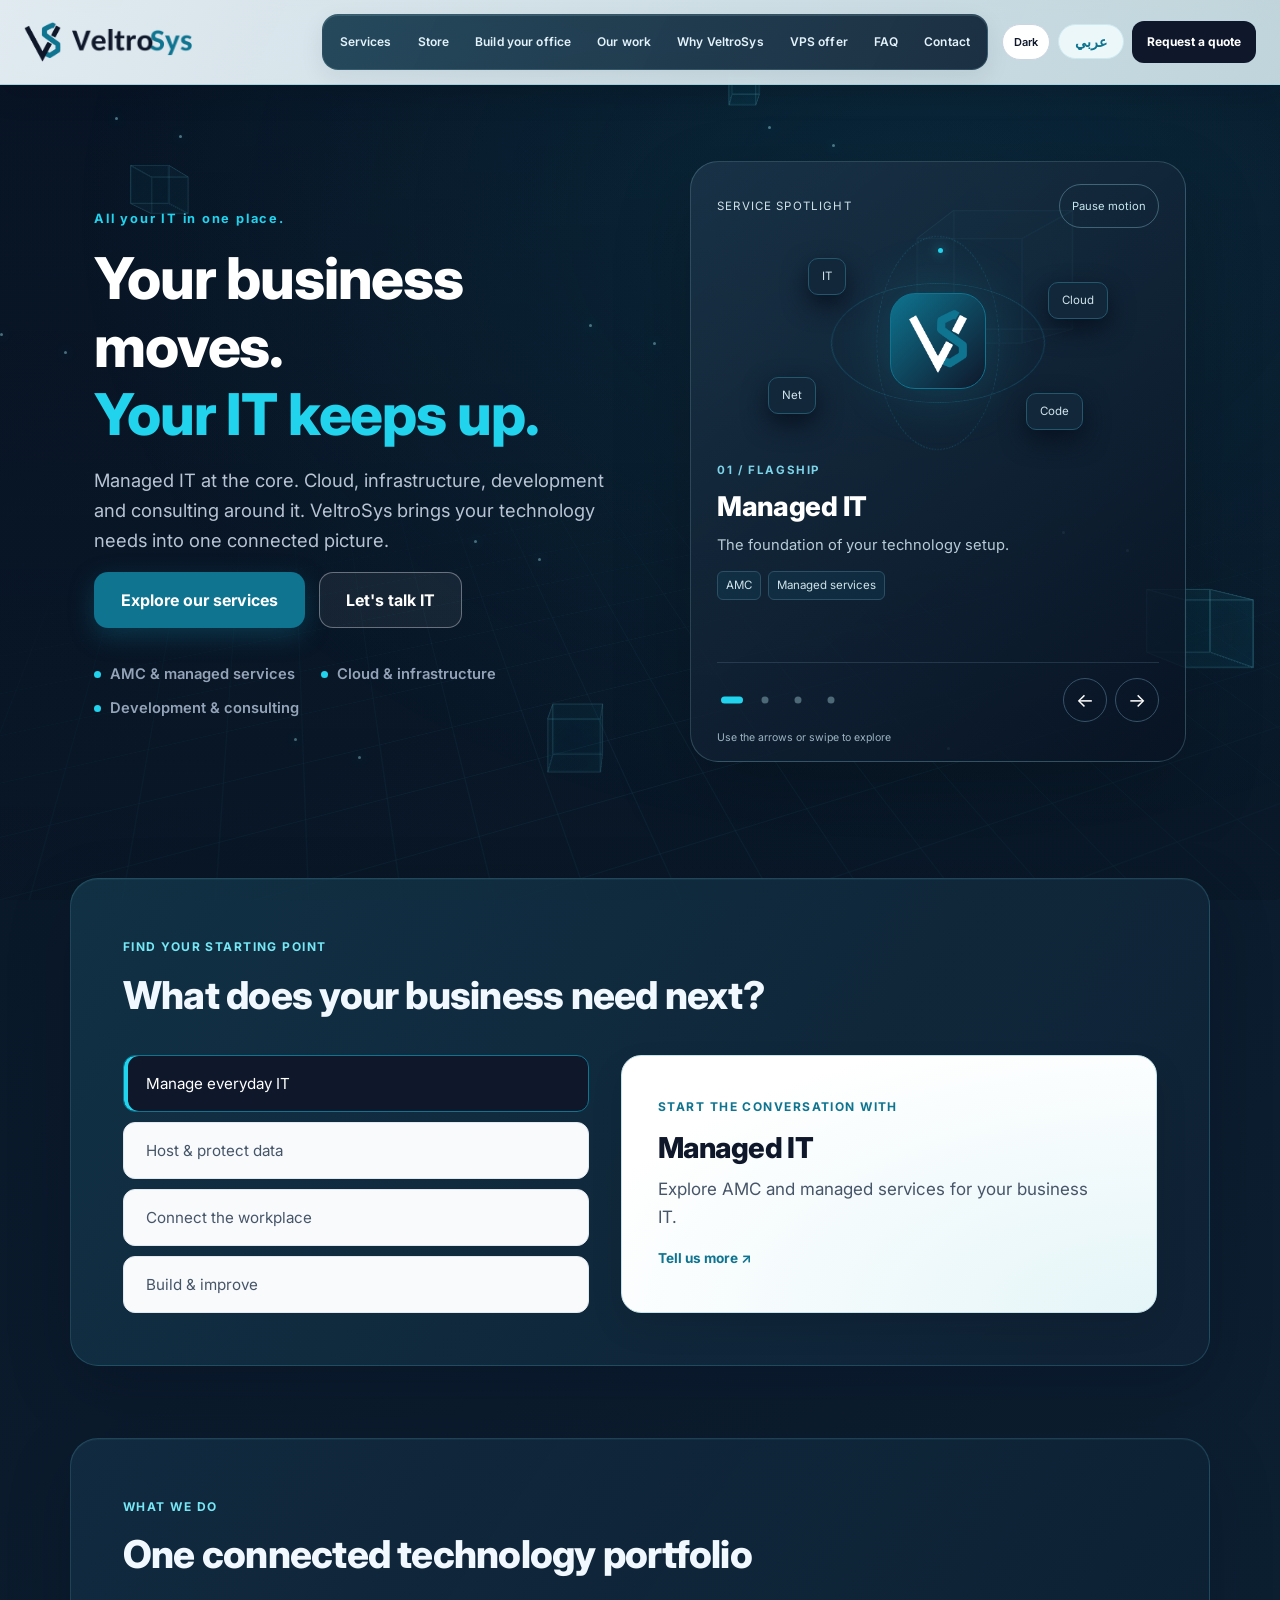
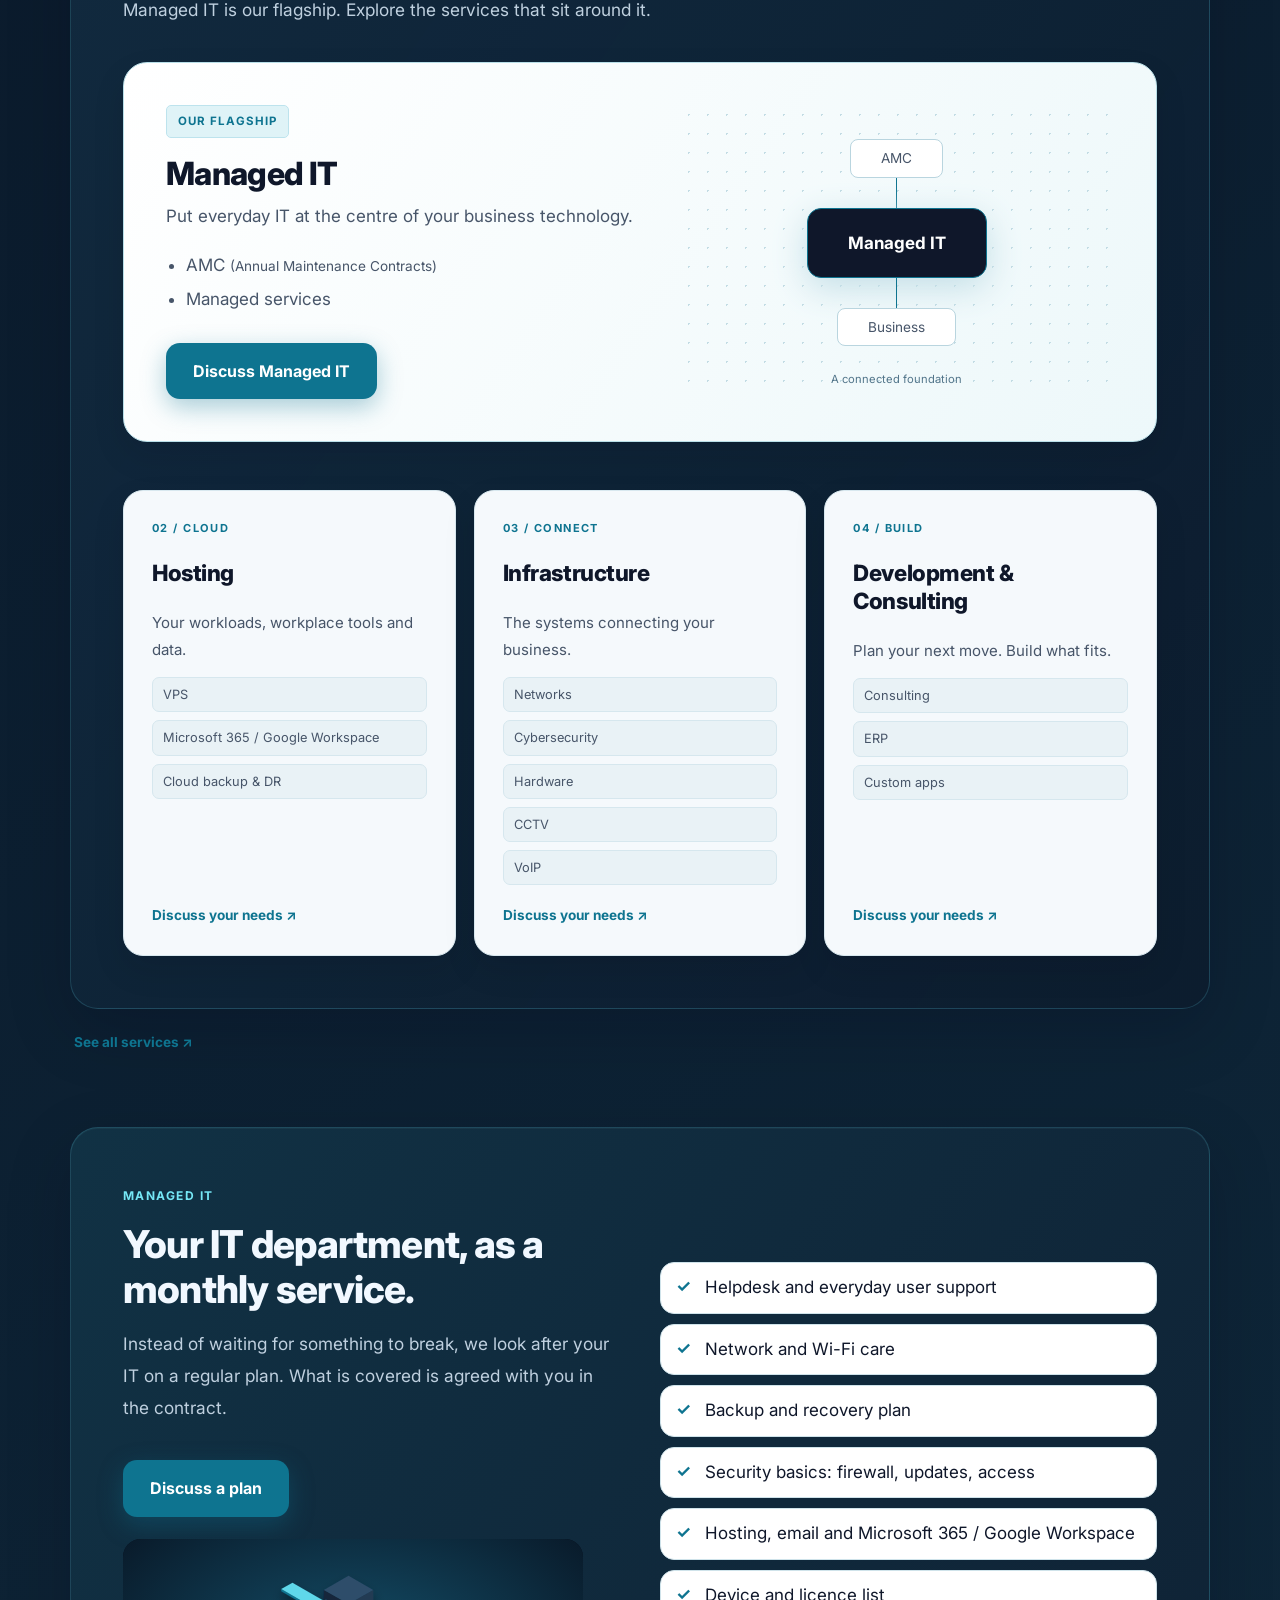
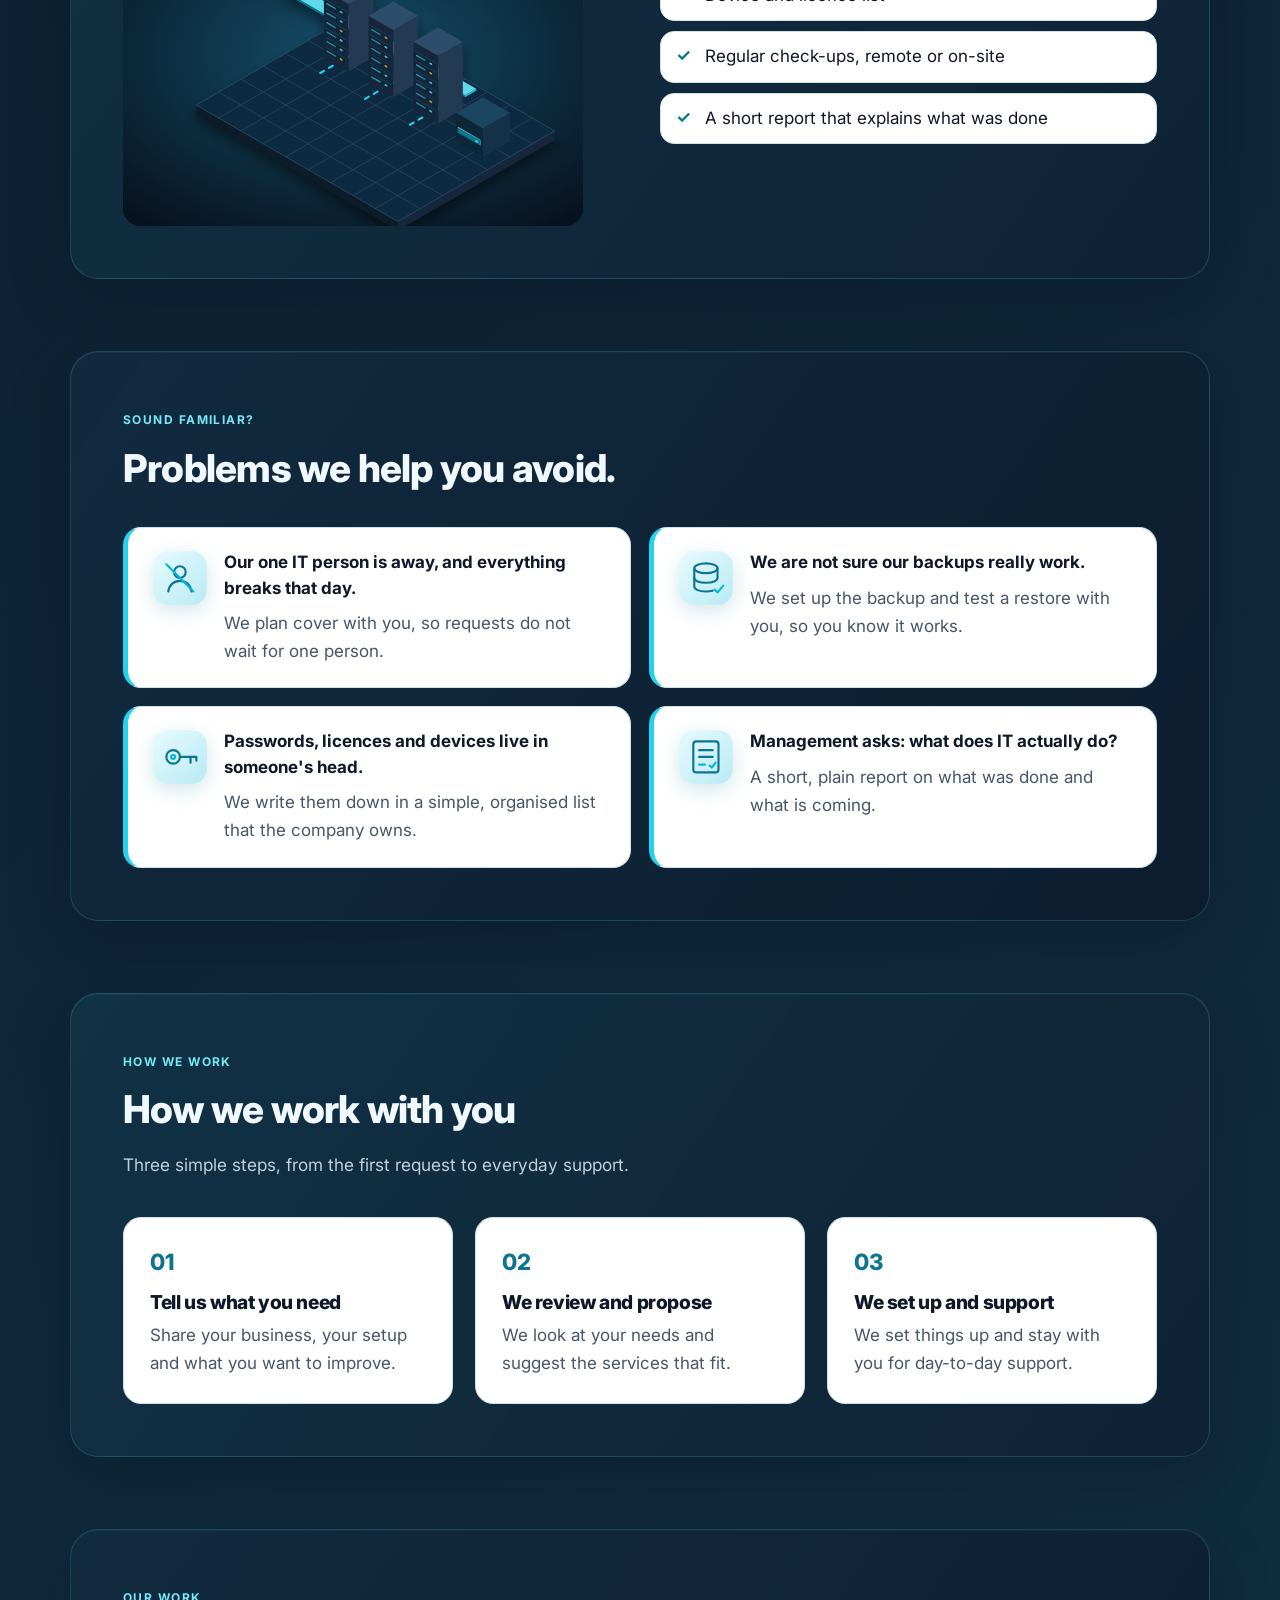
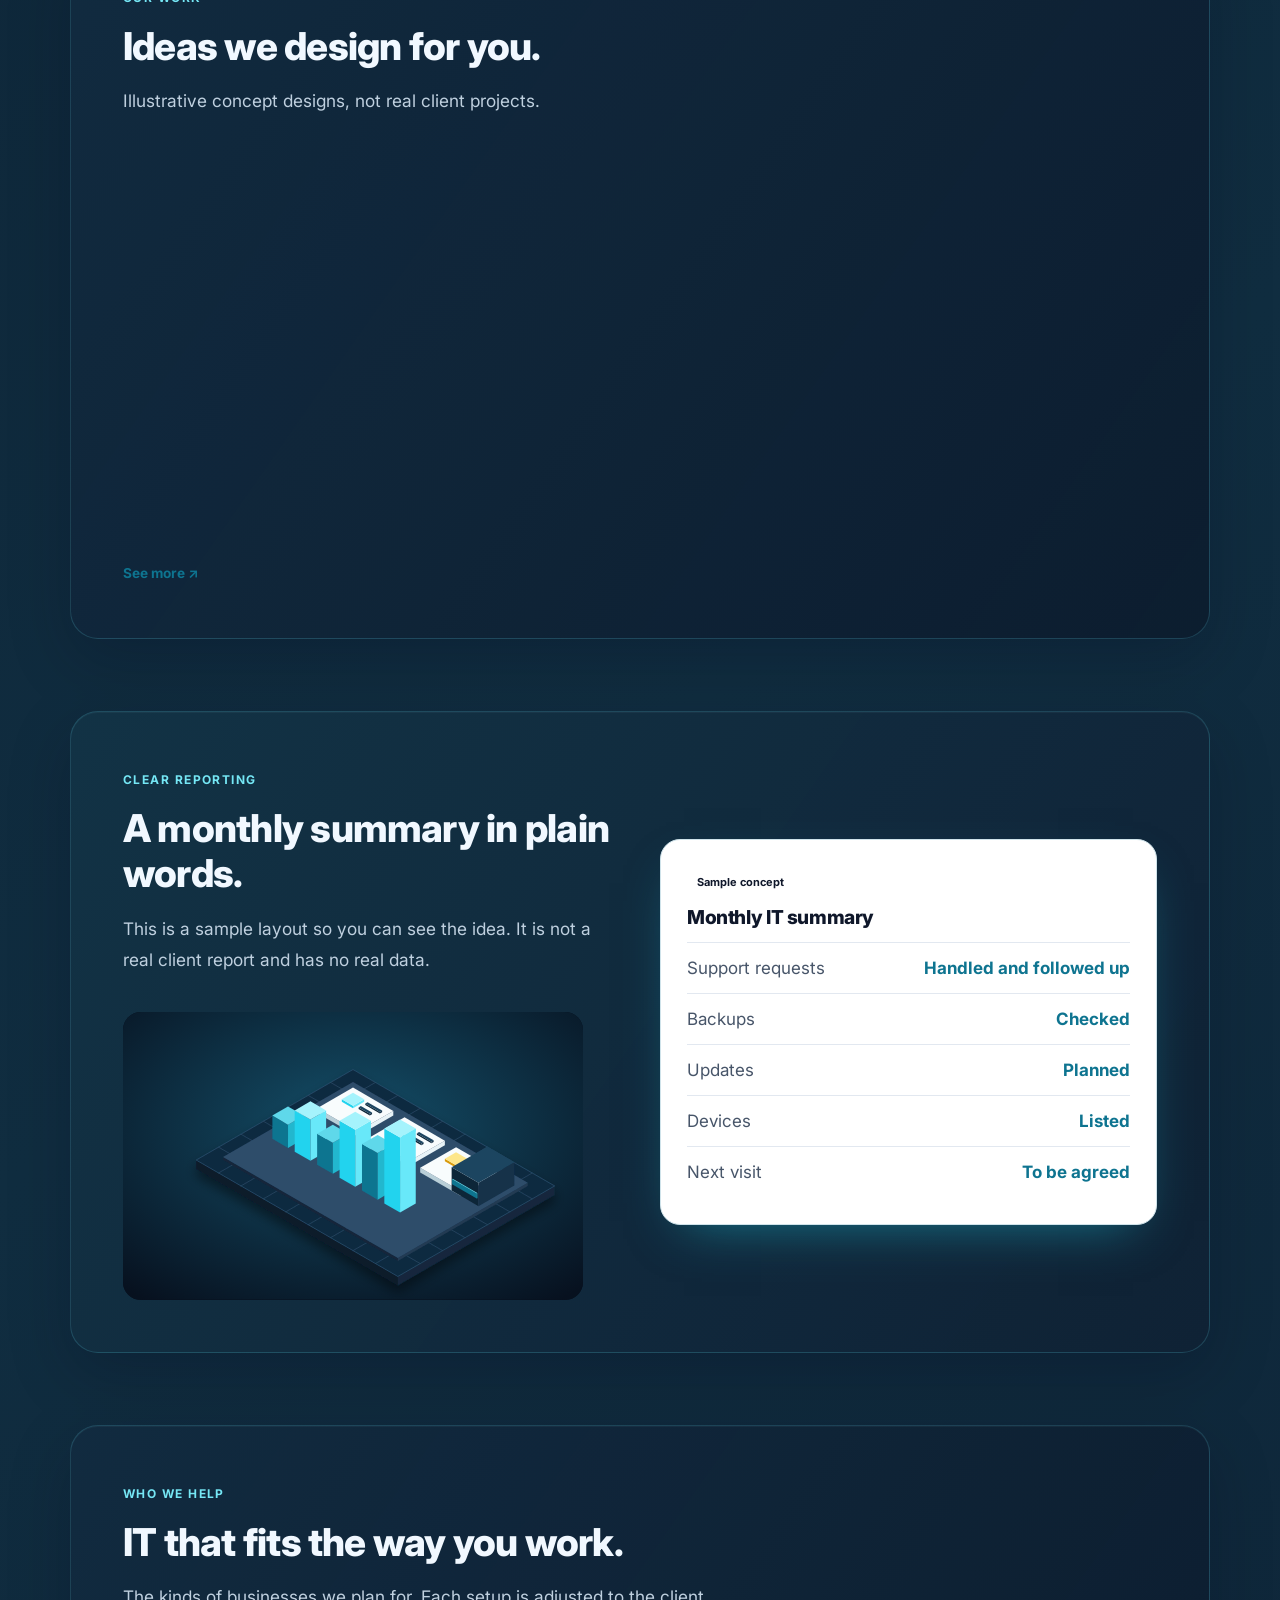
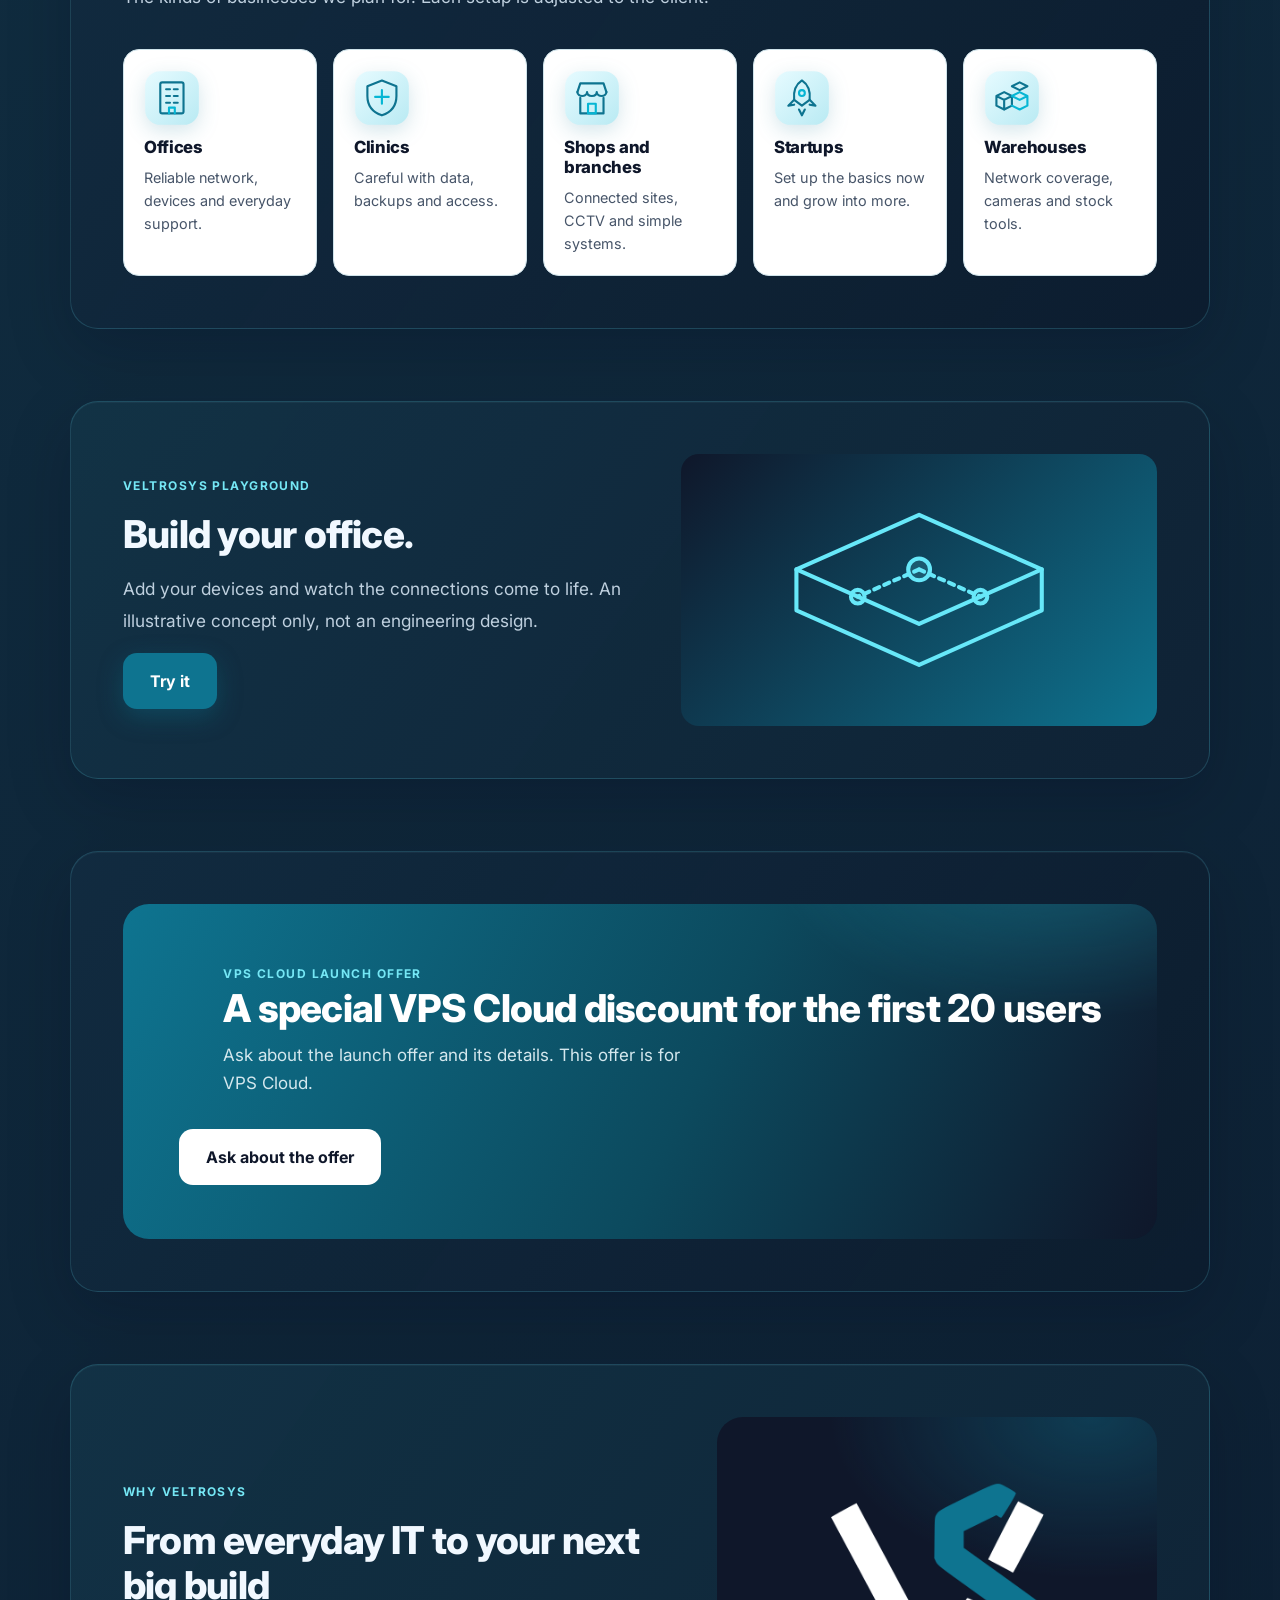
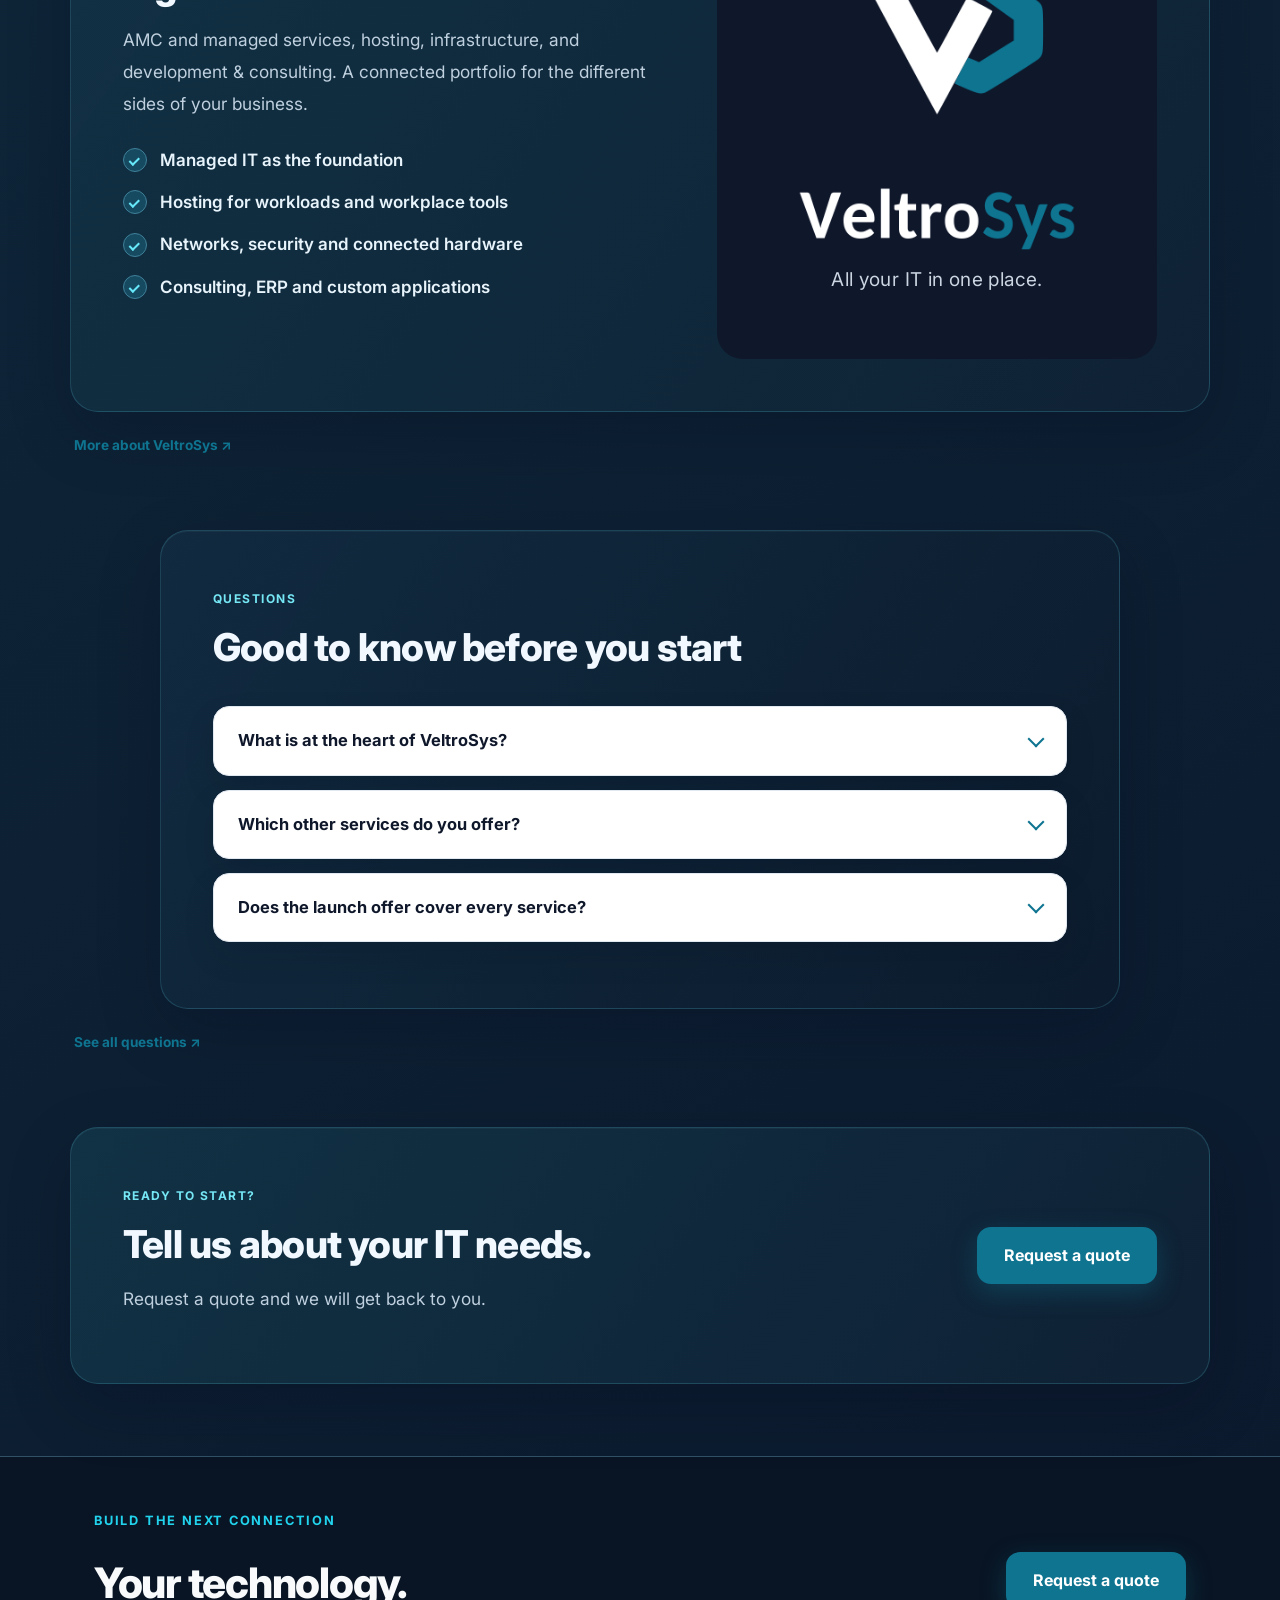
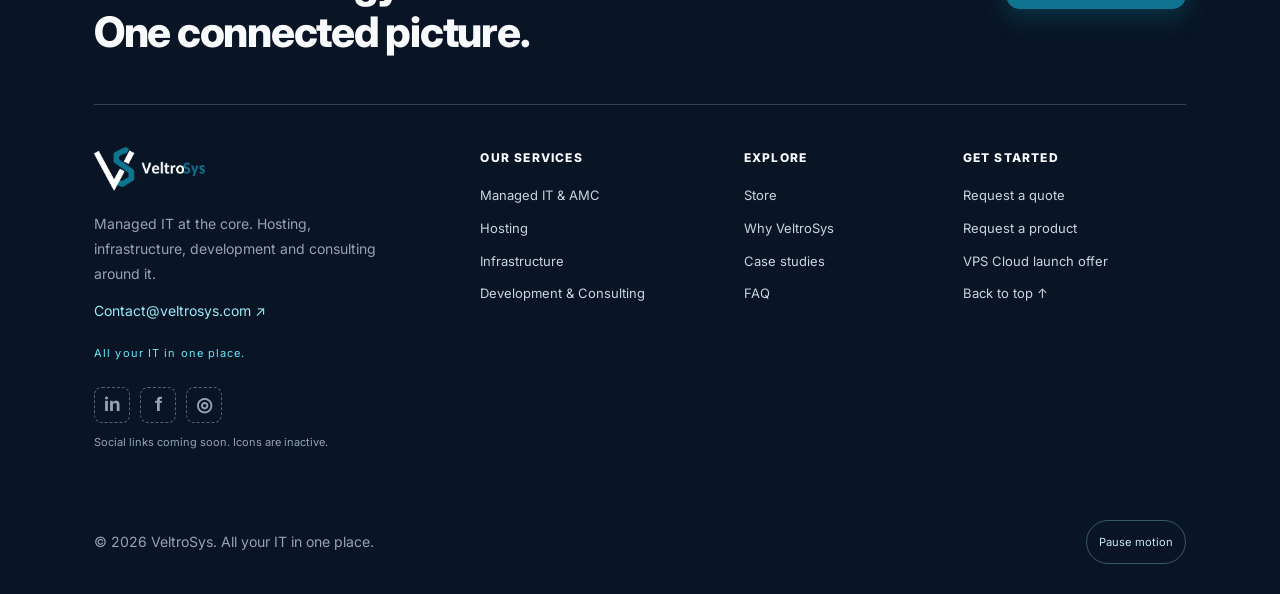
<file: index.html>
<!DOCTYPE html>

<html dir="ltr" lang="en">
<head>
<meta charset="utf-8"/>
<meta content="width=device-width, initial-scale=1.0" name="viewport"/>
<title>VeltroSys | All your IT in one place.</title>
<meta content="VeltroSys: Managed IT, hosting, infrastructure, development and consulting. All your IT in one place." name="description"/>
<link href="assets/img/favicon.png" rel="icon" type="image/png"/>
<link href="https://fonts.googleapis.com" rel="preconnect"/>
<link crossorigin="" href="https://fonts.gstatic.com" rel="preconnect"/>
<link href="https://fonts.googleapis.com/css2?family=Inter:wght@400;500;600;700;800&amp;family=IBM+Plex+Sans+Arabic:wght@400;500;600;700&amp;display=swap" rel="stylesheet"/>
<link href="assets/css/style.css?v=show2" rel="stylesheet"/>
</head>
<body>
<div class="vx-site" id="top" lang="en" dir="ltr">
<!-- ===================== Header ===================== -->
<header class="vx-header">
<div class="vx-container vx-header-inner">
<a aria-label="VeltroSys home" class="vx-brand" href="index.html">
<img alt="" aria-hidden="true" class="vx-brand-mark vx-logo-light" src="assets/img/logo-mark-navy.png"/><img alt="" aria-hidden="true" class="vx-brand-mark vx-logo-dark" src="assets/img/logo-mark-white.png"/><span class="vx-brand-word vx-logo-light" role="img" aria-label="VeltroSys"><img alt="" src="[data-uri]"/></span><span class="vx-brand-word vx-logo-dark" role="img" aria-label="VeltroSys"><img alt="" src="[data-uri]"/></span>
</a>
<nav aria-label="Main" class="vx-nav" id="vxNav">
<a data-i18n="nav.services" href="services.html">Services</a>
<a data-i18n="nav.store" href="store.html">Store</a>
<a href="office.html" data-i18n="nav.office" data-office-en="Build your office" data-office-ar="صمّم مكتبك">Build your office</a>
<a data-i18n="nav.work" href="case-studies.html">Our work</a>
<a data-i18n="nav.why" href="why.html">Why VeltroSys</a>
<a data-i18n="nav.offer" href="offer.html">VPS offer</a>
<a data-i18n="nav.faq" href="faq.html">FAQ</a>
<a data-i18n="nav.contact" href="contact.html">Contact</a>
</nav>
<div class="vx-header-actions">
<button class="vx-theme" id="vxTheme" type="button" aria-pressed="false">Dark</button>
<button aria-label="Switch language" class="vx-lang" id="vxLang" type="button">عربي</button>
<a class="vx-btn vx-btn-navy vx-btn-sm" data-i18n="nav.cta" href="contact.html">Request a quote</a>
<button aria-expanded="false" aria-label="Open menu" aria-controls="vxNav" class="vx-burger" id="vxBurger" type="button">
<span></span><span></span><span></span>
</button>
</div>
</div>
</header>
<main id="vxPage">
<!-- ===================== Hero ===================== -->
<section class="vx-hero"><div class="vx-aurora vx-aurora-a"></div><div class="vx-aurora vx-aurora-b"></div><div aria-hidden="true" class="vx-circuit"><i></i><i></i><i></i><i></i><i></i><i></i></div>
<div class="vx-hero-glow"></div>
<div class="vx-container vx-hero-inner">
<div class="vx-hero-copy">
<p class="vx-eyebrow vx-eyebrow-light" data-i18n="hero.eyebrow" dir="ltr">All your IT in one place.</p>
<h1 data-i18n="hero.title">Your business moves.<br/><span class="vx-accent">Your IT keeps up.</span></h1>
<p class="vx-lead" data-i18n="hero.lead">Managed IT at the core. Cloud, infrastructure, development and consulting around it. VeltroSys brings your technology needs into one connected picture.</p>
<div class="vx-hero-ctas">
<a class="vx-btn vx-btn-teal" data-i18n="hero.cta1" href="services.html">Explore our services</a>
<a class="vx-btn vx-btn-ghost" data-i18n="hero.cta2" href="contact.html">Let's talk IT</a>
</div>
<ul class="vx-hero-points">
<li data-i18n="hero.point1">AMC &amp; managed services</li>
<li data-i18n="hero.point2">Cloud &amp; infrastructure</li>
<li data-i18n="hero.point3">Development &amp; consulting</li>
</ul>
</div>
<div aria-label="Service spotlight" aria-roledescription="carousel" class="vx-spotlight">
<div class="vx-spot-top"><span data-i18n="spot.label">Service spotlight</span><button aria-pressed="false" class="vx-motion" id="vxMotion" type="button">Pause motion</button></div>
<div aria-hidden="true" class="vx-orbit"><div class="vx-orbit-ring"></div><div class="vx-orbit-ring vx-ring-two"></div><div class="vx-orbit-core"><img alt="" src="assets/img/logo-mark-white.png"/></div><span class="vx-satellite vx-sat-one">IT</span><span class="vx-satellite vx-sat-two">Cloud</span><span class="vx-satellite vx-sat-three">Code</span><span class="vx-satellite vx-sat-four">Net</span><span class="vx-packet"></span></div>
<div aria-live="polite" class="vx-slide-content" id="vxSlideContent"><span class="vx-slide-tag" id="vxSlideTag">01 / Flagship</span><h2 id="vxSlideTitle">Managed IT</h2><p id="vxSlideDesc">The foundation of your technology setup.</p><div class="vx-slide-chips" id="vxSlideChips"><span>AMC</span><span>Managed services</span></div></div>
<div class="vx-slider-bottom"><div aria-label="Choose a service" class="vx-slide-dots" dir="ltr" role="group"><button aria-label="Managed IT" aria-pressed="true" class="vx-active" data-slide="0" type="button"></button><button aria-label="Hosting" aria-pressed="false" data-slide="1" type="button"></button><button aria-label="Infrastructure" aria-pressed="false" data-slide="2" type="button"></button><button aria-label="Development and Consulting" aria-pressed="false" data-slide="3" type="button"></button></div><div class="vx-slide-arrows" dir="ltr"><button aria-label="Previous service" id="vxPrev" type="button">←</button><button aria-label="Next service" id="vxNext" type="button">→</button></div></div>
<p class="vx-slider-hint" data-i18n="spot.hint">Use the arrows or swipe to explore</p>
</div>
</div>
</section>
<!-- ===================== How it works ===================== -->
<section class="vx-section" id="how">
<div class="vx-container">
<div class="vx-section-head vx-reveal">
<p class="vx-eyebrow" data-i18n="how.eyebrow">Find your starting point</p>
<h2 data-i18n="how.title">What does your business need next?</h2>
</div>
<div class="vx-finder"><div aria-label="Your business need" class="vx-finder-choices" role="group"><button aria-pressed="true" class="vx-selected" data-i18n="find.b0" data-need="0" type="button">Manage everyday IT</button><button aria-pressed="false" data-i18n="find.b1" data-need="1" type="button">Host &amp; protect data</button><button aria-pressed="false" data-i18n="find.b2" data-need="2" type="button">Connect the workplace</button><button aria-pressed="false" data-i18n="find.b3" data-need="3" type="button">Build &amp; improve</button></div><div aria-live="polite" class="vx-finder-result"><span class="vx-eyebrow" data-i18n="find.label">Start the conversation with</span><h3 id="vxFindTitle">Managed IT</h3><p id="vxFindDesc">Explore AMC and managed services for your business IT.</p><a class="vx-text-link" data-i18n="find.cta" href="contact.html">Tell us more ↗</a></div></div>
</div>
</section>

<section class="vx-section vx-bg-soft" id="services">
<div class="vx-container">
<div class="vx-section-head vx-reveal">
<p class="vx-eyebrow" data-i18n="services.eyebrow">What we do</p>
<h2 data-i18n="services.title">One connected technology portfolio</h2>
<p class="vx-section-sub" data-i18n="services.sub">Managed IT is our flagship. Explore the services that sit around it.</p>
</div>
<div class="vx-portfolio">
<article class="vx-flagship vx-reveal"><div class="vx-flagship-copy"><span class="vx-badge" data-i18n="s.flag">Our flagship</span><h3 data-i18n="s.managedtitle">Managed IT</h3><p data-i18n="s.managed">Put everyday IT at the centre of your business technology.</p><ul><li>AMC <span data-i18n="s.amc">(Annual Maintenance Contracts)</span></li><li data-i18n="s.manageditem">Managed services</li></ul><a class="vx-btn vx-btn-teal" data-i18n="s.managedcta" href="contact.html">Discuss Managed IT</a></div><div aria-hidden="true" class="vx-foundation"><div class="vx-foundation-node">AMC</div><div class="vx-foundation-line"></div><div class="vx-foundation-main">Managed IT</div><div class="vx-foundation-line"></div><div class="vx-foundation-node">Business</div><span class="vx-foundation-caption">A connected foundation</span></div></article>
<div class="vx-grid vx-grid-3">
<article class="vx-card vx-reveal"><span class="vx-service-number">02 / CLOUD</span><h3 data-i18n="s.hostingtitle">Hosting</h3><p data-i18n="s.hosting">Your workloads, workplace tools and data.</p><ul class="vx-service-list"><li>VPS</li><li>Microsoft 365 / Google Workspace</li><li data-i18n="s.backup">Cloud backup &amp; DR</li></ul><a class="vx-text-link" data-i18n="s.discuss" href="contact.html">Discuss your needs ↗</a></article>
<article class="vx-card vx-reveal"><span class="vx-service-number">03 / CONNECT</span><h3 data-i18n="s.infratitle">Infrastructure</h3><p data-i18n="s.infra">The systems connecting your business.</p><ul class="vx-service-list"><li data-i18n="s.networks">Networks</li><li data-i18n="s.cyber">Cybersecurity</li><li data-i18n="s.hardware">Hardware</li><li>CCTV</li><li>VoIP</li></ul><a class="vx-text-link" data-i18n="s.discuss" href="contact.html">Discuss your needs ↗</a></article>
<article class="vx-card vx-reveal"><span class="vx-service-number">04 / BUILD</span><h3 data-i18n="s.devtitle">Development &amp; Consulting</h3><p data-i18n="s.dev">Plan your next move. Build what fits.</p><ul class="vx-service-list"><li data-i18n="s.consulting">Consulting</li><li>ERP</li><li data-i18n="s.apps">Custom apps</li></ul><a class="vx-text-link" data-i18n="s.discuss" href="contact.html">Discuss your needs ↗</a></article>
</div></div>
</div>
<div class="vx-home-more vx-home-more-out"><a class="vx-text-link" href="services.html" data-i18n="home.allservices">See all services ↗</a></div></section>
<section class="vx-section vx-bg-soft" id="included"><div class="vx-container vx-inc"><div class="vx-reveal"><div class="vx-section-head vx-reveal"><p class="vx-eyebrow" data-i18n="inc.eb">Managed IT</p><h2 data-i18n="inc.ti">Your IT department, as a monthly service.</h2><p class="vx-section-sub" data-i18n="inc.sub">Instead of waiting for something to break, we look after your IT on a regular plan. What is covered is agreed with you in the contract.</p></div><a class="vx-btn vx-btn-teal" href="contact.html" data-i18n="inc.cta">Discuss a plan</a><div class="vx-inc-vis"><svg viewBox="0 0 640 400" role="img" aria-label="Server room" class="vx-iso" aria-hidden="true" focusable="false"><defs><radialGradient id="bgSer" cx="50%" cy="40%" r="75%"><stop offset="0" stop-color="#14506a"/><stop offset="1" stop-color="#07111f"/></radialGradient><filter id="sh" x="-20%" y="-20%" width="140%" height="150%"><feDropShadow dx="0" dy="10" stdDeviation="8" flood-color="#000" flood-opacity=".45"/></filter></defs><rect width="640" height="400" fill="url(#bgSer)"/><g transform="translate(0,45)"><g filter="url(#sh)"><g opacity="1" ><polygon points="101.8,186.0 382.4,348.0 382.4,360.6 101.8,198.6" fill="#0b1b2b"/><polygon points="382.4,348.0 600.6,222.0 600.6,234.6 382.4,360.6" fill="#12283c"/><polygon points="320.0,60.0 600.6,222.0 382.4,348.0 101.8,186.0" fill="#18344d"/></g><polygon points="320.0,60.0 600.6,222.0 382.4,348.0 101.8,186.0" fill="#0e2a40" opacity="0.9" stroke="#2e5575" stroke-width="1"/><line x1="351.2" y1="78.0" x2="132.9" y2="204.0" stroke="#2a4a66" stroke-width="1" stroke-linecap="round"  /><line x1="382.4" y1="96.0" x2="164.1" y2="222.0" stroke="#2a4a66" stroke-width="1" stroke-linecap="round"  /><line x1="413.5" y1="114.0" x2="195.3" y2="240.0" stroke="#2a4a66" stroke-width="1" stroke-linecap="round"  /><line x1="444.7" y1="132.0" x2="226.5" y2="258.0" stroke="#2a4a66" stroke-width="1" stroke-linecap="round"  /><line x1="475.9" y1="150.0" x2="257.6" y2="276.0" stroke="#2a4a66" stroke-width="1" stroke-linecap="round"  /><line x1="507.1" y1="168.0" x2="288.8" y2="294.0" stroke="#2a4a66" stroke-width="1" stroke-linecap="round"  /><line x1="538.2" y1="186.0" x2="320.0" y2="312.0" stroke="#2a4a66" stroke-width="1" stroke-linecap="round"  /><line x1="569.4" y1="204.0" x2="351.2" y2="330.0" stroke="#2a4a66" stroke-width="1" stroke-linecap="round"  /><line x1="288.8" y1="78.0" x2="569.4" y2="240.0" stroke="#2a4a66" stroke-width="1" stroke-linecap="round"  /><line x1="257.6" y1="96.0" x2="538.2" y2="258.0" stroke="#2a4a66" stroke-width="1" stroke-linecap="round"  /><line x1="226.5" y1="114.0" x2="507.1" y2="276.0" stroke="#2a4a66" stroke-width="1" stroke-linecap="round"  /><line x1="195.3" y1="132.0" x2="475.9" y2="294.0" stroke="#2a4a66" stroke-width="1" stroke-linecap="round"  /><line x1="164.1" y1="150.0" x2="444.7" y2="312.0" stroke="#2a4a66" stroke-width="1" stroke-linecap="round"  /><line x1="132.9" y1="168.0" x2="413.5" y2="330.0" stroke="#2a4a66" stroke-width="1" stroke-linecap="round"  /><g opacity="1" ><polygon points="220.2,24.7 475.9,172.3 475.9,175.2 220.2,27.6" fill="#0e7490"/><polygon points="475.9,172.3 491.5,163.3 491.5,166.2 475.9,175.2" fill="#22b7ce"/><polygon points="235.8,15.7 491.5,163.3 475.9,172.3 220.2,24.7" fill="#5fd8ea"/></g><line x1="340.3" y1="103.4" x2="271.7" y2="143.0" stroke="#22d3ee" stroke-width="3" stroke-linecap="round" stroke-dasharray="6 8" class="vx-flow"/><line x1="402.6" y1="139.4" x2="334.0" y2="179.0" stroke="#22d3ee" stroke-width="3" stroke-linecap="round" stroke-dasharray="6 8" class="vx-flow"/><line x1="465.0" y1="175.4" x2="396.4" y2="215.0" stroke="#22d3ee" stroke-width="3" stroke-linecap="round" stroke-dasharray="6 8" class="vx-flow"/><g opacity="1" ><polygon points="279.5,25.8 313.8,45.6 313.8,139.2 279.5,119.4" fill="#14263a"/><polygon points="313.8,45.6 348.1,25.8 348.1,119.4 313.8,139.2" fill="#223a52"/><polygon points="313.8,6.0 348.1,25.8 313.8,45.6 279.5,25.8" fill="#2e4d6b"/></g><g opacity="1" ><polygon points="281.0,105.2 310.3,122.1 310.3,129.3 281.0,112.4" fill="#0f2638"/><polygon points="310.3,122.1 311.3,121.6 311.3,128.8 310.3,129.3" fill="#16324a"/><polygon points="282.0,104.6 311.3,121.6 310.3,122.1 281.0,105.2" fill="#1d4560"/></g><g opacity="1" ><polygon points="301.6,121.0 304.7,122.8 304.7,124.6 301.6,122.8" fill="#d99a0b"/><polygon points="304.7,122.8 305.3,122.5 305.3,124.3 304.7,124.6" fill="#fbbf24"/><polygon points="302.2,120.7 305.3,122.5 304.7,122.8 301.6,121.0" fill="#fde68a"/></g><g opacity="1" ><polygon points="282.9,110.6 295.4,117.8 295.4,119.2 282.9,112.0" fill="#0e7490"/><polygon points="295.4,117.8 296.0,117.4 296.0,118.9 295.4,119.2" fill="#22b7ce"/><polygon points="283.5,110.2 296.0,117.4 295.4,117.8 282.9,110.6" fill="#5fd8ea"/></g><g opacity="1" ><polygon points="281.0,92.0 310.3,108.9 310.3,116.1 281.0,99.2" fill="#0f2638"/><polygon points="310.3,108.9 311.3,108.4 311.3,115.6 310.3,116.1" fill="#16324a"/><polygon points="282.0,91.4 311.3,108.4 310.3,108.9 281.0,92.0" fill="#1d4560"/></g><g opacity="1" ><polygon points="301.6,107.8 304.7,109.6 304.7,111.4 301.6,109.6" fill="#22d3ee"/><polygon points="304.7,109.6 305.3,109.3 305.3,111.1 304.7,111.4" fill="#67e8f9"/><polygon points="302.2,107.5 305.3,109.3 304.7,109.6 301.6,107.8" fill="#a5f3fc"/></g><g opacity="1" ><polygon points="282.9,97.4 295.4,104.6 295.4,106.0 282.9,98.8" fill="#0e7490"/><polygon points="295.4,104.6 296.0,104.2 296.0,105.7 295.4,106.0" fill="#22b7ce"/><polygon points="283.5,97.0 296.0,104.2 295.4,104.6 282.9,97.4" fill="#5fd8ea"/></g><g opacity="1" ><polygon points="281.0,78.8 310.3,95.7 310.3,102.9 281.0,86.0" fill="#0f2638"/><polygon points="310.3,95.7 311.3,95.2 311.3,102.4 310.3,102.9" fill="#16324a"/><polygon points="282.0,78.2 311.3,95.2 310.3,95.7 281.0,78.8" fill="#1d4560"/></g><g opacity="1" ><polygon points="301.6,94.6 304.7,96.4 304.7,98.2 301.6,96.4" fill="#22d3ee"/><polygon points="304.7,96.4 305.3,96.1 305.3,97.9 304.7,98.2" fill="#67e8f9"/><polygon points="302.2,94.3 305.3,96.1 304.7,96.4 301.6,94.6" fill="#a5f3fc"/></g><g opacity="1" ><polygon points="282.9,84.2 295.4,91.4 295.4,92.8 282.9,85.6" fill="#0e7490"/><polygon points="295.4,91.4 296.0,91.0 296.0,92.5 295.4,92.8" fill="#22b7ce"/><polygon points="283.5,83.8 296.0,91.0 295.4,91.4 282.9,84.2" fill="#5fd8ea"/></g><g opacity="1" ><polygon points="281.0,65.6 310.3,82.5 310.3,89.7 281.0,72.8" fill="#0f2638"/><polygon points="310.3,82.5 311.3,82.0 311.3,89.2 310.3,89.7" fill="#16324a"/><polygon points="282.0,65.0 311.3,82.0 310.3,82.5 281.0,65.6" fill="#1d4560"/></g><g opacity="1" ><polygon points="301.6,81.4 304.7,83.2 304.7,85.0 301.6,83.2" fill="#d99a0b"/><polygon points="304.7,83.2 305.3,82.9 305.3,84.7 304.7,85.0" fill="#fbbf24"/><polygon points="302.2,81.1 305.3,82.9 304.7,83.2 301.6,81.4" fill="#fde68a"/></g><g opacity="1" ><polygon points="282.9,71.0 295.4,78.2 295.4,79.6 282.9,72.4" fill="#0e7490"/><polygon points="295.4,78.2 296.0,77.8 296.0,79.3 295.4,79.6" fill="#22b7ce"/><polygon points="283.5,70.6 296.0,77.8 295.4,78.2 282.9,71.0" fill="#5fd8ea"/></g><g opacity="1" ><polygon points="281.0,52.4 310.3,69.3 310.3,76.5 281.0,59.6" fill="#0f2638"/><polygon points="310.3,69.3 311.3,68.8 311.3,76.0 310.3,76.5" fill="#16324a"/><polygon points="282.0,51.8 311.3,68.8 310.3,69.3 281.0,52.4" fill="#1d4560"/></g><g opacity="1" ><polygon points="301.6,68.2 304.7,70.0 304.7,71.8 301.6,70.0" fill="#22d3ee"/><polygon points="304.7,70.0 305.3,69.7 305.3,71.5 304.7,71.8" fill="#67e8f9"/><polygon points="302.2,67.9 305.3,69.7 304.7,70.0 301.6,68.2" fill="#a5f3fc"/></g><g opacity="1" ><polygon points="282.9,57.8 295.4,65.0 295.4,66.4 282.9,59.2" fill="#0e7490"/><polygon points="295.4,65.0 296.0,64.6 296.0,66.1 295.4,66.4" fill="#22b7ce"/><polygon points="283.5,57.4 296.0,64.6 295.4,65.0 282.9,57.8" fill="#5fd8ea"/></g><g opacity="1" ><polygon points="281.0,39.2 310.3,56.1 310.3,63.3 281.0,46.4" fill="#0f2638"/><polygon points="310.3,56.1 311.3,55.6 311.3,62.8 310.3,63.3" fill="#16324a"/><polygon points="282.0,38.6 311.3,55.6 310.3,56.1 281.0,39.2" fill="#1d4560"/></g><g opacity="1" ><polygon points="301.6,55.0 304.7,56.8 304.7,58.6 301.6,56.8" fill="#22d3ee"/><polygon points="304.7,56.8 305.3,56.5 305.3,58.3 304.7,58.6" fill="#67e8f9"/><polygon points="302.2,54.7 305.3,56.5 304.7,56.8 301.6,55.0" fill="#a5f3fc"/></g><g opacity="1" ><polygon points="282.9,44.6 295.4,51.8 295.4,53.2 282.9,46.0" fill="#0e7490"/><polygon points="295.4,51.8 296.0,51.4 296.0,52.9 295.4,53.2" fill="#22b7ce"/><polygon points="283.5,44.2 296.0,51.4 295.4,51.8 282.9,44.6" fill="#5fd8ea"/></g><g opacity="1" ><polygon points="341.8,61.8 376.1,81.6 376.1,175.2 341.8,155.4" fill="#14263a"/><polygon points="376.1,81.6 410.4,61.8 410.4,155.4 376.1,175.2" fill="#223a52"/><polygon points="376.1,42.0 410.4,61.8 376.1,81.6 341.8,61.8" fill="#2e4d6b"/></g><g opacity="1" ><polygon points="343.4,141.2 372.7,158.1 372.7,165.3 343.4,148.4" fill="#0f2638"/><polygon points="372.7,158.1 373.6,157.6 373.6,164.8 372.7,165.3" fill="#16324a"/><polygon points="344.3,140.6 373.6,157.6 372.7,158.1 343.4,141.2" fill="#1d4560"/></g><g opacity="1" ><polygon points="364.0,157.0 367.1,158.8 367.1,160.6 364.0,158.8" fill="#22d3ee"/><polygon points="367.1,158.8 367.7,158.5 367.7,160.3 367.1,160.6" fill="#67e8f9"/><polygon points="364.6,156.7 367.7,158.5 367.1,158.8 364.0,157.0" fill="#a5f3fc"/></g><g opacity="1" ><polygon points="345.3,146.6 357.7,153.8 357.7,155.2 345.3,148.0" fill="#0e7490"/><polygon points="357.7,153.8 358.3,153.4 358.3,154.9 357.7,155.2" fill="#22b7ce"/><polygon points="345.9,146.2 358.3,153.4 357.7,153.8 345.3,146.6" fill="#5fd8ea"/></g><g opacity="1" ><polygon points="343.4,128.0 372.7,144.9 372.7,152.1 343.4,135.2" fill="#0f2638"/><polygon points="372.7,144.9 373.6,144.4 373.6,151.6 372.7,152.1" fill="#16324a"/><polygon points="344.3,127.4 373.6,144.4 372.7,144.9 343.4,128.0" fill="#1d4560"/></g><g opacity="1" ><polygon points="364.0,143.8 367.1,145.6 367.1,147.4 364.0,145.6" fill="#22d3ee"/><polygon points="367.1,145.6 367.7,145.3 367.7,147.1 367.1,147.4" fill="#67e8f9"/><polygon points="364.6,143.5 367.7,145.3 367.1,145.6 364.0,143.8" fill="#a5f3fc"/></g><g opacity="1" ><polygon points="345.3,133.4 357.7,140.6 357.7,142.0 345.3,134.8" fill="#0e7490"/><polygon points="357.7,140.6 358.3,140.2 358.3,141.7 357.7,142.0" fill="#22b7ce"/><polygon points="345.9,133.0 358.3,140.2 357.7,140.6 345.3,133.4" fill="#5fd8ea"/></g><g opacity="1" ><polygon points="343.4,114.8 372.7,131.7 372.7,138.9 343.4,122.0" fill="#0f2638"/><polygon points="372.7,131.7 373.6,131.2 373.6,138.4 372.7,138.9" fill="#16324a"/><polygon points="344.3,114.2 373.6,131.2 372.7,131.7 343.4,114.8" fill="#1d4560"/></g><g opacity="1" ><polygon points="364.0,130.6 367.1,132.4 367.1,134.2 364.0,132.4" fill="#d99a0b"/><polygon points="367.1,132.4 367.7,132.1 367.7,133.9 367.1,134.2" fill="#fbbf24"/><polygon points="364.6,130.3 367.7,132.1 367.1,132.4 364.0,130.6" fill="#fde68a"/></g><g opacity="1" ><polygon points="345.3,120.2 357.7,127.4 357.7,128.8 345.3,121.6" fill="#0e7490"/><polygon points="357.7,127.4 358.3,127.0 358.3,128.5 357.7,128.8" fill="#22b7ce"/><polygon points="345.9,119.8 358.3,127.0 357.7,127.4 345.3,120.2" fill="#5fd8ea"/></g><g opacity="1" ><polygon points="343.4,101.6 372.7,118.5 372.7,125.7 343.4,108.8" fill="#0f2638"/><polygon points="372.7,118.5 373.6,118.0 373.6,125.2 372.7,125.7" fill="#16324a"/><polygon points="344.3,101.0 373.6,118.0 372.7,118.5 343.4,101.6" fill="#1d4560"/></g><g opacity="1" ><polygon points="364.0,117.4 367.1,119.2 367.1,121.0 364.0,119.2" fill="#22d3ee"/><polygon points="367.1,119.2 367.7,118.9 367.7,120.7 367.1,121.0" fill="#67e8f9"/><polygon points="364.6,117.1 367.7,118.9 367.1,119.2 364.0,117.4" fill="#a5f3fc"/></g><g opacity="1" ><polygon points="345.3,107.0 357.7,114.2 357.7,115.6 345.3,108.4" fill="#0e7490"/><polygon points="357.7,114.2 358.3,113.8 358.3,115.3 357.7,115.6" fill="#22b7ce"/><polygon points="345.9,106.6 358.3,113.8 357.7,114.2 345.3,107.0" fill="#5fd8ea"/></g><g opacity="1" ><polygon points="343.4,88.4 372.7,105.3 372.7,112.5 343.4,95.6" fill="#0f2638"/><polygon points="372.7,105.3 373.6,104.8 373.6,112.0 372.7,112.5" fill="#16324a"/><polygon points="344.3,87.8 373.6,104.8 372.7,105.3 343.4,88.4" fill="#1d4560"/></g><g opacity="1" ><polygon points="364.0,104.2 367.1,106.0 367.1,107.8 364.0,106.0" fill="#22d3ee"/><polygon points="367.1,106.0 367.7,105.7 367.7,107.5 367.1,107.8" fill="#67e8f9"/><polygon points="364.6,103.9 367.7,105.7 367.1,106.0 364.0,104.2" fill="#a5f3fc"/></g><g opacity="1" ><polygon points="345.3,93.8 357.7,101.0 357.7,102.4 345.3,95.2" fill="#0e7490"/><polygon points="357.7,101.0 358.3,100.6 358.3,102.1 357.7,102.4" fill="#22b7ce"/><polygon points="345.9,93.4 358.3,100.6 357.7,101.0 345.3,93.8" fill="#5fd8ea"/></g><g opacity="1" ><polygon points="343.4,75.2 372.7,92.1 372.7,99.3 343.4,82.4" fill="#0f2638"/><polygon points="372.7,92.1 373.6,91.6 373.6,98.8 372.7,99.3" fill="#16324a"/><polygon points="344.3,74.6 373.6,91.6 372.7,92.1 343.4,75.2" fill="#1d4560"/></g><g opacity="1" ><polygon points="364.0,91.0 367.1,92.8 367.1,94.6 364.0,92.8" fill="#d99a0b"/><polygon points="367.1,92.8 367.7,92.5 367.7,94.3 367.1,94.6" fill="#fbbf24"/><polygon points="364.6,90.7 367.7,92.5 367.1,92.8 364.0,91.0" fill="#fde68a"/></g><g opacity="1" ><polygon points="345.3,80.6 357.7,87.8 357.7,89.2 345.3,82.0" fill="#0e7490"/><polygon points="357.7,87.8 358.3,87.4 358.3,88.9 357.7,89.2" fill="#22b7ce"/><polygon points="345.9,80.2 358.3,87.4 357.7,87.8 345.3,80.6" fill="#5fd8ea"/></g><g opacity="1" ><polygon points="404.2,97.8 438.5,117.6 438.5,211.2 404.2,191.4" fill="#14263a"/><polygon points="438.5,117.6 472.8,97.8 472.8,191.4 438.5,211.2" fill="#223a52"/><polygon points="438.5,78.0 472.8,97.8 438.5,117.6 404.2,97.8" fill="#2e4d6b"/></g><g opacity="1" ><polygon points="405.7,177.2 435.0,194.1 435.0,201.3 405.7,184.4" fill="#0f2638"/><polygon points="435.0,194.1 436.0,193.6 436.0,200.8 435.0,201.3" fill="#16324a"/><polygon points="406.7,176.6 436.0,193.6 435.0,194.1 405.7,177.2" fill="#1d4560"/></g><g opacity="1" ><polygon points="426.3,193.0 429.4,194.8 429.4,196.6 426.3,194.8" fill="#22d3ee"/><polygon points="429.4,194.8 430.1,194.5 430.1,196.3 429.4,196.6" fill="#67e8f9"/><polygon points="426.9,192.7 430.1,194.5 429.4,194.8 426.3,193.0" fill="#a5f3fc"/></g><g opacity="1" ><polygon points="407.6,182.6 420.1,189.8 420.1,191.2 407.6,184.0" fill="#0e7490"/><polygon points="420.1,189.8 420.7,189.4 420.7,190.9 420.1,191.2" fill="#22b7ce"/><polygon points="408.2,182.2 420.7,189.4 420.1,189.8 407.6,182.6" fill="#5fd8ea"/></g><g opacity="1" ><polygon points="405.7,164.0 435.0,180.9 435.0,188.1 405.7,171.2" fill="#0f2638"/><polygon points="435.0,180.9 436.0,180.4 436.0,187.6 435.0,188.1" fill="#16324a"/><polygon points="406.7,163.4 436.0,180.4 435.0,180.9 405.7,164.0" fill="#1d4560"/></g><g opacity="1" ><polygon points="426.3,179.8 429.4,181.6 429.4,183.4 426.3,181.6" fill="#d99a0b"/><polygon points="429.4,181.6 430.1,181.3 430.1,183.1 429.4,183.4" fill="#fbbf24"/><polygon points="426.9,179.5 430.1,181.3 429.4,181.6 426.3,179.8" fill="#fde68a"/></g><g opacity="1" ><polygon points="407.6,169.4 420.1,176.6 420.1,178.0 407.6,170.8" fill="#0e7490"/><polygon points="420.1,176.6 420.7,176.2 420.7,177.7 420.1,178.0" fill="#22b7ce"/><polygon points="408.2,169.0 420.7,176.2 420.1,176.6 407.6,169.4" fill="#5fd8ea"/></g><g opacity="1" ><polygon points="405.7,150.8 435.0,167.7 435.0,174.9 405.7,158.0" fill="#0f2638"/><polygon points="435.0,167.7 436.0,167.2 436.0,174.4 435.0,174.9" fill="#16324a"/><polygon points="406.7,150.2 436.0,167.2 435.0,167.7 405.7,150.8" fill="#1d4560"/></g><g opacity="1" ><polygon points="426.3,166.6 429.4,168.4 429.4,170.2 426.3,168.4" fill="#22d3ee"/><polygon points="429.4,168.4 430.1,168.1 430.1,169.9 429.4,170.2" fill="#67e8f9"/><polygon points="426.9,166.3 430.1,168.1 429.4,168.4 426.3,166.6" fill="#a5f3fc"/></g><g opacity="1" ><polygon points="407.6,156.2 420.1,163.4 420.1,164.8 407.6,157.6" fill="#0e7490"/><polygon points="420.1,163.4 420.7,163.0 420.7,164.5 420.1,164.8" fill="#22b7ce"/><polygon points="408.2,155.8 420.7,163.0 420.1,163.4 407.6,156.2" fill="#5fd8ea"/></g><g opacity="1" ><polygon points="405.7,137.6 435.0,154.5 435.0,161.7 405.7,144.8" fill="#0f2638"/><polygon points="435.0,154.5 436.0,154.0 436.0,161.2 435.0,161.7" fill="#16324a"/><polygon points="406.7,137.0 436.0,154.0 435.0,154.5 405.7,137.6" fill="#1d4560"/></g><g opacity="1" ><polygon points="426.3,153.4 429.4,155.2 429.4,157.0 426.3,155.2" fill="#22d3ee"/><polygon points="429.4,155.2 430.1,154.9 430.1,156.7 429.4,157.0" fill="#67e8f9"/><polygon points="426.9,153.1 430.1,154.9 429.4,155.2 426.3,153.4" fill="#a5f3fc"/></g><g opacity="1" ><polygon points="407.6,143.0 420.1,150.2 420.1,151.6 407.6,144.4" fill="#0e7490"/><polygon points="420.1,150.2 420.7,149.8 420.7,151.3 420.1,151.6" fill="#22b7ce"/><polygon points="408.2,142.6 420.7,149.8 420.1,150.2 407.6,143.0" fill="#5fd8ea"/></g><g opacity="1" ><polygon points="405.7,124.4 435.0,141.3 435.0,148.5 405.7,131.6" fill="#0f2638"/><polygon points="435.0,141.3 436.0,140.8 436.0,148.0 435.0,148.5" fill="#16324a"/><polygon points="406.7,123.8 436.0,140.8 435.0,141.3 405.7,124.4" fill="#1d4560"/></g><g opacity="1" ><polygon points="426.3,140.2 429.4,142.0 429.4,143.8 426.3,142.0" fill="#d99a0b"/><polygon points="429.4,142.0 430.1,141.7 430.1,143.5 429.4,143.8" fill="#fbbf24"/><polygon points="426.9,139.9 430.1,141.7 429.4,142.0 426.3,140.2" fill="#fde68a"/></g><g opacity="1" ><polygon points="407.6,129.8 420.1,137.0 420.1,138.4 407.6,131.2" fill="#0e7490"/><polygon points="420.1,137.0 420.7,136.6 420.7,138.1 420.1,138.4" fill="#22b7ce"/><polygon points="408.2,129.4 420.7,136.6 420.1,137.0 407.6,129.8" fill="#5fd8ea"/></g><g opacity="1" ><polygon points="405.7,111.2 435.0,128.1 435.0,135.3 405.7,118.4" fill="#0f2638"/><polygon points="435.0,128.1 436.0,127.6 436.0,134.8 435.0,135.3" fill="#16324a"/><polygon points="406.7,110.6 436.0,127.6 435.0,128.1 405.7,111.2" fill="#1d4560"/></g><g opacity="1" ><polygon points="426.3,127.0 429.4,128.8 429.4,130.6 426.3,128.8" fill="#22d3ee"/><polygon points="429.4,128.8 430.1,128.5 430.1,130.3 429.4,130.6" fill="#67e8f9"/><polygon points="426.9,126.7 430.1,128.5 429.4,128.8 426.3,127.0" fill="#a5f3fc"/></g><g opacity="1" ><polygon points="407.6,116.6 420.1,123.8 420.1,125.2 407.6,118.0" fill="#0e7490"/><polygon points="420.1,123.8 420.7,123.4 420.7,124.9 420.1,125.2" fill="#22b7ce"/><polygon points="408.2,116.2 420.7,123.4 420.1,123.8 407.6,116.6" fill="#5fd8ea"/></g><g opacity="1" ><polygon points="463.4,196.8 500.8,218.4 500.8,258.0 463.4,236.4" fill="#0f2638"/><polygon points="500.8,218.4 538.2,196.8 538.2,236.4 500.8,258.0" fill="#16324a"/><polygon points="500.8,175.2 538.2,196.8 500.8,218.4 463.4,196.8" fill="#1d4560"/></g><g opacity="1" ><polygon points="465.6,217.1 496.8,235.1 496.8,242.3 465.6,224.3" fill="#0e7490"/><polygon points="496.8,235.1 497.7,234.6 497.7,241.8 496.8,242.3" fill="#22b7ce"/><polygon points="466.5,216.6 497.7,234.6 496.8,235.1 465.6,217.1" fill="#5fd8ea"/></g><g opacity="1" ><polygon points="490.2,235.0 493.3,236.8 493.3,238.9 490.2,237.1" fill="#22d3ee"/><polygon points="493.3,236.8 494.0,236.4 494.0,238.6 493.3,238.9" fill="#67e8f9"/><polygon points="490.8,234.6 494.0,236.4 493.3,236.8 490.2,235.0" fill="#a5f3fc"/></g></g></g></svg></div></div><ul class="vx-inc-list vx-reveal"><li data-i18n="inc.0">Helpdesk and everyday user support</li><li data-i18n="inc.1">Network and Wi-Fi care</li><li data-i18n="inc.2">Backup and recovery plan</li><li data-i18n="inc.3">Security basics: firewall, updates, access</li><li data-i18n="inc.4">Hosting, email and Microsoft 365 / Google Workspace</li><li data-i18n="inc.5">Device and licence list</li><li data-i18n="inc.6">Regular check-ups, remote or on-site</li><li data-i18n="inc.7">A short report that explains what was done</li></ul></div></section>
<section class="vx-section" id="problems"><div class="vx-container"><div class="vx-section-head vx-reveal"><p class="vx-eyebrow" data-i18n="prob.eb">Sound familiar?</p><h2 data-i18n="prob.ti">Problems we help you avoid.</h2></div><div class="vx-prob-grid"><article class="vx-prob vx-reveal"><svg class="vx-ico" viewBox="0 0 48 48" width="56" height="56" aria-hidden="true" focusable="false"><defs><linearGradient id="gp0" x1="0" y1="0" x2="1" y2="1"><stop offset="0" stop-color="#e6fbff"/><stop offset="1" stop-color="#b9eaf3"/></linearGradient></defs><rect x="1" y="1" width="46" height="46" rx="13" fill="url(#gp0)"/><g fill="none" stroke="#0e7490" stroke-width="2.2" stroke-linecap="round" stroke-linejoin="round" transform="translate(4 4) scale(.83)"><circle cx="24" cy="18" r="6"/><path d="M12 38c1-7 6-11 12-11s11 4 12 11"/><path d="M10 10l28 28" class="x"/></g></svg><div><span class="vx-prob-q" data-i18n="prob.q0">Our one IT person is away, and everything breaks that day.</span><p data-i18n="prob.a0">We plan cover with you, so requests do not wait for one person.</p></div></article><article class="vx-prob vx-reveal"><svg class="vx-ico" viewBox="0 0 48 48" width="56" height="56" aria-hidden="true" focusable="false"><defs><linearGradient id="gp1" x1="0" y1="0" x2="1" y2="1"><stop offset="0" stop-color="#e6fbff"/><stop offset="1" stop-color="#b9eaf3"/></linearGradient></defs><rect x="1" y="1" width="46" height="46" rx="13" fill="url(#gp1)"/><g fill="none" stroke="#0e7490" stroke-width="2.2" stroke-linecap="round" stroke-linejoin="round" transform="translate(4 4) scale(.83)"><ellipse cx="24" cy="14" rx="12" ry="5"/><path d="M12 14v10c0 3 5 5 12 5s12-2 12-5V14"/><path d="M12 24v9c0 3 5 5 12 5 3 0 5-.3 7-.8"/><path d="M33 36l3 3 6-7" class="x"/></g></svg><div><span class="vx-prob-q" data-i18n="prob.q1">We are not sure our backups really work.</span><p data-i18n="prob.a1">We set up the backup and test a restore with you, so you know it works.</p></div></article><article class="vx-prob vx-reveal"><svg class="vx-ico" viewBox="0 0 48 48" width="56" height="56" aria-hidden="true" focusable="false"><defs><linearGradient id="gp2" x1="0" y1="0" x2="1" y2="1"><stop offset="0" stop-color="#e6fbff"/><stop offset="1" stop-color="#b9eaf3"/></linearGradient></defs><rect x="1" y="1" width="46" height="46" rx="13" fill="url(#gp2)"/><g fill="none" stroke="#0e7490" stroke-width="2.2" stroke-linecap="round" stroke-linejoin="round" transform="translate(4 4) scale(.83)"><circle cx="17" cy="24" r="7"/><path d="M24 24h17M35 24v6M41 24v4"/><circle cx="17" cy="24" r="2" class="x"/></g></svg><div><span class="vx-prob-q" data-i18n="prob.q2">Passwords, licences and devices live in someone's head.</span><p data-i18n="prob.a2">We write them down in a simple, organised list that the company owns.</p></div></article><article class="vx-prob vx-reveal"><svg class="vx-ico" viewBox="0 0 48 48" width="56" height="56" aria-hidden="true" focusable="false"><defs><linearGradient id="gp3" x1="0" y1="0" x2="1" y2="1"><stop offset="0" stop-color="#e6fbff"/><stop offset="1" stop-color="#b9eaf3"/></linearGradient></defs><rect x="1" y="1" width="46" height="46" rx="13" fill="url(#gp3)"/><g fill="none" stroke="#0e7490" stroke-width="2.2" stroke-linecap="round" stroke-linejoin="round" transform="translate(4 4) scale(.83)"><rect x="11" y="8" width="26" height="32" rx="3"/><path d="M17 17h14M17 24h14"/><path d="M17 32h6" class="x"/><path d="M28 33l2 2 4-5" class="x"/></g></svg><div><span class="vx-prob-q" data-i18n="prob.q3">Management asks: what does IT actually do?</span><p data-i18n="prob.a3">A short, plain report on what was done and what is coming.</p></div></article></div></div></section>
<section class="vx-section" id="how-we-work"><div class="vx-container"><div class="vx-section-head vx-reveal"><p class="vx-eyebrow" data-i18n="home.howeyebrow">How we work</p><h2 data-i18n="home.howtitle">How we work with you</h2><p class="vx-section-sub" data-i18n="home.howsub">Three simple steps, from the first request to everyday support.</p></div><div class="vx-steps"><article class="vx-step vx-reveal"><span class="vx-step-n">01</span><h3 data-i18n="how.s1t">Tell us what you need</h3><p data-i18n="how.s1d">Share your business, your setup and what you want to improve.</p></article><article class="vx-step vx-reveal"><span class="vx-step-n">02</span><h3 data-i18n="how.s2t">We review and propose</h3><p data-i18n="how.s2d">We look at your needs and suggest the services that fit.</p></article><article class="vx-step vx-reveal"><span class="vx-step-n">03</span><h3 data-i18n="how.s3t">We set up and support</h3><p data-i18n="how.s3d">We set things up and stay with you for day-to-day support.</p></article></div></div></section>
<section class="vx-section vx-bg-soft" id="our-work"><div class="vx-container"><p class="vx-eyebrow" data-i18n="home.workeyebrow">Our work</p><h2 data-i18n="show.title">Ideas we design for you.</h2><p class="vx-section-sub" data-i18n="home.worknote">Illustrative concept designs, not real client projects.</p><div class="vx-show-grid"><article class="vx-show-card"><div class="vx-show-visual vx-show-visual-iso"><svg viewBox="0 0 640 400" role="img" aria-label="Office network" class="vx-iso" aria-hidden="true" focusable="false"><defs><radialGradient id="bgOff" cx="50%" cy="40%" r="75%"><stop offset="0" stop-color="#14506a"/><stop offset="1" stop-color="#07111f"/></radialGradient><filter id="sh" x="-20%" y="-20%" width="140%" height="150%"><feDropShadow dx="0" dy="10" stdDeviation="8" flood-color="#000" flood-opacity=".45"/></filter></defs><rect width="640" height="400" fill="url(#bgOff)"/><g transform="translate(0,0)"><g filter="url(#sh)"><g opacity="1" ><polygon points="101.8,186.0 382.4,348.0 382.4,360.6 101.8,198.6" fill="#0b1b2b"/><polygon points="382.4,348.0 600.6,222.0 600.6,234.6 382.4,360.6" fill="#12283c"/><polygon points="320.0,60.0 600.6,222.0 382.4,348.0 101.8,186.0" fill="#18344d"/></g><polygon points="320.0,60.0 600.6,222.0 382.4,348.0 101.8,186.0" fill="#0e2a40" opacity="0.9" stroke="#2e5575" stroke-width="1"/><line x1="351.2" y1="78.0" x2="132.9" y2="204.0" stroke="#2a4a66" stroke-width="1" stroke-linecap="round"  /><line x1="382.4" y1="96.0" x2="164.1" y2="222.0" stroke="#2a4a66" stroke-width="1" stroke-linecap="round"  /><line x1="413.5" y1="114.0" x2="195.3" y2="240.0" stroke="#2a4a66" stroke-width="1" stroke-linecap="round"  /><line x1="444.7" y1="132.0" x2="226.5" y2="258.0" stroke="#2a4a66" stroke-width="1" stroke-linecap="round"  /><line x1="475.9" y1="150.0" x2="257.6" y2="276.0" stroke="#2a4a66" stroke-width="1" stroke-linecap="round"  /><line x1="507.1" y1="168.0" x2="288.8" y2="294.0" stroke="#2a4a66" stroke-width="1" stroke-linecap="round"  /><line x1="538.2" y1="186.0" x2="320.0" y2="312.0" stroke="#2a4a66" stroke-width="1" stroke-linecap="round"  /><line x1="569.4" y1="204.0" x2="351.2" y2="330.0" stroke="#2a4a66" stroke-width="1" stroke-linecap="round"  /><line x1="288.8" y1="78.0" x2="569.4" y2="240.0" stroke="#2a4a66" stroke-width="1" stroke-linecap="round"  /><line x1="257.6" y1="96.0" x2="538.2" y2="258.0" stroke="#2a4a66" stroke-width="1" stroke-linecap="round"  /><line x1="226.5" y1="114.0" x2="507.1" y2="276.0" stroke="#2a4a66" stroke-width="1" stroke-linecap="round"  /><line x1="195.3" y1="132.0" x2="475.9" y2="294.0" stroke="#2a4a66" stroke-width="1" stroke-linecap="round"  /><line x1="164.1" y1="150.0" x2="444.7" y2="312.0" stroke="#2a4a66" stroke-width="1" stroke-linecap="round"  /><line x1="132.9" y1="168.0" x2="413.5" y2="330.0" stroke="#2a4a66" stroke-width="1" stroke-linecap="round"  /><line x1="327.8" y1="108.8" x2="408.9" y2="155.6" stroke="#22d3ee" stroke-width="3" stroke-linecap="round" stroke-dasharray="6 8" class="vx-flow"/><line x1="327.8" y1="108.8" x2="502.4" y2="209.6" stroke="#22d3ee" stroke-width="3" stroke-linecap="round" stroke-dasharray="6 8" class="vx-flow"/><line x1="215.6" y1="173.6" x2="296.6" y2="220.4" stroke="#22d3ee" stroke-width="3" stroke-linecap="round" stroke-dasharray="6 8" class="vx-flow"/><line x1="215.6" y1="173.6" x2="390.1" y2="274.4" stroke="#22d3ee" stroke-width="3" stroke-linecap="round" stroke-dasharray="6 8" class="vx-flow"/><line x1="338.7" y1="102.5" x2="217.1" y2="172.7" stroke="#22d3ee" stroke-width="3" stroke-linecap="round" stroke-dasharray="6 8" class="vx-flow"/><g opacity="1" ><polygon points="276.4,38.4 313.8,60.0 313.8,132.0 276.4,110.4" fill="#14263a"/><polygon points="313.8,60.0 357.4,34.8 357.4,106.8 313.8,132.0" fill="#223a52"/><polygon points="320.0,13.2 357.4,34.8 313.8,60.0 276.4,38.4" fill="#2e4d6b"/></g><g opacity="1" ><polygon points="278.8,112.2 279.5,112.6 279.5,112.9 278.8,112.6" fill="#22d3ee"/><polygon points="279.5,112.6 280.1,112.2 280.1,112.6 279.5,112.9" fill="#67e8f9"/><polygon points="279.5,111.8 280.1,112.2 279.5,112.6 278.8,112.2" fill="#a5f3fc"/></g><g opacity="1" ><polygon points="280.1,96.4 308.2,112.6 308.2,119.0 280.1,102.8" fill="#0f2638"/><polygon points="308.2,112.6 309.1,112.0 309.1,118.5 308.2,119.0" fill="#16324a"/><polygon points="281.0,95.8 309.1,112.0 308.2,112.6 280.1,96.4" fill="#1d4560"/></g><g opacity="1" ><polygon points="301.6,111.3 304.7,113.1 304.7,114.9 301.6,113.1" fill="#22d3ee"/><polygon points="304.7,113.1 305.3,112.7 305.3,114.5 304.7,114.9" fill="#67e8f9"/><polygon points="302.2,110.9 305.3,112.7 304.7,113.1 301.6,111.3" fill="#a5f3fc"/></g><g opacity="1" ><polygon points="280.1,82.0 308.2,98.2 308.2,104.6 280.1,88.4" fill="#0f2638"/><polygon points="308.2,98.2 309.1,97.6 309.1,104.1 308.2,104.6" fill="#16324a"/><polygon points="281.0,81.4 309.1,97.6 308.2,98.2 280.1,82.0" fill="#1d4560"/></g><g opacity="1" ><polygon points="301.6,96.9 304.7,98.7 304.7,100.5 301.6,98.7" fill="#d99a0b"/><polygon points="304.7,98.7 305.3,98.3 305.3,100.1 304.7,100.5" fill="#fbbf24"/><polygon points="302.2,96.5 305.3,98.3 304.7,98.7 301.6,96.9" fill="#fde68a"/></g><g opacity="1" ><polygon points="280.1,67.6 308.2,83.8 308.2,90.2 280.1,74.0" fill="#0f2638"/><polygon points="308.2,83.8 309.1,83.2 309.1,89.7 308.2,90.2" fill="#16324a"/><polygon points="281.0,67.0 309.1,83.2 308.2,83.8 280.1,67.6" fill="#1d4560"/></g><g opacity="1" ><polygon points="301.6,82.5 304.7,84.3 304.7,86.1 301.6,84.3" fill="#22d3ee"/><polygon points="304.7,84.3 305.3,83.9 305.3,85.7 304.7,86.1" fill="#67e8f9"/><polygon points="302.2,82.1 305.3,83.9 304.7,84.3 301.6,82.5" fill="#a5f3fc"/></g><g opacity="1" ><polygon points="280.1,53.2 308.2,69.4 308.2,75.8 280.1,59.6" fill="#0f2638"/><polygon points="308.2,69.4 309.1,68.8 309.1,75.3 308.2,75.8" fill="#16324a"/><polygon points="281.0,52.6 309.1,68.8 308.2,69.4 280.1,53.2" fill="#1d4560"/></g><g opacity="1" ><polygon points="301.6,68.1 304.7,69.9 304.7,71.7 301.6,69.9" fill="#d99a0b"/><polygon points="304.7,69.9 305.3,69.5 305.3,71.3 304.7,71.7" fill="#fbbf24"/><polygon points="302.2,67.7 305.3,69.5 304.7,69.9 301.6,68.1" fill="#fde68a"/></g><g opacity="1" ><polygon points="391.7,115.8 394.8,117.6 394.8,135.6 391.7,133.8" fill="#b9cfd8"/><polygon points="394.8,117.6 397.9,115.8 397.9,133.8 394.8,135.6" fill="#e8f3f7"/><polygon points="394.8,114.0 397.9,115.8 394.8,117.6 391.7,115.8" fill="#f8fcfd"/></g><g opacity="1" ><polygon points="444.7,146.4 447.8,148.2 447.8,166.2 444.7,164.4" fill="#b9cfd8"/><polygon points="447.8,148.2 450.9,146.4 450.9,164.4 447.8,166.2" fill="#e8f3f7"/><polygon points="447.8,144.6 450.9,146.4 447.8,148.2 444.7,146.4" fill="#f8fcfd"/></g><g opacity="1" ><polygon points="366.8,130.2 369.9,132.0 369.9,150.0 366.8,148.2" fill="#b9cfd8"/><polygon points="369.9,132.0 373.0,130.2 373.0,148.2 369.9,150.0" fill="#e8f3f7"/><polygon points="369.9,128.4 373.0,130.2 369.9,132.0 366.8,130.2" fill="#f8fcfd"/></g><g opacity="1" ><polygon points="419.8,160.8 422.9,162.6 422.9,180.6 419.8,178.8" fill="#b9cfd8"/><polygon points="422.9,162.6 426.0,160.8 426.0,178.8 422.9,180.6" fill="#e8f3f7"/><polygon points="422.9,159.0 426.0,160.8 422.9,162.6 419.8,160.8" fill="#f8fcfd"/></g><g opacity="1" ><polygon points="366.8,125.9 422.9,158.3 422.9,162.6 366.8,130.2" fill="#b9cfd8"/><polygon points="422.9,158.3 450.9,142.1 450.9,146.4 422.9,162.6" fill="#e8f3f7"/><polygon points="394.8,109.7 450.9,142.1 422.9,158.3 366.8,125.9" fill="#f8fcfd"/></g><g opacity="1" ><polygon points="407.9,109.3 429.7,121.9 429.7,139.9 407.9,127.3" fill="#14263a"/><polygon points="429.7,121.9 432.2,120.5 432.2,138.5 429.7,139.9" fill="#223a52"/><polygon points="410.4,107.9 432.2,120.5 429.7,121.9 407.9,109.3" fill="#2e4d6b"/></g><g opacity="1" ><polygon points="407.9,112.2 428.5,124.1 428.5,138.5 407.9,126.6" fill="#22d3ee"/><polygon points="428.5,124.1 429.1,123.7 429.1,138.1 428.5,138.5" fill="#67e8f9"/><polygon points="408.5,111.8 429.1,123.7 428.5,124.1 407.9,112.2" fill="#a5f3fc"/></g><g opacity="1" ><polygon points="407.3,140.6 416.6,146.0 416.6,147.5 407.3,142.1" fill="#14263a"/><polygon points="416.6,146.0 422.9,142.4 422.9,143.9 416.6,147.5" fill="#223a52"/><polygon points="413.5,137.0 422.9,142.4 416.6,146.0 407.3,140.6" fill="#2e4d6b"/></g><g opacity="1" ><polygon points="485.2,169.8 488.4,171.6 488.4,189.6 485.2,187.8" fill="#b9cfd8"/><polygon points="488.4,171.6 491.5,169.8 491.5,187.8 488.4,189.6" fill="#e8f3f7"/><polygon points="488.4,168.0 491.5,169.8 488.4,171.6 485.2,169.8" fill="#f8fcfd"/></g><g opacity="1" ><polygon points="538.2,200.4 541.4,202.2 541.4,220.2 538.2,218.4" fill="#b9cfd8"/><polygon points="541.4,202.2 544.5,200.4 544.5,218.4 541.4,220.2" fill="#e8f3f7"/><polygon points="541.4,198.6 544.5,200.4 541.4,202.2 538.2,200.4" fill="#f8fcfd"/></g><g opacity="1" ><polygon points="460.3,184.2 463.4,186.0 463.4,204.0 460.3,202.2" fill="#b9cfd8"/><polygon points="463.4,186.0 466.5,184.2 466.5,202.2 463.4,204.0" fill="#e8f3f7"/><polygon points="463.4,182.4 466.5,184.2 463.4,186.0 460.3,184.2" fill="#f8fcfd"/></g><g opacity="1" ><polygon points="513.3,214.8 516.4,216.6 516.4,234.6 513.3,232.8" fill="#b9cfd8"/><polygon points="516.4,216.6 519.5,214.8 519.5,232.8 516.4,234.6" fill="#e8f3f7"/><polygon points="516.4,213.0 519.5,214.8 516.4,216.6 513.3,214.8" fill="#f8fcfd"/></g><g opacity="1" ><polygon points="460.3,179.9 516.4,212.3 516.4,216.6 460.3,184.2" fill="#b9cfd8"/><polygon points="516.4,212.3 544.5,196.1 544.5,200.4 516.4,216.6" fill="#e8f3f7"/><polygon points="488.4,163.7 544.5,196.1 516.4,212.3 460.3,179.9" fill="#f8fcfd"/></g><g opacity="1" ><polygon points="501.4,163.3 523.3,175.9 523.3,193.9 501.4,181.3" fill="#14263a"/><polygon points="523.3,175.9 525.8,174.5 525.8,192.5 523.3,193.9" fill="#223a52"/><polygon points="503.9,161.9 525.8,174.5 523.3,175.9 501.4,163.3" fill="#2e4d6b"/></g><g opacity="1" ><polygon points="501.4,166.2 522.0,178.1 522.0,192.5 501.4,180.6" fill="#22d3ee"/><polygon points="522.0,178.1 522.6,177.7 522.6,192.1 522.0,192.5" fill="#67e8f9"/><polygon points="502.1,165.8 522.6,177.7 522.0,178.1 501.4,166.2" fill="#a5f3fc"/></g><g opacity="1" ><polygon points="500.8,194.6 510.2,200.0 510.2,201.5 500.8,196.1" fill="#14263a"/><polygon points="510.2,200.0 516.4,196.4 516.4,197.9 510.2,201.5" fill="#223a52"/><polygon points="507.1,191.0 516.4,196.4 510.2,200.0 500.8,194.6" fill="#2e4d6b"/></g><g opacity="1" ><polygon points="279.5,180.6 282.6,182.4 282.6,200.4 279.5,198.6" fill="#b9cfd8"/><polygon points="282.6,182.4 285.7,180.6 285.7,198.6 282.6,200.4" fill="#e8f3f7"/><polygon points="282.6,178.8 285.7,180.6 282.6,182.4 279.5,180.6" fill="#f8fcfd"/></g><g opacity="1" ><polygon points="332.5,211.2 335.6,213.0 335.6,231.0 332.5,229.2" fill="#b9cfd8"/><polygon points="335.6,213.0 338.7,211.2 338.7,229.2 335.6,231.0" fill="#e8f3f7"/><polygon points="335.6,209.4 338.7,211.2 335.6,213.0 332.5,211.2" fill="#f8fcfd"/></g><g opacity="1" ><polygon points="254.5,195.0 257.6,196.8 257.6,214.8 254.5,213.0" fill="#b9cfd8"/><polygon points="257.6,196.8 260.8,195.0 260.8,213.0 257.6,214.8" fill="#e8f3f7"/><polygon points="257.6,193.2 260.8,195.0 257.6,196.8 254.5,195.0" fill="#f8fcfd"/></g><g opacity="1" ><polygon points="307.5,225.6 310.6,227.4 310.6,245.4 307.5,243.6" fill="#b9cfd8"/><polygon points="310.6,227.4 313.8,225.6 313.8,243.6 310.6,245.4" fill="#e8f3f7"/><polygon points="310.6,223.8 313.8,225.6 310.6,227.4 307.5,225.6" fill="#f8fcfd"/></g><g opacity="1" ><polygon points="254.5,190.7 310.6,223.1 310.6,227.4 254.5,195.0" fill="#b9cfd8"/><polygon points="310.6,223.1 338.7,206.9 338.7,211.2 310.6,227.4" fill="#e8f3f7"/><polygon points="282.6,174.5 338.7,206.9 310.6,223.1 254.5,190.7" fill="#f8fcfd"/></g><g opacity="1" ><polygon points="295.7,174.1 317.5,186.7 317.5,204.7 295.7,192.1" fill="#14263a"/><polygon points="317.5,186.7 320.0,185.3 320.0,203.3 317.5,204.7" fill="#223a52"/><polygon points="298.2,172.7 320.0,185.3 317.5,186.7 295.7,174.1" fill="#2e4d6b"/></g><g opacity="1" ><polygon points="295.7,177.0 316.3,188.9 316.3,203.3 295.7,191.4" fill="#22d3ee"/><polygon points="316.3,188.9 316.9,188.5 316.9,202.9 316.3,203.3" fill="#67e8f9"/><polygon points="296.3,176.6 316.9,188.5 316.3,188.9 295.7,177.0" fill="#a5f3fc"/></g><g opacity="1" ><polygon points="295.1,205.4 304.4,210.8 304.4,212.3 295.1,206.9" fill="#14263a"/><polygon points="304.4,210.8 310.6,207.2 310.6,208.7 304.4,212.3" fill="#223a52"/><polygon points="301.3,201.8 310.6,207.2 304.4,210.8 295.1,205.4" fill="#2e4d6b"/></g><g opacity="1" ><polygon points="373.0,234.6 376.1,236.4 376.1,254.4 373.0,252.6" fill="#b9cfd8"/><polygon points="376.1,236.4 379.2,234.6 379.2,252.6 376.1,254.4" fill="#e8f3f7"/><polygon points="376.1,232.8 379.2,234.6 376.1,236.4 373.0,234.6" fill="#f8fcfd"/></g><g opacity="1" ><polygon points="426.0,265.2 429.1,267.0 429.1,285.0 426.0,283.2" fill="#b9cfd8"/><polygon points="429.1,267.0 432.2,265.2 432.2,283.2 429.1,285.0" fill="#e8f3f7"/><polygon points="429.1,263.4 432.2,265.2 429.1,267.0 426.0,265.2" fill="#f8fcfd"/></g><g opacity="1" ><polygon points="348.1,249.0 351.2,250.8 351.2,268.8 348.1,267.0" fill="#b9cfd8"/><polygon points="351.2,250.8 354.3,249.0 354.3,267.0 351.2,268.8" fill="#e8f3f7"/><polygon points="351.2,247.2 354.3,249.0 351.2,250.8 348.1,249.0" fill="#f8fcfd"/></g><g opacity="1" ><polygon points="401.1,279.6 404.2,281.4 404.2,299.4 401.1,297.6" fill="#b9cfd8"/><polygon points="404.2,281.4 407.3,279.6 407.3,297.6 404.2,299.4" fill="#e8f3f7"/><polygon points="404.2,277.8 407.3,279.6 404.2,281.4 401.1,279.6" fill="#f8fcfd"/></g><g opacity="1" ><polygon points="348.1,244.7 404.2,277.1 404.2,281.4 348.1,249.0" fill="#b9cfd8"/><polygon points="404.2,277.1 432.2,260.9 432.2,265.2 404.2,281.4" fill="#e8f3f7"/><polygon points="376.1,228.5 432.2,260.9 404.2,277.1 348.1,244.7" fill="#f8fcfd"/></g><g opacity="1" ><polygon points="389.2,228.1 411.0,240.7 411.0,258.7 389.2,246.1" fill="#14263a"/><polygon points="411.0,240.7 413.5,239.3 413.5,257.3 411.0,258.7" fill="#223a52"/><polygon points="391.7,226.7 413.5,239.3 411.0,240.7 389.2,228.1" fill="#2e4d6b"/></g><g opacity="1" ><polygon points="389.2,231.0 409.8,242.9 409.8,257.3 389.2,245.4" fill="#22d3ee"/><polygon points="409.8,242.9 410.4,242.5 410.4,256.9 409.8,257.3" fill="#67e8f9"/><polygon points="389.8,230.6 410.4,242.5 409.8,242.9 389.2,231.0" fill="#a5f3fc"/></g><g opacity="1" ><polygon points="388.6,259.4 397.9,264.8 397.9,266.3 388.6,260.9" fill="#14263a"/><polygon points="397.9,264.8 404.2,261.2 404.2,262.7 397.9,266.3" fill="#223a52"/><polygon points="394.8,255.8 404.2,261.2 397.9,264.8 388.6,259.4" fill="#2e4d6b"/></g><g opacity="1" ><polygon points="370.8,104.5 374.6,106.6 374.6,211.0 370.8,208.9" fill="#b9cfd8"/><polygon points="374.6,106.6 378.3,104.5 378.3,208.9 374.6,211.0" fill="#e8f3f7"/><polygon points="374.6,102.3 378.3,104.5 374.6,106.6 370.8,104.5" fill="#f8fcfd"/></g><g opacity="1" ><polygon points="349.0,99.4 374.6,114.2 374.6,119.2 349.0,104.5" fill="#0e7490"/><polygon points="374.6,114.2 400.1,99.4 400.1,104.5 374.6,119.2" fill="#22b7ce"/><polygon points="374.6,84.7 400.1,99.4 374.6,114.2 349.0,99.4" fill="#5fd8ea"/></g><path d="M366.2 76.7 A10 10 0 0 1 382.2 76.7" fill="none" stroke="#67e8f9" stroke-width="2.5" stroke-linecap="round" opacity="0.95"/><path d="M359.8 71.9 A18 18 0 0 1 388.6 71.9" fill="none" stroke="#67e8f9" stroke-width="2.5" stroke-linecap="round" opacity="0.70"/><path d="M353.4 67.1 A26 26 0 0 1 395.0 67.1" fill="none" stroke="#67e8f9" stroke-width="2.5" stroke-linecap="round" opacity="0.45"/></g></g></svg><span class="vx-show-badge" data-i18n="show.badge">Sample concept</span></div><div class="vx-show-body"><h3 data-i18n="proj.net.t">Office network concept</h3><p data-i18n="proj.net.s">A small office with reliable wired and Wi-Fi networking, a tidy switch cabinet and a secured internet connection.</p><span class="vx-show-tags" data-i18n="proj.net.g">Networks · Wi-Fi · Cybersecurity</span></div></article><article class="vx-show-card"><div class="vx-show-visual vx-show-visual-iso"><svg viewBox="0 0 640 400" role="img" aria-label="CCTV coverage" class="vx-iso" aria-hidden="true" focusable="false"><defs><radialGradient id="bgCCT" cx="50%" cy="40%" r="75%"><stop offset="0" stop-color="#14506a"/><stop offset="1" stop-color="#07111f"/></radialGradient><filter id="sh" x="-20%" y="-20%" width="140%" height="150%"><feDropShadow dx="0" dy="10" stdDeviation="8" flood-color="#000" flood-opacity=".45"/></filter></defs><rect width="640" height="400" fill="url(#bgCCT)"/><g transform="translate(0,0)"><g filter="url(#sh)"><g opacity="1" ><polygon points="101.8,186.0 382.4,348.0 382.4,360.6 101.8,198.6" fill="#0b1b2b"/><polygon points="382.4,348.0 600.6,222.0 600.6,234.6 382.4,360.6" fill="#12283c"/><polygon points="320.0,60.0 600.6,222.0 382.4,348.0 101.8,186.0" fill="#18344d"/></g><polygon points="320.0,60.0 600.6,222.0 382.4,348.0 101.8,186.0" fill="#0e2a40" opacity="0.9" stroke="#2e5575" stroke-width="1"/><line x1="351.2" y1="78.0" x2="132.9" y2="204.0" stroke="#2a4a66" stroke-width="1" stroke-linecap="round"  /><line x1="382.4" y1="96.0" x2="164.1" y2="222.0" stroke="#2a4a66" stroke-width="1" stroke-linecap="round"  /><line x1="413.5" y1="114.0" x2="195.3" y2="240.0" stroke="#2a4a66" stroke-width="1" stroke-linecap="round"  /><line x1="444.7" y1="132.0" x2="226.5" y2="258.0" stroke="#2a4a66" stroke-width="1" stroke-linecap="round"  /><line x1="475.9" y1="150.0" x2="257.6" y2="276.0" stroke="#2a4a66" stroke-width="1" stroke-linecap="round"  /><line x1="507.1" y1="168.0" x2="288.8" y2="294.0" stroke="#2a4a66" stroke-width="1" stroke-linecap="round"  /><line x1="538.2" y1="186.0" x2="320.0" y2="312.0" stroke="#2a4a66" stroke-width="1" stroke-linecap="round"  /><line x1="569.4" y1="204.0" x2="351.2" y2="330.0" stroke="#2a4a66" stroke-width="1" stroke-linecap="round"  /><line x1="288.8" y1="78.0" x2="569.4" y2="240.0" stroke="#2a4a66" stroke-width="1" stroke-linecap="round"  /><line x1="257.6" y1="96.0" x2="538.2" y2="258.0" stroke="#2a4a66" stroke-width="1" stroke-linecap="round"  /><line x1="226.5" y1="114.0" x2="507.1" y2="276.0" stroke="#2a4a66" stroke-width="1" stroke-linecap="round"  /><line x1="195.3" y1="132.0" x2="475.9" y2="294.0" stroke="#2a4a66" stroke-width="1" stroke-linecap="round"  /><line x1="164.1" y1="150.0" x2="444.7" y2="312.0" stroke="#2a4a66" stroke-width="1" stroke-linecap="round"  /><line x1="132.9" y1="168.0" x2="413.5" y2="330.0" stroke="#2a4a66" stroke-width="1" stroke-linecap="round"  /><g opacity="1" ><polygon points="314.4,16.4 595.0,178.4 595.0,225.2 314.4,63.2" fill="#14263a"/><polygon points="595.0,178.4 600.6,175.2 600.6,222.0 595.0,225.2" fill="#223a52"/><polygon points="320.0,13.2 600.6,175.2 595.0,178.4 314.4,16.4" fill="#2e4d6b"/></g><g opacity="1" ><polygon points="101.8,139.2 107.4,142.4 107.4,189.2 101.8,186.0" fill="#14263a"/><polygon points="107.4,142.4 325.6,16.4 325.6,63.2 107.4,189.2" fill="#223a52"/><polygon points="320.0,13.2 325.6,16.4 107.4,142.4 101.8,139.2" fill="#2e4d6b"/></g><g opacity="1" ><polygon points="354.9,155.0 360.5,158.3 360.5,205.1 354.9,201.8" fill="#14263a"/><polygon points="360.5,158.3 460.3,100.7 460.3,147.5 360.5,205.1" fill="#223a52"/><polygon points="454.7,97.4 460.3,100.7 360.5,158.3 354.9,155.0" fill="#2e4d6b"/></g><polygon points="369.9,109.7 232.7,124.1 307.5,196.1" fill="#22d3ee" opacity="0.22" stroke="#67e8f9" stroke-width="1"/><polygon points="516.4,205.1 444.7,304.1 369.9,217.7" fill="#22d3ee" opacity="0.22" stroke="#67e8f9" stroke-width="1"/><polygon points="148.5,190.7 301.3,221.3 257.6,260.9" fill="#fbbf24" opacity="0.2" stroke="#67e8f9" stroke-width="1"/><g opacity="1" ><polygon points="220.2,171.6 295.1,214.8 295.1,240.0 220.2,196.8" fill="#b9cfd8"/><polygon points="295.1,214.8 320.0,200.4 320.0,225.6 295.1,240.0" fill="#e8f3f7"/><polygon points="245.2,157.2 320.0,200.4 295.1,214.8 220.2,171.6" fill="#f8fcfd"/></g><g opacity="1" ><polygon points="460.3,144.6 528.9,184.2 528.9,241.8 460.3,202.2" fill="#0f2638"/><polygon points="528.9,184.2 550.7,171.6 550.7,229.2 528.9,241.8" fill="#16324a"/><polygon points="482.1,132.0 550.7,171.6 528.9,184.2 460.3,144.6" fill="#1d4560"/></g><g opacity="1" ><polygon points="460.3,164.0 528.9,203.6 528.9,205.8 460.3,166.2" fill="#0e7490"/><polygon points="528.9,203.6 550.7,191.0 550.7,193.2 528.9,205.8" fill="#22b7ce"/><polygon points="482.1,151.4 550.7,191.0 528.9,203.6 460.3,164.0" fill="#5fd8ea"/></g><g opacity="1" ><polygon points="376.1,38.4 379.2,40.2 379.2,108.6 376.1,106.8" fill="#b9cfd8"/><polygon points="379.2,40.2 382.4,38.4 382.4,106.8 379.2,108.6" fill="#e8f3f7"/><polygon points="379.2,36.6 382.4,38.4 379.2,40.2 376.1,38.4" fill="#f8fcfd"/></g><g opacity="1" ><polygon points="369.9,29.4 383.9,37.5 383.9,46.5 369.9,38.4" fill="#14263a"/><polygon points="383.9,37.5 393.3,32.1 393.3,41.1 383.9,46.5" fill="#223a52"/><polygon points="379.2,24.0 393.3,32.1 383.9,37.5 369.9,29.4" fill="#2e4d6b"/></g><g opacity="1" ><polygon points="375.5,37.0 378.6,38.8 378.6,42.4 375.5,40.6" fill="#22d3ee"/><polygon points="378.6,38.8 379.2,38.4 379.2,42.0 378.6,42.4" fill="#67e8f9"/><polygon points="376.1,36.6 379.2,38.4 378.6,38.8 375.5,37.0" fill="#a5f3fc"/></g><g opacity="1" ><polygon points="547.6,137.4 550.7,139.2 550.7,207.6 547.6,205.8" fill="#b9cfd8"/><polygon points="550.7,139.2 553.8,137.4 553.8,205.8 550.7,207.6" fill="#e8f3f7"/><polygon points="550.7,135.6 553.8,137.4 550.7,139.2 547.6,137.4" fill="#f8fcfd"/></g><g opacity="1" ><polygon points="541.4,128.4 555.4,136.5 555.4,145.5 541.4,137.4" fill="#14263a"/><polygon points="555.4,136.5 564.7,131.1 564.7,140.1 555.4,145.5" fill="#223a52"/><polygon points="550.7,123.0 564.7,131.1 555.4,136.5 541.4,128.4" fill="#2e4d6b"/></g><g opacity="1" ><polygon points="547.0,136.0 550.1,137.8 550.1,141.4 547.0,139.6" fill="#22d3ee"/><polygon points="550.1,137.8 550.7,137.4 550.7,141.0 550.1,141.4" fill="#67e8f9"/><polygon points="547.6,135.6 550.7,137.4 550.1,137.8 547.0,136.0" fill="#a5f3fc"/></g><g opacity="1" ><polygon points="145.4,103.2 148.5,105.0 148.5,173.4 145.4,171.6" fill="#b9cfd8"/><polygon points="148.5,105.0 151.6,103.2 151.6,171.6 148.5,173.4" fill="#e8f3f7"/><polygon points="148.5,101.4 151.6,103.2 148.5,105.0 145.4,103.2" fill="#f8fcfd"/></g><g opacity="1" ><polygon points="139.2,94.2 153.2,102.3 153.2,111.3 139.2,103.2" fill="#14263a"/><polygon points="153.2,102.3 162.6,96.9 162.6,105.9 153.2,111.3" fill="#223a52"/><polygon points="148.5,88.8 162.6,96.9 153.2,102.3 139.2,94.2" fill="#2e4d6b"/></g><g opacity="1" ><polygon points="144.8,101.8 147.9,103.6 147.9,107.2 144.8,105.4" fill="#22d3ee"/><polygon points="147.9,103.6 148.5,103.2 148.5,106.8 147.9,107.2" fill="#67e8f9"/><polygon points="145.4,101.4 148.5,103.2 147.9,103.6 144.8,101.8" fill="#a5f3fc"/></g></g></g></svg><span class="vx-show-badge" data-i18n="show.badge">Sample concept</span></div><div class="vx-show-body"><h3 data-i18n="proj.cctv.t">CCTV coverage concept</h3><p data-i18n="proj.cctv.s">Cameras planned around entrances, reception and storage areas, recording to one unit you can review.</p><span class="vx-show-tags" data-i18n="proj.cctv.g">CCTV · Security</span></div></article><article class="vx-show-card"><div class="vx-show-visual vx-show-visual-iso"><svg viewBox="0 0 640 400" role="img" aria-label="Server room" class="vx-iso" aria-hidden="true" focusable="false"><defs><radialGradient id="bgSer" cx="50%" cy="40%" r="75%"><stop offset="0" stop-color="#14506a"/><stop offset="1" stop-color="#07111f"/></radialGradient><filter id="sh" x="-20%" y="-20%" width="140%" height="150%"><feDropShadow dx="0" dy="10" stdDeviation="8" flood-color="#000" flood-opacity=".45"/></filter></defs><rect width="640" height="400" fill="url(#bgSer)"/><g transform="translate(0,45)"><g filter="url(#sh)"><g opacity="1" ><polygon points="101.8,186.0 382.4,348.0 382.4,360.6 101.8,198.6" fill="#0b1b2b"/><polygon points="382.4,348.0 600.6,222.0 600.6,234.6 382.4,360.6" fill="#12283c"/><polygon points="320.0,60.0 600.6,222.0 382.4,348.0 101.8,186.0" fill="#18344d"/></g><polygon points="320.0,60.0 600.6,222.0 382.4,348.0 101.8,186.0" fill="#0e2a40" opacity="0.9" stroke="#2e5575" stroke-width="1"/><line x1="351.2" y1="78.0" x2="132.9" y2="204.0" stroke="#2a4a66" stroke-width="1" stroke-linecap="round"  /><line x1="382.4" y1="96.0" x2="164.1" y2="222.0" stroke="#2a4a66" stroke-width="1" stroke-linecap="round"  /><line x1="413.5" y1="114.0" x2="195.3" y2="240.0" stroke="#2a4a66" stroke-width="1" stroke-linecap="round"  /><line x1="444.7" y1="132.0" x2="226.5" y2="258.0" stroke="#2a4a66" stroke-width="1" stroke-linecap="round"  /><line x1="475.9" y1="150.0" x2="257.6" y2="276.0" stroke="#2a4a66" stroke-width="1" stroke-linecap="round"  /><line x1="507.1" y1="168.0" x2="288.8" y2="294.0" stroke="#2a4a66" stroke-width="1" stroke-linecap="round"  /><line x1="538.2" y1="186.0" x2="320.0" y2="312.0" stroke="#2a4a66" stroke-width="1" stroke-linecap="round"  /><line x1="569.4" y1="204.0" x2="351.2" y2="330.0" stroke="#2a4a66" stroke-width="1" stroke-linecap="round"  /><line x1="288.8" y1="78.0" x2="569.4" y2="240.0" stroke="#2a4a66" stroke-width="1" stroke-linecap="round"  /><line x1="257.6" y1="96.0" x2="538.2" y2="258.0" stroke="#2a4a66" stroke-width="1" stroke-linecap="round"  /><line x1="226.5" y1="114.0" x2="507.1" y2="276.0" stroke="#2a4a66" stroke-width="1" stroke-linecap="round"  /><line x1="195.3" y1="132.0" x2="475.9" y2="294.0" stroke="#2a4a66" stroke-width="1" stroke-linecap="round"  /><line x1="164.1" y1="150.0" x2="444.7" y2="312.0" stroke="#2a4a66" stroke-width="1" stroke-linecap="round"  /><line x1="132.9" y1="168.0" x2="413.5" y2="330.0" stroke="#2a4a66" stroke-width="1" stroke-linecap="round"  /><g opacity="1" ><polygon points="220.2,24.7 475.9,172.3 475.9,175.2 220.2,27.6" fill="#0e7490"/><polygon points="475.9,172.3 491.5,163.3 491.5,166.2 475.9,175.2" fill="#22b7ce"/><polygon points="235.8,15.7 491.5,163.3 475.9,172.3 220.2,24.7" fill="#5fd8ea"/></g><line x1="340.3" y1="103.4" x2="271.7" y2="143.0" stroke="#22d3ee" stroke-width="3" stroke-linecap="round" stroke-dasharray="6 8" class="vx-flow"/><line x1="402.6" y1="139.4" x2="334.0" y2="179.0" stroke="#22d3ee" stroke-width="3" stroke-linecap="round" stroke-dasharray="6 8" class="vx-flow"/><line x1="465.0" y1="175.4" x2="396.4" y2="215.0" stroke="#22d3ee" stroke-width="3" stroke-linecap="round" stroke-dasharray="6 8" class="vx-flow"/><g opacity="1" ><polygon points="279.5,25.8 313.8,45.6 313.8,139.2 279.5,119.4" fill="#14263a"/><polygon points="313.8,45.6 348.1,25.8 348.1,119.4 313.8,139.2" fill="#223a52"/><polygon points="313.8,6.0 348.1,25.8 313.8,45.6 279.5,25.8" fill="#2e4d6b"/></g><g opacity="1" ><polygon points="281.0,105.2 310.3,122.1 310.3,129.3 281.0,112.4" fill="#0f2638"/><polygon points="310.3,122.1 311.3,121.6 311.3,128.8 310.3,129.3" fill="#16324a"/><polygon points="282.0,104.6 311.3,121.6 310.3,122.1 281.0,105.2" fill="#1d4560"/></g><g opacity="1" ><polygon points="301.6,121.0 304.7,122.8 304.7,124.6 301.6,122.8" fill="#d99a0b"/><polygon points="304.7,122.8 305.3,122.5 305.3,124.3 304.7,124.6" fill="#fbbf24"/><polygon points="302.2,120.7 305.3,122.5 304.7,122.8 301.6,121.0" fill="#fde68a"/></g><g opacity="1" ><polygon points="282.9,110.6 295.4,117.8 295.4,119.2 282.9,112.0" fill="#0e7490"/><polygon points="295.4,117.8 296.0,117.4 296.0,118.9 295.4,119.2" fill="#22b7ce"/><polygon points="283.5,110.2 296.0,117.4 295.4,117.8 282.9,110.6" fill="#5fd8ea"/></g><g opacity="1" ><polygon points="281.0,92.0 310.3,108.9 310.3,116.1 281.0,99.2" fill="#0f2638"/><polygon points="310.3,108.9 311.3,108.4 311.3,115.6 310.3,116.1" fill="#16324a"/><polygon points="282.0,91.4 311.3,108.4 310.3,108.9 281.0,92.0" fill="#1d4560"/></g><g opacity="1" ><polygon points="301.6,107.8 304.7,109.6 304.7,111.4 301.6,109.6" fill="#22d3ee"/><polygon points="304.7,109.6 305.3,109.3 305.3,111.1 304.7,111.4" fill="#67e8f9"/><polygon points="302.2,107.5 305.3,109.3 304.7,109.6 301.6,107.8" fill="#a5f3fc"/></g><g opacity="1" ><polygon points="282.9,97.4 295.4,104.6 295.4,106.0 282.9,98.8" fill="#0e7490"/><polygon points="295.4,104.6 296.0,104.2 296.0,105.7 295.4,106.0" fill="#22b7ce"/><polygon points="283.5,97.0 296.0,104.2 295.4,104.6 282.9,97.4" fill="#5fd8ea"/></g><g opacity="1" ><polygon points="281.0,78.8 310.3,95.7 310.3,102.9 281.0,86.0" fill="#0f2638"/><polygon points="310.3,95.7 311.3,95.2 311.3,102.4 310.3,102.9" fill="#16324a"/><polygon points="282.0,78.2 311.3,95.2 310.3,95.7 281.0,78.8" fill="#1d4560"/></g><g opacity="1" ><polygon points="301.6,94.6 304.7,96.4 304.7,98.2 301.6,96.4" fill="#22d3ee"/><polygon points="304.7,96.4 305.3,96.1 305.3,97.9 304.7,98.2" fill="#67e8f9"/><polygon points="302.2,94.3 305.3,96.1 304.7,96.4 301.6,94.6" fill="#a5f3fc"/></g><g opacity="1" ><polygon points="282.9,84.2 295.4,91.4 295.4,92.8 282.9,85.6" fill="#0e7490"/><polygon points="295.4,91.4 296.0,91.0 296.0,92.5 295.4,92.8" fill="#22b7ce"/><polygon points="283.5,83.8 296.0,91.0 295.4,91.4 282.9,84.2" fill="#5fd8ea"/></g><g opacity="1" ><polygon points="281.0,65.6 310.3,82.5 310.3,89.7 281.0,72.8" fill="#0f2638"/><polygon points="310.3,82.5 311.3,82.0 311.3,89.2 310.3,89.7" fill="#16324a"/><polygon points="282.0,65.0 311.3,82.0 310.3,82.5 281.0,65.6" fill="#1d4560"/></g><g opacity="1" ><polygon points="301.6,81.4 304.7,83.2 304.7,85.0 301.6,83.2" fill="#d99a0b"/><polygon points="304.7,83.2 305.3,82.9 305.3,84.7 304.7,85.0" fill="#fbbf24"/><polygon points="302.2,81.1 305.3,82.9 304.7,83.2 301.6,81.4" fill="#fde68a"/></g><g opacity="1" ><polygon points="282.9,71.0 295.4,78.2 295.4,79.6 282.9,72.4" fill="#0e7490"/><polygon points="295.4,78.2 296.0,77.8 296.0,79.3 295.4,79.6" fill="#22b7ce"/><polygon points="283.5,70.6 296.0,77.8 295.4,78.2 282.9,71.0" fill="#5fd8ea"/></g><g opacity="1" ><polygon points="281.0,52.4 310.3,69.3 310.3,76.5 281.0,59.6" fill="#0f2638"/><polygon points="310.3,69.3 311.3,68.8 311.3,76.0 310.3,76.5" fill="#16324a"/><polygon points="282.0,51.8 311.3,68.8 310.3,69.3 281.0,52.4" fill="#1d4560"/></g><g opacity="1" ><polygon points="301.6,68.2 304.7,70.0 304.7,71.8 301.6,70.0" fill="#22d3ee"/><polygon points="304.7,70.0 305.3,69.7 305.3,71.5 304.7,71.8" fill="#67e8f9"/><polygon points="302.2,67.9 305.3,69.7 304.7,70.0 301.6,68.2" fill="#a5f3fc"/></g><g opacity="1" ><polygon points="282.9,57.8 295.4,65.0 295.4,66.4 282.9,59.2" fill="#0e7490"/><polygon points="295.4,65.0 296.0,64.6 296.0,66.1 295.4,66.4" fill="#22b7ce"/><polygon points="283.5,57.4 296.0,64.6 295.4,65.0 282.9,57.8" fill="#5fd8ea"/></g><g opacity="1" ><polygon points="281.0,39.2 310.3,56.1 310.3,63.3 281.0,46.4" fill="#0f2638"/><polygon points="310.3,56.1 311.3,55.6 311.3,62.8 310.3,63.3" fill="#16324a"/><polygon points="282.0,38.6 311.3,55.6 310.3,56.1 281.0,39.2" fill="#1d4560"/></g><g opacity="1" ><polygon points="301.6,55.0 304.7,56.8 304.7,58.6 301.6,56.8" fill="#22d3ee"/><polygon points="304.7,56.8 305.3,56.5 305.3,58.3 304.7,58.6" fill="#67e8f9"/><polygon points="302.2,54.7 305.3,56.5 304.7,56.8 301.6,55.0" fill="#a5f3fc"/></g><g opacity="1" ><polygon points="282.9,44.6 295.4,51.8 295.4,53.2 282.9,46.0" fill="#0e7490"/><polygon points="295.4,51.8 296.0,51.4 296.0,52.9 295.4,53.2" fill="#22b7ce"/><polygon points="283.5,44.2 296.0,51.4 295.4,51.8 282.9,44.6" fill="#5fd8ea"/></g><g opacity="1" ><polygon points="341.8,61.8 376.1,81.6 376.1,175.2 341.8,155.4" fill="#14263a"/><polygon points="376.1,81.6 410.4,61.8 410.4,155.4 376.1,175.2" fill="#223a52"/><polygon points="376.1,42.0 410.4,61.8 376.1,81.6 341.8,61.8" fill="#2e4d6b"/></g><g opacity="1" ><polygon points="343.4,141.2 372.7,158.1 372.7,165.3 343.4,148.4" fill="#0f2638"/><polygon points="372.7,158.1 373.6,157.6 373.6,164.8 372.7,165.3" fill="#16324a"/><polygon points="344.3,140.6 373.6,157.6 372.7,158.1 343.4,141.2" fill="#1d4560"/></g><g opacity="1" ><polygon points="364.0,157.0 367.1,158.8 367.1,160.6 364.0,158.8" fill="#22d3ee"/><polygon points="367.1,158.8 367.7,158.5 367.7,160.3 367.1,160.6" fill="#67e8f9"/><polygon points="364.6,156.7 367.7,158.5 367.1,158.8 364.0,157.0" fill="#a5f3fc"/></g><g opacity="1" ><polygon points="345.3,146.6 357.7,153.8 357.7,155.2 345.3,148.0" fill="#0e7490"/><polygon points="357.7,153.8 358.3,153.4 358.3,154.9 357.7,155.2" fill="#22b7ce"/><polygon points="345.9,146.2 358.3,153.4 357.7,153.8 345.3,146.6" fill="#5fd8ea"/></g><g opacity="1" ><polygon points="343.4,128.0 372.7,144.9 372.7,152.1 343.4,135.2" fill="#0f2638"/><polygon points="372.7,144.9 373.6,144.4 373.6,151.6 372.7,152.1" fill="#16324a"/><polygon points="344.3,127.4 373.6,144.4 372.7,144.9 343.4,128.0" fill="#1d4560"/></g><g opacity="1" ><polygon points="364.0,143.8 367.1,145.6 367.1,147.4 364.0,145.6" fill="#22d3ee"/><polygon points="367.1,145.6 367.7,145.3 367.7,147.1 367.1,147.4" fill="#67e8f9"/><polygon points="364.6,143.5 367.7,145.3 367.1,145.6 364.0,143.8" fill="#a5f3fc"/></g><g opacity="1" ><polygon points="345.3,133.4 357.7,140.6 357.7,142.0 345.3,134.8" fill="#0e7490"/><polygon points="357.7,140.6 358.3,140.2 358.3,141.7 357.7,142.0" fill="#22b7ce"/><polygon points="345.9,133.0 358.3,140.2 357.7,140.6 345.3,133.4" fill="#5fd8ea"/></g><g opacity="1" ><polygon points="343.4,114.8 372.7,131.7 372.7,138.9 343.4,122.0" fill="#0f2638"/><polygon points="372.7,131.7 373.6,131.2 373.6,138.4 372.7,138.9" fill="#16324a"/><polygon points="344.3,114.2 373.6,131.2 372.7,131.7 343.4,114.8" fill="#1d4560"/></g><g opacity="1" ><polygon points="364.0,130.6 367.1,132.4 367.1,134.2 364.0,132.4" fill="#d99a0b"/><polygon points="367.1,132.4 367.7,132.1 367.7,133.9 367.1,134.2" fill="#fbbf24"/><polygon points="364.6,130.3 367.7,132.1 367.1,132.4 364.0,130.6" fill="#fde68a"/></g><g opacity="1" ><polygon points="345.3,120.2 357.7,127.4 357.7,128.8 345.3,121.6" fill="#0e7490"/><polygon points="357.7,127.4 358.3,127.0 358.3,128.5 357.7,128.8" fill="#22b7ce"/><polygon points="345.9,119.8 358.3,127.0 357.7,127.4 345.3,120.2" fill="#5fd8ea"/></g><g opacity="1" ><polygon points="343.4,101.6 372.7,118.5 372.7,125.7 343.4,108.8" fill="#0f2638"/><polygon points="372.7,118.5 373.6,118.0 373.6,125.2 372.7,125.7" fill="#16324a"/><polygon points="344.3,101.0 373.6,118.0 372.7,118.5 343.4,101.6" fill="#1d4560"/></g><g opacity="1" ><polygon points="364.0,117.4 367.1,119.2 367.1,121.0 364.0,119.2" fill="#22d3ee"/><polygon points="367.1,119.2 367.7,118.9 367.7,120.7 367.1,121.0" fill="#67e8f9"/><polygon points="364.6,117.1 367.7,118.9 367.1,119.2 364.0,117.4" fill="#a5f3fc"/></g><g opacity="1" ><polygon points="345.3,107.0 357.7,114.2 357.7,115.6 345.3,108.4" fill="#0e7490"/><polygon points="357.7,114.2 358.3,113.8 358.3,115.3 357.7,115.6" fill="#22b7ce"/><polygon points="345.9,106.6 358.3,113.8 357.7,114.2 345.3,107.0" fill="#5fd8ea"/></g><g opacity="1" ><polygon points="343.4,88.4 372.7,105.3 372.7,112.5 343.4,95.6" fill="#0f2638"/><polygon points="372.7,105.3 373.6,104.8 373.6,112.0 372.7,112.5" fill="#16324a"/><polygon points="344.3,87.8 373.6,104.8 372.7,105.3 343.4,88.4" fill="#1d4560"/></g><g opacity="1" ><polygon points="364.0,104.2 367.1,106.0 367.1,107.8 364.0,106.0" fill="#22d3ee"/><polygon points="367.1,106.0 367.7,105.7 367.7,107.5 367.1,107.8" fill="#67e8f9"/><polygon points="364.6,103.9 367.7,105.7 367.1,106.0 364.0,104.2" fill="#a5f3fc"/></g><g opacity="1" ><polygon points="345.3,93.8 357.7,101.0 357.7,102.4 345.3,95.2" fill="#0e7490"/><polygon points="357.7,101.0 358.3,100.6 358.3,102.1 357.7,102.4" fill="#22b7ce"/><polygon points="345.9,93.4 358.3,100.6 357.7,101.0 345.3,93.8" fill="#5fd8ea"/></g><g opacity="1" ><polygon points="343.4,75.2 372.7,92.1 372.7,99.3 343.4,82.4" fill="#0f2638"/><polygon points="372.7,92.1 373.6,91.6 373.6,98.8 372.7,99.3" fill="#16324a"/><polygon points="344.3,74.6 373.6,91.6 372.7,92.1 343.4,75.2" fill="#1d4560"/></g><g opacity="1" ><polygon points="364.0,91.0 367.1,92.8 367.1,94.6 364.0,92.8" fill="#d99a0b"/><polygon points="367.1,92.8 367.7,92.5 367.7,94.3 367.1,94.6" fill="#fbbf24"/><polygon points="364.6,90.7 367.7,92.5 367.1,92.8 364.0,91.0" fill="#fde68a"/></g><g opacity="1" ><polygon points="345.3,80.6 357.7,87.8 357.7,89.2 345.3,82.0" fill="#0e7490"/><polygon points="357.7,87.8 358.3,87.4 358.3,88.9 357.7,89.2" fill="#22b7ce"/><polygon points="345.9,80.2 358.3,87.4 357.7,87.8 345.3,80.6" fill="#5fd8ea"/></g><g opacity="1" ><polygon points="404.2,97.8 438.5,117.6 438.5,211.2 404.2,191.4" fill="#14263a"/><polygon points="438.5,117.6 472.8,97.8 472.8,191.4 438.5,211.2" fill="#223a52"/><polygon points="438.5,78.0 472.8,97.8 438.5,117.6 404.2,97.8" fill="#2e4d6b"/></g><g opacity="1" ><polygon points="405.7,177.2 435.0,194.1 435.0,201.3 405.7,184.4" fill="#0f2638"/><polygon points="435.0,194.1 436.0,193.6 436.0,200.8 435.0,201.3" fill="#16324a"/><polygon points="406.7,176.6 436.0,193.6 435.0,194.1 405.7,177.2" fill="#1d4560"/></g><g opacity="1" ><polygon points="426.3,193.0 429.4,194.8 429.4,196.6 426.3,194.8" fill="#22d3ee"/><polygon points="429.4,194.8 430.1,194.5 430.1,196.3 429.4,196.6" fill="#67e8f9"/><polygon points="426.9,192.7 430.1,194.5 429.4,194.8 426.3,193.0" fill="#a5f3fc"/></g><g opacity="1" ><polygon points="407.6,182.6 420.1,189.8 420.1,191.2 407.6,184.0" fill="#0e7490"/><polygon points="420.1,189.8 420.7,189.4 420.7,190.9 420.1,191.2" fill="#22b7ce"/><polygon points="408.2,182.2 420.7,189.4 420.1,189.8 407.6,182.6" fill="#5fd8ea"/></g><g opacity="1" ><polygon points="405.7,164.0 435.0,180.9 435.0,188.1 405.7,171.2" fill="#0f2638"/><polygon points="435.0,180.9 436.0,180.4 436.0,187.6 435.0,188.1" fill="#16324a"/><polygon points="406.7,163.4 436.0,180.4 435.0,180.9 405.7,164.0" fill="#1d4560"/></g><g opacity="1" ><polygon points="426.3,179.8 429.4,181.6 429.4,183.4 426.3,181.6" fill="#d99a0b"/><polygon points="429.4,181.6 430.1,181.3 430.1,183.1 429.4,183.4" fill="#fbbf24"/><polygon points="426.9,179.5 430.1,181.3 429.4,181.6 426.3,179.8" fill="#fde68a"/></g><g opacity="1" ><polygon points="407.6,169.4 420.1,176.6 420.1,178.0 407.6,170.8" fill="#0e7490"/><polygon points="420.1,176.6 420.7,176.2 420.7,177.7 420.1,178.0" fill="#22b7ce"/><polygon points="408.2,169.0 420.7,176.2 420.1,176.6 407.6,169.4" fill="#5fd8ea"/></g><g opacity="1" ><polygon points="405.7,150.8 435.0,167.7 435.0,174.9 405.7,158.0" fill="#0f2638"/><polygon points="435.0,167.7 436.0,167.2 436.0,174.4 435.0,174.9" fill="#16324a"/><polygon points="406.7,150.2 436.0,167.2 435.0,167.7 405.7,150.8" fill="#1d4560"/></g><g opacity="1" ><polygon points="426.3,166.6 429.4,168.4 429.4,170.2 426.3,168.4" fill="#22d3ee"/><polygon points="429.4,168.4 430.1,168.1 430.1,169.9 429.4,170.2" fill="#67e8f9"/><polygon points="426.9,166.3 430.1,168.1 429.4,168.4 426.3,166.6" fill="#a5f3fc"/></g><g opacity="1" ><polygon points="407.6,156.2 420.1,163.4 420.1,164.8 407.6,157.6" fill="#0e7490"/><polygon points="420.1,163.4 420.7,163.0 420.7,164.5 420.1,164.8" fill="#22b7ce"/><polygon points="408.2,155.8 420.7,163.0 420.1,163.4 407.6,156.2" fill="#5fd8ea"/></g><g opacity="1" ><polygon points="405.7,137.6 435.0,154.5 435.0,161.7 405.7,144.8" fill="#0f2638"/><polygon points="435.0,154.5 436.0,154.0 436.0,161.2 435.0,161.7" fill="#16324a"/><polygon points="406.7,137.0 436.0,154.0 435.0,154.5 405.7,137.6" fill="#1d4560"/></g><g opacity="1" ><polygon points="426.3,153.4 429.4,155.2 429.4,157.0 426.3,155.2" fill="#22d3ee"/><polygon points="429.4,155.2 430.1,154.9 430.1,156.7 429.4,157.0" fill="#67e8f9"/><polygon points="426.9,153.1 430.1,154.9 429.4,155.2 426.3,153.4" fill="#a5f3fc"/></g><g opacity="1" ><polygon points="407.6,143.0 420.1,150.2 420.1,151.6 407.6,144.4" fill="#0e7490"/><polygon points="420.1,150.2 420.7,149.8 420.7,151.3 420.1,151.6" fill="#22b7ce"/><polygon points="408.2,142.6 420.7,149.8 420.1,150.2 407.6,143.0" fill="#5fd8ea"/></g><g opacity="1" ><polygon points="405.7,124.4 435.0,141.3 435.0,148.5 405.7,131.6" fill="#0f2638"/><polygon points="435.0,141.3 436.0,140.8 436.0,148.0 435.0,148.5" fill="#16324a"/><polygon points="406.7,123.8 436.0,140.8 435.0,141.3 405.7,124.4" fill="#1d4560"/></g><g opacity="1" ><polygon points="426.3,140.2 429.4,142.0 429.4,143.8 426.3,142.0" fill="#d99a0b"/><polygon points="429.4,142.0 430.1,141.7 430.1,143.5 429.4,143.8" fill="#fbbf24"/><polygon points="426.9,139.9 430.1,141.7 429.4,142.0 426.3,140.2" fill="#fde68a"/></g><g opacity="1" ><polygon points="407.6,129.8 420.1,137.0 420.1,138.4 407.6,131.2" fill="#0e7490"/><polygon points="420.1,137.0 420.7,136.6 420.7,138.1 420.1,138.4" fill="#22b7ce"/><polygon points="408.2,129.4 420.7,136.6 420.1,137.0 407.6,129.8" fill="#5fd8ea"/></g><g opacity="1" ><polygon points="405.7,111.2 435.0,128.1 435.0,135.3 405.7,118.4" fill="#0f2638"/><polygon points="435.0,128.1 436.0,127.6 436.0,134.8 435.0,135.3" fill="#16324a"/><polygon points="406.7,110.6 436.0,127.6 435.0,128.1 405.7,111.2" fill="#1d4560"/></g><g opacity="1" ><polygon points="426.3,127.0 429.4,128.8 429.4,130.6 426.3,128.8" fill="#22d3ee"/><polygon points="429.4,128.8 430.1,128.5 430.1,130.3 429.4,130.6" fill="#67e8f9"/><polygon points="426.9,126.7 430.1,128.5 429.4,128.8 426.3,127.0" fill="#a5f3fc"/></g><g opacity="1" ><polygon points="407.6,116.6 420.1,123.8 420.1,125.2 407.6,118.0" fill="#0e7490"/><polygon points="420.1,123.8 420.7,123.4 420.7,124.9 420.1,125.2" fill="#22b7ce"/><polygon points="408.2,116.2 420.7,123.4 420.1,123.8 407.6,116.6" fill="#5fd8ea"/></g><g opacity="1" ><polygon points="463.4,196.8 500.8,218.4 500.8,258.0 463.4,236.4" fill="#0f2638"/><polygon points="500.8,218.4 538.2,196.8 538.2,236.4 500.8,258.0" fill="#16324a"/><polygon points="500.8,175.2 538.2,196.8 500.8,218.4 463.4,196.8" fill="#1d4560"/></g><g opacity="1" ><polygon points="465.6,217.1 496.8,235.1 496.8,242.3 465.6,224.3" fill="#0e7490"/><polygon points="496.8,235.1 497.7,234.6 497.7,241.8 496.8,242.3" fill="#22b7ce"/><polygon points="466.5,216.6 497.7,234.6 496.8,235.1 465.6,217.1" fill="#5fd8ea"/></g><g opacity="1" ><polygon points="490.2,235.0 493.3,236.8 493.3,238.9 490.2,237.1" fill="#22d3ee"/><polygon points="493.3,236.8 494.0,236.4 494.0,238.6 493.3,238.9" fill="#67e8f9"/><polygon points="490.8,234.6 494.0,236.4 493.3,236.8 490.2,235.0" fill="#a5f3fc"/></g></g></g></svg><span class="vx-show-badge" data-i18n="show.badge">Sample concept</span></div><div class="vx-show-body"><h3 data-i18n="proj.rack.t">Server room concept</h3><p data-i18n="proj.rack.s">A tidy rack with firewall, switch, server and backup unit, labelled and powered with care.</p><span class="vx-show-tags" data-i18n="proj.rack.g">Hardware · Infrastructure</span></div></article></div><div class="vx-home-more"><a class="vx-text-link" href="case-studies.html" data-i18n="home.allwork">See more ↗</a></div></div></section>
<section class="vx-section" id="report"><div class="vx-container vx-inc"><div class="vx-reveal"><div class="vx-section-head vx-reveal"><p class="vx-eyebrow" data-i18n="rep.eb">Clear reporting</p><h2 data-i18n="rep.ti">A monthly summary in plain words.</h2><p class="vx-section-sub" data-i18n="rep.sub">This is a sample layout so you can see the idea. It is not a real client report and has no real data.</p></div><div class="vx-inc-vis"><svg viewBox="0 0 640 400" role="img" aria-label="Managed IT dashboard" class="vx-iso" aria-hidden="true" focusable="false"><defs><radialGradient id="bgMan" cx="50%" cy="40%" r="75%"><stop offset="0" stop-color="#14506a"/><stop offset="1" stop-color="#07111f"/></radialGradient><filter id="sh" x="-20%" y="-20%" width="140%" height="150%"><feDropShadow dx="0" dy="10" stdDeviation="8" flood-color="#000" flood-opacity=".45"/></filter></defs><rect width="640" height="400" fill="url(#bgMan)"/><g transform="translate(0,20)"><g filter="url(#sh)"><g opacity="1" ><polygon points="101.8,186.0 382.4,348.0 382.4,360.6 101.8,198.6" fill="#0b1b2b"/><polygon points="382.4,348.0 600.6,222.0 600.6,234.6 382.4,360.6" fill="#12283c"/><polygon points="320.0,60.0 600.6,222.0 382.4,348.0 101.8,186.0" fill="#18344d"/></g><polygon points="320.0,60.0 600.6,222.0 382.4,348.0 101.8,186.0" fill="#0e2a40" opacity="0.9" stroke="#2e5575" stroke-width="1"/><line x1="351.2" y1="78.0" x2="132.9" y2="204.0" stroke="#2a4a66" stroke-width="1" stroke-linecap="round"  /><line x1="382.4" y1="96.0" x2="164.1" y2="222.0" stroke="#2a4a66" stroke-width="1" stroke-linecap="round"  /><line x1="413.5" y1="114.0" x2="195.3" y2="240.0" stroke="#2a4a66" stroke-width="1" stroke-linecap="round"  /><line x1="444.7" y1="132.0" x2="226.5" y2="258.0" stroke="#2a4a66" stroke-width="1" stroke-linecap="round"  /><line x1="475.9" y1="150.0" x2="257.6" y2="276.0" stroke="#2a4a66" stroke-width="1" stroke-linecap="round"  /><line x1="507.1" y1="168.0" x2="288.8" y2="294.0" stroke="#2a4a66" stroke-width="1" stroke-linecap="round"  /><line x1="538.2" y1="186.0" x2="320.0" y2="312.0" stroke="#2a4a66" stroke-width="1" stroke-linecap="round"  /><line x1="569.4" y1="204.0" x2="351.2" y2="330.0" stroke="#2a4a66" stroke-width="1" stroke-linecap="round"  /><line x1="288.8" y1="78.0" x2="569.4" y2="240.0" stroke="#2a4a66" stroke-width="1" stroke-linecap="round"  /><line x1="257.6" y1="96.0" x2="538.2" y2="258.0" stroke="#2a4a66" stroke-width="1" stroke-linecap="round"  /><line x1="226.5" y1="114.0" x2="507.1" y2="276.0" stroke="#2a4a66" stroke-width="1" stroke-linecap="round"  /><line x1="195.3" y1="132.0" x2="475.9" y2="294.0" stroke="#2a4a66" stroke-width="1" stroke-linecap="round"  /><line x1="164.1" y1="150.0" x2="444.7" y2="312.0" stroke="#2a4a66" stroke-width="1" stroke-linecap="round"  /><line x1="132.9" y1="168.0" x2="413.5" y2="330.0" stroke="#2a4a66" stroke-width="1" stroke-linecap="round"  /><g opacity="1" ><polygon points="139.2,181.7 382.4,322.1 382.4,326.4 139.2,186.0" fill="#14263a"/><polygon points="382.4,322.1 563.2,217.7 563.2,222.0 382.4,326.4" fill="#223a52"/><polygon points="320.0,77.3 563.2,217.7 382.4,322.1 139.2,181.7" fill="#2e4d6b"/></g><g opacity="1" ><polygon points="270.1,114.0 326.2,146.4 326.2,152.9 270.1,120.5" fill="#b9cfd8"/><polygon points="326.2,146.4 376.1,117.6 376.1,124.1 326.2,152.9" fill="#e8f3f7"/><polygon points="320.0,85.2 376.1,117.6 326.2,146.4 270.1,114.0" fill="#f8fcfd"/></g><g opacity="1" ><polygon points="304.4,101.4 320.0,110.4 320.0,114.0 304.4,105.0" fill="#22d3ee"/><polygon points="320.0,110.4 335.6,101.4 335.6,105.0 320.0,114.0" fill="#67e8f9"/><polygon points="320.0,92.4 335.6,101.4 320.0,110.4 304.4,101.4" fill="#a5f3fc"/></g><g opacity="1" ><polygon points="337.1,107.3 357.4,119.0 357.4,121.2 337.1,109.5" fill="#0f2638"/><polygon points="357.4,119.0 360.5,117.2 360.5,119.4 357.4,121.2" fill="#16324a"/><polygon points="340.3,105.5 360.5,117.2 357.4,119.0 337.1,107.3" fill="#1d4560"/></g><g opacity="1" ><polygon points="327.8,112.7 343.4,121.7 343.4,123.9 327.8,114.9" fill="#0f2638"/><polygon points="343.4,121.7 346.5,119.9 346.5,122.1 343.4,123.9" fill="#16324a"/><polygon points="330.9,110.9 346.5,119.9 343.4,121.7 327.8,112.7" fill="#1d4560"/></g><g opacity="1" ><polygon points="341.8,155.4 397.9,187.8 397.9,194.3 341.8,161.9" fill="#b9cfd8"/><polygon points="397.9,187.8 447.8,159.0 447.8,165.5 397.9,194.3" fill="#e8f3f7"/><polygon points="391.7,126.6 447.8,159.0 397.9,187.8 341.8,155.4" fill="#f8fcfd"/></g><g opacity="1" ><polygon points="376.1,142.8 391.7,151.8 391.7,155.4 376.1,146.4" fill="#22d3ee"/><polygon points="391.7,151.8 407.3,142.8 407.3,146.4 391.7,155.4" fill="#67e8f9"/><polygon points="391.7,133.8 407.3,142.8 391.7,151.8 376.1,142.8" fill="#a5f3fc"/></g><g opacity="1" ><polygon points="408.9,148.7 429.1,160.4 429.1,162.6 408.9,150.9" fill="#0f2638"/><polygon points="429.1,160.4 432.2,158.6 432.2,160.8 429.1,162.6" fill="#16324a"/><polygon points="412.0,146.9 432.2,158.6 429.1,160.4 408.9,148.7" fill="#1d4560"/></g><g opacity="1" ><polygon points="399.5,154.1 415.1,163.1 415.1,165.3 399.5,156.3" fill="#0f2638"/><polygon points="415.1,163.1 418.2,161.3 418.2,163.5 415.1,165.3" fill="#16324a"/><polygon points="402.6,152.3 418.2,161.3 415.1,163.1 399.5,154.1" fill="#1d4560"/></g><g opacity="1" ><polygon points="413.5,196.8 469.6,229.2 469.6,235.7 413.5,203.3" fill="#b9cfd8"/><polygon points="469.6,229.2 519.5,200.4 519.5,206.9 469.6,235.7" fill="#e8f3f7"/><polygon points="463.4,168.0 519.5,200.4 469.6,229.2 413.5,196.8" fill="#f8fcfd"/></g><g opacity="1" ><polygon points="447.8,184.2 463.4,193.2 463.4,196.8 447.8,187.8" fill="#d99a0b"/><polygon points="463.4,193.2 479.0,184.2 479.0,187.8 463.4,196.8" fill="#fbbf24"/><polygon points="463.4,175.2 479.0,184.2 463.4,193.2 447.8,184.2" fill="#fde68a"/></g><g opacity="1" ><polygon points="480.6,190.1 500.8,201.8 500.8,204.0 480.6,192.3" fill="#0f2638"/><polygon points="500.8,201.8 503.9,200.0 503.9,202.2 500.8,204.0" fill="#16324a"/><polygon points="483.7,188.3 503.9,200.0 500.8,201.8 480.6,190.1" fill="#1d4560"/></g><g opacity="1" ><polygon points="471.2,195.5 486.8,204.5 486.8,206.7 471.2,197.7" fill="#0f2638"/><polygon points="486.8,204.5 489.9,202.7 489.9,204.9 486.8,206.7" fill="#16324a"/><polygon points="474.3,193.7 489.9,202.7 486.8,204.5 471.2,195.5" fill="#1d4560"/></g><g opacity="1" ><polygon points="457.2,196.1 494.6,217.7 494.6,250.1 457.2,228.5" fill="#0f2638"/><polygon points="494.6,217.7 544.5,188.9 544.5,221.3 494.6,250.1" fill="#16324a"/><polygon points="507.1,167.3 544.5,188.9 494.6,217.7 457.2,196.1" fill="#1d4560"/></g><g opacity="1" ><polygon points="457.8,212.6 492.1,232.4 492.1,239.6 457.8,219.8" fill="#0e7490"/><polygon points="492.1,232.4 493.0,231.9 493.0,239.1 492.1,239.6" fill="#22b7ce"/><polygon points="458.7,212.1 493.0,231.9 492.1,232.4 457.8,212.6" fill="#5fd8ea"/></g><g opacity="1" ><polygon points="207.8,124.1 229.6,136.7 229.6,169.1 207.8,156.5" fill="#0e7490"/><polygon points="229.6,136.7 251.4,124.1 251.4,156.5 229.6,169.1" fill="#22b7ce"/><polygon points="229.6,111.5 251.4,124.1 229.6,136.7 207.8,124.1" fill="#5fd8ea"/></g><g opacity="1" ><polygon points="238.9,116.9 260.8,129.5 260.8,187.1 238.9,174.5" fill="#22d3ee"/><polygon points="260.8,129.5 282.6,116.9 282.6,174.5 260.8,187.1" fill="#67e8f9"/><polygon points="260.8,104.3 282.6,116.9 260.8,129.5 238.9,116.9" fill="#a5f3fc"/></g><g opacity="1" ><polygon points="270.1,149.3 291.9,161.9 291.9,205.1 270.1,192.5" fill="#0e7490"/><polygon points="291.9,161.9 313.8,149.3 313.8,192.5 291.9,205.1" fill="#22b7ce"/><polygon points="291.9,136.7 313.8,149.3 291.9,161.9 270.1,149.3" fill="#5fd8ea"/></g><g opacity="1" ><polygon points="301.3,131.3 323.1,143.9 323.1,223.1 301.3,210.5" fill="#22d3ee"/><polygon points="323.1,143.9 344.9,131.3 344.9,210.5 323.1,223.1" fill="#67e8f9"/><polygon points="323.1,118.7 344.9,131.3 323.1,143.9 301.3,131.3" fill="#a5f3fc"/></g><g opacity="1" ><polygon points="332.5,163.7 354.3,176.3 354.3,241.1 332.5,228.5" fill="#0e7490"/><polygon points="354.3,176.3 376.1,163.7 376.1,228.5 354.3,241.1" fill="#22b7ce"/><polygon points="354.3,151.1 376.1,163.7 354.3,176.3 332.5,163.7" fill="#5fd8ea"/></g><g opacity="1" ><polygon points="363.6,142.1 385.5,154.7 385.5,259.1 363.6,246.5" fill="#22d3ee"/><polygon points="385.5,154.7 407.3,142.1 407.3,246.5 385.5,259.1" fill="#67e8f9"/><polygon points="385.5,129.5 407.3,142.1 385.5,154.7 363.6,142.1" fill="#a5f3fc"/></g></g></g></svg></div></div><div class="vx-rep vx-reveal"><span class="vx-show-badge" data-i18n="show.badge">Sample concept</span><h3 data-i18n="rep.title">Monthly IT summary</h3><div class="vx-rep-row"><span data-i18n="rep.l0">Support requests</span><b data-i18n="rep.v0">Handled and followed up</b></div><div class="vx-rep-row"><span data-i18n="rep.l1">Backups</span><b data-i18n="rep.v1">Checked</b></div><div class="vx-rep-row"><span data-i18n="rep.l2">Updates</span><b data-i18n="rep.v2">Planned</b></div><div class="vx-rep-row"><span data-i18n="rep.l3">Devices</span><b data-i18n="rep.v3">Listed</b></div><div class="vx-rep-row"><span data-i18n="rep.l4">Next visit</span><b data-i18n="rep.v4">To be agreed</b></div></div></div></section>
<section class="vx-section vx-bg-soft" id="who"><div class="vx-container"><div class="vx-section-head vx-reveal"><p class="vx-eyebrow" data-i18n="who.eb">Who we help</p><h2 data-i18n="who.ti">IT that fits the way you work.</h2><p class="vx-section-sub" data-i18n="who.sub">The kinds of businesses we plan for. Each setup is adjusted to the client.</p></div><div class="vx-who-grid"><article class="vx-who vx-reveal"><svg class="vx-ico" viewBox="0 0 48 48" width="56" height="56" aria-hidden="true" focusable="false"><defs><linearGradient id="gw0" x1="0" y1="0" x2="1" y2="1"><stop offset="0" stop-color="#e6fbff"/><stop offset="1" stop-color="#b9eaf3"/></linearGradient></defs><rect x="1" y="1" width="46" height="46" rx="13" fill="url(#gw0)"/><g fill="none" stroke="#0e7490" stroke-width="2.2" stroke-linecap="round" stroke-linejoin="round" transform="translate(4 4) scale(.83)"><rect x="12" y="8" width="24" height="32" rx="2"/><path d="M18 15h4M26 15h4M18 22h4M26 22h4M18 29h4M26 29h4"/><path d="M21 40v-6h6v6" class="x"/></g></svg><h3 data-i18n="who.t0">Offices</h3><p data-i18n="who.d0">Reliable network, devices and everyday support.</p></article><article class="vx-who vx-reveal"><svg class="vx-ico" viewBox="0 0 48 48" width="56" height="56" aria-hidden="true" focusable="false"><defs><linearGradient id="gw1" x1="0" y1="0" x2="1" y2="1"><stop offset="0" stop-color="#e6fbff"/><stop offset="1" stop-color="#b9eaf3"/></linearGradient></defs><rect x="1" y="1" width="46" height="46" rx="13" fill="url(#gw1)"/><g fill="none" stroke="#0e7490" stroke-width="2.2" stroke-linecap="round" stroke-linejoin="round" transform="translate(4 4) scale(.83)"><path d="M24 6l15 6v10c0 10-6 17-15 20C15 39 9 32 9 22V12z"/><path d="M24 16v14M17 23h14" class="x"/></g></svg><h3 data-i18n="who.t1">Clinics</h3><p data-i18n="who.d1">Careful with data, backups and access.</p></article><article class="vx-who vx-reveal"><svg class="vx-ico" viewBox="0 0 48 48" width="56" height="56" aria-hidden="true" focusable="false"><defs><linearGradient id="gw2" x1="0" y1="0" x2="1" y2="1"><stop offset="0" stop-color="#e6fbff"/><stop offset="1" stop-color="#b9eaf3"/></linearGradient></defs><rect x="1" y="1" width="46" height="46" rx="13" fill="url(#gw2)"/><g fill="none" stroke="#0e7490" stroke-width="2.2" stroke-linecap="round" stroke-linejoin="round" transform="translate(4 4) scale(.83)"><path d="M9 18l3-9h24l3 9"/><path d="M9 18c0 3 3 4 5 4s5-1 5-4c0 3 2 4 5 4s5-1 5-4c0 3 3 4 5 4s5-1 5-4"/><path d="M12 24v16h24V24"/><rect x="20" y="30" width="8" height="10" class="x"/></g></svg><h3 data-i18n="who.t2">Shops and branches</h3><p data-i18n="who.d2">Connected sites, CCTV and simple systems.</p></article><article class="vx-who vx-reveal"><svg class="vx-ico" viewBox="0 0 48 48" width="56" height="56" aria-hidden="true" focusable="false"><defs><linearGradient id="gw3" x1="0" y1="0" x2="1" y2="1"><stop offset="0" stop-color="#e6fbff"/><stop offset="1" stop-color="#b9eaf3"/></linearGradient></defs><rect x="1" y="1" width="46" height="46" rx="13" fill="url(#gw3)"/><g fill="none" stroke="#0e7490" stroke-width="2.2" stroke-linecap="round" stroke-linejoin="round" transform="translate(4 4) scale(.83)"><path d="M24 6c6 4 9 11 8 20l-8 6-8-6c-1-9 2-16 8-20z"/><circle cx="24" cy="19" r="3" class="x"/><path d="M16 26l-6 6 6-1M32 26l6 6-6-1M21 36l3 6 3-6"/></g></svg><h3 data-i18n="who.t3">Startups</h3><p data-i18n="who.d3">Set up the basics now and grow into more.</p></article><article class="vx-who vx-reveal"><svg class="vx-ico" viewBox="0 0 48 48" width="56" height="56" aria-hidden="true" focusable="false"><defs><linearGradient id="gw4" x1="0" y1="0" x2="1" y2="1"><stop offset="0" stop-color="#e6fbff"/><stop offset="1" stop-color="#b9eaf3"/></linearGradient></defs><rect x="1" y="1" width="46" height="46" rx="13" fill="url(#gw4)"/><g fill="none" stroke="#0e7490" stroke-width="2.2" stroke-linecap="round" stroke-linejoin="round" transform="translate(4 4) scale(.83)"><path d="M8 22l8-4 8 4-8 4zM8 22v10l8 4V26M24 22v10l-8 4"/><path d="M24 22l8-4 8 4-8 4zM24 32l8 4 8-4V22" class="x"/><path d="M24 12l8-4 8 4-8 4z"/></g></svg><h3 data-i18n="who.t4">Warehouses</h3><p data-i18n="who.d4">Network coverage, cameras and stock tools.</p></article></div></div></section>
<section class="vx-section" id="office-teaser"><div class="vx-container vx-office-teaser"><div><p class="vx-eyebrow" data-i18n="home.officeeyebrow">VeltroSys playground</p><h2 data-i18n="home.officetitle">Build your office.</h2><p class="vx-section-sub" data-i18n="home.officetext">Add your devices and watch the connections come to life. An illustrative concept only, not an engineering design.</p><a class="vx-btn vx-btn-teal" href="office.html" data-i18n="home.tryit">Try it</a></div><div class="vx-office-teaser-visual" aria-hidden="true"><svg viewBox="0 0 320 170" stroke="currentColor" stroke-width="3" stroke-linecap="round" stroke-linejoin="round" fill="currentColor" fill-opacity=".14"><path d="M160 30L250 70L160 110L70 70Z" fill="none"/><path d="M70 70V100L160 140L250 100V70" fill="none"/><circle cx="160" cy="70" r="8"/><circle cx="115" cy="90" r="5"/><circle cx="205" cy="90" r="5"/><path d="M160 70L115 90M160 70L205 90" fill="none" stroke-dasharray="4 4"/></svg></div></div></section>
<section class="vx-section vx-bg-soft" id="offer">
<div class="vx-container">
<div class="vx-offer vx-reveal">
<div class="vx-offer-glow"></div>
<div class="vx-offer-copy">
<p class="vx-eyebrow vx-eyebrow-light" data-i18n="offer.eyebrow">VPS Cloud launch offer</p>
<h2 data-i18n="offer.title">A special VPS Cloud discount for the first 20 users</h2>
<p data-i18n="offer.sub">Ask about the launch offer and its details. This offer is for VPS Cloud.</p>
</div>
<a class="vx-btn vx-btn-light" data-i18n="offer.cta" href="contact.html">Ask about the offer</a>
</div>
</div>
</section>
<section class="vx-section" id="why">
<div class="vx-container vx-split">
<div class="vx-split-copy vx-reveal">
<p class="vx-eyebrow" data-i18n="why.eyebrow">Why VeltroSys</p>
<h2 data-i18n="why.title">From everyday IT to your next big build</h2>
<p class="vx-section-sub" data-i18n="why.sub">AMC and managed services, hosting, infrastructure, and development &amp; consulting. A connected portfolio for the different sides of your business.</p>
<ul class="vx-checks">
<li data-i18n="why.c1">Managed IT as the foundation</li>
<li data-i18n="why.c2">Hosting for workloads and workplace tools</li>
<li data-i18n="why.c3">Networks, security and connected hardware</li>
<li data-i18n="why.c4">Consulting, ERP and custom applications</li>
</ul>
</div>
<div class="vx-brand-card vx-reveal">
<div class="vx-brand-card-lockup"><img alt="VeltroSys" class="vx-brand-card-logo" src="assets/img/logo-full-white-noslogan.png"/><p dir="ltr">All your IT in one place.</p></div>
</div>
</div>
<div class="vx-home-more vx-home-more-out"><a class="vx-text-link" href="why.html" data-i18n="home.allwhy">More about VeltroSys ↗</a></div></section>
<section class="vx-section vx-bg-soft" id="faq">
<div class="vx-container vx-container-narrow">
<div class="vx-section-head vx-reveal">
<p class="vx-eyebrow" data-i18n="faq.eyebrow">Questions</p>
<h2 data-i18n="faq.title">Good to know before you start</h2>
</div>
<div class="vx-faq vx-reveal">
<details>
<summary data-i18n="faq.q1">What is at the heart of VeltroSys?</summary>
<p data-i18n="faq.a1">Managed IT is our flagship: AMC (Annual Maintenance Contracts) and managed services. Tell us about your environment to discuss the scope that fits your business.</p>
</details>
<details>
<summary data-i18n="faq.q2">Which other services do you offer?</summary>
<p data-i18n="faq.a2">Hosting includes VPS, Microsoft 365 / Google Workspace, cloud backup &amp; DR. Infrastructure covers networks, cybersecurity, hardware, CCTV and VoIP. Development &amp; Consulting covers consulting, ERP and custom apps.</p>
</details>
<details>
<summary data-i18n="faq.q3">Does the launch offer cover every service?</summary>
<p data-i18n="faq.a3">The launch discount is for the first 20 VPS Cloud users. Ask about the details and availability; it is not a portfolio-wide discount.</p>
</details>
</div>
</div>
<div class="vx-home-more vx-home-more-out"><a class="vx-text-link" href="faq.html" data-i18n="home.allfaq">See all questions ↗</a></div></section>
<section class="vx-section vx-bg-soft" id="home-cta"><div class="vx-container vx-home-cta"><div><p class="vx-eyebrow" data-i18n="home.ctaeyebrow">Ready to start?</p><h2 data-i18n="home.ctatitle">Tell us about your IT needs.</h2><p class="vx-section-sub" data-i18n="home.ctatext">Request a quote and we will get back to you.</p></div><a class="vx-btn vx-btn-teal" href="contact.html" data-i18n="nav.cta">Request a quote</a></div></section>
</main>
<button id="vxBackTop" type="button" hidden aria-label="Back to top" title="Back to top" style="position:fixed;bottom:22px;inset-inline-end:20px;z-index:55;width:44px;height:44px;border-radius:50%;border:1px solid #63c1d5;background:#10394f;color:#e2fbff;box-shadow:0 6px 24px #02061766;cursor:pointer;font-size:24px;line-height:1">↑</button>
<!-- ===================== Footer ===================== -->
<footer class="vx-footer vx-footer-pro"><div class="vx-container"><div class="vx-footer-mast"><div><p class="vx-eyebrow vx-eyebrow-light" data-i18n="footer.next">Build the next connection</p><h2 data-i18n="footer.headline">Your technology.<br>One connected picture.</h2></div><a class="vx-btn vx-btn-teal" data-i18n="nav.cta" href="contact.html">Request a quote</a></div><div class="vx-footer-columns"><div class="vx-footer-about"><a href="index.html" aria-label="VeltroSys home"><img alt="VeltroSys" class="vx-footer-logo" src="assets/img/logo-h-white.png"></a><p data-i18n="footer.description">Managed IT at the core. Hosting, infrastructure, development and consulting around it.</p><a class="vx-footer-email" href="mailto:Contact@veltrosys.com"><bdi>Contact@veltrosys.com</bdi> ↗</a><span class="vx-footer-tag" dir="ltr">All your IT in one place.</span><div class="vx-social-placeholders" aria-label="Social media placeholders"><span aria-disabled="true" title="URL not added yet" class="vx-social-icon">in<span class="vx-sr-only"> LinkedIn</span></span><span aria-disabled="true" title="URL not added yet" class="vx-social-icon">f<span class="vx-sr-only"> Facebook</span></span><span aria-disabled="true" title="URL not added yet" class="vx-social-icon">◎<span class="vx-sr-only"> Instagram</span></span></div><small class="vx-social-note" data-i18n="footer.socialnote">Social links coming soon. Icons are inactive.</small></div><nav aria-label="Footer services"><h3 data-i18n="footer.services">Our services</h3><a href="services.html" data-i18n="footer.managed">Managed IT &amp; AMC</a><a href="services.html" data-i18n="footer.hosting">Hosting</a><a href="services.html" data-i18n="footer.infrastructure">Infrastructure</a><a href="services.html" data-i18n="footer.development">Development &amp; Consulting</a></nav><nav aria-label="Footer explore"><h3 data-i18n="footer.explore">Explore</h3><a href="store.html" data-i18n="nav.store">Store</a><a href="why.html" data-i18n="nav.why">Why VeltroSys</a><a href="case-studies.html" data-i18n="case.eyebrow">Case studies</a><a href="faq.html" data-i18n="nav.faq">FAQ</a></nav><nav aria-label="Footer get started"><h3 data-i18n="footer.start">Get started</h3><a href="contact.html" data-i18n="nav.cta">Request a quote</a><a href="store.html#product-request" data-i18n="footer.product">Request a product</a><a href="offer.html" data-i18n="footer.offer">VPS Cloud launch offer</a><a href="#top" data-i18n="footer.top">Back to top ↑</a></nav></div><div class="vx-footer-bottom"><p data-i18n="footer.copy">© 2026 VeltroSys. All your IT in one place.</p><button aria-pressed="false" class="vx-motion vx-footer-motion" id="vxMotionFooter" type="button">Pause motion</button></div></div></footer>
</div>
<script src="assets/js/shim.js?v=show2"></script>
<script src="assets/js/content.js?v=show2"></script>
<script src="assets/js/products.js?v=show2"></script>
<script src="assets/js/main.js?v=show2"></script>
<script src="assets/js/store.js?v=planner5"></script>
<script src="assets/js/pages.js?v=show2"></script>
<script src="assets/js/showcase.js?v=show2"></script>
</body>
                                                                                                                                                                                                                                                                                                                                                                                                                                                                                                                                                                                                                                                                                                                                                                                                                                                                                                                                                                                                                                                                                                                                                                                                                                                                                                                     </html>
</file>
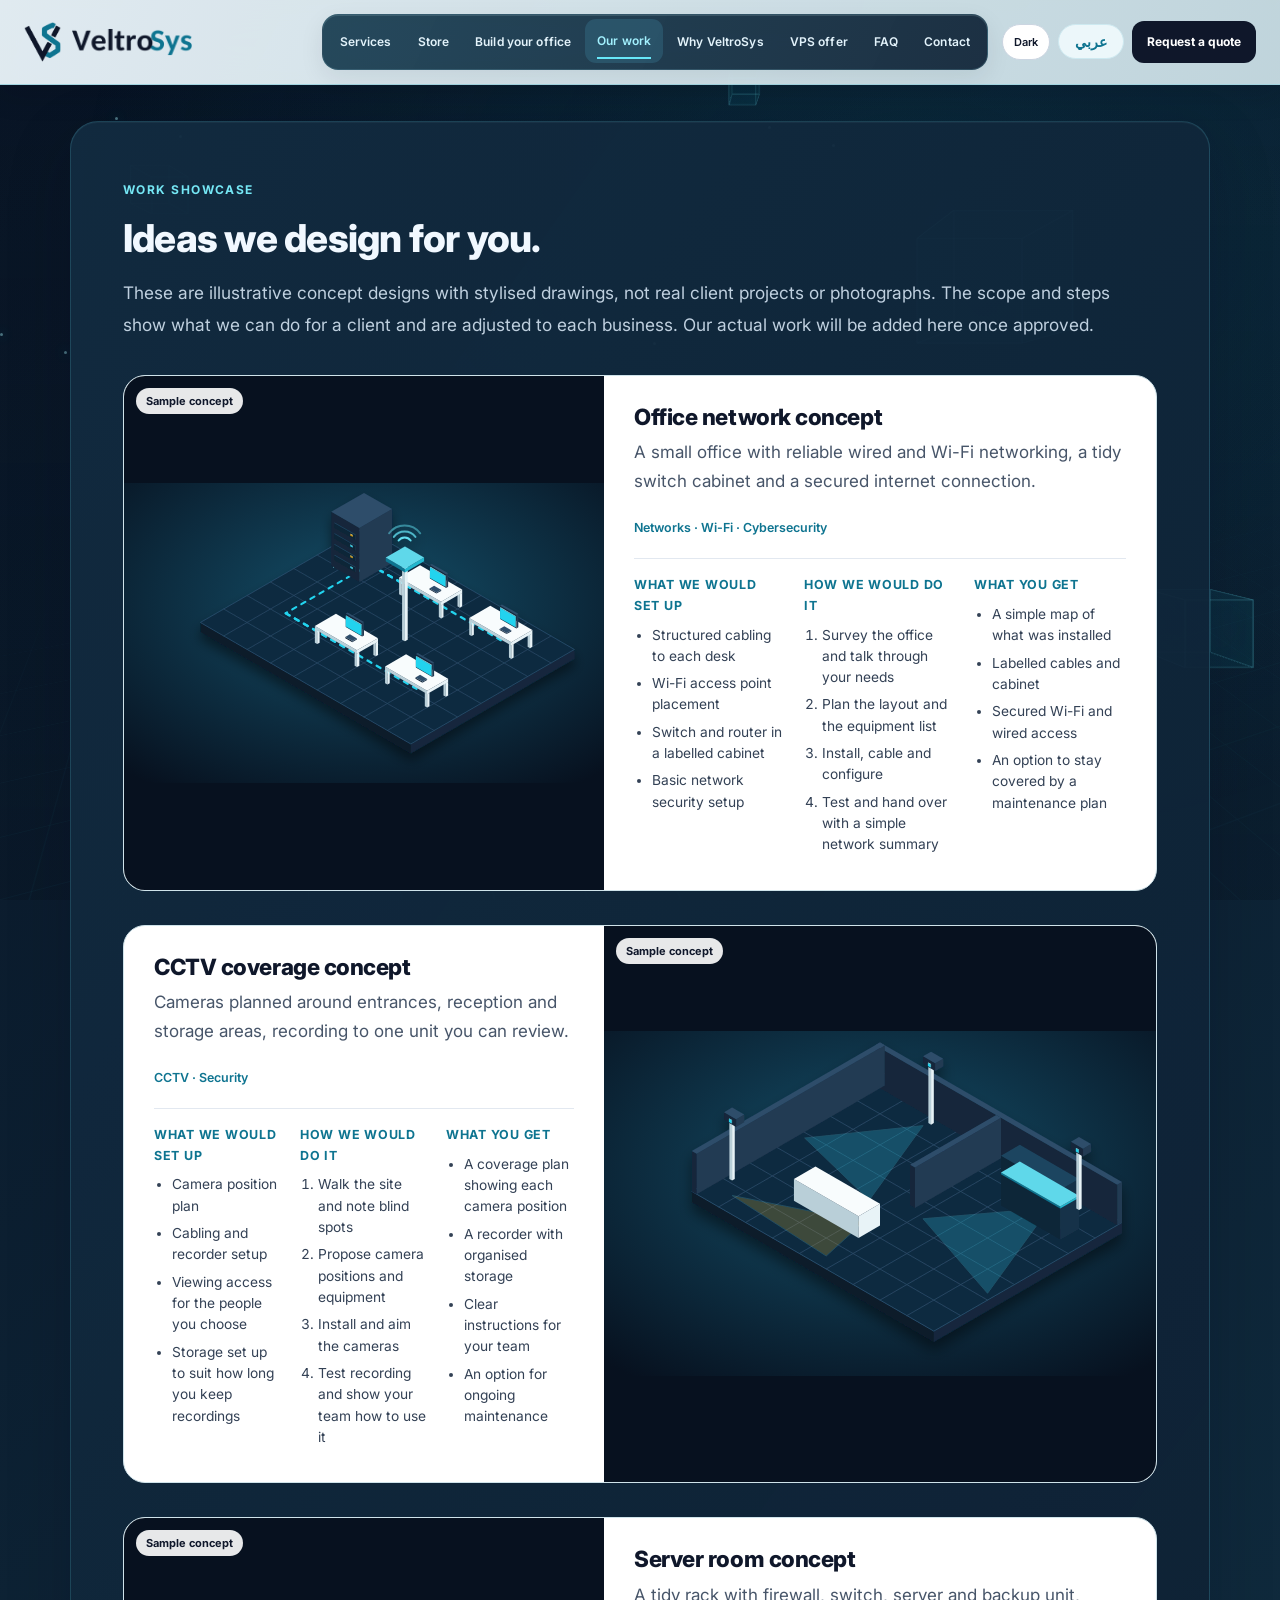
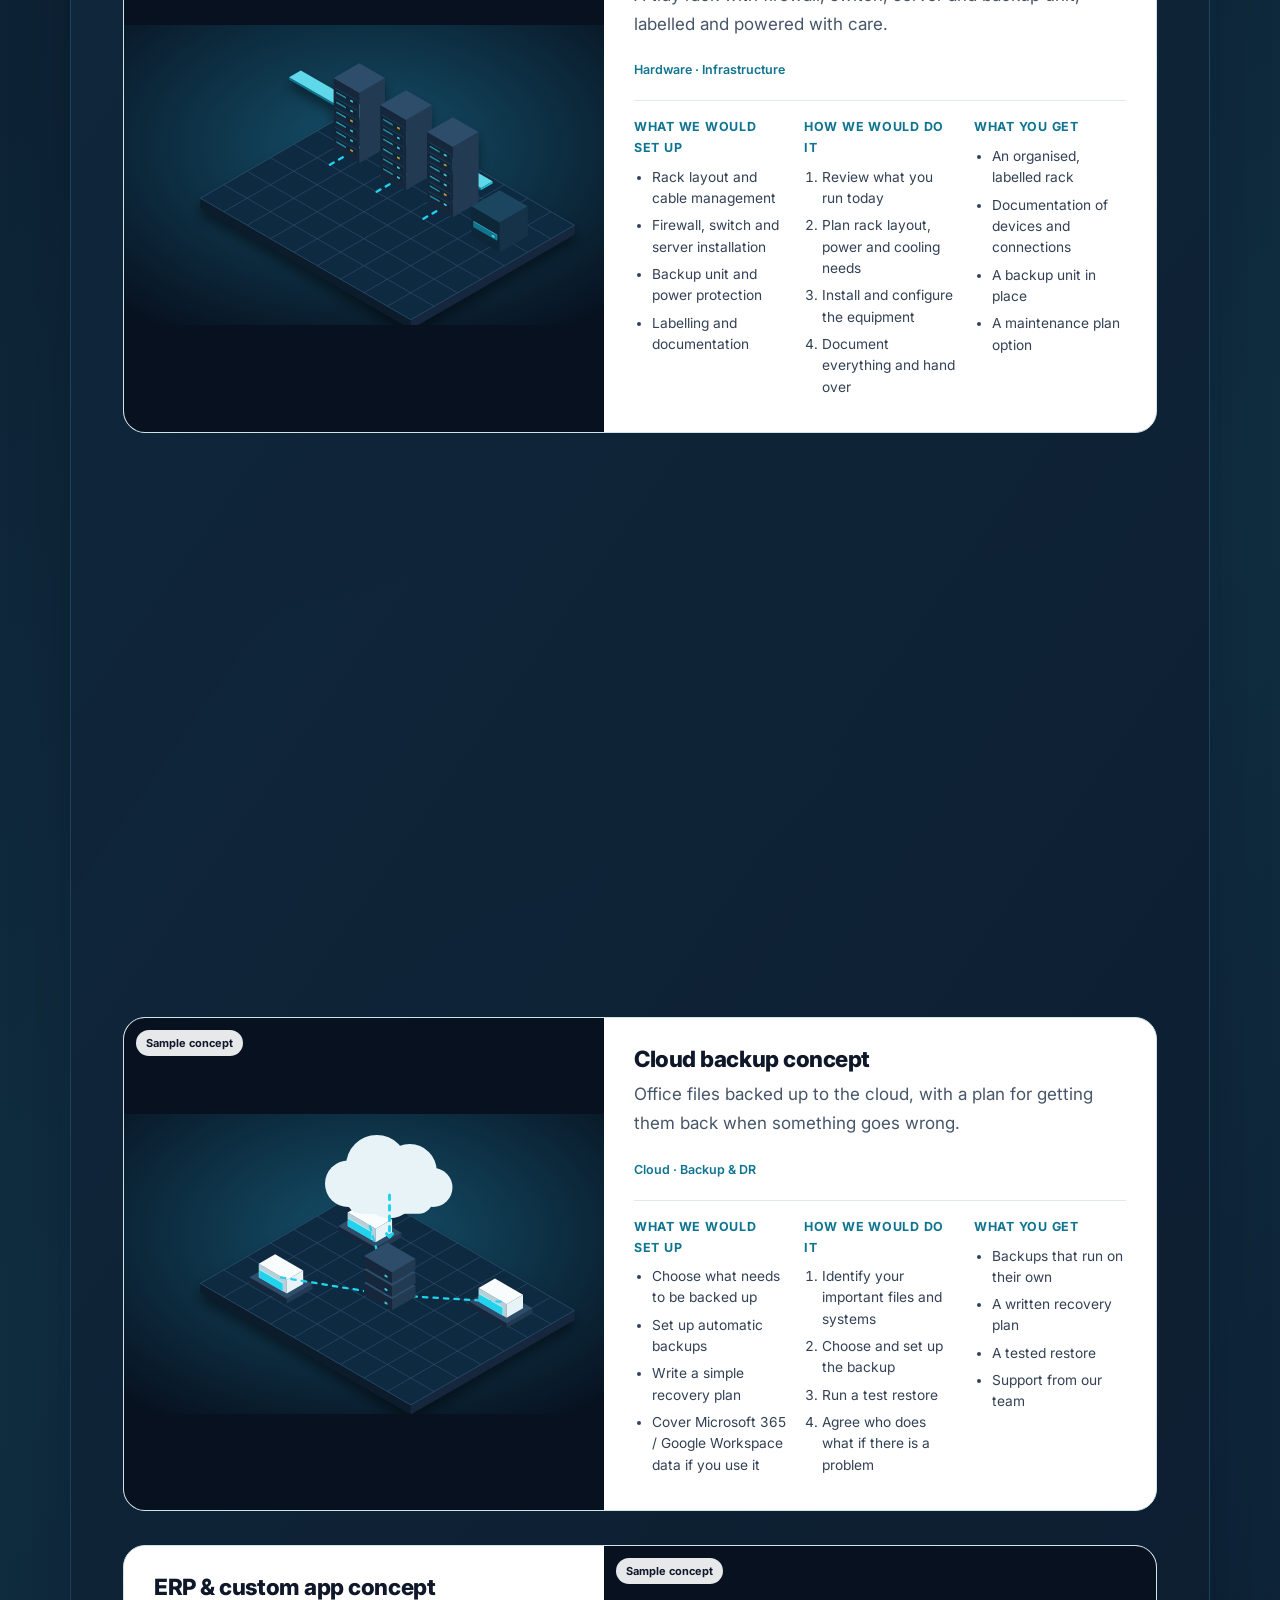
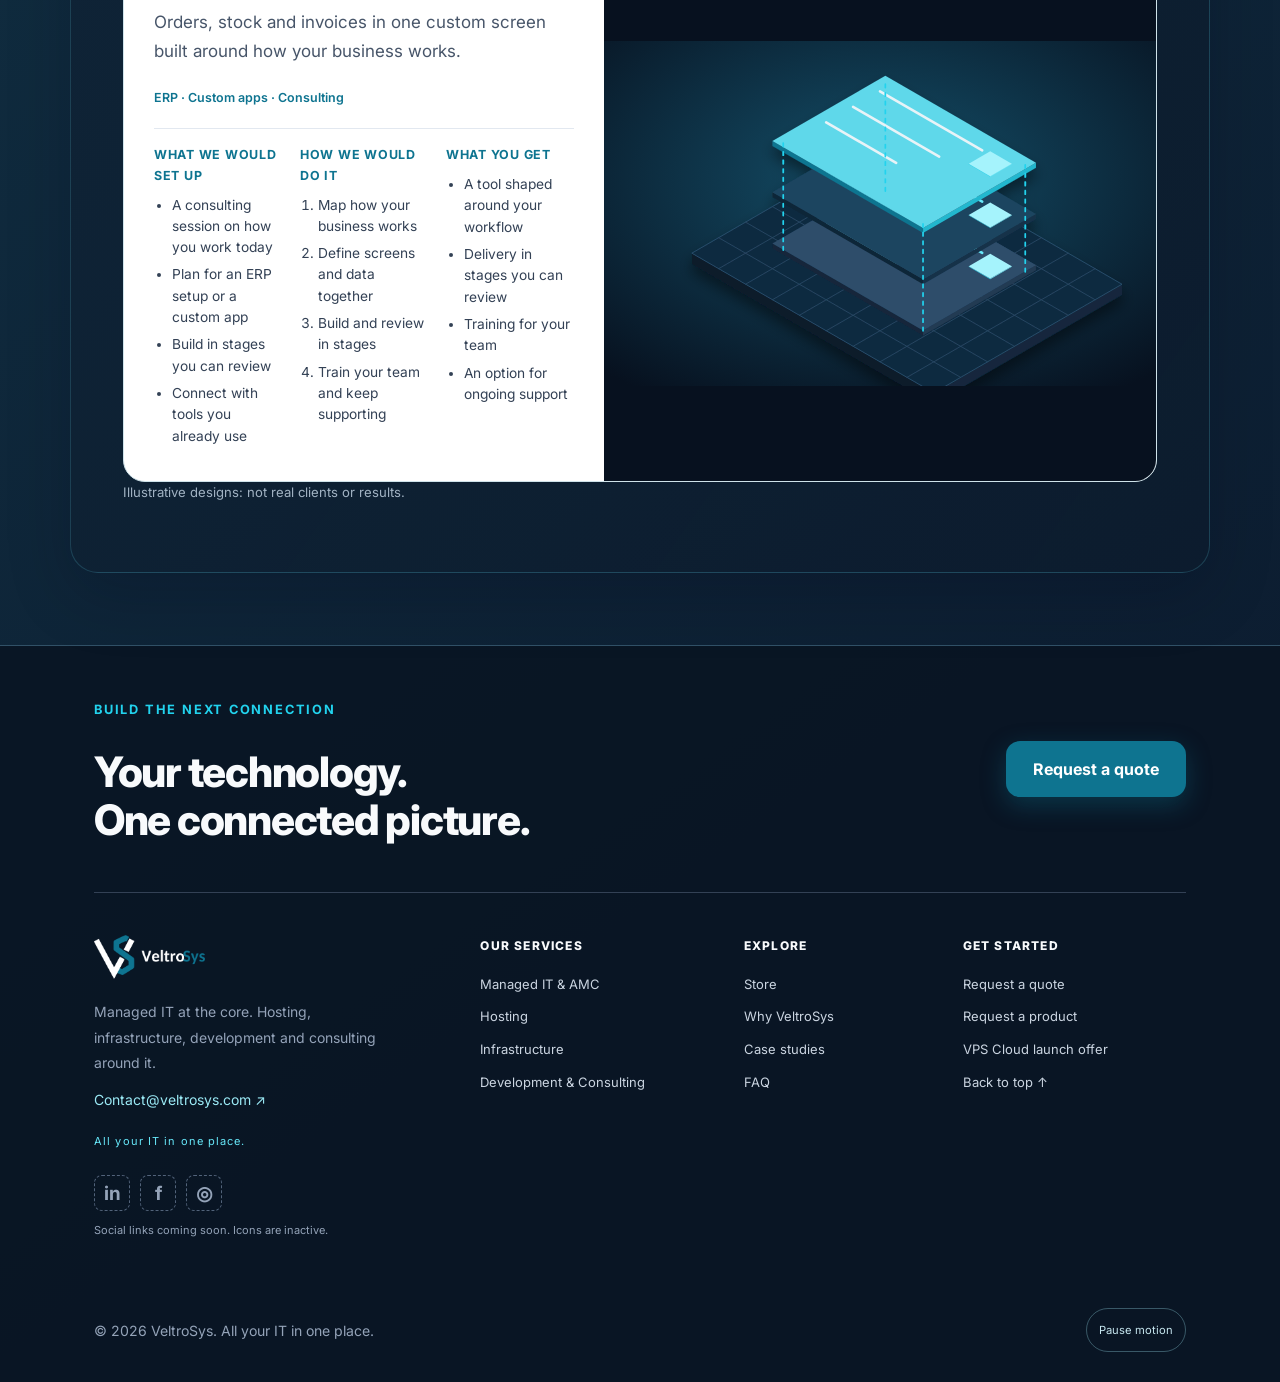
<file: case-studies.html>
<!DOCTYPE html>

<html dir="ltr" lang="en">
<head>
<meta charset="utf-8"/>
<meta content="width=device-width, initial-scale=1.0" name="viewport"/>
<title>Case studies | VeltroSys</title>
<meta content="VeltroSys: Managed IT, hosting, infrastructure, development and consulting. All your IT in one place." name="description"/>
<link href="assets/img/favicon.png" rel="icon" type="image/png"/>
<link href="https://fonts.googleapis.com" rel="preconnect"/>
<link crossorigin="" href="https://fonts.gstatic.com" rel="preconnect"/>
<link href="https://fonts.googleapis.com/css2?family=Inter:wght@400;500;600;700;800&amp;family=IBM+Plex+Sans+Arabic:wght@400;500;600;700&amp;display=swap" rel="stylesheet"/>
<link href="assets/css/style.css?v=show1" rel="stylesheet"/>
</head>
<body>
<div class="vx-site" id="top" lang="en" dir="ltr">
<!-- ===================== Header ===================== -->
<header class="vx-header">
<div class="vx-container vx-header-inner">
<a aria-label="VeltroSys home" class="vx-brand" href="index.html">
<img alt="" aria-hidden="true" class="vx-brand-mark vx-logo-light" src="assets/img/logo-mark-navy.png"/><img alt="" aria-hidden="true" class="vx-brand-mark vx-logo-dark" src="assets/img/logo-mark-white.png"/><span class="vx-brand-word vx-logo-light" role="img" aria-label="VeltroSys"><img alt="" src="[data-uri]"/></span><span class="vx-brand-word vx-logo-dark" role="img" aria-label="VeltroSys"><img alt="" src="[data-uri]"/></span>
</a>
<nav aria-label="Main" class="vx-nav" id="vxNav">
<a data-i18n="nav.services" href="services.html">Services</a>
<a data-i18n="nav.store" href="store.html">Store</a>
<a href="office.html" data-i18n="nav.office" data-office-en="Build your office" data-office-ar="صمّم مكتبك">Build your office</a>
<a data-i18n="nav.work" href="case-studies.html">Our work</a>
<a data-i18n="nav.why" href="why.html">Why VeltroSys</a>
<a data-i18n="nav.offer" href="offer.html">VPS offer</a>
<a data-i18n="nav.faq" href="faq.html">FAQ</a>
<a data-i18n="nav.contact" href="contact.html">Contact</a>
</nav>
<div class="vx-header-actions">
<button class="vx-theme" id="vxTheme" type="button" aria-pressed="false">Dark</button>
<button aria-label="Switch language" class="vx-lang" id="vxLang" type="button">عربي</button>
<a class="vx-btn vx-btn-navy vx-btn-sm" data-i18n="nav.cta" href="contact.html">Request a quote</a>
<button aria-expanded="false" aria-label="Open menu" aria-controls="vxNav" class="vx-burger" id="vxBurger" type="button">
<span></span><span></span><span></span>
</button>
</div>
</div>
</header>
<main id="vxPage">
<section class="vx-section" id="showcase"><div class="vx-container"><p class="vx-eyebrow" data-i18n="show.eyebrow">Work showcase</p><h2 data-i18n="show.title">Ideas we design for you.</h2><p class="vx-section-sub" data-i18n="show.note">These are illustrative concept designs with stylised drawings, not real client projects or photographs. The scope and steps show what we can do for a client and are adjusted to each business. Our actual work will be added here once approved.</p><div class="vx-projs"><article class="vx-proj vx-sc"><div class="vx-proj-visual"><svg viewBox="0 0 640 400" role="img" aria-label="Office network" class="vx-iso" aria-hidden="true" focusable="false"><defs><radialGradient id="bgOff" cx="50%" cy="40%" r="75%"><stop offset="0" stop-color="#14506a"/><stop offset="1" stop-color="#07111f"/></radialGradient><filter id="sh" x="-20%" y="-20%" width="140%" height="150%"><feDropShadow dx="0" dy="10" stdDeviation="8" flood-color="#000" flood-opacity=".45"/></filter></defs><rect width="640" height="400" fill="url(#bgOff)"/><g transform="translate(0,0)"><g filter="url(#sh)"><g opacity="1" ><polygon points="101.8,186.0 382.4,348.0 382.4,360.6 101.8,198.6" fill="#0b1b2b"/><polygon points="382.4,348.0 600.6,222.0 600.6,234.6 382.4,360.6" fill="#12283c"/><polygon points="320.0,60.0 600.6,222.0 382.4,348.0 101.8,186.0" fill="#18344d"/></g><polygon points="320.0,60.0 600.6,222.0 382.4,348.0 101.8,186.0" fill="#0e2a40" opacity="0.9" stroke="#2e5575" stroke-width="1"/><line x1="351.2" y1="78.0" x2="132.9" y2="204.0" stroke="#2a4a66" stroke-width="1" stroke-linecap="round"  /><line x1="382.4" y1="96.0" x2="164.1" y2="222.0" stroke="#2a4a66" stroke-width="1" stroke-linecap="round"  /><line x1="413.5" y1="114.0" x2="195.3" y2="240.0" stroke="#2a4a66" stroke-width="1" stroke-linecap="round"  /><line x1="444.7" y1="132.0" x2="226.5" y2="258.0" stroke="#2a4a66" stroke-width="1" stroke-linecap="round"  /><line x1="475.9" y1="150.0" x2="257.6" y2="276.0" stroke="#2a4a66" stroke-width="1" stroke-linecap="round"  /><line x1="507.1" y1="168.0" x2="288.8" y2="294.0" stroke="#2a4a66" stroke-width="1" stroke-linecap="round"  /><line x1="538.2" y1="186.0" x2="320.0" y2="312.0" stroke="#2a4a66" stroke-width="1" stroke-linecap="round"  /><line x1="569.4" y1="204.0" x2="351.2" y2="330.0" stroke="#2a4a66" stroke-width="1" stroke-linecap="round"  /><line x1="288.8" y1="78.0" x2="569.4" y2="240.0" stroke="#2a4a66" stroke-width="1" stroke-linecap="round"  /><line x1="257.6" y1="96.0" x2="538.2" y2="258.0" stroke="#2a4a66" stroke-width="1" stroke-linecap="round"  /><line x1="226.5" y1="114.0" x2="507.1" y2="276.0" stroke="#2a4a66" stroke-width="1" stroke-linecap="round"  /><line x1="195.3" y1="132.0" x2="475.9" y2="294.0" stroke="#2a4a66" stroke-width="1" stroke-linecap="round"  /><line x1="164.1" y1="150.0" x2="444.7" y2="312.0" stroke="#2a4a66" stroke-width="1" stroke-linecap="round"  /><line x1="132.9" y1="168.0" x2="413.5" y2="330.0" stroke="#2a4a66" stroke-width="1" stroke-linecap="round"  /><line x1="327.8" y1="108.8" x2="408.9" y2="155.6" stroke="#22d3ee" stroke-width="3" stroke-linecap="round" stroke-dasharray="6 8" class="vx-flow"/><line x1="327.8" y1="108.8" x2="502.4" y2="209.6" stroke="#22d3ee" stroke-width="3" stroke-linecap="round" stroke-dasharray="6 8" class="vx-flow"/><line x1="215.6" y1="173.6" x2="296.6" y2="220.4" stroke="#22d3ee" stroke-width="3" stroke-linecap="round" stroke-dasharray="6 8" class="vx-flow"/><line x1="215.6" y1="173.6" x2="390.1" y2="274.4" stroke="#22d3ee" stroke-width="3" stroke-linecap="round" stroke-dasharray="6 8" class="vx-flow"/><line x1="338.7" y1="102.5" x2="217.1" y2="172.7" stroke="#22d3ee" stroke-width="3" stroke-linecap="round" stroke-dasharray="6 8" class="vx-flow"/><g opacity="1" ><polygon points="276.4,38.4 313.8,60.0 313.8,132.0 276.4,110.4" fill="#14263a"/><polygon points="313.8,60.0 357.4,34.8 357.4,106.8 313.8,132.0" fill="#223a52"/><polygon points="320.0,13.2 357.4,34.8 313.8,60.0 276.4,38.4" fill="#2e4d6b"/></g><g opacity="1" ><polygon points="278.8,112.2 279.5,112.6 279.5,112.9 278.8,112.6" fill="#22d3ee"/><polygon points="279.5,112.6 280.1,112.2 280.1,112.6 279.5,112.9" fill="#67e8f9"/><polygon points="279.5,111.8 280.1,112.2 279.5,112.6 278.8,112.2" fill="#a5f3fc"/></g><g opacity="1" ><polygon points="280.1,96.4 308.2,112.6 308.2,119.0 280.1,102.8" fill="#0f2638"/><polygon points="308.2,112.6 309.1,112.0 309.1,118.5 308.2,119.0" fill="#16324a"/><polygon points="281.0,95.8 309.1,112.0 308.2,112.6 280.1,96.4" fill="#1d4560"/></g><g opacity="1" ><polygon points="301.6,111.3 304.7,113.1 304.7,114.9 301.6,113.1" fill="#22d3ee"/><polygon points="304.7,113.1 305.3,112.7 305.3,114.5 304.7,114.9" fill="#67e8f9"/><polygon points="302.2,110.9 305.3,112.7 304.7,113.1 301.6,111.3" fill="#a5f3fc"/></g><g opacity="1" ><polygon points="280.1,82.0 308.2,98.2 308.2,104.6 280.1,88.4" fill="#0f2638"/><polygon points="308.2,98.2 309.1,97.6 309.1,104.1 308.2,104.6" fill="#16324a"/><polygon points="281.0,81.4 309.1,97.6 308.2,98.2 280.1,82.0" fill="#1d4560"/></g><g opacity="1" ><polygon points="301.6,96.9 304.7,98.7 304.7,100.5 301.6,98.7" fill="#d99a0b"/><polygon points="304.7,98.7 305.3,98.3 305.3,100.1 304.7,100.5" fill="#fbbf24"/><polygon points="302.2,96.5 305.3,98.3 304.7,98.7 301.6,96.9" fill="#fde68a"/></g><g opacity="1" ><polygon points="280.1,67.6 308.2,83.8 308.2,90.2 280.1,74.0" fill="#0f2638"/><polygon points="308.2,83.8 309.1,83.2 309.1,89.7 308.2,90.2" fill="#16324a"/><polygon points="281.0,67.0 309.1,83.2 308.2,83.8 280.1,67.6" fill="#1d4560"/></g><g opacity="1" ><polygon points="301.6,82.5 304.7,84.3 304.7,86.1 301.6,84.3" fill="#22d3ee"/><polygon points="304.7,84.3 305.3,83.9 305.3,85.7 304.7,86.1" fill="#67e8f9"/><polygon points="302.2,82.1 305.3,83.9 304.7,84.3 301.6,82.5" fill="#a5f3fc"/></g><g opacity="1" ><polygon points="280.1,53.2 308.2,69.4 308.2,75.8 280.1,59.6" fill="#0f2638"/><polygon points="308.2,69.4 309.1,68.8 309.1,75.3 308.2,75.8" fill="#16324a"/><polygon points="281.0,52.6 309.1,68.8 308.2,69.4 280.1,53.2" fill="#1d4560"/></g><g opacity="1" ><polygon points="301.6,68.1 304.7,69.9 304.7,71.7 301.6,69.9" fill="#d99a0b"/><polygon points="304.7,69.9 305.3,69.5 305.3,71.3 304.7,71.7" fill="#fbbf24"/><polygon points="302.2,67.7 305.3,69.5 304.7,69.9 301.6,68.1" fill="#fde68a"/></g><g opacity="1" ><polygon points="391.7,115.8 394.8,117.6 394.8,135.6 391.7,133.8" fill="#b9cfd8"/><polygon points="394.8,117.6 397.9,115.8 397.9,133.8 394.8,135.6" fill="#e8f3f7"/><polygon points="394.8,114.0 397.9,115.8 394.8,117.6 391.7,115.8" fill="#f8fcfd"/></g><g opacity="1" ><polygon points="444.7,146.4 447.8,148.2 447.8,166.2 444.7,164.4" fill="#b9cfd8"/><polygon points="447.8,148.2 450.9,146.4 450.9,164.4 447.8,166.2" fill="#e8f3f7"/><polygon points="447.8,144.6 450.9,146.4 447.8,148.2 444.7,146.4" fill="#f8fcfd"/></g><g opacity="1" ><polygon points="366.8,130.2 369.9,132.0 369.9,150.0 366.8,148.2" fill="#b9cfd8"/><polygon points="369.9,132.0 373.0,130.2 373.0,148.2 369.9,150.0" fill="#e8f3f7"/><polygon points="369.9,128.4 373.0,130.2 369.9,132.0 366.8,130.2" fill="#f8fcfd"/></g><g opacity="1" ><polygon points="419.8,160.8 422.9,162.6 422.9,180.6 419.8,178.8" fill="#b9cfd8"/><polygon points="422.9,162.6 426.0,160.8 426.0,178.8 422.9,180.6" fill="#e8f3f7"/><polygon points="422.9,159.0 426.0,160.8 422.9,162.6 419.8,160.8" fill="#f8fcfd"/></g><g opacity="1" ><polygon points="366.8,125.9 422.9,158.3 422.9,162.6 366.8,130.2" fill="#b9cfd8"/><polygon points="422.9,158.3 450.9,142.1 450.9,146.4 422.9,162.6" fill="#e8f3f7"/><polygon points="394.8,109.7 450.9,142.1 422.9,158.3 366.8,125.9" fill="#f8fcfd"/></g><g opacity="1" ><polygon points="407.9,109.3 429.7,121.9 429.7,139.9 407.9,127.3" fill="#14263a"/><polygon points="429.7,121.9 432.2,120.5 432.2,138.5 429.7,139.9" fill="#223a52"/><polygon points="410.4,107.9 432.2,120.5 429.7,121.9 407.9,109.3" fill="#2e4d6b"/></g><g opacity="1" ><polygon points="407.9,112.2 428.5,124.1 428.5,138.5 407.9,126.6" fill="#22d3ee"/><polygon points="428.5,124.1 429.1,123.7 429.1,138.1 428.5,138.5" fill="#67e8f9"/><polygon points="408.5,111.8 429.1,123.7 428.5,124.1 407.9,112.2" fill="#a5f3fc"/></g><g opacity="1" ><polygon points="407.3,140.6 416.6,146.0 416.6,147.5 407.3,142.1" fill="#14263a"/><polygon points="416.6,146.0 422.9,142.4 422.9,143.9 416.6,147.5" fill="#223a52"/><polygon points="413.5,137.0 422.9,142.4 416.6,146.0 407.3,140.6" fill="#2e4d6b"/></g><g opacity="1" ><polygon points="485.2,169.8 488.4,171.6 488.4,189.6 485.2,187.8" fill="#b9cfd8"/><polygon points="488.4,171.6 491.5,169.8 491.5,187.8 488.4,189.6" fill="#e8f3f7"/><polygon points="488.4,168.0 491.5,169.8 488.4,171.6 485.2,169.8" fill="#f8fcfd"/></g><g opacity="1" ><polygon points="538.2,200.4 541.4,202.2 541.4,220.2 538.2,218.4" fill="#b9cfd8"/><polygon points="541.4,202.2 544.5,200.4 544.5,218.4 541.4,220.2" fill="#e8f3f7"/><polygon points="541.4,198.6 544.5,200.4 541.4,202.2 538.2,200.4" fill="#f8fcfd"/></g><g opacity="1" ><polygon points="460.3,184.2 463.4,186.0 463.4,204.0 460.3,202.2" fill="#b9cfd8"/><polygon points="463.4,186.0 466.5,184.2 466.5,202.2 463.4,204.0" fill="#e8f3f7"/><polygon points="463.4,182.4 466.5,184.2 463.4,186.0 460.3,184.2" fill="#f8fcfd"/></g><g opacity="1" ><polygon points="513.3,214.8 516.4,216.6 516.4,234.6 513.3,232.8" fill="#b9cfd8"/><polygon points="516.4,216.6 519.5,214.8 519.5,232.8 516.4,234.6" fill="#e8f3f7"/><polygon points="516.4,213.0 519.5,214.8 516.4,216.6 513.3,214.8" fill="#f8fcfd"/></g><g opacity="1" ><polygon points="460.3,179.9 516.4,212.3 516.4,216.6 460.3,184.2" fill="#b9cfd8"/><polygon points="516.4,212.3 544.5,196.1 544.5,200.4 516.4,216.6" fill="#e8f3f7"/><polygon points="488.4,163.7 544.5,196.1 516.4,212.3 460.3,179.9" fill="#f8fcfd"/></g><g opacity="1" ><polygon points="501.4,163.3 523.3,175.9 523.3,193.9 501.4,181.3" fill="#14263a"/><polygon points="523.3,175.9 525.8,174.5 525.8,192.5 523.3,193.9" fill="#223a52"/><polygon points="503.9,161.9 525.8,174.5 523.3,175.9 501.4,163.3" fill="#2e4d6b"/></g><g opacity="1" ><polygon points="501.4,166.2 522.0,178.1 522.0,192.5 501.4,180.6" fill="#22d3ee"/><polygon points="522.0,178.1 522.6,177.7 522.6,192.1 522.0,192.5" fill="#67e8f9"/><polygon points="502.1,165.8 522.6,177.7 522.0,178.1 501.4,166.2" fill="#a5f3fc"/></g><g opacity="1" ><polygon points="500.8,194.6 510.2,200.0 510.2,201.5 500.8,196.1" fill="#14263a"/><polygon points="510.2,200.0 516.4,196.4 516.4,197.9 510.2,201.5" fill="#223a52"/><polygon points="507.1,191.0 516.4,196.4 510.2,200.0 500.8,194.6" fill="#2e4d6b"/></g><g opacity="1" ><polygon points="279.5,180.6 282.6,182.4 282.6,200.4 279.5,198.6" fill="#b9cfd8"/><polygon points="282.6,182.4 285.7,180.6 285.7,198.6 282.6,200.4" fill="#e8f3f7"/><polygon points="282.6,178.8 285.7,180.6 282.6,182.4 279.5,180.6" fill="#f8fcfd"/></g><g opacity="1" ><polygon points="332.5,211.2 335.6,213.0 335.6,231.0 332.5,229.2" fill="#b9cfd8"/><polygon points="335.6,213.0 338.7,211.2 338.7,229.2 335.6,231.0" fill="#e8f3f7"/><polygon points="335.6,209.4 338.7,211.2 335.6,213.0 332.5,211.2" fill="#f8fcfd"/></g><g opacity="1" ><polygon points="254.5,195.0 257.6,196.8 257.6,214.8 254.5,213.0" fill="#b9cfd8"/><polygon points="257.6,196.8 260.8,195.0 260.8,213.0 257.6,214.8" fill="#e8f3f7"/><polygon points="257.6,193.2 260.8,195.0 257.6,196.8 254.5,195.0" fill="#f8fcfd"/></g><g opacity="1" ><polygon points="307.5,225.6 310.6,227.4 310.6,245.4 307.5,243.6" fill="#b9cfd8"/><polygon points="310.6,227.4 313.8,225.6 313.8,243.6 310.6,245.4" fill="#e8f3f7"/><polygon points="310.6,223.8 313.8,225.6 310.6,227.4 307.5,225.6" fill="#f8fcfd"/></g><g opacity="1" ><polygon points="254.5,190.7 310.6,223.1 310.6,227.4 254.5,195.0" fill="#b9cfd8"/><polygon points="310.6,223.1 338.7,206.9 338.7,211.2 310.6,227.4" fill="#e8f3f7"/><polygon points="282.6,174.5 338.7,206.9 310.6,223.1 254.5,190.7" fill="#f8fcfd"/></g><g opacity="1" ><polygon points="295.7,174.1 317.5,186.7 317.5,204.7 295.7,192.1" fill="#14263a"/><polygon points="317.5,186.7 320.0,185.3 320.0,203.3 317.5,204.7" fill="#223a52"/><polygon points="298.2,172.7 320.0,185.3 317.5,186.7 295.7,174.1" fill="#2e4d6b"/></g><g opacity="1" ><polygon points="295.7,177.0 316.3,188.9 316.3,203.3 295.7,191.4" fill="#22d3ee"/><polygon points="316.3,188.9 316.9,188.5 316.9,202.9 316.3,203.3" fill="#67e8f9"/><polygon points="296.3,176.6 316.9,188.5 316.3,188.9 295.7,177.0" fill="#a5f3fc"/></g><g opacity="1" ><polygon points="295.1,205.4 304.4,210.8 304.4,212.3 295.1,206.9" fill="#14263a"/><polygon points="304.4,210.8 310.6,207.2 310.6,208.7 304.4,212.3" fill="#223a52"/><polygon points="301.3,201.8 310.6,207.2 304.4,210.8 295.1,205.4" fill="#2e4d6b"/></g><g opacity="1" ><polygon points="373.0,234.6 376.1,236.4 376.1,254.4 373.0,252.6" fill="#b9cfd8"/><polygon points="376.1,236.4 379.2,234.6 379.2,252.6 376.1,254.4" fill="#e8f3f7"/><polygon points="376.1,232.8 379.2,234.6 376.1,236.4 373.0,234.6" fill="#f8fcfd"/></g><g opacity="1" ><polygon points="426.0,265.2 429.1,267.0 429.1,285.0 426.0,283.2" fill="#b9cfd8"/><polygon points="429.1,267.0 432.2,265.2 432.2,283.2 429.1,285.0" fill="#e8f3f7"/><polygon points="429.1,263.4 432.2,265.2 429.1,267.0 426.0,265.2" fill="#f8fcfd"/></g><g opacity="1" ><polygon points="348.1,249.0 351.2,250.8 351.2,268.8 348.1,267.0" fill="#b9cfd8"/><polygon points="351.2,250.8 354.3,249.0 354.3,267.0 351.2,268.8" fill="#e8f3f7"/><polygon points="351.2,247.2 354.3,249.0 351.2,250.8 348.1,249.0" fill="#f8fcfd"/></g><g opacity="1" ><polygon points="401.1,279.6 404.2,281.4 404.2,299.4 401.1,297.6" fill="#b9cfd8"/><polygon points="404.2,281.4 407.3,279.6 407.3,297.6 404.2,299.4" fill="#e8f3f7"/><polygon points="404.2,277.8 407.3,279.6 404.2,281.4 401.1,279.6" fill="#f8fcfd"/></g><g opacity="1" ><polygon points="348.1,244.7 404.2,277.1 404.2,281.4 348.1,249.0" fill="#b9cfd8"/><polygon points="404.2,277.1 432.2,260.9 432.2,265.2 404.2,281.4" fill="#e8f3f7"/><polygon points="376.1,228.5 432.2,260.9 404.2,277.1 348.1,244.7" fill="#f8fcfd"/></g><g opacity="1" ><polygon points="389.2,228.1 411.0,240.7 411.0,258.7 389.2,246.1" fill="#14263a"/><polygon points="411.0,240.7 413.5,239.3 413.5,257.3 411.0,258.7" fill="#223a52"/><polygon points="391.7,226.7 413.5,239.3 411.0,240.7 389.2,228.1" fill="#2e4d6b"/></g><g opacity="1" ><polygon points="389.2,231.0 409.8,242.9 409.8,257.3 389.2,245.4" fill="#22d3ee"/><polygon points="409.8,242.9 410.4,242.5 410.4,256.9 409.8,257.3" fill="#67e8f9"/><polygon points="389.8,230.6 410.4,242.5 409.8,242.9 389.2,231.0" fill="#a5f3fc"/></g><g opacity="1" ><polygon points="388.6,259.4 397.9,264.8 397.9,266.3 388.6,260.9" fill="#14263a"/><polygon points="397.9,264.8 404.2,261.2 404.2,262.7 397.9,266.3" fill="#223a52"/><polygon points="394.8,255.8 404.2,261.2 397.9,264.8 388.6,259.4" fill="#2e4d6b"/></g><g opacity="1" ><polygon points="370.8,104.5 374.6,106.6 374.6,211.0 370.8,208.9" fill="#b9cfd8"/><polygon points="374.6,106.6 378.3,104.5 378.3,208.9 374.6,211.0" fill="#e8f3f7"/><polygon points="374.6,102.3 378.3,104.5 374.6,106.6 370.8,104.5" fill="#f8fcfd"/></g><g opacity="1" ><polygon points="349.0,99.4 374.6,114.2 374.6,119.2 349.0,104.5" fill="#0e7490"/><polygon points="374.6,114.2 400.1,99.4 400.1,104.5 374.6,119.2" fill="#22b7ce"/><polygon points="374.6,84.7 400.1,99.4 374.6,114.2 349.0,99.4" fill="#5fd8ea"/></g><path d="M366.2 76.7 A10 10 0 0 1 382.2 76.7" fill="none" stroke="#67e8f9" stroke-width="2.5" stroke-linecap="round" opacity="0.95"/><path d="M359.8 71.9 A18 18 0 0 1 388.6 71.9" fill="none" stroke="#67e8f9" stroke-width="2.5" stroke-linecap="round" opacity="0.70"/><path d="M353.4 67.1 A26 26 0 0 1 395.0 67.1" fill="none" stroke="#67e8f9" stroke-width="2.5" stroke-linecap="round" opacity="0.45"/></g></g></svg><span class="vx-show-badge" data-i18n="show.badge">Sample concept</span></div><div class="vx-proj-body"><h3 data-i18n="proj.net.t">Office network concept</h3><p class="vx-proj-sum" data-i18n="proj.net.s">A small office with reliable wired and Wi-Fi networking, a tidy switch cabinet and a secured internet connection.</p><span class="vx-show-tags" data-i18n="proj.net.g">Networks · Wi-Fi · Cybersecurity</span><div class="vx-proj-cols"><div><h4 data-i18n="proj.h.scope">What we would set up</h4><ul><li data-i18n="proj.net.scope.0">Structured cabling to each desk</li><li data-i18n="proj.net.scope.1">Wi-Fi access point placement</li><li data-i18n="proj.net.scope.2">Switch and router in a labelled cabinet</li><li data-i18n="proj.net.scope.3">Basic network security setup</li></ul></div><div><h4 data-i18n="proj.h.steps">How we would do it</h4><ol><li data-i18n="proj.net.step.0">Survey the office and talk through your needs</li><li data-i18n="proj.net.step.1">Plan the layout and the equipment list</li><li data-i18n="proj.net.step.2">Install, cable and configure</li><li data-i18n="proj.net.step.3">Test and hand over with a simple network summary</li></ol></div><div><h4 data-i18n="proj.h.gets">What you get</h4><ul><li data-i18n="proj.net.get.0">A simple map of what was installed</li><li data-i18n="proj.net.get.1">Labelled cables and cabinet</li><li data-i18n="proj.net.get.2">Secured Wi-Fi and wired access</li><li data-i18n="proj.net.get.3">An option to stay covered by a maintenance plan</li></ul></div></div></div></article><article class="vx-proj vx-proj-flip vx-sc"><div class="vx-proj-visual"><svg viewBox="0 0 640 400" role="img" aria-label="CCTV coverage" class="vx-iso" aria-hidden="true" focusable="false"><defs><radialGradient id="bgCCT" cx="50%" cy="40%" r="75%"><stop offset="0" stop-color="#14506a"/><stop offset="1" stop-color="#07111f"/></radialGradient><filter id="sh" x="-20%" y="-20%" width="140%" height="150%"><feDropShadow dx="0" dy="10" stdDeviation="8" flood-color="#000" flood-opacity=".45"/></filter></defs><rect width="640" height="400" fill="url(#bgCCT)"/><g transform="translate(0,0)"><g filter="url(#sh)"><g opacity="1" ><polygon points="101.8,186.0 382.4,348.0 382.4,360.6 101.8,198.6" fill="#0b1b2b"/><polygon points="382.4,348.0 600.6,222.0 600.6,234.6 382.4,360.6" fill="#12283c"/><polygon points="320.0,60.0 600.6,222.0 382.4,348.0 101.8,186.0" fill="#18344d"/></g><polygon points="320.0,60.0 600.6,222.0 382.4,348.0 101.8,186.0" fill="#0e2a40" opacity="0.9" stroke="#2e5575" stroke-width="1"/><line x1="351.2" y1="78.0" x2="132.9" y2="204.0" stroke="#2a4a66" stroke-width="1" stroke-linecap="round"  /><line x1="382.4" y1="96.0" x2="164.1" y2="222.0" stroke="#2a4a66" stroke-width="1" stroke-linecap="round"  /><line x1="413.5" y1="114.0" x2="195.3" y2="240.0" stroke="#2a4a66" stroke-width="1" stroke-linecap="round"  /><line x1="444.7" y1="132.0" x2="226.5" y2="258.0" stroke="#2a4a66" stroke-width="1" stroke-linecap="round"  /><line x1="475.9" y1="150.0" x2="257.6" y2="276.0" stroke="#2a4a66" stroke-width="1" stroke-linecap="round"  /><line x1="507.1" y1="168.0" x2="288.8" y2="294.0" stroke="#2a4a66" stroke-width="1" stroke-linecap="round"  /><line x1="538.2" y1="186.0" x2="320.0" y2="312.0" stroke="#2a4a66" stroke-width="1" stroke-linecap="round"  /><line x1="569.4" y1="204.0" x2="351.2" y2="330.0" stroke="#2a4a66" stroke-width="1" stroke-linecap="round"  /><line x1="288.8" y1="78.0" x2="569.4" y2="240.0" stroke="#2a4a66" stroke-width="1" stroke-linecap="round"  /><line x1="257.6" y1="96.0" x2="538.2" y2="258.0" stroke="#2a4a66" stroke-width="1" stroke-linecap="round"  /><line x1="226.5" y1="114.0" x2="507.1" y2="276.0" stroke="#2a4a66" stroke-width="1" stroke-linecap="round"  /><line x1="195.3" y1="132.0" x2="475.9" y2="294.0" stroke="#2a4a66" stroke-width="1" stroke-linecap="round"  /><line x1="164.1" y1="150.0" x2="444.7" y2="312.0" stroke="#2a4a66" stroke-width="1" stroke-linecap="round"  /><line x1="132.9" y1="168.0" x2="413.5" y2="330.0" stroke="#2a4a66" stroke-width="1" stroke-linecap="round"  /><g opacity="1" ><polygon points="314.4,16.4 595.0,178.4 595.0,225.2 314.4,63.2" fill="#14263a"/><polygon points="595.0,178.4 600.6,175.2 600.6,222.0 595.0,225.2" fill="#223a52"/><polygon points="320.0,13.2 600.6,175.2 595.0,178.4 314.4,16.4" fill="#2e4d6b"/></g><g opacity="1" ><polygon points="101.8,139.2 107.4,142.4 107.4,189.2 101.8,186.0" fill="#14263a"/><polygon points="107.4,142.4 325.6,16.4 325.6,63.2 107.4,189.2" fill="#223a52"/><polygon points="320.0,13.2 325.6,16.4 107.4,142.4 101.8,139.2" fill="#2e4d6b"/></g><g opacity="1" ><polygon points="354.9,155.0 360.5,158.3 360.5,205.1 354.9,201.8" fill="#14263a"/><polygon points="360.5,158.3 460.3,100.7 460.3,147.5 360.5,205.1" fill="#223a52"/><polygon points="454.7,97.4 460.3,100.7 360.5,158.3 354.9,155.0" fill="#2e4d6b"/></g><polygon points="369.9,109.7 232.7,124.1 307.5,196.1" fill="#22d3ee" opacity="0.22" stroke="#67e8f9" stroke-width="1"/><polygon points="516.4,205.1 444.7,304.1 369.9,217.7" fill="#22d3ee" opacity="0.22" stroke="#67e8f9" stroke-width="1"/><polygon points="148.5,190.7 301.3,221.3 257.6,260.9" fill="#fbbf24" opacity="0.2" stroke="#67e8f9" stroke-width="1"/><g opacity="1" ><polygon points="220.2,171.6 295.1,214.8 295.1,240.0 220.2,196.8" fill="#b9cfd8"/><polygon points="295.1,214.8 320.0,200.4 320.0,225.6 295.1,240.0" fill="#e8f3f7"/><polygon points="245.2,157.2 320.0,200.4 295.1,214.8 220.2,171.6" fill="#f8fcfd"/></g><g opacity="1" ><polygon points="460.3,144.6 528.9,184.2 528.9,241.8 460.3,202.2" fill="#0f2638"/><polygon points="528.9,184.2 550.7,171.6 550.7,229.2 528.9,241.8" fill="#16324a"/><polygon points="482.1,132.0 550.7,171.6 528.9,184.2 460.3,144.6" fill="#1d4560"/></g><g opacity="1" ><polygon points="460.3,164.0 528.9,203.6 528.9,205.8 460.3,166.2" fill="#0e7490"/><polygon points="528.9,203.6 550.7,191.0 550.7,193.2 528.9,205.8" fill="#22b7ce"/><polygon points="482.1,151.4 550.7,191.0 528.9,203.6 460.3,164.0" fill="#5fd8ea"/></g><g opacity="1" ><polygon points="376.1,38.4 379.2,40.2 379.2,108.6 376.1,106.8" fill="#b9cfd8"/><polygon points="379.2,40.2 382.4,38.4 382.4,106.8 379.2,108.6" fill="#e8f3f7"/><polygon points="379.2,36.6 382.4,38.4 379.2,40.2 376.1,38.4" fill="#f8fcfd"/></g><g opacity="1" ><polygon points="369.9,29.4 383.9,37.5 383.9,46.5 369.9,38.4" fill="#14263a"/><polygon points="383.9,37.5 393.3,32.1 393.3,41.1 383.9,46.5" fill="#223a52"/><polygon points="379.2,24.0 393.3,32.1 383.9,37.5 369.9,29.4" fill="#2e4d6b"/></g><g opacity="1" ><polygon points="375.5,37.0 378.6,38.8 378.6,42.4 375.5,40.6" fill="#22d3ee"/><polygon points="378.6,38.8 379.2,38.4 379.2,42.0 378.6,42.4" fill="#67e8f9"/><polygon points="376.1,36.6 379.2,38.4 378.6,38.8 375.5,37.0" fill="#a5f3fc"/></g><g opacity="1" ><polygon points="547.6,137.4 550.7,139.2 550.7,207.6 547.6,205.8" fill="#b9cfd8"/><polygon points="550.7,139.2 553.8,137.4 553.8,205.8 550.7,207.6" fill="#e8f3f7"/><polygon points="550.7,135.6 553.8,137.4 550.7,139.2 547.6,137.4" fill="#f8fcfd"/></g><g opacity="1" ><polygon points="541.4,128.4 555.4,136.5 555.4,145.5 541.4,137.4" fill="#14263a"/><polygon points="555.4,136.5 564.7,131.1 564.7,140.1 555.4,145.5" fill="#223a52"/><polygon points="550.7,123.0 564.7,131.1 555.4,136.5 541.4,128.4" fill="#2e4d6b"/></g><g opacity="1" ><polygon points="547.0,136.0 550.1,137.8 550.1,141.4 547.0,139.6" fill="#22d3ee"/><polygon points="550.1,137.8 550.7,137.4 550.7,141.0 550.1,141.4" fill="#67e8f9"/><polygon points="547.6,135.6 550.7,137.4 550.1,137.8 547.0,136.0" fill="#a5f3fc"/></g><g opacity="1" ><polygon points="145.4,103.2 148.5,105.0 148.5,173.4 145.4,171.6" fill="#b9cfd8"/><polygon points="148.5,105.0 151.6,103.2 151.6,171.6 148.5,173.4" fill="#e8f3f7"/><polygon points="148.5,101.4 151.6,103.2 148.5,105.0 145.4,103.2" fill="#f8fcfd"/></g><g opacity="1" ><polygon points="139.2,94.2 153.2,102.3 153.2,111.3 139.2,103.2" fill="#14263a"/><polygon points="153.2,102.3 162.6,96.9 162.6,105.9 153.2,111.3" fill="#223a52"/><polygon points="148.5,88.8 162.6,96.9 153.2,102.3 139.2,94.2" fill="#2e4d6b"/></g><g opacity="1" ><polygon points="144.8,101.8 147.9,103.6 147.9,107.2 144.8,105.4" fill="#22d3ee"/><polygon points="147.9,103.6 148.5,103.2 148.5,106.8 147.9,107.2" fill="#67e8f9"/><polygon points="145.4,101.4 148.5,103.2 147.9,103.6 144.8,101.8" fill="#a5f3fc"/></g></g></g></svg><span class="vx-show-badge" data-i18n="show.badge">Sample concept</span></div><div class="vx-proj-body"><h3 data-i18n="proj.cctv.t">CCTV coverage concept</h3><p class="vx-proj-sum" data-i18n="proj.cctv.s">Cameras planned around entrances, reception and storage areas, recording to one unit you can review.</p><span class="vx-show-tags" data-i18n="proj.cctv.g">CCTV · Security</span><div class="vx-proj-cols"><div><h4 data-i18n="proj.h.scope">What we would set up</h4><ul><li data-i18n="proj.cctv.scope.0">Camera position plan</li><li data-i18n="proj.cctv.scope.1">Cabling and recorder setup</li><li data-i18n="proj.cctv.scope.2">Viewing access for the people you choose</li><li data-i18n="proj.cctv.scope.3">Storage set up to suit how long you keep recordings</li></ul></div><div><h4 data-i18n="proj.h.steps">How we would do it</h4><ol><li data-i18n="proj.cctv.step.0">Walk the site and note blind spots</li><li data-i18n="proj.cctv.step.1">Propose camera positions and equipment</li><li data-i18n="proj.cctv.step.2">Install and aim the cameras</li><li data-i18n="proj.cctv.step.3">Test recording and show your team how to use it</li></ol></div><div><h4 data-i18n="proj.h.gets">What you get</h4><ul><li data-i18n="proj.cctv.get.0">A coverage plan showing each camera position</li><li data-i18n="proj.cctv.get.1">A recorder with organised storage</li><li data-i18n="proj.cctv.get.2">Clear instructions for your team</li><li data-i18n="proj.cctv.get.3">An option for ongoing maintenance</li></ul></div></div></div></article><article class="vx-proj vx-sc"><div class="vx-proj-visual"><svg viewBox="0 0 640 400" role="img" aria-label="Server room" class="vx-iso" aria-hidden="true" focusable="false"><defs><radialGradient id="bgSer" cx="50%" cy="40%" r="75%"><stop offset="0" stop-color="#14506a"/><stop offset="1" stop-color="#07111f"/></radialGradient><filter id="sh" x="-20%" y="-20%" width="140%" height="150%"><feDropShadow dx="0" dy="10" stdDeviation="8" flood-color="#000" flood-opacity=".45"/></filter></defs><rect width="640" height="400" fill="url(#bgSer)"/><g transform="translate(0,45)"><g filter="url(#sh)"><g opacity="1" ><polygon points="101.8,186.0 382.4,348.0 382.4,360.6 101.8,198.6" fill="#0b1b2b"/><polygon points="382.4,348.0 600.6,222.0 600.6,234.6 382.4,360.6" fill="#12283c"/><polygon points="320.0,60.0 600.6,222.0 382.4,348.0 101.8,186.0" fill="#18344d"/></g><polygon points="320.0,60.0 600.6,222.0 382.4,348.0 101.8,186.0" fill="#0e2a40" opacity="0.9" stroke="#2e5575" stroke-width="1"/><line x1="351.2" y1="78.0" x2="132.9" y2="204.0" stroke="#2a4a66" stroke-width="1" stroke-linecap="round"  /><line x1="382.4" y1="96.0" x2="164.1" y2="222.0" stroke="#2a4a66" stroke-width="1" stroke-linecap="round"  /><line x1="413.5" y1="114.0" x2="195.3" y2="240.0" stroke="#2a4a66" stroke-width="1" stroke-linecap="round"  /><line x1="444.7" y1="132.0" x2="226.5" y2="258.0" stroke="#2a4a66" stroke-width="1" stroke-linecap="round"  /><line x1="475.9" y1="150.0" x2="257.6" y2="276.0" stroke="#2a4a66" stroke-width="1" stroke-linecap="round"  /><line x1="507.1" y1="168.0" x2="288.8" y2="294.0" stroke="#2a4a66" stroke-width="1" stroke-linecap="round"  /><line x1="538.2" y1="186.0" x2="320.0" y2="312.0" stroke="#2a4a66" stroke-width="1" stroke-linecap="round"  /><line x1="569.4" y1="204.0" x2="351.2" y2="330.0" stroke="#2a4a66" stroke-width="1" stroke-linecap="round"  /><line x1="288.8" y1="78.0" x2="569.4" y2="240.0" stroke="#2a4a66" stroke-width="1" stroke-linecap="round"  /><line x1="257.6" y1="96.0" x2="538.2" y2="258.0" stroke="#2a4a66" stroke-width="1" stroke-linecap="round"  /><line x1="226.5" y1="114.0" x2="507.1" y2="276.0" stroke="#2a4a66" stroke-width="1" stroke-linecap="round"  /><line x1="195.3" y1="132.0" x2="475.9" y2="294.0" stroke="#2a4a66" stroke-width="1" stroke-linecap="round"  /><line x1="164.1" y1="150.0" x2="444.7" y2="312.0" stroke="#2a4a66" stroke-width="1" stroke-linecap="round"  /><line x1="132.9" y1="168.0" x2="413.5" y2="330.0" stroke="#2a4a66" stroke-width="1" stroke-linecap="round"  /><g opacity="1" ><polygon points="220.2,24.7 475.9,172.3 475.9,175.2 220.2,27.6" fill="#0e7490"/><polygon points="475.9,172.3 491.5,163.3 491.5,166.2 475.9,175.2" fill="#22b7ce"/><polygon points="235.8,15.7 491.5,163.3 475.9,172.3 220.2,24.7" fill="#5fd8ea"/></g><line x1="340.3" y1="103.4" x2="271.7" y2="143.0" stroke="#22d3ee" stroke-width="3" stroke-linecap="round" stroke-dasharray="6 8" class="vx-flow"/><line x1="402.6" y1="139.4" x2="334.0" y2="179.0" stroke="#22d3ee" stroke-width="3" stroke-linecap="round" stroke-dasharray="6 8" class="vx-flow"/><line x1="465.0" y1="175.4" x2="396.4" y2="215.0" stroke="#22d3ee" stroke-width="3" stroke-linecap="round" stroke-dasharray="6 8" class="vx-flow"/><g opacity="1" ><polygon points="279.5,25.8 313.8,45.6 313.8,139.2 279.5,119.4" fill="#14263a"/><polygon points="313.8,45.6 348.1,25.8 348.1,119.4 313.8,139.2" fill="#223a52"/><polygon points="313.8,6.0 348.1,25.8 313.8,45.6 279.5,25.8" fill="#2e4d6b"/></g><g opacity="1" ><polygon points="281.0,105.2 310.3,122.1 310.3,129.3 281.0,112.4" fill="#0f2638"/><polygon points="310.3,122.1 311.3,121.6 311.3,128.8 310.3,129.3" fill="#16324a"/><polygon points="282.0,104.6 311.3,121.6 310.3,122.1 281.0,105.2" fill="#1d4560"/></g><g opacity="1" ><polygon points="301.6,121.0 304.7,122.8 304.7,124.6 301.6,122.8" fill="#d99a0b"/><polygon points="304.7,122.8 305.3,122.5 305.3,124.3 304.7,124.6" fill="#fbbf24"/><polygon points="302.2,120.7 305.3,122.5 304.7,122.8 301.6,121.0" fill="#fde68a"/></g><g opacity="1" ><polygon points="282.9,110.6 295.4,117.8 295.4,119.2 282.9,112.0" fill="#0e7490"/><polygon points="295.4,117.8 296.0,117.4 296.0,118.9 295.4,119.2" fill="#22b7ce"/><polygon points="283.5,110.2 296.0,117.4 295.4,117.8 282.9,110.6" fill="#5fd8ea"/></g><g opacity="1" ><polygon points="281.0,92.0 310.3,108.9 310.3,116.1 281.0,99.2" fill="#0f2638"/><polygon points="310.3,108.9 311.3,108.4 311.3,115.6 310.3,116.1" fill="#16324a"/><polygon points="282.0,91.4 311.3,108.4 310.3,108.9 281.0,92.0" fill="#1d4560"/></g><g opacity="1" ><polygon points="301.6,107.8 304.7,109.6 304.7,111.4 301.6,109.6" fill="#22d3ee"/><polygon points="304.7,109.6 305.3,109.3 305.3,111.1 304.7,111.4" fill="#67e8f9"/><polygon points="302.2,107.5 305.3,109.3 304.7,109.6 301.6,107.8" fill="#a5f3fc"/></g><g opacity="1" ><polygon points="282.9,97.4 295.4,104.6 295.4,106.0 282.9,98.8" fill="#0e7490"/><polygon points="295.4,104.6 296.0,104.2 296.0,105.7 295.4,106.0" fill="#22b7ce"/><polygon points="283.5,97.0 296.0,104.2 295.4,104.6 282.9,97.4" fill="#5fd8ea"/></g><g opacity="1" ><polygon points="281.0,78.8 310.3,95.7 310.3,102.9 281.0,86.0" fill="#0f2638"/><polygon points="310.3,95.7 311.3,95.2 311.3,102.4 310.3,102.9" fill="#16324a"/><polygon points="282.0,78.2 311.3,95.2 310.3,95.7 281.0,78.8" fill="#1d4560"/></g><g opacity="1" ><polygon points="301.6,94.6 304.7,96.4 304.7,98.2 301.6,96.4" fill="#22d3ee"/><polygon points="304.7,96.4 305.3,96.1 305.3,97.9 304.7,98.2" fill="#67e8f9"/><polygon points="302.2,94.3 305.3,96.1 304.7,96.4 301.6,94.6" fill="#a5f3fc"/></g><g opacity="1" ><polygon points="282.9,84.2 295.4,91.4 295.4,92.8 282.9,85.6" fill="#0e7490"/><polygon points="295.4,91.4 296.0,91.0 296.0,92.5 295.4,92.8" fill="#22b7ce"/><polygon points="283.5,83.8 296.0,91.0 295.4,91.4 282.9,84.2" fill="#5fd8ea"/></g><g opacity="1" ><polygon points="281.0,65.6 310.3,82.5 310.3,89.7 281.0,72.8" fill="#0f2638"/><polygon points="310.3,82.5 311.3,82.0 311.3,89.2 310.3,89.7" fill="#16324a"/><polygon points="282.0,65.0 311.3,82.0 310.3,82.5 281.0,65.6" fill="#1d4560"/></g><g opacity="1" ><polygon points="301.6,81.4 304.7,83.2 304.7,85.0 301.6,83.2" fill="#d99a0b"/><polygon points="304.7,83.2 305.3,82.9 305.3,84.7 304.7,85.0" fill="#fbbf24"/><polygon points="302.2,81.1 305.3,82.9 304.7,83.2 301.6,81.4" fill="#fde68a"/></g><g opacity="1" ><polygon points="282.9,71.0 295.4,78.2 295.4,79.6 282.9,72.4" fill="#0e7490"/><polygon points="295.4,78.2 296.0,77.8 296.0,79.3 295.4,79.6" fill="#22b7ce"/><polygon points="283.5,70.6 296.0,77.8 295.4,78.2 282.9,71.0" fill="#5fd8ea"/></g><g opacity="1" ><polygon points="281.0,52.4 310.3,69.3 310.3,76.5 281.0,59.6" fill="#0f2638"/><polygon points="310.3,69.3 311.3,68.8 311.3,76.0 310.3,76.5" fill="#16324a"/><polygon points="282.0,51.8 311.3,68.8 310.3,69.3 281.0,52.4" fill="#1d4560"/></g><g opacity="1" ><polygon points="301.6,68.2 304.7,70.0 304.7,71.8 301.6,70.0" fill="#22d3ee"/><polygon points="304.7,70.0 305.3,69.7 305.3,71.5 304.7,71.8" fill="#67e8f9"/><polygon points="302.2,67.9 305.3,69.7 304.7,70.0 301.6,68.2" fill="#a5f3fc"/></g><g opacity="1" ><polygon points="282.9,57.8 295.4,65.0 295.4,66.4 282.9,59.2" fill="#0e7490"/><polygon points="295.4,65.0 296.0,64.6 296.0,66.1 295.4,66.4" fill="#22b7ce"/><polygon points="283.5,57.4 296.0,64.6 295.4,65.0 282.9,57.8" fill="#5fd8ea"/></g><g opacity="1" ><polygon points="281.0,39.2 310.3,56.1 310.3,63.3 281.0,46.4" fill="#0f2638"/><polygon points="310.3,56.1 311.3,55.6 311.3,62.8 310.3,63.3" fill="#16324a"/><polygon points="282.0,38.6 311.3,55.6 310.3,56.1 281.0,39.2" fill="#1d4560"/></g><g opacity="1" ><polygon points="301.6,55.0 304.7,56.8 304.7,58.6 301.6,56.8" fill="#22d3ee"/><polygon points="304.7,56.8 305.3,56.5 305.3,58.3 304.7,58.6" fill="#67e8f9"/><polygon points="302.2,54.7 305.3,56.5 304.7,56.8 301.6,55.0" fill="#a5f3fc"/></g><g opacity="1" ><polygon points="282.9,44.6 295.4,51.8 295.4,53.2 282.9,46.0" fill="#0e7490"/><polygon points="295.4,51.8 296.0,51.4 296.0,52.9 295.4,53.2" fill="#22b7ce"/><polygon points="283.5,44.2 296.0,51.4 295.4,51.8 282.9,44.6" fill="#5fd8ea"/></g><g opacity="1" ><polygon points="341.8,61.8 376.1,81.6 376.1,175.2 341.8,155.4" fill="#14263a"/><polygon points="376.1,81.6 410.4,61.8 410.4,155.4 376.1,175.2" fill="#223a52"/><polygon points="376.1,42.0 410.4,61.8 376.1,81.6 341.8,61.8" fill="#2e4d6b"/></g><g opacity="1" ><polygon points="343.4,141.2 372.7,158.1 372.7,165.3 343.4,148.4" fill="#0f2638"/><polygon points="372.7,158.1 373.6,157.6 373.6,164.8 372.7,165.3" fill="#16324a"/><polygon points="344.3,140.6 373.6,157.6 372.7,158.1 343.4,141.2" fill="#1d4560"/></g><g opacity="1" ><polygon points="364.0,157.0 367.1,158.8 367.1,160.6 364.0,158.8" fill="#22d3ee"/><polygon points="367.1,158.8 367.7,158.5 367.7,160.3 367.1,160.6" fill="#67e8f9"/><polygon points="364.6,156.7 367.7,158.5 367.1,158.8 364.0,157.0" fill="#a5f3fc"/></g><g opacity="1" ><polygon points="345.3,146.6 357.7,153.8 357.7,155.2 345.3,148.0" fill="#0e7490"/><polygon points="357.7,153.8 358.3,153.4 358.3,154.9 357.7,155.2" fill="#22b7ce"/><polygon points="345.9,146.2 358.3,153.4 357.7,153.8 345.3,146.6" fill="#5fd8ea"/></g><g opacity="1" ><polygon points="343.4,128.0 372.7,144.9 372.7,152.1 343.4,135.2" fill="#0f2638"/><polygon points="372.7,144.9 373.6,144.4 373.6,151.6 372.7,152.1" fill="#16324a"/><polygon points="344.3,127.4 373.6,144.4 372.7,144.9 343.4,128.0" fill="#1d4560"/></g><g opacity="1" ><polygon points="364.0,143.8 367.1,145.6 367.1,147.4 364.0,145.6" fill="#22d3ee"/><polygon points="367.1,145.6 367.7,145.3 367.7,147.1 367.1,147.4" fill="#67e8f9"/><polygon points="364.6,143.5 367.7,145.3 367.1,145.6 364.0,143.8" fill="#a5f3fc"/></g><g opacity="1" ><polygon points="345.3,133.4 357.7,140.6 357.7,142.0 345.3,134.8" fill="#0e7490"/><polygon points="357.7,140.6 358.3,140.2 358.3,141.7 357.7,142.0" fill="#22b7ce"/><polygon points="345.9,133.0 358.3,140.2 357.7,140.6 345.3,133.4" fill="#5fd8ea"/></g><g opacity="1" ><polygon points="343.4,114.8 372.7,131.7 372.7,138.9 343.4,122.0" fill="#0f2638"/><polygon points="372.7,131.7 373.6,131.2 373.6,138.4 372.7,138.9" fill="#16324a"/><polygon points="344.3,114.2 373.6,131.2 372.7,131.7 343.4,114.8" fill="#1d4560"/></g><g opacity="1" ><polygon points="364.0,130.6 367.1,132.4 367.1,134.2 364.0,132.4" fill="#d99a0b"/><polygon points="367.1,132.4 367.7,132.1 367.7,133.9 367.1,134.2" fill="#fbbf24"/><polygon points="364.6,130.3 367.7,132.1 367.1,132.4 364.0,130.6" fill="#fde68a"/></g><g opacity="1" ><polygon points="345.3,120.2 357.7,127.4 357.7,128.8 345.3,121.6" fill="#0e7490"/><polygon points="357.7,127.4 358.3,127.0 358.3,128.5 357.7,128.8" fill="#22b7ce"/><polygon points="345.9,119.8 358.3,127.0 357.7,127.4 345.3,120.2" fill="#5fd8ea"/></g><g opacity="1" ><polygon points="343.4,101.6 372.7,118.5 372.7,125.7 343.4,108.8" fill="#0f2638"/><polygon points="372.7,118.5 373.6,118.0 373.6,125.2 372.7,125.7" fill="#16324a"/><polygon points="344.3,101.0 373.6,118.0 372.7,118.5 343.4,101.6" fill="#1d4560"/></g><g opacity="1" ><polygon points="364.0,117.4 367.1,119.2 367.1,121.0 364.0,119.2" fill="#22d3ee"/><polygon points="367.1,119.2 367.7,118.9 367.7,120.7 367.1,121.0" fill="#67e8f9"/><polygon points="364.6,117.1 367.7,118.9 367.1,119.2 364.0,117.4" fill="#a5f3fc"/></g><g opacity="1" ><polygon points="345.3,107.0 357.7,114.2 357.7,115.6 345.3,108.4" fill="#0e7490"/><polygon points="357.7,114.2 358.3,113.8 358.3,115.3 357.7,115.6" fill="#22b7ce"/><polygon points="345.9,106.6 358.3,113.8 357.7,114.2 345.3,107.0" fill="#5fd8ea"/></g><g opacity="1" ><polygon points="343.4,88.4 372.7,105.3 372.7,112.5 343.4,95.6" fill="#0f2638"/><polygon points="372.7,105.3 373.6,104.8 373.6,112.0 372.7,112.5" fill="#16324a"/><polygon points="344.3,87.8 373.6,104.8 372.7,105.3 343.4,88.4" fill="#1d4560"/></g><g opacity="1" ><polygon points="364.0,104.2 367.1,106.0 367.1,107.8 364.0,106.0" fill="#22d3ee"/><polygon points="367.1,106.0 367.7,105.7 367.7,107.5 367.1,107.8" fill="#67e8f9"/><polygon points="364.6,103.9 367.7,105.7 367.1,106.0 364.0,104.2" fill="#a5f3fc"/></g><g opacity="1" ><polygon points="345.3,93.8 357.7,101.0 357.7,102.4 345.3,95.2" fill="#0e7490"/><polygon points="357.7,101.0 358.3,100.6 358.3,102.1 357.7,102.4" fill="#22b7ce"/><polygon points="345.9,93.4 358.3,100.6 357.7,101.0 345.3,93.8" fill="#5fd8ea"/></g><g opacity="1" ><polygon points="343.4,75.2 372.7,92.1 372.7,99.3 343.4,82.4" fill="#0f2638"/><polygon points="372.7,92.1 373.6,91.6 373.6,98.8 372.7,99.3" fill="#16324a"/><polygon points="344.3,74.6 373.6,91.6 372.7,92.1 343.4,75.2" fill="#1d4560"/></g><g opacity="1" ><polygon points="364.0,91.0 367.1,92.8 367.1,94.6 364.0,92.8" fill="#d99a0b"/><polygon points="367.1,92.8 367.7,92.5 367.7,94.3 367.1,94.6" fill="#fbbf24"/><polygon points="364.6,90.7 367.7,92.5 367.1,92.8 364.0,91.0" fill="#fde68a"/></g><g opacity="1" ><polygon points="345.3,80.6 357.7,87.8 357.7,89.2 345.3,82.0" fill="#0e7490"/><polygon points="357.7,87.8 358.3,87.4 358.3,88.9 357.7,89.2" fill="#22b7ce"/><polygon points="345.9,80.2 358.3,87.4 357.7,87.8 345.3,80.6" fill="#5fd8ea"/></g><g opacity="1" ><polygon points="404.2,97.8 438.5,117.6 438.5,211.2 404.2,191.4" fill="#14263a"/><polygon points="438.5,117.6 472.8,97.8 472.8,191.4 438.5,211.2" fill="#223a52"/><polygon points="438.5,78.0 472.8,97.8 438.5,117.6 404.2,97.8" fill="#2e4d6b"/></g><g opacity="1" ><polygon points="405.7,177.2 435.0,194.1 435.0,201.3 405.7,184.4" fill="#0f2638"/><polygon points="435.0,194.1 436.0,193.6 436.0,200.8 435.0,201.3" fill="#16324a"/><polygon points="406.7,176.6 436.0,193.6 435.0,194.1 405.7,177.2" fill="#1d4560"/></g><g opacity="1" ><polygon points="426.3,193.0 429.4,194.8 429.4,196.6 426.3,194.8" fill="#22d3ee"/><polygon points="429.4,194.8 430.1,194.5 430.1,196.3 429.4,196.6" fill="#67e8f9"/><polygon points="426.9,192.7 430.1,194.5 429.4,194.8 426.3,193.0" fill="#a5f3fc"/></g><g opacity="1" ><polygon points="407.6,182.6 420.1,189.8 420.1,191.2 407.6,184.0" fill="#0e7490"/><polygon points="420.1,189.8 420.7,189.4 420.7,190.9 420.1,191.2" fill="#22b7ce"/><polygon points="408.2,182.2 420.7,189.4 420.1,189.8 407.6,182.6" fill="#5fd8ea"/></g><g opacity="1" ><polygon points="405.7,164.0 435.0,180.9 435.0,188.1 405.7,171.2" fill="#0f2638"/><polygon points="435.0,180.9 436.0,180.4 436.0,187.6 435.0,188.1" fill="#16324a"/><polygon points="406.7,163.4 436.0,180.4 435.0,180.9 405.7,164.0" fill="#1d4560"/></g><g opacity="1" ><polygon points="426.3,179.8 429.4,181.6 429.4,183.4 426.3,181.6" fill="#d99a0b"/><polygon points="429.4,181.6 430.1,181.3 430.1,183.1 429.4,183.4" fill="#fbbf24"/><polygon points="426.9,179.5 430.1,181.3 429.4,181.6 426.3,179.8" fill="#fde68a"/></g><g opacity="1" ><polygon points="407.6,169.4 420.1,176.6 420.1,178.0 407.6,170.8" fill="#0e7490"/><polygon points="420.1,176.6 420.7,176.2 420.7,177.7 420.1,178.0" fill="#22b7ce"/><polygon points="408.2,169.0 420.7,176.2 420.1,176.6 407.6,169.4" fill="#5fd8ea"/></g><g opacity="1" ><polygon points="405.7,150.8 435.0,167.7 435.0,174.9 405.7,158.0" fill="#0f2638"/><polygon points="435.0,167.7 436.0,167.2 436.0,174.4 435.0,174.9" fill="#16324a"/><polygon points="406.7,150.2 436.0,167.2 435.0,167.7 405.7,150.8" fill="#1d4560"/></g><g opacity="1" ><polygon points="426.3,166.6 429.4,168.4 429.4,170.2 426.3,168.4" fill="#22d3ee"/><polygon points="429.4,168.4 430.1,168.1 430.1,169.9 429.4,170.2" fill="#67e8f9"/><polygon points="426.9,166.3 430.1,168.1 429.4,168.4 426.3,166.6" fill="#a5f3fc"/></g><g opacity="1" ><polygon points="407.6,156.2 420.1,163.4 420.1,164.8 407.6,157.6" fill="#0e7490"/><polygon points="420.1,163.4 420.7,163.0 420.7,164.5 420.1,164.8" fill="#22b7ce"/><polygon points="408.2,155.8 420.7,163.0 420.1,163.4 407.6,156.2" fill="#5fd8ea"/></g><g opacity="1" ><polygon points="405.7,137.6 435.0,154.5 435.0,161.7 405.7,144.8" fill="#0f2638"/><polygon points="435.0,154.5 436.0,154.0 436.0,161.2 435.0,161.7" fill="#16324a"/><polygon points="406.7,137.0 436.0,154.0 435.0,154.5 405.7,137.6" fill="#1d4560"/></g><g opacity="1" ><polygon points="426.3,153.4 429.4,155.2 429.4,157.0 426.3,155.2" fill="#22d3ee"/><polygon points="429.4,155.2 430.1,154.9 430.1,156.7 429.4,157.0" fill="#67e8f9"/><polygon points="426.9,153.1 430.1,154.9 429.4,155.2 426.3,153.4" fill="#a5f3fc"/></g><g opacity="1" ><polygon points="407.6,143.0 420.1,150.2 420.1,151.6 407.6,144.4" fill="#0e7490"/><polygon points="420.1,150.2 420.7,149.8 420.7,151.3 420.1,151.6" fill="#22b7ce"/><polygon points="408.2,142.6 420.7,149.8 420.1,150.2 407.6,143.0" fill="#5fd8ea"/></g><g opacity="1" ><polygon points="405.7,124.4 435.0,141.3 435.0,148.5 405.7,131.6" fill="#0f2638"/><polygon points="435.0,141.3 436.0,140.8 436.0,148.0 435.0,148.5" fill="#16324a"/><polygon points="406.7,123.8 436.0,140.8 435.0,141.3 405.7,124.4" fill="#1d4560"/></g><g opacity="1" ><polygon points="426.3,140.2 429.4,142.0 429.4,143.8 426.3,142.0" fill="#d99a0b"/><polygon points="429.4,142.0 430.1,141.7 430.1,143.5 429.4,143.8" fill="#fbbf24"/><polygon points="426.9,139.9 430.1,141.7 429.4,142.0 426.3,140.2" fill="#fde68a"/></g><g opacity="1" ><polygon points="407.6,129.8 420.1,137.0 420.1,138.4 407.6,131.2" fill="#0e7490"/><polygon points="420.1,137.0 420.7,136.6 420.7,138.1 420.1,138.4" fill="#22b7ce"/><polygon points="408.2,129.4 420.7,136.6 420.1,137.0 407.6,129.8" fill="#5fd8ea"/></g><g opacity="1" ><polygon points="405.7,111.2 435.0,128.1 435.0,135.3 405.7,118.4" fill="#0f2638"/><polygon points="435.0,128.1 436.0,127.6 436.0,134.8 435.0,135.3" fill="#16324a"/><polygon points="406.7,110.6 436.0,127.6 435.0,128.1 405.7,111.2" fill="#1d4560"/></g><g opacity="1" ><polygon points="426.3,127.0 429.4,128.8 429.4,130.6 426.3,128.8" fill="#22d3ee"/><polygon points="429.4,128.8 430.1,128.5 430.1,130.3 429.4,130.6" fill="#67e8f9"/><polygon points="426.9,126.7 430.1,128.5 429.4,128.8 426.3,127.0" fill="#a5f3fc"/></g><g opacity="1" ><polygon points="407.6,116.6 420.1,123.8 420.1,125.2 407.6,118.0" fill="#0e7490"/><polygon points="420.1,123.8 420.7,123.4 420.7,124.9 420.1,125.2" fill="#22b7ce"/><polygon points="408.2,116.2 420.7,123.4 420.1,123.8 407.6,116.6" fill="#5fd8ea"/></g><g opacity="1" ><polygon points="463.4,196.8 500.8,218.4 500.8,258.0 463.4,236.4" fill="#0f2638"/><polygon points="500.8,218.4 538.2,196.8 538.2,236.4 500.8,258.0" fill="#16324a"/><polygon points="500.8,175.2 538.2,196.8 500.8,218.4 463.4,196.8" fill="#1d4560"/></g><g opacity="1" ><polygon points="465.6,217.1 496.8,235.1 496.8,242.3 465.6,224.3" fill="#0e7490"/><polygon points="496.8,235.1 497.7,234.6 497.7,241.8 496.8,242.3" fill="#22b7ce"/><polygon points="466.5,216.6 497.7,234.6 496.8,235.1 465.6,217.1" fill="#5fd8ea"/></g><g opacity="1" ><polygon points="490.2,235.0 493.3,236.8 493.3,238.9 490.2,237.1" fill="#22d3ee"/><polygon points="493.3,236.8 494.0,236.4 494.0,238.6 493.3,238.9" fill="#67e8f9"/><polygon points="490.8,234.6 494.0,236.4 493.3,236.8 490.2,235.0" fill="#a5f3fc"/></g></g></g></svg><span class="vx-show-badge" data-i18n="show.badge">Sample concept</span></div><div class="vx-proj-body"><h3 data-i18n="proj.rack.t">Server room concept</h3><p class="vx-proj-sum" data-i18n="proj.rack.s">A tidy rack with firewall, switch, server and backup unit, labelled and powered with care.</p><span class="vx-show-tags" data-i18n="proj.rack.g">Hardware · Infrastructure</span><div class="vx-proj-cols"><div><h4 data-i18n="proj.h.scope">What we would set up</h4><ul><li data-i18n="proj.rack.scope.0">Rack layout and cable management</li><li data-i18n="proj.rack.scope.1">Firewall, switch and server installation</li><li data-i18n="proj.rack.scope.2">Backup unit and power protection</li><li data-i18n="proj.rack.scope.3">Labelling and documentation</li></ul></div><div><h4 data-i18n="proj.h.steps">How we would do it</h4><ol><li data-i18n="proj.rack.step.0">Review what you run today</li><li data-i18n="proj.rack.step.1">Plan rack layout, power and cooling needs</li><li data-i18n="proj.rack.step.2">Install and configure the equipment</li><li data-i18n="proj.rack.step.3">Document everything and hand over</li></ol></div><div><h4 data-i18n="proj.h.gets">What you get</h4><ul><li data-i18n="proj.rack.get.0">An organised, labelled rack</li><li data-i18n="proj.rack.get.1">Documentation of devices and connections</li><li data-i18n="proj.rack.get.2">A backup unit in place</li><li data-i18n="proj.rack.get.3">A maintenance plan option</li></ul></div></div></div></article><article class="vx-proj vx-proj-flip vx-sc"><div class="vx-proj-visual"><svg viewBox="0 0 640 400" role="img" aria-label="Managed IT dashboard" class="vx-iso" aria-hidden="true" focusable="false"><defs><radialGradient id="bgMan" cx="50%" cy="40%" r="75%"><stop offset="0" stop-color="#14506a"/><stop offset="1" stop-color="#07111f"/></radialGradient><filter id="sh" x="-20%" y="-20%" width="140%" height="150%"><feDropShadow dx="0" dy="10" stdDeviation="8" flood-color="#000" flood-opacity=".45"/></filter></defs><rect width="640" height="400" fill="url(#bgMan)"/><g transform="translate(0,20)"><g filter="url(#sh)"><g opacity="1" ><polygon points="101.8,186.0 382.4,348.0 382.4,360.6 101.8,198.6" fill="#0b1b2b"/><polygon points="382.4,348.0 600.6,222.0 600.6,234.6 382.4,360.6" fill="#12283c"/><polygon points="320.0,60.0 600.6,222.0 382.4,348.0 101.8,186.0" fill="#18344d"/></g><polygon points="320.0,60.0 600.6,222.0 382.4,348.0 101.8,186.0" fill="#0e2a40" opacity="0.9" stroke="#2e5575" stroke-width="1"/><line x1="351.2" y1="78.0" x2="132.9" y2="204.0" stroke="#2a4a66" stroke-width="1" stroke-linecap="round"  /><line x1="382.4" y1="96.0" x2="164.1" y2="222.0" stroke="#2a4a66" stroke-width="1" stroke-linecap="round"  /><line x1="413.5" y1="114.0" x2="195.3" y2="240.0" stroke="#2a4a66" stroke-width="1" stroke-linecap="round"  /><line x1="444.7" y1="132.0" x2="226.5" y2="258.0" stroke="#2a4a66" stroke-width="1" stroke-linecap="round"  /><line x1="475.9" y1="150.0" x2="257.6" y2="276.0" stroke="#2a4a66" stroke-width="1" stroke-linecap="round"  /><line x1="507.1" y1="168.0" x2="288.8" y2="294.0" stroke="#2a4a66" stroke-width="1" stroke-linecap="round"  /><line x1="538.2" y1="186.0" x2="320.0" y2="312.0" stroke="#2a4a66" stroke-width="1" stroke-linecap="round"  /><line x1="569.4" y1="204.0" x2="351.2" y2="330.0" stroke="#2a4a66" stroke-width="1" stroke-linecap="round"  /><line x1="288.8" y1="78.0" x2="569.4" y2="240.0" stroke="#2a4a66" stroke-width="1" stroke-linecap="round"  /><line x1="257.6" y1="96.0" x2="538.2" y2="258.0" stroke="#2a4a66" stroke-width="1" stroke-linecap="round"  /><line x1="226.5" y1="114.0" x2="507.1" y2="276.0" stroke="#2a4a66" stroke-width="1" stroke-linecap="round"  /><line x1="195.3" y1="132.0" x2="475.9" y2="294.0" stroke="#2a4a66" stroke-width="1" stroke-linecap="round"  /><line x1="164.1" y1="150.0" x2="444.7" y2="312.0" stroke="#2a4a66" stroke-width="1" stroke-linecap="round"  /><line x1="132.9" y1="168.0" x2="413.5" y2="330.0" stroke="#2a4a66" stroke-width="1" stroke-linecap="round"  /><g opacity="1" ><polygon points="139.2,181.7 382.4,322.1 382.4,326.4 139.2,186.0" fill="#14263a"/><polygon points="382.4,322.1 563.2,217.7 563.2,222.0 382.4,326.4" fill="#223a52"/><polygon points="320.0,77.3 563.2,217.7 382.4,322.1 139.2,181.7" fill="#2e4d6b"/></g><g opacity="1" ><polygon points="270.1,114.0 326.2,146.4 326.2,152.9 270.1,120.5" fill="#b9cfd8"/><polygon points="326.2,146.4 376.1,117.6 376.1,124.1 326.2,152.9" fill="#e8f3f7"/><polygon points="320.0,85.2 376.1,117.6 326.2,146.4 270.1,114.0" fill="#f8fcfd"/></g><g opacity="1" ><polygon points="304.4,101.4 320.0,110.4 320.0,114.0 304.4,105.0" fill="#22d3ee"/><polygon points="320.0,110.4 335.6,101.4 335.6,105.0 320.0,114.0" fill="#67e8f9"/><polygon points="320.0,92.4 335.6,101.4 320.0,110.4 304.4,101.4" fill="#a5f3fc"/></g><g opacity="1" ><polygon points="337.1,107.3 357.4,119.0 357.4,121.2 337.1,109.5" fill="#0f2638"/><polygon points="357.4,119.0 360.5,117.2 360.5,119.4 357.4,121.2" fill="#16324a"/><polygon points="340.3,105.5 360.5,117.2 357.4,119.0 337.1,107.3" fill="#1d4560"/></g><g opacity="1" ><polygon points="327.8,112.7 343.4,121.7 343.4,123.9 327.8,114.9" fill="#0f2638"/><polygon points="343.4,121.7 346.5,119.9 346.5,122.1 343.4,123.9" fill="#16324a"/><polygon points="330.9,110.9 346.5,119.9 343.4,121.7 327.8,112.7" fill="#1d4560"/></g><g opacity="1" ><polygon points="341.8,155.4 397.9,187.8 397.9,194.3 341.8,161.9" fill="#b9cfd8"/><polygon points="397.9,187.8 447.8,159.0 447.8,165.5 397.9,194.3" fill="#e8f3f7"/><polygon points="391.7,126.6 447.8,159.0 397.9,187.8 341.8,155.4" fill="#f8fcfd"/></g><g opacity="1" ><polygon points="376.1,142.8 391.7,151.8 391.7,155.4 376.1,146.4" fill="#22d3ee"/><polygon points="391.7,151.8 407.3,142.8 407.3,146.4 391.7,155.4" fill="#67e8f9"/><polygon points="391.7,133.8 407.3,142.8 391.7,151.8 376.1,142.8" fill="#a5f3fc"/></g><g opacity="1" ><polygon points="408.9,148.7 429.1,160.4 429.1,162.6 408.9,150.9" fill="#0f2638"/><polygon points="429.1,160.4 432.2,158.6 432.2,160.8 429.1,162.6" fill="#16324a"/><polygon points="412.0,146.9 432.2,158.6 429.1,160.4 408.9,148.7" fill="#1d4560"/></g><g opacity="1" ><polygon points="399.5,154.1 415.1,163.1 415.1,165.3 399.5,156.3" fill="#0f2638"/><polygon points="415.1,163.1 418.2,161.3 418.2,163.5 415.1,165.3" fill="#16324a"/><polygon points="402.6,152.3 418.2,161.3 415.1,163.1 399.5,154.1" fill="#1d4560"/></g><g opacity="1" ><polygon points="413.5,196.8 469.6,229.2 469.6,235.7 413.5,203.3" fill="#b9cfd8"/><polygon points="469.6,229.2 519.5,200.4 519.5,206.9 469.6,235.7" fill="#e8f3f7"/><polygon points="463.4,168.0 519.5,200.4 469.6,229.2 413.5,196.8" fill="#f8fcfd"/></g><g opacity="1" ><polygon points="447.8,184.2 463.4,193.2 463.4,196.8 447.8,187.8" fill="#d99a0b"/><polygon points="463.4,193.2 479.0,184.2 479.0,187.8 463.4,196.8" fill="#fbbf24"/><polygon points="463.4,175.2 479.0,184.2 463.4,193.2 447.8,184.2" fill="#fde68a"/></g><g opacity="1" ><polygon points="480.6,190.1 500.8,201.8 500.8,204.0 480.6,192.3" fill="#0f2638"/><polygon points="500.8,201.8 503.9,200.0 503.9,202.2 500.8,204.0" fill="#16324a"/><polygon points="483.7,188.3 503.9,200.0 500.8,201.8 480.6,190.1" fill="#1d4560"/></g><g opacity="1" ><polygon points="471.2,195.5 486.8,204.5 486.8,206.7 471.2,197.7" fill="#0f2638"/><polygon points="486.8,204.5 489.9,202.7 489.9,204.9 486.8,206.7" fill="#16324a"/><polygon points="474.3,193.7 489.9,202.7 486.8,204.5 471.2,195.5" fill="#1d4560"/></g><g opacity="1" ><polygon points="457.2,196.1 494.6,217.7 494.6,250.1 457.2,228.5" fill="#0f2638"/><polygon points="494.6,217.7 544.5,188.9 544.5,221.3 494.6,250.1" fill="#16324a"/><polygon points="507.1,167.3 544.5,188.9 494.6,217.7 457.2,196.1" fill="#1d4560"/></g><g opacity="1" ><polygon points="457.8,212.6 492.1,232.4 492.1,239.6 457.8,219.8" fill="#0e7490"/><polygon points="492.1,232.4 493.0,231.9 493.0,239.1 492.1,239.6" fill="#22b7ce"/><polygon points="458.7,212.1 493.0,231.9 492.1,232.4 457.8,212.6" fill="#5fd8ea"/></g><g opacity="1" ><polygon points="207.8,124.1 229.6,136.7 229.6,169.1 207.8,156.5" fill="#0e7490"/><polygon points="229.6,136.7 251.4,124.1 251.4,156.5 229.6,169.1" fill="#22b7ce"/><polygon points="229.6,111.5 251.4,124.1 229.6,136.7 207.8,124.1" fill="#5fd8ea"/></g><g opacity="1" ><polygon points="238.9,116.9 260.8,129.5 260.8,187.1 238.9,174.5" fill="#22d3ee"/><polygon points="260.8,129.5 282.6,116.9 282.6,174.5 260.8,187.1" fill="#67e8f9"/><polygon points="260.8,104.3 282.6,116.9 260.8,129.5 238.9,116.9" fill="#a5f3fc"/></g><g opacity="1" ><polygon points="270.1,149.3 291.9,161.9 291.9,205.1 270.1,192.5" fill="#0e7490"/><polygon points="291.9,161.9 313.8,149.3 313.8,192.5 291.9,205.1" fill="#22b7ce"/><polygon points="291.9,136.7 313.8,149.3 291.9,161.9 270.1,149.3" fill="#5fd8ea"/></g><g opacity="1" ><polygon points="301.3,131.3 323.1,143.9 323.1,223.1 301.3,210.5" fill="#22d3ee"/><polygon points="323.1,143.9 344.9,131.3 344.9,210.5 323.1,223.1" fill="#67e8f9"/><polygon points="323.1,118.7 344.9,131.3 323.1,143.9 301.3,131.3" fill="#a5f3fc"/></g><g opacity="1" ><polygon points="332.5,163.7 354.3,176.3 354.3,241.1 332.5,228.5" fill="#0e7490"/><polygon points="354.3,176.3 376.1,163.7 376.1,228.5 354.3,241.1" fill="#22b7ce"/><polygon points="354.3,151.1 376.1,163.7 354.3,176.3 332.5,163.7" fill="#5fd8ea"/></g><g opacity="1" ><polygon points="363.6,142.1 385.5,154.7 385.5,259.1 363.6,246.5" fill="#22d3ee"/><polygon points="385.5,154.7 407.3,142.1 407.3,246.5 385.5,259.1" fill="#67e8f9"/><polygon points="385.5,129.5 407.3,142.1 385.5,154.7 363.6,142.1" fill="#a5f3fc"/></g></g></g></svg><span class="vx-show-badge" data-i18n="show.badge">Sample concept</span></div><div class="vx-proj-body"><h3 data-i18n="proj.dash.t">Managed IT dashboard concept</h3><p class="vx-proj-sum" data-i18n="proj.dash.s">One view of tickets, devices and renewals under an annual maintenance contract (AMC).</p><span class="vx-show-tags" data-i18n="proj.dash.g">AMC · Managed IT</span><div class="vx-proj-cols"><div><h4 data-i18n="proj.h.scope">What we would set up</h4><ul><li data-i18n="proj.dash.scope.0">A list of your devices and software</li><li data-i18n="proj.dash.scope.1">Support requests tracked in one place</li><li data-i18n="proj.dash.scope.2">Regular checks and updates</li><li data-i18n="proj.dash.scope.3">Reminders for renewals</li></ul></div><div><h4 data-i18n="proj.h.steps">How we would do it</h4><ol><li data-i18n="proj.dash.step.0">List devices, users and software</li><li data-i18n="proj.dash.step.1">Agree what the contract covers</li><li data-i18n="proj.dash.step.2">Set up the support channel and checks</li><li data-i18n="proj.dash.step.3">Review regularly with you</li></ol></div><div><h4 data-i18n="proj.h.gets">What you get</h4><ul><li data-i18n="proj.dash.get.0">A clear device list</li><li data-i18n="proj.dash.get.1">One place to raise and follow requests</li><li data-i18n="proj.dash.get.2">Planned checks instead of surprises</li><li data-i18n="proj.dash.get.3">Renewal reminders</li></ul></div></div></div></article><article class="vx-proj vx-sc"><div class="vx-proj-visual"><svg viewBox="0 0 640 400" role="img" aria-label="Cloud backup" class="vx-iso" aria-hidden="true" focusable="false"><defs><radialGradient id="bgClo" cx="50%" cy="40%" r="75%"><stop offset="0" stop-color="#14506a"/><stop offset="1" stop-color="#07111f"/></radialGradient><filter id="sh" x="-20%" y="-20%" width="140%" height="150%"><feDropShadow dx="0" dy="10" stdDeviation="8" flood-color="#000" flood-opacity=".45"/></filter></defs><rect width="640" height="400" fill="url(#bgClo)"/><g transform="translate(0,40)"><g filter="url(#sh)"><g opacity="1" ><polygon points="101.8,186.0 382.4,348.0 382.4,360.6 101.8,198.6" fill="#0b1b2b"/><polygon points="382.4,348.0 600.6,222.0 600.6,234.6 382.4,360.6" fill="#12283c"/><polygon points="320.0,60.0 600.6,222.0 382.4,348.0 101.8,186.0" fill="#18344d"/></g><polygon points="320.0,60.0 600.6,222.0 382.4,348.0 101.8,186.0" fill="#0e2a40" opacity="0.9" stroke="#2e5575" stroke-width="1"/><line x1="351.2" y1="78.0" x2="132.9" y2="204.0" stroke="#2a4a66" stroke-width="1" stroke-linecap="round"  /><line x1="382.4" y1="96.0" x2="164.1" y2="222.0" stroke="#2a4a66" stroke-width="1" stroke-linecap="round"  /><line x1="413.5" y1="114.0" x2="195.3" y2="240.0" stroke="#2a4a66" stroke-width="1" stroke-linecap="round"  /><line x1="444.7" y1="132.0" x2="226.5" y2="258.0" stroke="#2a4a66" stroke-width="1" stroke-linecap="round"  /><line x1="475.9" y1="150.0" x2="257.6" y2="276.0" stroke="#2a4a66" stroke-width="1" stroke-linecap="round"  /><line x1="507.1" y1="168.0" x2="288.8" y2="294.0" stroke="#2a4a66" stroke-width="1" stroke-linecap="round"  /><line x1="538.2" y1="186.0" x2="320.0" y2="312.0" stroke="#2a4a66" stroke-width="1" stroke-linecap="round"  /><line x1="569.4" y1="204.0" x2="351.2" y2="330.0" stroke="#2a4a66" stroke-width="1" stroke-linecap="round"  /><line x1="288.8" y1="78.0" x2="569.4" y2="240.0" stroke="#2a4a66" stroke-width="1" stroke-linecap="round"  /><line x1="257.6" y1="96.0" x2="538.2" y2="258.0" stroke="#2a4a66" stroke-width="1" stroke-linecap="round"  /><line x1="226.5" y1="114.0" x2="507.1" y2="276.0" stroke="#2a4a66" stroke-width="1" stroke-linecap="round"  /><line x1="195.3" y1="132.0" x2="475.9" y2="294.0" stroke="#2a4a66" stroke-width="1" stroke-linecap="round"  /><line x1="164.1" y1="150.0" x2="444.7" y2="312.0" stroke="#2a4a66" stroke-width="1" stroke-linecap="round"  /><line x1="132.9" y1="168.0" x2="413.5" y2="330.0" stroke="#2a4a66" stroke-width="1" stroke-linecap="round"  /><g opacity="1" ><polygon points="285.7,109.3 335.6,138.1 335.6,144.6 285.7,115.8" fill="#14263a"/><polygon points="335.6,138.1 369.9,118.3 369.9,124.8 335.6,144.6" fill="#223a52"/><polygon points="320.0,89.5 369.9,118.3 335.6,138.1 285.7,109.3" fill="#2e4d6b"/></g><g opacity="1" ><polygon points="298.2,91.3 335.6,112.9 335.6,130.9 298.2,109.3" fill="#b9cfd8"/><polygon points="335.6,112.9 357.4,100.3 357.4,118.3 335.6,130.9" fill="#e8f3f7"/><polygon points="320.0,78.7 357.4,100.3 335.6,112.9 298.2,91.3" fill="#f8fcfd"/></g><g opacity="1" ><polygon points="298.8,99.2 330.0,117.2 330.0,128.0 298.8,110.0" fill="#22d3ee"/><polygon points="330.0,117.2 330.9,116.7 330.9,127.5 330.0,128.0" fill="#67e8f9"/><polygon points="299.7,98.7 330.9,116.7 330.0,117.2 298.8,99.2" fill="#a5f3fc"/></g><line x1="327.8" y1="109.5" x2="354.3" y2="201.5" stroke="#22d3ee" stroke-width="3" stroke-linecap="round" stroke-dasharray="6 8" class="vx-flow"/><g opacity="1" ><polygon points="460.3,210.1 510.2,238.9 510.2,245.4 460.3,216.6" fill="#14263a"/><polygon points="510.2,238.9 544.5,219.1 544.5,225.6 510.2,245.4" fill="#223a52"/><polygon points="494.6,190.3 544.5,219.1 510.2,238.9 460.3,210.1" fill="#2e4d6b"/></g><g opacity="1" ><polygon points="472.8,192.1 510.2,213.7 510.2,231.7 472.8,210.1" fill="#b9cfd8"/><polygon points="510.2,213.7 532.0,201.1 532.0,219.1 510.2,231.7" fill="#e8f3f7"/><polygon points="494.6,179.5 532.0,201.1 510.2,213.7 472.8,192.1" fill="#f8fcfd"/></g><g opacity="1" ><polygon points="473.4,200.0 504.6,218.0 504.6,228.8 473.4,210.8" fill="#22d3ee"/><polygon points="504.6,218.0 505.5,217.5 505.5,228.3 504.6,228.8" fill="#67e8f9"/><polygon points="474.3,199.5 505.5,217.5 504.6,218.0 473.4,200.0" fill="#a5f3fc"/></g><line x1="502.4" y1="210.3" x2="354.3" y2="201.5" stroke="#22d3ee" stroke-width="3" stroke-linecap="round" stroke-dasharray="6 8" class="vx-flow"/><g opacity="1" ><polygon points="167.2,177.7 217.1,206.5 217.1,213.0 167.2,184.2" fill="#14263a"/><polygon points="217.1,206.5 251.4,186.7 251.4,193.2 217.1,213.0" fill="#223a52"/><polygon points="201.5,157.9 251.4,186.7 217.1,206.5 167.2,177.7" fill="#2e4d6b"/></g><g opacity="1" ><polygon points="179.7,159.7 217.1,181.3 217.1,199.3 179.7,177.7" fill="#b9cfd8"/><polygon points="217.1,181.3 238.9,168.7 238.9,186.7 217.1,199.3" fill="#e8f3f7"/><polygon points="201.5,147.1 238.9,168.7 217.1,181.3 179.7,159.7" fill="#f8fcfd"/></g><g opacity="1" ><polygon points="180.3,167.6 211.5,185.6 211.5,196.4 180.3,178.4" fill="#22d3ee"/><polygon points="211.5,185.6 212.4,185.1 212.4,195.9 211.5,196.4" fill="#67e8f9"/><polygon points="181.3,167.1 212.4,185.1 211.5,185.6 180.3,167.6" fill="#a5f3fc"/></g><line x1="209.3" y1="177.9" x2="354.3" y2="201.5" stroke="#22d3ee" stroke-width="3" stroke-linecap="round" stroke-dasharray="6 8" class="vx-flow"/><g opacity="1" ><polygon points="320.0,185.3 357.4,206.9 357.4,222.0 320.0,200.4" fill="#14263a"/><polygon points="357.4,206.9 388.6,188.9 388.6,204.0 357.4,222.0" fill="#223a52"/><polygon points="351.2,167.3 388.6,188.9 357.4,206.9 320.0,185.3" fill="#2e4d6b"/></g><g opacity="1" ><polygon points="347.4,210.5 350.6,212.3 350.6,214.4 347.4,212.6" fill="#22d3ee"/><polygon points="350.6,212.3 351.2,211.9 351.2,214.1 350.6,214.4" fill="#67e8f9"/><polygon points="348.1,210.1 351.2,211.9 350.6,212.3 347.4,210.5" fill="#a5f3fc"/></g><g opacity="1" ><polygon points="320.0,167.3 357.4,188.9 357.4,204.0 320.0,182.4" fill="#14263a"/><polygon points="357.4,188.9 388.6,170.9 388.6,186.0 357.4,204.0" fill="#223a52"/><polygon points="351.2,149.3 388.6,170.9 357.4,188.9 320.0,167.3" fill="#2e4d6b"/></g><g opacity="1" ><polygon points="347.4,192.5 350.6,194.3 350.6,196.4 347.4,194.6" fill="#22d3ee"/><polygon points="350.6,194.3 351.2,193.9 351.2,196.1 350.6,196.4" fill="#67e8f9"/><polygon points="348.1,192.1 351.2,193.9 350.6,194.3 347.4,192.5" fill="#a5f3fc"/></g><g opacity="1" ><polygon points="320.0,149.3 357.4,170.9 357.4,186.0 320.0,164.4" fill="#14263a"/><polygon points="357.4,170.9 388.6,152.9 388.6,168.0 357.4,186.0" fill="#223a52"/><polygon points="351.2,131.3 388.6,152.9 357.4,170.9 320.0,149.3" fill="#2e4d6b"/></g><g opacity="1" ><polygon points="347.4,174.5 350.6,176.3 350.6,178.4 347.4,176.6" fill="#22d3ee"/><polygon points="350.6,176.3 351.2,175.9 351.2,178.1 350.6,178.4" fill="#67e8f9"/><polygon points="348.1,174.1 351.2,175.9 350.6,176.3 347.4,174.5" fill="#a5f3fc"/></g></g><g transform="translate(0,0)"><g fill="#e8f3f7"><circle cx="299" cy="53" r="31"/><circle cx="337" cy="29" r="41"/><circle cx="381" cy="36" r="36"/><circle cx="412" cy="58" r="26"/><circle cx="354" cy="63" r="36"/><rect x="297" y="55" width="115" height="38" rx="19"/></g></g><path d="M354 68 V124 M354 124 l8 -9 m-8 9 l-8 -9" fill="none" stroke="#22d3ee" stroke-width="4" stroke-linecap="round" stroke-dasharray="6 8" class="vx-flow"/></g></svg><span class="vx-show-badge" data-i18n="show.badge">Sample concept</span></div><div class="vx-proj-body"><h3 data-i18n="proj.cloud.t">Cloud backup concept</h3><p class="vx-proj-sum" data-i18n="proj.cloud.s">Office files backed up to the cloud, with a plan for getting them back when something goes wrong.</p><span class="vx-show-tags" data-i18n="proj.cloud.g">Cloud · Backup & DR</span><div class="vx-proj-cols"><div><h4 data-i18n="proj.h.scope">What we would set up</h4><ul><li data-i18n="proj.cloud.scope.0">Choose what needs to be backed up</li><li data-i18n="proj.cloud.scope.1">Set up automatic backups</li><li data-i18n="proj.cloud.scope.2">Write a simple recovery plan</li><li data-i18n="proj.cloud.scope.3">Cover Microsoft 365 / Google Workspace data if you use it</li></ul></div><div><h4 data-i18n="proj.h.steps">How we would do it</h4><ol><li data-i18n="proj.cloud.step.0">Identify your important files and systems</li><li data-i18n="proj.cloud.step.1">Choose and set up the backup</li><li data-i18n="proj.cloud.step.2">Run a test restore</li><li data-i18n="proj.cloud.step.3">Agree who does what if there is a problem</li></ol></div><div><h4 data-i18n="proj.h.gets">What you get</h4><ul><li data-i18n="proj.cloud.get.0">Backups that run on their own</li><li data-i18n="proj.cloud.get.1">A written recovery plan</li><li data-i18n="proj.cloud.get.2">A tested restore</li><li data-i18n="proj.cloud.get.3">Support from our team</li></ul></div></div></div></article><article class="vx-proj vx-proj-flip vx-sc"><div class="vx-proj-visual"><svg viewBox="0 0 640 400" role="img" aria-label="ERP and apps" class="vx-iso" aria-hidden="true" focusable="false"><defs><radialGradient id="bgERP" cx="50%" cy="40%" r="75%"><stop offset="0" stop-color="#14506a"/><stop offset="1" stop-color="#07111f"/></radialGradient><filter id="sh" x="-20%" y="-20%" width="140%" height="150%"><feDropShadow dx="0" dy="10" stdDeviation="8" flood-color="#000" flood-opacity=".45"/></filter></defs><rect width="640" height="400" fill="url(#bgERP)"/><g transform="translate(0,60)"><g filter="url(#sh)"><g opacity="1" ><polygon points="101.8,186.0 382.4,348.0 382.4,360.6 101.8,198.6" fill="#0b1b2b"/><polygon points="382.4,348.0 600.6,222.0 600.6,234.6 382.4,360.6" fill="#12283c"/><polygon points="320.0,60.0 600.6,222.0 382.4,348.0 101.8,186.0" fill="#18344d"/></g><polygon points="320.0,60.0 600.6,222.0 382.4,348.0 101.8,186.0" fill="#0e2a40" opacity="0.9" stroke="#2e5575" stroke-width="1"/><line x1="351.2" y1="78.0" x2="132.9" y2="204.0" stroke="#2a4a66" stroke-width="1" stroke-linecap="round"  /><line x1="382.4" y1="96.0" x2="164.1" y2="222.0" stroke="#2a4a66" stroke-width="1" stroke-linecap="round"  /><line x1="413.5" y1="114.0" x2="195.3" y2="240.0" stroke="#2a4a66" stroke-width="1" stroke-linecap="round"  /><line x1="444.7" y1="132.0" x2="226.5" y2="258.0" stroke="#2a4a66" stroke-width="1" stroke-linecap="round"  /><line x1="475.9" y1="150.0" x2="257.6" y2="276.0" stroke="#2a4a66" stroke-width="1" stroke-linecap="round"  /><line x1="507.1" y1="168.0" x2="288.8" y2="294.0" stroke="#2a4a66" stroke-width="1" stroke-linecap="round"  /><line x1="538.2" y1="186.0" x2="320.0" y2="312.0" stroke="#2a4a66" stroke-width="1" stroke-linecap="round"  /><line x1="569.4" y1="204.0" x2="351.2" y2="330.0" stroke="#2a4a66" stroke-width="1" stroke-linecap="round"  /><line x1="288.8" y1="78.0" x2="569.4" y2="240.0" stroke="#2a4a66" stroke-width="1" stroke-linecap="round"  /><line x1="257.6" y1="96.0" x2="538.2" y2="258.0" stroke="#2a4a66" stroke-width="1" stroke-linecap="round"  /><line x1="226.5" y1="114.0" x2="507.1" y2="276.0" stroke="#2a4a66" stroke-width="1" stroke-linecap="round"  /><line x1="195.3" y1="132.0" x2="475.9" y2="294.0" stroke="#2a4a66" stroke-width="1" stroke-linecap="round"  /><line x1="164.1" y1="150.0" x2="444.7" y2="312.0" stroke="#2a4a66" stroke-width="1" stroke-linecap="round"  /><line x1="132.9" y1="168.0" x2="413.5" y2="330.0" stroke="#2a4a66" stroke-width="1" stroke-linecap="round"  /><g opacity="1" ><polygon points="195.3,174.8 369.9,275.6 369.9,281.4 195.3,180.6" fill="#14263a"/><polygon points="369.9,275.6 500.8,200.0 500.8,205.8 369.9,281.4" fill="#223a52"/><polygon points="326.2,99.2 500.8,200.0 369.9,275.6 195.3,174.8" fill="#2e4d6b"/></g><line x1="320.0" y1="117.2" x2="438.5" y2="185.6" stroke="#67e8f9" stroke-width="3" stroke-linecap="round"  /><line x1="288.8" y1="135.2" x2="388.6" y2="192.8" stroke="#67e8f9" stroke-width="3" stroke-linecap="round"  /><line x1="257.6" y1="153.2" x2="338.7" y2="200.0" stroke="#67e8f9" stroke-width="3" stroke-linecap="round"  /><g opacity="1" ><polygon points="422.9,201.1 447.8,215.5 447.8,216.2 422.9,201.8" fill="#22d3ee"/><polygon points="447.8,215.5 472.8,201.1 472.8,201.8 447.8,216.2" fill="#67e8f9"/><polygon points="447.8,186.7 472.8,201.1 447.8,215.5 422.9,201.1" fill="#a5f3fc"/></g><g opacity="1" ><polygon points="195.3,115.4 369.9,216.2 369.9,222.0 195.3,121.2" fill="#0f2638"/><polygon points="369.9,216.2 500.8,140.6 500.8,146.4 369.9,222.0" fill="#16324a"/><polygon points="326.2,39.8 500.8,140.6 369.9,216.2 195.3,115.4" fill="#1d4560"/></g><line x1="320.0" y1="57.8" x2="438.5" y2="126.2" stroke="#67e8f9" stroke-width="3" stroke-linecap="round"  /><line x1="288.8" y1="75.8" x2="388.6" y2="133.4" stroke="#67e8f9" stroke-width="3" stroke-linecap="round"  /><line x1="257.6" y1="93.8" x2="338.7" y2="140.6" stroke="#67e8f9" stroke-width="3" stroke-linecap="round"  /><g opacity="1" ><polygon points="422.9,141.7 447.8,156.1 447.8,156.8 422.9,142.4" fill="#22d3ee"/><polygon points="447.8,156.1 472.8,141.7 472.8,142.4 447.8,156.8" fill="#67e8f9"/><polygon points="447.8,127.3 472.8,141.7 447.8,156.1 422.9,141.7" fill="#a5f3fc"/></g><g opacity="1" ><polygon points="195.3,56.0 369.9,156.8 369.9,162.6 195.3,61.8" fill="#0e7490"/><polygon points="369.9,156.8 500.8,81.2 500.8,87.0 369.9,162.6" fill="#22b7ce"/><polygon points="326.2,-19.6 500.8,81.2 369.9,156.8 195.3,56.0" fill="#5fd8ea"/></g><line x1="320.0" y1="-1.6" x2="438.5" y2="66.8" stroke="#e8f3f7" stroke-width="3" stroke-linecap="round"  /><line x1="288.8" y1="16.4" x2="388.6" y2="74.0" stroke="#e8f3f7" stroke-width="3" stroke-linecap="round"  /><line x1="257.6" y1="34.4" x2="338.7" y2="81.2" stroke="#e8f3f7" stroke-width="3" stroke-linecap="round"  /><g opacity="1" ><polygon points="422.9,82.3 447.8,96.7 447.8,97.4 422.9,83.0" fill="#22d3ee"/><polygon points="447.8,96.7 472.8,82.3 472.8,83.0 447.8,97.4" fill="#67e8f9"/><polygon points="447.8,67.9 472.8,82.3 447.8,96.7 422.9,82.3" fill="#a5f3fc"/></g><line x1="326.2" y1="114.0" x2="326.2" y2="-12.0" stroke="#22d3ee" stroke-width="2" stroke-linecap="round" stroke-dasharray="4 6" /><line x1="488.4" y1="207.6" x2="488.4" y2="81.6" stroke="#22d3ee" stroke-width="2" stroke-linecap="round" stroke-dasharray="4 6" /><line x1="207.8" y1="182.4" x2="207.8" y2="56.4" stroke="#22d3ee" stroke-width="2" stroke-linecap="round" stroke-dasharray="4 6" /><line x1="369.9" y1="276.0" x2="369.9" y2="150.0" stroke="#22d3ee" stroke-width="2" stroke-linecap="round" stroke-dasharray="4 6" /></g></g></svg><span class="vx-show-badge" data-i18n="show.badge">Sample concept</span></div><div class="vx-proj-body"><h3 data-i18n="proj.erp.t">ERP & custom app concept</h3><p class="vx-proj-sum" data-i18n="proj.erp.s">Orders, stock and invoices in one custom screen built around how your business works.</p><span class="vx-show-tags" data-i18n="proj.erp.g">ERP · Custom apps · Consulting</span><div class="vx-proj-cols"><div><h4 data-i18n="proj.h.scope">What we would set up</h4><ul><li data-i18n="proj.erp.scope.0">A consulting session on how you work today</li><li data-i18n="proj.erp.scope.1">Plan for an ERP setup or a custom app</li><li data-i18n="proj.erp.scope.2">Build in stages you can review</li><li data-i18n="proj.erp.scope.3">Connect with tools you already use</li></ul></div><div><h4 data-i18n="proj.h.steps">How we would do it</h4><ol><li data-i18n="proj.erp.step.0">Map how your business works</li><li data-i18n="proj.erp.step.1">Define screens and data together</li><li data-i18n="proj.erp.step.2">Build and review in stages</li><li data-i18n="proj.erp.step.3">Train your team and keep supporting</li></ol></div><div><h4 data-i18n="proj.h.gets">What you get</h4><ul><li data-i18n="proj.erp.get.0">A tool shaped around your workflow</li><li data-i18n="proj.erp.get.1">Delivery in stages you can review</li><li data-i18n="proj.erp.get.2">Training for your team</li><li data-i18n="proj.erp.get.3">An option for ongoing support</li></ul></div></div></div></article></div><p class="vx-show-foot" data-i18n="show.foot">Illustrative designs: not real clients or results.</p></div></section>
</main>
<button id="vxBackTop" type="button" hidden aria-label="Back to top" title="Back to top" style="position:fixed;bottom:22px;inset-inline-end:20px;z-index:55;width:44px;height:44px;border-radius:50%;border:1px solid #63c1d5;background:#10394f;color:#e2fbff;box-shadow:0 6px 24px #02061766;cursor:pointer;font-size:24px;line-height:1">↑</button>
<!-- ===================== Footer ===================== -->
<footer class="vx-footer vx-footer-pro"><div class="vx-container"><div class="vx-footer-mast"><div><p class="vx-eyebrow vx-eyebrow-light" data-i18n="footer.next">Build the next connection</p><h2 data-i18n="footer.headline">Your technology.<br>One connected picture.</h2></div><a class="vx-btn vx-btn-teal" data-i18n="nav.cta" href="contact.html">Request a quote</a></div><div class="vx-footer-columns"><div class="vx-footer-about"><a href="index.html" aria-label="VeltroSys home"><img alt="VeltroSys" class="vx-footer-logo" src="assets/img/logo-h-white.png"></a><p data-i18n="footer.description">Managed IT at the core. Hosting, infrastructure, development and consulting around it.</p><a class="vx-footer-email" href="mailto:Contact@veltrosys.com"><bdi>Contact@veltrosys.com</bdi> ↗</a><span class="vx-footer-tag" dir="ltr">All your IT in one place.</span><div class="vx-social-placeholders" aria-label="Social media placeholders"><span aria-disabled="true" title="URL not added yet" class="vx-social-icon">in<span class="vx-sr-only"> LinkedIn</span></span><span aria-disabled="true" title="URL not added yet" class="vx-social-icon">f<span class="vx-sr-only"> Facebook</span></span><span aria-disabled="true" title="URL not added yet" class="vx-social-icon">◎<span class="vx-sr-only"> Instagram</span></span></div><small class="vx-social-note" data-i18n="footer.socialnote">Social links coming soon. Icons are inactive.</small></div><nav aria-label="Footer services"><h3 data-i18n="footer.services">Our services</h3><a href="services.html" data-i18n="footer.managed">Managed IT &amp; AMC</a><a href="services.html" data-i18n="footer.hosting">Hosting</a><a href="services.html" data-i18n="footer.infrastructure">Infrastructure</a><a href="services.html" data-i18n="footer.development">Development &amp; Consulting</a></nav><nav aria-label="Footer explore"><h3 data-i18n="footer.explore">Explore</h3><a href="store.html" data-i18n="nav.store">Store</a><a href="why.html" data-i18n="nav.why">Why VeltroSys</a><a href="case-studies.html" data-i18n="case.eyebrow">Case studies</a><a href="faq.html" data-i18n="nav.faq">FAQ</a></nav><nav aria-label="Footer get started"><h3 data-i18n="footer.start">Get started</h3><a href="contact.html" data-i18n="nav.cta">Request a quote</a><a href="store.html#product-request" data-i18n="footer.product">Request a product</a><a href="offer.html" data-i18n="footer.offer">VPS Cloud launch offer</a><a href="#top" data-i18n="footer.top">Back to top ↑</a></nav></div><div class="vx-footer-bottom"><p data-i18n="footer.copy">© 2026 VeltroSys. All your IT in one place.</p><button aria-pressed="false" class="vx-motion vx-footer-motion" id="vxMotionFooter" type="button">Pause motion</button></div></div></footer>
</div>
<script src="assets/js/shim.js?v=show1"></script>
<script src="assets/js/content.js?v=show1"></script>
<script src="assets/js/products.js?v=show1"></script>
<script src="assets/js/main.js?v=show1"></script>
<script src="assets/js/store.js?v=planner5"></script>
<script src="assets/js/pages.js?v=show1"></script>
<script src="assets/js/showcase.js?v=show1"></script>
</body>
                                                                                                                                                                                                                                                                                                                                                                                                                                                                                                                                                                                                                                                                                                                                                                                                                                                                                                                                                                                                                                                                                                                                                                                                                                                                                                                     </html>
</file>
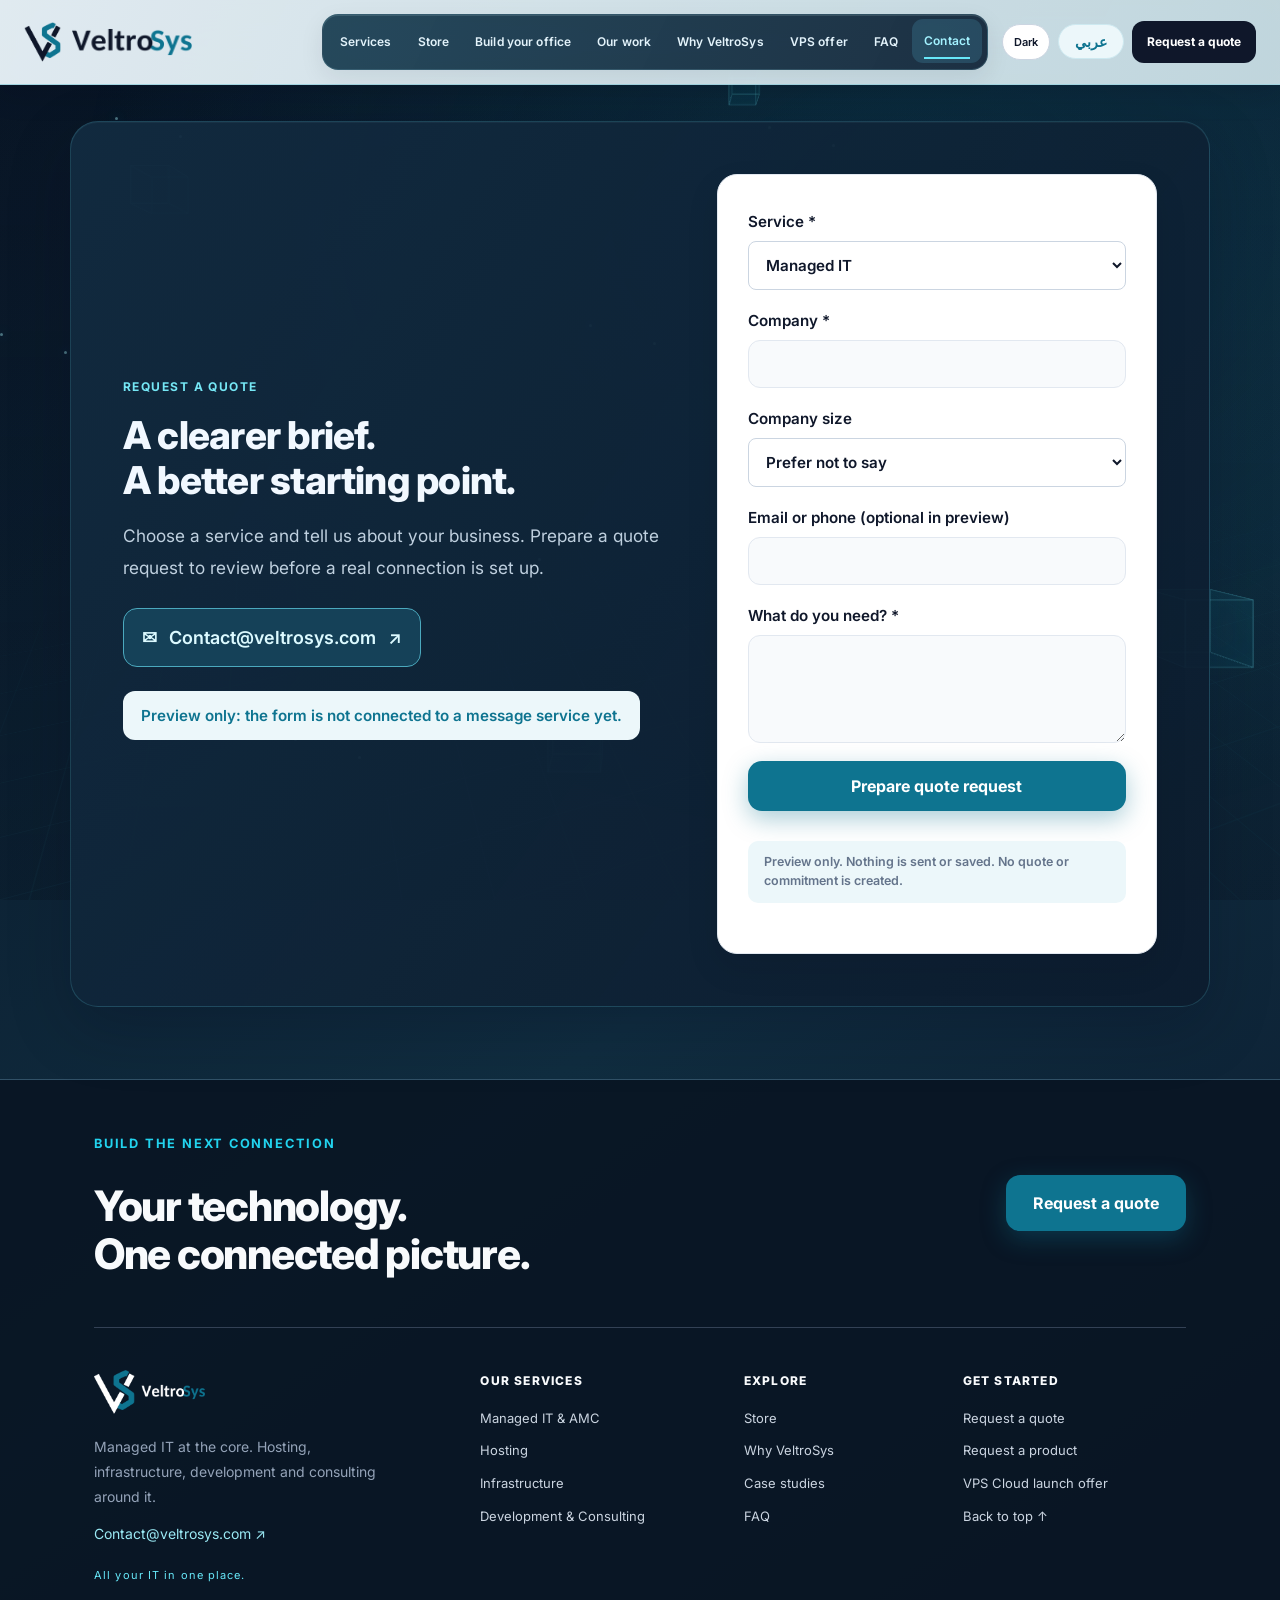
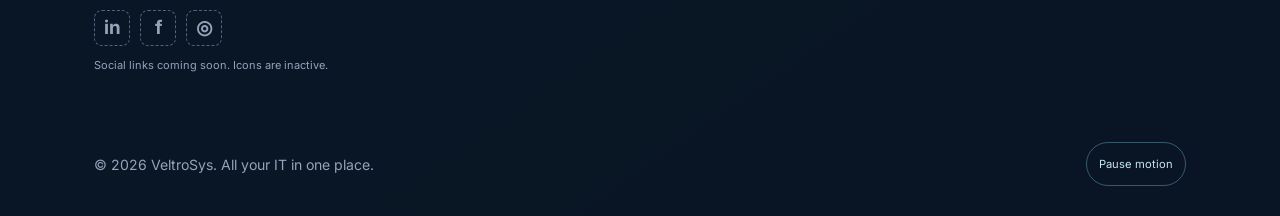
<file: contact.html>
<!DOCTYPE html>

<html dir="ltr" lang="en">
<head>
<meta charset="utf-8"/>
<meta content="width=device-width, initial-scale=1.0" name="viewport"/>
<title>Contact | VeltroSys</title>
<meta content="VeltroSys: Managed IT, hosting, infrastructure, development and consulting. All your IT in one place." name="description"/>
<link href="assets/img/favicon.png" rel="icon" type="image/png"/>
<link href="https://fonts.googleapis.com" rel="preconnect"/>
<link crossorigin="" href="https://fonts.gstatic.com" rel="preconnect"/>
<link href="https://fonts.googleapis.com/css2?family=Inter:wght@400;500;600;700;800&amp;family=IBM+Plex+Sans+Arabic:wght@400;500;600;700&amp;display=swap" rel="stylesheet"/>
<link href="assets/css/style.css?v=show1" rel="stylesheet"/>
</head>
<body>
<div class="vx-site" id="top" lang="en" dir="ltr">
<!-- ===================== Header ===================== -->
<header class="vx-header">
<div class="vx-container vx-header-inner">
<a aria-label="VeltroSys home" class="vx-brand" href="index.html">
<img alt="" aria-hidden="true" class="vx-brand-mark vx-logo-light" src="assets/img/logo-mark-navy.png"/><img alt="" aria-hidden="true" class="vx-brand-mark vx-logo-dark" src="assets/img/logo-mark-white.png"/><span class="vx-brand-word vx-logo-light" role="img" aria-label="VeltroSys"><img alt="" src="[data-uri]"/></span><span class="vx-brand-word vx-logo-dark" role="img" aria-label="VeltroSys"><img alt="" src="[data-uri]"/></span>
</a>
<nav aria-label="Main" class="vx-nav" id="vxNav">
<a data-i18n="nav.services" href="services.html">Services</a>
<a data-i18n="nav.store" href="store.html">Store</a>
<a href="office.html" data-i18n="nav.office" data-office-en="Build your office" data-office-ar="صمّم مكتبك">Build your office</a>
<a data-i18n="nav.work" href="case-studies.html">Our work</a>
<a data-i18n="nav.why" href="why.html">Why VeltroSys</a>
<a data-i18n="nav.offer" href="offer.html">VPS offer</a>
<a data-i18n="nav.faq" href="faq.html">FAQ</a>
<a data-i18n="nav.contact" href="contact.html">Contact</a>
</nav>
<div class="vx-header-actions">
<button class="vx-theme" id="vxTheme" type="button" aria-pressed="false">Dark</button>
<button aria-label="Switch language" class="vx-lang" id="vxLang" type="button">عربي</button>
<a class="vx-btn vx-btn-navy vx-btn-sm" data-i18n="nav.cta" href="contact.html">Request a quote</a>
<button aria-expanded="false" aria-label="Open menu" aria-controls="vxNav" class="vx-burger" id="vxBurger" type="button">
<span></span><span></span><span></span>
</button>
</div>
</div>
</header>
<main id="vxPage">
<!-- ===================== Contact ===================== -->
<section class="vx-section" id="contact">
<div class="vx-container vx-split">
<div class="vx-split-copy vx-reveal">
<p class="vx-eyebrow" data-i18n="contact.eyebrow">Request a quote</p>
<h2 data-i18n="contact.title">A clearer brief.<br>A better starting point.</h2>
<p class="vx-section-sub" data-i18n="contact.sub">Choose a service and tell us about your business. Prepare a quote request to review before a real connection is set up.</p>
<a class="vx-email-link" href="mailto:Contact@veltrosys.com"><span>✉</span> <bdi>Contact@veltrosys.com</bdi> <span aria-hidden="true">↗</span></a>
<p class="vx-contact-hint" data-i18n="contact.hint">Preview only: the form is not connected to a message service yet.</p>
</div>
<div class="vx-form vx-reveal" id="vxServiceForm" role="form" aria-label="Prepare a service quote request">
<label><span data-i18n="quote.service">Service *</span><select id="vxQuoteService"><option value="Managed IT">Managed IT</option><option value="Hosting">Hosting</option><option value="Infrastructure">Infrastructure</option><option value="Development & Consulting">Development &amp; Consulting</option></select></label>
<label><span data-i18n="quote.company">Company *</span><input id="vxQuoteCompany" type="text" maxlength="160" autocomplete="organization"></label>
<label><span data-i18n="quote.size">Company size</span><select id="vxQuoteSize"><option value="Not specified" data-i18n="quote.unspecified">Prefer not to say</option><option>1–10</option><option>11–50</option><option>51–200</option><option>201+</option></select></label>
<label><span data-i18n="quote.contact">Email or phone (optional in preview)</span><input id="vxQuoteContact" type="text" maxlength="160"></label>
<label><span data-i18n="quote.requirements">What do you need? *</span><textarea id="vxQuoteDetails" rows="4" maxlength="1500"></textarea></label>
<button class="vx-btn vx-btn-teal vx-btn-block" id="vxPrepareQuote" type="button" data-i18n="quote.prepare">Prepare quote request</button>
<p id="vxQuoteError" class="vx-product-error" role="alert" hidden></p><p class="vx-form-note" data-i18n="quote.note">Preview only. Nothing is sent or saved. No quote or commitment is created.</p>
<div id="vxQuoteSummary" class="vx-request-summary" tabindex="-1" hidden><h3 data-i18n="quote.summary">Your quote request</h3><dl id="vxQuoteList"></dl><p data-i18n="quote.note">Preview only. Nothing is sent or saved. No quote or commitment is created.</p></div></div>
</div>
</section>
</main>
<button id="vxBackTop" type="button" hidden aria-label="Back to top" title="Back to top" style="position:fixed;bottom:22px;inset-inline-end:20px;z-index:55;width:44px;height:44px;border-radius:50%;border:1px solid #63c1d5;background:#10394f;color:#e2fbff;box-shadow:0 6px 24px #02061766;cursor:pointer;font-size:24px;line-height:1">↑</button>
<!-- ===================== Footer ===================== -->
<footer class="vx-footer vx-footer-pro"><div class="vx-container"><div class="vx-footer-mast"><div><p class="vx-eyebrow vx-eyebrow-light" data-i18n="footer.next">Build the next connection</p><h2 data-i18n="footer.headline">Your technology.<br>One connected picture.</h2></div><a class="vx-btn vx-btn-teal" data-i18n="nav.cta" href="contact.html">Request a quote</a></div><div class="vx-footer-columns"><div class="vx-footer-about"><a href="index.html" aria-label="VeltroSys home"><img alt="VeltroSys" class="vx-footer-logo" src="assets/img/logo-h-white.png"></a><p data-i18n="footer.description">Managed IT at the core. Hosting, infrastructure, development and consulting around it.</p><a class="vx-footer-email" href="mailto:Contact@veltrosys.com"><bdi>Contact@veltrosys.com</bdi> ↗</a><span class="vx-footer-tag" dir="ltr">All your IT in one place.</span><div class="vx-social-placeholders" aria-label="Social media placeholders"><span aria-disabled="true" title="URL not added yet" class="vx-social-icon">in<span class="vx-sr-only"> LinkedIn</span></span><span aria-disabled="true" title="URL not added yet" class="vx-social-icon">f<span class="vx-sr-only"> Facebook</span></span><span aria-disabled="true" title="URL not added yet" class="vx-social-icon">◎<span class="vx-sr-only"> Instagram</span></span></div><small class="vx-social-note" data-i18n="footer.socialnote">Social links coming soon. Icons are inactive.</small></div><nav aria-label="Footer services"><h3 data-i18n="footer.services">Our services</h3><a href="services.html" data-i18n="footer.managed">Managed IT &amp; AMC</a><a href="services.html" data-i18n="footer.hosting">Hosting</a><a href="services.html" data-i18n="footer.infrastructure">Infrastructure</a><a href="services.html" data-i18n="footer.development">Development &amp; Consulting</a></nav><nav aria-label="Footer explore"><h3 data-i18n="footer.explore">Explore</h3><a href="store.html" data-i18n="nav.store">Store</a><a href="why.html" data-i18n="nav.why">Why VeltroSys</a><a href="case-studies.html" data-i18n="case.eyebrow">Case studies</a><a href="faq.html" data-i18n="nav.faq">FAQ</a></nav><nav aria-label="Footer get started"><h3 data-i18n="footer.start">Get started</h3><a href="contact.html" data-i18n="nav.cta">Request a quote</a><a href="store.html#product-request" data-i18n="footer.product">Request a product</a><a href="offer.html" data-i18n="footer.offer">VPS Cloud launch offer</a><a href="#top" data-i18n="footer.top">Back to top ↑</a></nav></div><div class="vx-footer-bottom"><p data-i18n="footer.copy">© 2026 VeltroSys. All your IT in one place.</p><button aria-pressed="false" class="vx-motion vx-footer-motion" id="vxMotionFooter" type="button">Pause motion</button></div></div></footer>
</div>
<script src="assets/js/shim.js?v=show1"></script>
<script src="assets/js/content.js?v=show1"></script>
<script src="assets/js/products.js?v=show1"></script>
<script src="assets/js/main.js?v=show1"></script>
<script src="assets/js/store.js?v=planner5"></script>
<script src="assets/js/pages.js?v=show1"></script>
</body>
                                                                                                                                                                                                                                                                                                                                                                                                                                                                                                                                                                                                                                                                                                                                                                                                                                                                                                                                                                                                                                                                                                                                                                                                                                                                                                                     </html>
</file>
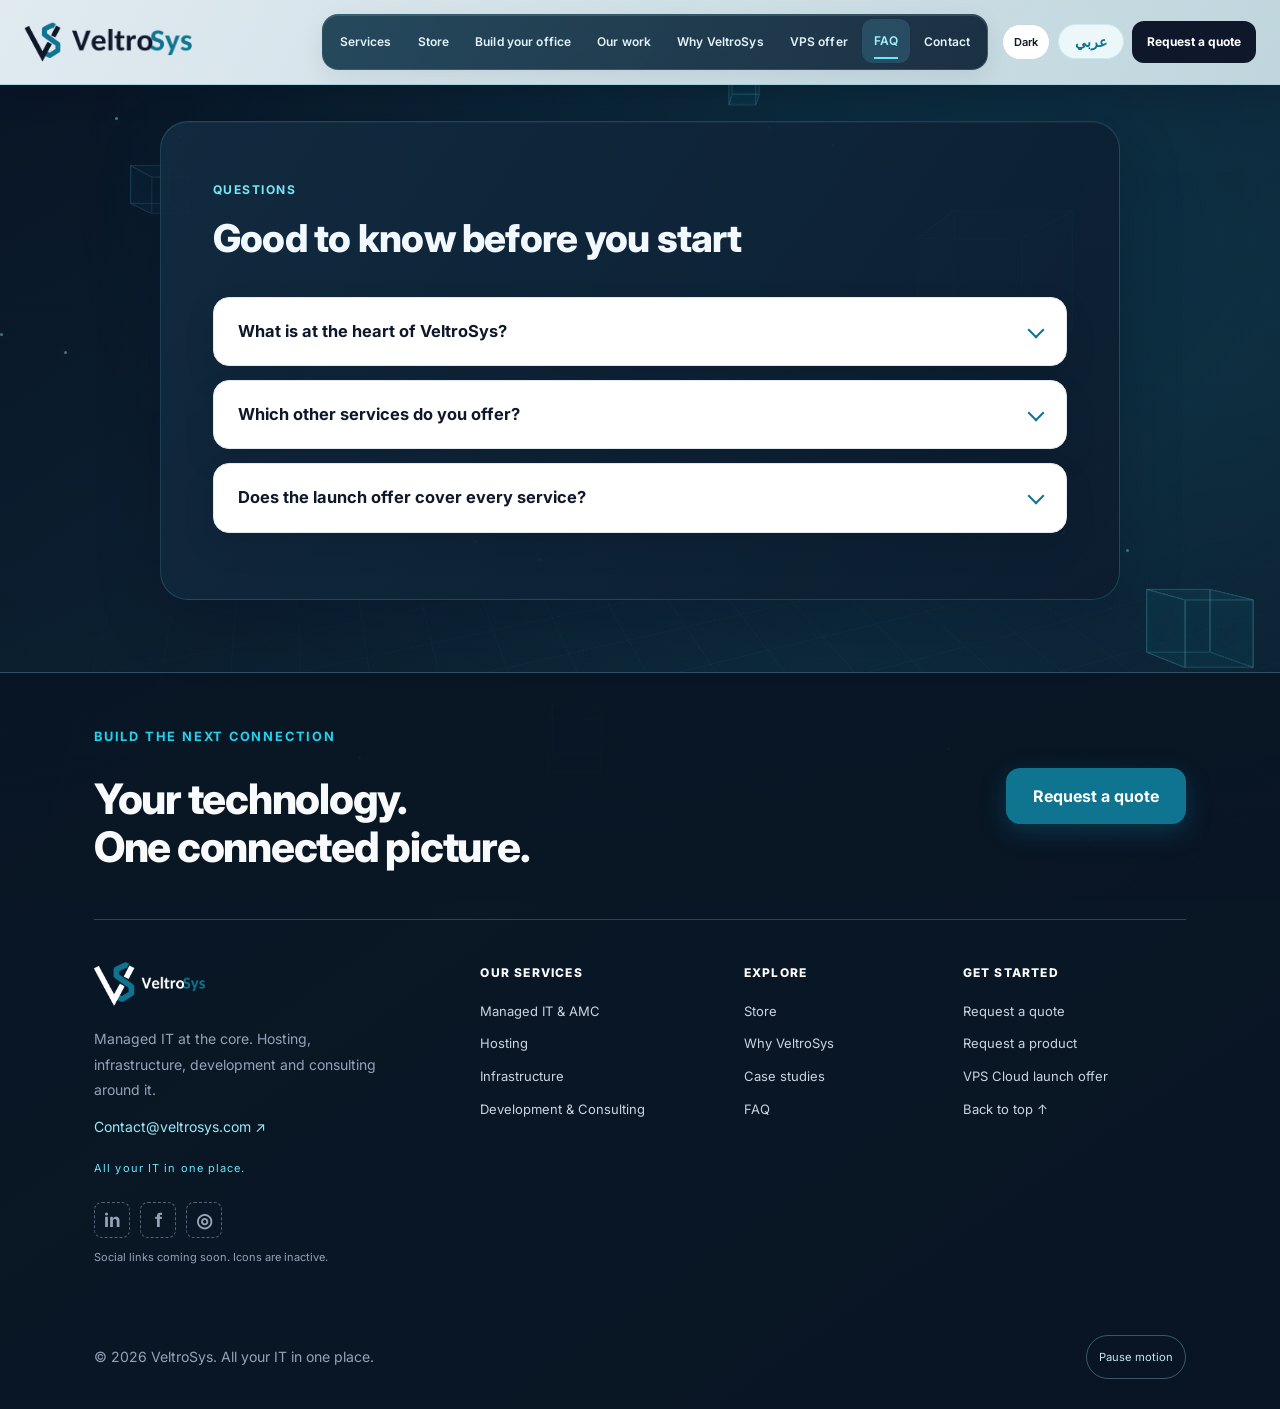
<file: faq.html>
<!DOCTYPE html>

<html dir="ltr" lang="en">
<head>
<meta charset="utf-8"/>
<meta content="width=device-width, initial-scale=1.0" name="viewport"/>
<title>FAQ | VeltroSys</title>
<meta content="VeltroSys: Managed IT, hosting, infrastructure, development and consulting. All your IT in one place." name="description"/>
<link href="assets/img/favicon.png" rel="icon" type="image/png"/>
<link href="https://fonts.googleapis.com" rel="preconnect"/>
<link crossorigin="" href="https://fonts.gstatic.com" rel="preconnect"/>
<link href="https://fonts.googleapis.com/css2?family=Inter:wght@400;500;600;700;800&amp;family=IBM+Plex+Sans+Arabic:wght@400;500;600;700&amp;display=swap" rel="stylesheet"/>
<link href="assets/css/style.css?v=show1" rel="stylesheet"/>
</head>
<body>
<div class="vx-site" id="top" lang="en" dir="ltr">
<!-- ===================== Header ===================== -->
<header class="vx-header">
<div class="vx-container vx-header-inner">
<a aria-label="VeltroSys home" class="vx-brand" href="index.html">
<img alt="" aria-hidden="true" class="vx-brand-mark vx-logo-light" src="assets/img/logo-mark-navy.png"/><img alt="" aria-hidden="true" class="vx-brand-mark vx-logo-dark" src="assets/img/logo-mark-white.png"/><span class="vx-brand-word vx-logo-light" role="img" aria-label="VeltroSys"><img alt="" src="[data-uri]"/></span><span class="vx-brand-word vx-logo-dark" role="img" aria-label="VeltroSys"><img alt="" src="[data-uri]"/></span>
</a>
<nav aria-label="Main" class="vx-nav" id="vxNav">
<a data-i18n="nav.services" href="services.html">Services</a>
<a data-i18n="nav.store" href="store.html">Store</a>
<a href="office.html" data-i18n="nav.office" data-office-en="Build your office" data-office-ar="صمّم مكتبك">Build your office</a>
<a data-i18n="nav.work" href="case-studies.html">Our work</a>
<a data-i18n="nav.why" href="why.html">Why VeltroSys</a>
<a data-i18n="nav.offer" href="offer.html">VPS offer</a>
<a data-i18n="nav.faq" href="faq.html">FAQ</a>
<a data-i18n="nav.contact" href="contact.html">Contact</a>
</nav>
<div class="vx-header-actions">
<button class="vx-theme" id="vxTheme" type="button" aria-pressed="false">Dark</button>
<button aria-label="Switch language" class="vx-lang" id="vxLang" type="button">عربي</button>
<a class="vx-btn vx-btn-navy vx-btn-sm" data-i18n="nav.cta" href="contact.html">Request a quote</a>
<button aria-expanded="false" aria-label="Open menu" aria-controls="vxNav" class="vx-burger" id="vxBurger" type="button">
<span></span><span></span><span></span>
</button>
</div>
</div>
</header>
<main id="vxPage">
<!-- ===================== FAQ ===================== -->
<section class="vx-section vx-bg-soft" id="faq">
<div class="vx-container vx-container-narrow">
<div class="vx-section-head vx-reveal">
<p class="vx-eyebrow" data-i18n="faq.eyebrow">Questions</p>
<h2 data-i18n="faq.title">Good to know before you start</h2>
</div>
<div class="vx-faq vx-reveal">
<details>
<summary data-i18n="faq.q1">What is at the heart of VeltroSys?</summary>
<p data-i18n="faq.a1">Managed IT is our flagship: AMC (Annual Maintenance Contracts) and managed services. Tell us about your environment to discuss the scope that fits your business.</p>
</details>
<details>
<summary data-i18n="faq.q2">Which other services do you offer?</summary>
<p data-i18n="faq.a2">Hosting includes VPS, Microsoft 365 / Google Workspace, cloud backup &amp; DR. Infrastructure covers networks, cybersecurity, hardware, CCTV and VoIP. Development &amp; Consulting covers consulting, ERP and custom apps.</p>
</details>
<details>
<summary data-i18n="faq.q3">Does the launch offer cover every service?</summary>
<p data-i18n="faq.a3">The launch discount is for the first 20 VPS Cloud users. Ask about the details and availability; it is not a portfolio-wide discount.</p>
</details>
</div>
</div>
</section>
</main>
<button id="vxBackTop" type="button" hidden aria-label="Back to top" title="Back to top" style="position:fixed;bottom:22px;inset-inline-end:20px;z-index:55;width:44px;height:44px;border-radius:50%;border:1px solid #63c1d5;background:#10394f;color:#e2fbff;box-shadow:0 6px 24px #02061766;cursor:pointer;font-size:24px;line-height:1">↑</button>
<!-- ===================== Footer ===================== -->
<footer class="vx-footer vx-footer-pro"><div class="vx-container"><div class="vx-footer-mast"><div><p class="vx-eyebrow vx-eyebrow-light" data-i18n="footer.next">Build the next connection</p><h2 data-i18n="footer.headline">Your technology.<br>One connected picture.</h2></div><a class="vx-btn vx-btn-teal" data-i18n="nav.cta" href="contact.html">Request a quote</a></div><div class="vx-footer-columns"><div class="vx-footer-about"><a href="index.html" aria-label="VeltroSys home"><img alt="VeltroSys" class="vx-footer-logo" src="assets/img/logo-h-white.png"></a><p data-i18n="footer.description">Managed IT at the core. Hosting, infrastructure, development and consulting around it.</p><a class="vx-footer-email" href="mailto:Contact@veltrosys.com"><bdi>Contact@veltrosys.com</bdi> ↗</a><span class="vx-footer-tag" dir="ltr">All your IT in one place.</span><div class="vx-social-placeholders" aria-label="Social media placeholders"><span aria-disabled="true" title="URL not added yet" class="vx-social-icon">in<span class="vx-sr-only"> LinkedIn</span></span><span aria-disabled="true" title="URL not added yet" class="vx-social-icon">f<span class="vx-sr-only"> Facebook</span></span><span aria-disabled="true" title="URL not added yet" class="vx-social-icon">◎<span class="vx-sr-only"> Instagram</span></span></div><small class="vx-social-note" data-i18n="footer.socialnote">Social links coming soon. Icons are inactive.</small></div><nav aria-label="Footer services"><h3 data-i18n="footer.services">Our services</h3><a href="services.html" data-i18n="footer.managed">Managed IT &amp; AMC</a><a href="services.html" data-i18n="footer.hosting">Hosting</a><a href="services.html" data-i18n="footer.infrastructure">Infrastructure</a><a href="services.html" data-i18n="footer.development">Development &amp; Consulting</a></nav><nav aria-label="Footer explore"><h3 data-i18n="footer.explore">Explore</h3><a href="store.html" data-i18n="nav.store">Store</a><a href="why.html" data-i18n="nav.why">Why VeltroSys</a><a href="case-studies.html" data-i18n="case.eyebrow">Case studies</a><a href="faq.html" data-i18n="nav.faq">FAQ</a></nav><nav aria-label="Footer get started"><h3 data-i18n="footer.start">Get started</h3><a href="contact.html" data-i18n="nav.cta">Request a quote</a><a href="store.html#product-request" data-i18n="footer.product">Request a product</a><a href="offer.html" data-i18n="footer.offer">VPS Cloud launch offer</a><a href="#top" data-i18n="footer.top">Back to top ↑</a></nav></div><div class="vx-footer-bottom"><p data-i18n="footer.copy">© 2026 VeltroSys. All your IT in one place.</p><button aria-pressed="false" class="vx-motion vx-footer-motion" id="vxMotionFooter" type="button">Pause motion</button></div></div></footer>
</div>
<script src="assets/js/shim.js?v=show1"></script>
<script src="assets/js/content.js?v=show1"></script>
<script src="assets/js/products.js?v=show1"></script>
<script src="assets/js/main.js?v=show1"></script>
<script src="assets/js/store.js?v=planner5"></script>
<script src="assets/js/pages.js?v=show1"></script>
</body>
                                                                                                                                                                                                                                                                                                                                                                                                                                                                                                                                                                                                                                                                                                                                                                                                                                                                                                                                                                                                                                                                                                                                                                                                                                                                                                                     </html>
</file>
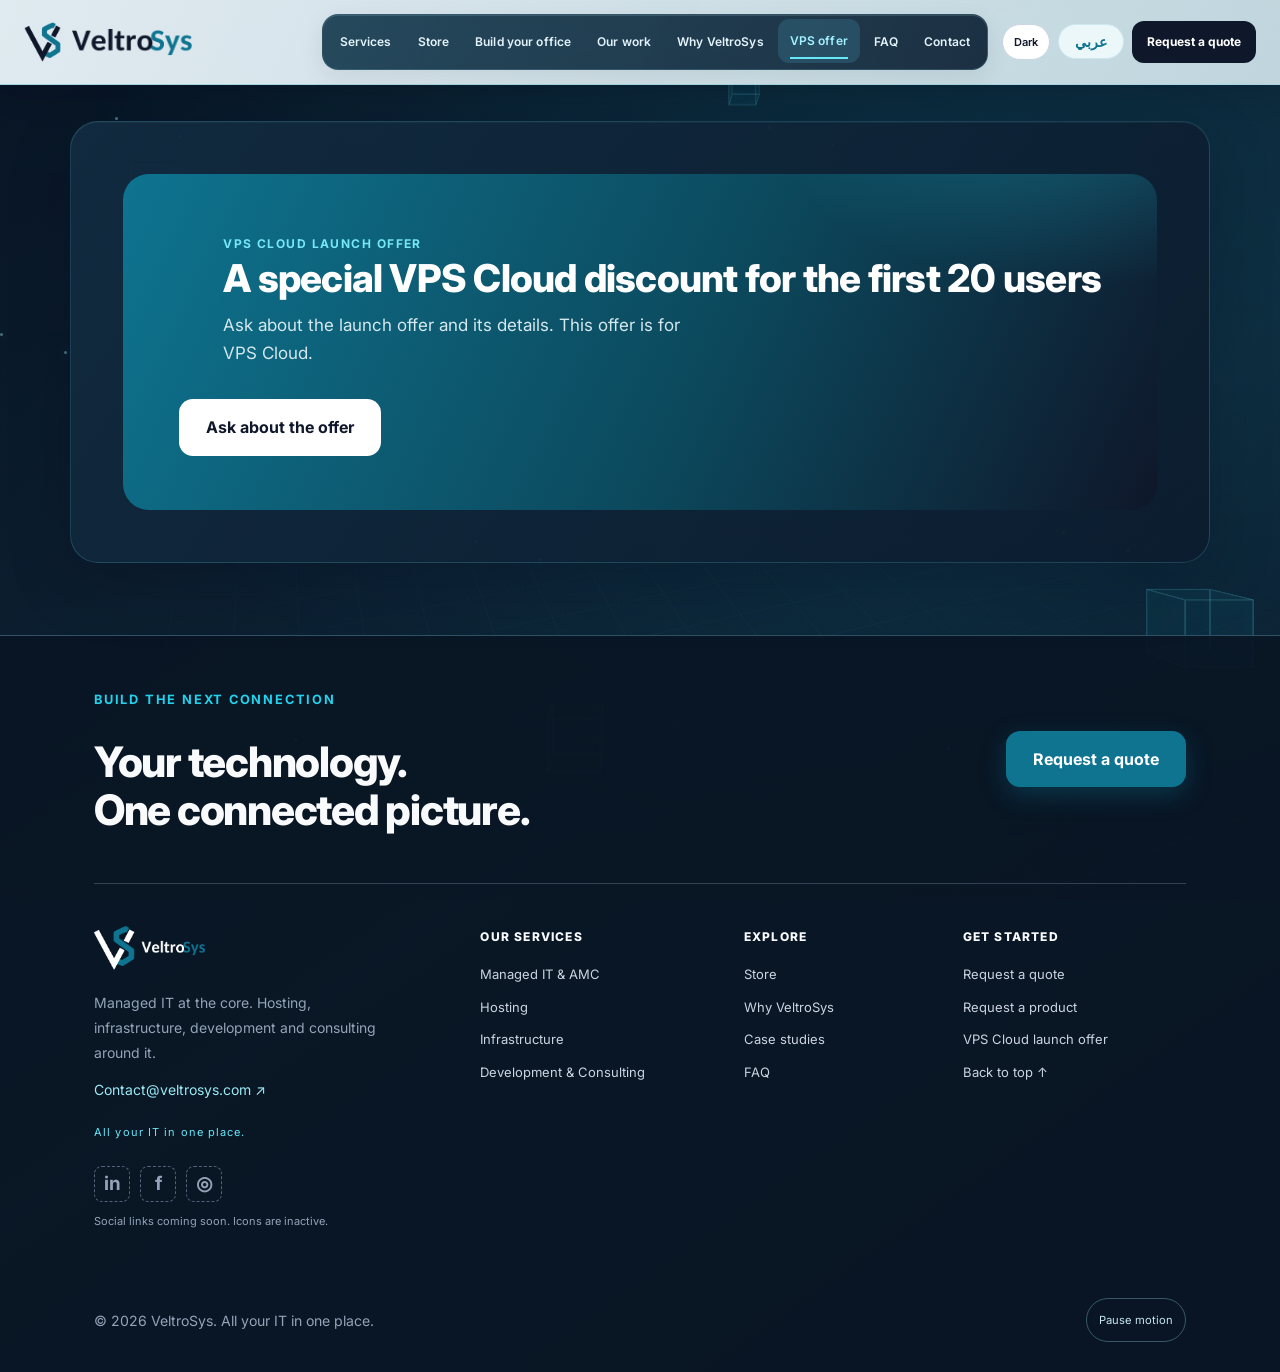
<file: offer.html>
<!DOCTYPE html>

<html dir="ltr" lang="en">
<head>
<meta charset="utf-8"/>
<meta content="width=device-width, initial-scale=1.0" name="viewport"/>
<title>VPS offer | VeltroSys</title>
<meta content="VeltroSys: Managed IT, hosting, infrastructure, development and consulting. All your IT in one place." name="description"/>
<link href="assets/img/favicon.png" rel="icon" type="image/png"/>
<link href="https://fonts.googleapis.com" rel="preconnect"/>
<link crossorigin="" href="https://fonts.gstatic.com" rel="preconnect"/>
<link href="https://fonts.googleapis.com/css2?family=Inter:wght@400;500;600;700;800&amp;family=IBM+Plex+Sans+Arabic:wght@400;500;600;700&amp;display=swap" rel="stylesheet"/>
<link href="assets/css/style.css?v=show1" rel="stylesheet"/>
</head>
<body>
<div class="vx-site" id="top" lang="en" dir="ltr">
<!-- ===================== Header ===================== -->
<header class="vx-header">
<div class="vx-container vx-header-inner">
<a aria-label="VeltroSys home" class="vx-brand" href="index.html">
<img alt="" aria-hidden="true" class="vx-brand-mark vx-logo-light" src="assets/img/logo-mark-navy.png"/><img alt="" aria-hidden="true" class="vx-brand-mark vx-logo-dark" src="assets/img/logo-mark-white.png"/><span class="vx-brand-word vx-logo-light" role="img" aria-label="VeltroSys"><img alt="" src="[data-uri]"/></span><span class="vx-brand-word vx-logo-dark" role="img" aria-label="VeltroSys"><img alt="" src="[data-uri]"/></span>
</a>
<nav aria-label="Main" class="vx-nav" id="vxNav">
<a data-i18n="nav.services" href="services.html">Services</a>
<a data-i18n="nav.store" href="store.html">Store</a>
<a href="office.html" data-i18n="nav.office" data-office-en="Build your office" data-office-ar="صمّم مكتبك">Build your office</a>
<a data-i18n="nav.work" href="case-studies.html">Our work</a>
<a data-i18n="nav.why" href="why.html">Why VeltroSys</a>
<a data-i18n="nav.offer" href="offer.html">VPS offer</a>
<a data-i18n="nav.faq" href="faq.html">FAQ</a>
<a data-i18n="nav.contact" href="contact.html">Contact</a>
</nav>
<div class="vx-header-actions">
<button class="vx-theme" id="vxTheme" type="button" aria-pressed="false">Dark</button>
<button aria-label="Switch language" class="vx-lang" id="vxLang" type="button">عربي</button>
<a class="vx-btn vx-btn-navy vx-btn-sm" data-i18n="nav.cta" href="contact.html">Request a quote</a>
<button aria-expanded="false" aria-label="Open menu" aria-controls="vxNav" class="vx-burger" id="vxBurger" type="button">
<span></span><span></span><span></span>
</button>
</div>
</div>
</header>
<main id="vxPage">
<!-- ===================== Offer ===================== -->
<section class="vx-section vx-bg-soft" id="offer">
<div class="vx-container">
<div class="vx-offer vx-reveal">
<div class="vx-offer-glow"></div>
<div class="vx-offer-copy">
<p class="vx-eyebrow vx-eyebrow-light" data-i18n="offer.eyebrow">VPS Cloud launch offer</p>
<h2 data-i18n="offer.title">A special VPS Cloud discount for the first 20 users</h2>
<p data-i18n="offer.sub">Ask about the launch offer and its details. This offer is for VPS Cloud.</p>
</div>
<a class="vx-btn vx-btn-light" data-i18n="offer.cta" href="contact.html">Ask about the offer</a>
</div>
</div>
</section>
</main>
<button id="vxBackTop" type="button" hidden aria-label="Back to top" title="Back to top" style="position:fixed;bottom:22px;inset-inline-end:20px;z-index:55;width:44px;height:44px;border-radius:50%;border:1px solid #63c1d5;background:#10394f;color:#e2fbff;box-shadow:0 6px 24px #02061766;cursor:pointer;font-size:24px;line-height:1">↑</button>
<!-- ===================== Footer ===================== -->
<footer class="vx-footer vx-footer-pro"><div class="vx-container"><div class="vx-footer-mast"><div><p class="vx-eyebrow vx-eyebrow-light" data-i18n="footer.next">Build the next connection</p><h2 data-i18n="footer.headline">Your technology.<br>One connected picture.</h2></div><a class="vx-btn vx-btn-teal" data-i18n="nav.cta" href="contact.html">Request a quote</a></div><div class="vx-footer-columns"><div class="vx-footer-about"><a href="index.html" aria-label="VeltroSys home"><img alt="VeltroSys" class="vx-footer-logo" src="assets/img/logo-h-white.png"></a><p data-i18n="footer.description">Managed IT at the core. Hosting, infrastructure, development and consulting around it.</p><a class="vx-footer-email" href="mailto:Contact@veltrosys.com"><bdi>Contact@veltrosys.com</bdi> ↗</a><span class="vx-footer-tag" dir="ltr">All your IT in one place.</span><div class="vx-social-placeholders" aria-label="Social media placeholders"><span aria-disabled="true" title="URL not added yet" class="vx-social-icon">in<span class="vx-sr-only"> LinkedIn</span></span><span aria-disabled="true" title="URL not added yet" class="vx-social-icon">f<span class="vx-sr-only"> Facebook</span></span><span aria-disabled="true" title="URL not added yet" class="vx-social-icon">◎<span class="vx-sr-only"> Instagram</span></span></div><small class="vx-social-note" data-i18n="footer.socialnote">Social links coming soon. Icons are inactive.</small></div><nav aria-label="Footer services"><h3 data-i18n="footer.services">Our services</h3><a href="services.html" data-i18n="footer.managed">Managed IT &amp; AMC</a><a href="services.html" data-i18n="footer.hosting">Hosting</a><a href="services.html" data-i18n="footer.infrastructure">Infrastructure</a><a href="services.html" data-i18n="footer.development">Development &amp; Consulting</a></nav><nav aria-label="Footer explore"><h3 data-i18n="footer.explore">Explore</h3><a href="store.html" data-i18n="nav.store">Store</a><a href="why.html" data-i18n="nav.why">Why VeltroSys</a><a href="case-studies.html" data-i18n="case.eyebrow">Case studies</a><a href="faq.html" data-i18n="nav.faq">FAQ</a></nav><nav aria-label="Footer get started"><h3 data-i18n="footer.start">Get started</h3><a href="contact.html" data-i18n="nav.cta">Request a quote</a><a href="store.html#product-request" data-i18n="footer.product">Request a product</a><a href="offer.html" data-i18n="footer.offer">VPS Cloud launch offer</a><a href="#top" data-i18n="footer.top">Back to top ↑</a></nav></div><div class="vx-footer-bottom"><p data-i18n="footer.copy">© 2026 VeltroSys. All your IT in one place.</p><button aria-pressed="false" class="vx-motion vx-footer-motion" id="vxMotionFooter" type="button">Pause motion</button></div></div></footer>
</div>
<script src="assets/js/shim.js?v=show1"></script>
<script src="assets/js/content.js?v=show1"></script>
<script src="assets/js/products.js?v=show1"></script>
<script src="assets/js/main.js?v=show1"></script>
<script src="assets/js/store.js?v=planner5"></script>
<script src="assets/js/pages.js?v=show1"></script>
</body>
                                                                                                                                                                                                                                                                                                                                                                                                                                                                                                                                                                                                                                                                                                                                                                                                                                                                                                                                                                                                                                                                                                                                                                                                                                                                                                                     </html>
</file>
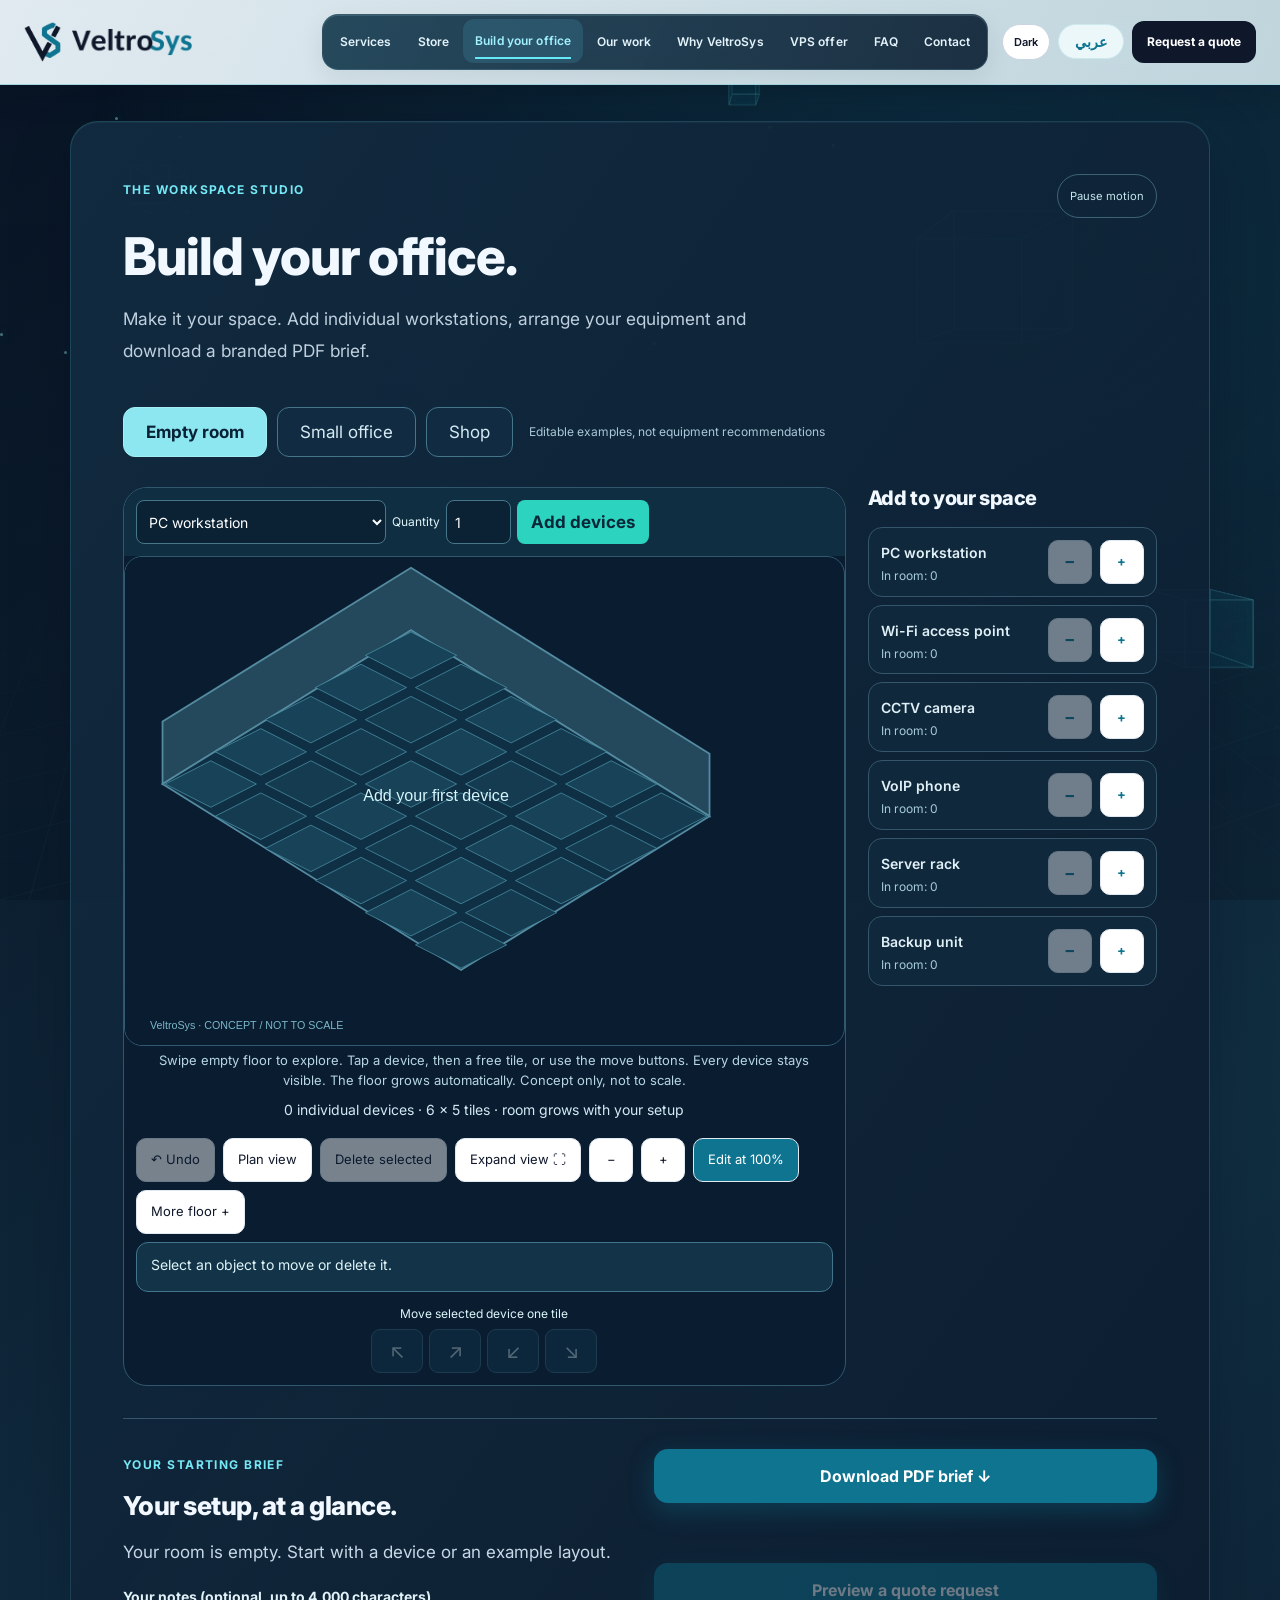
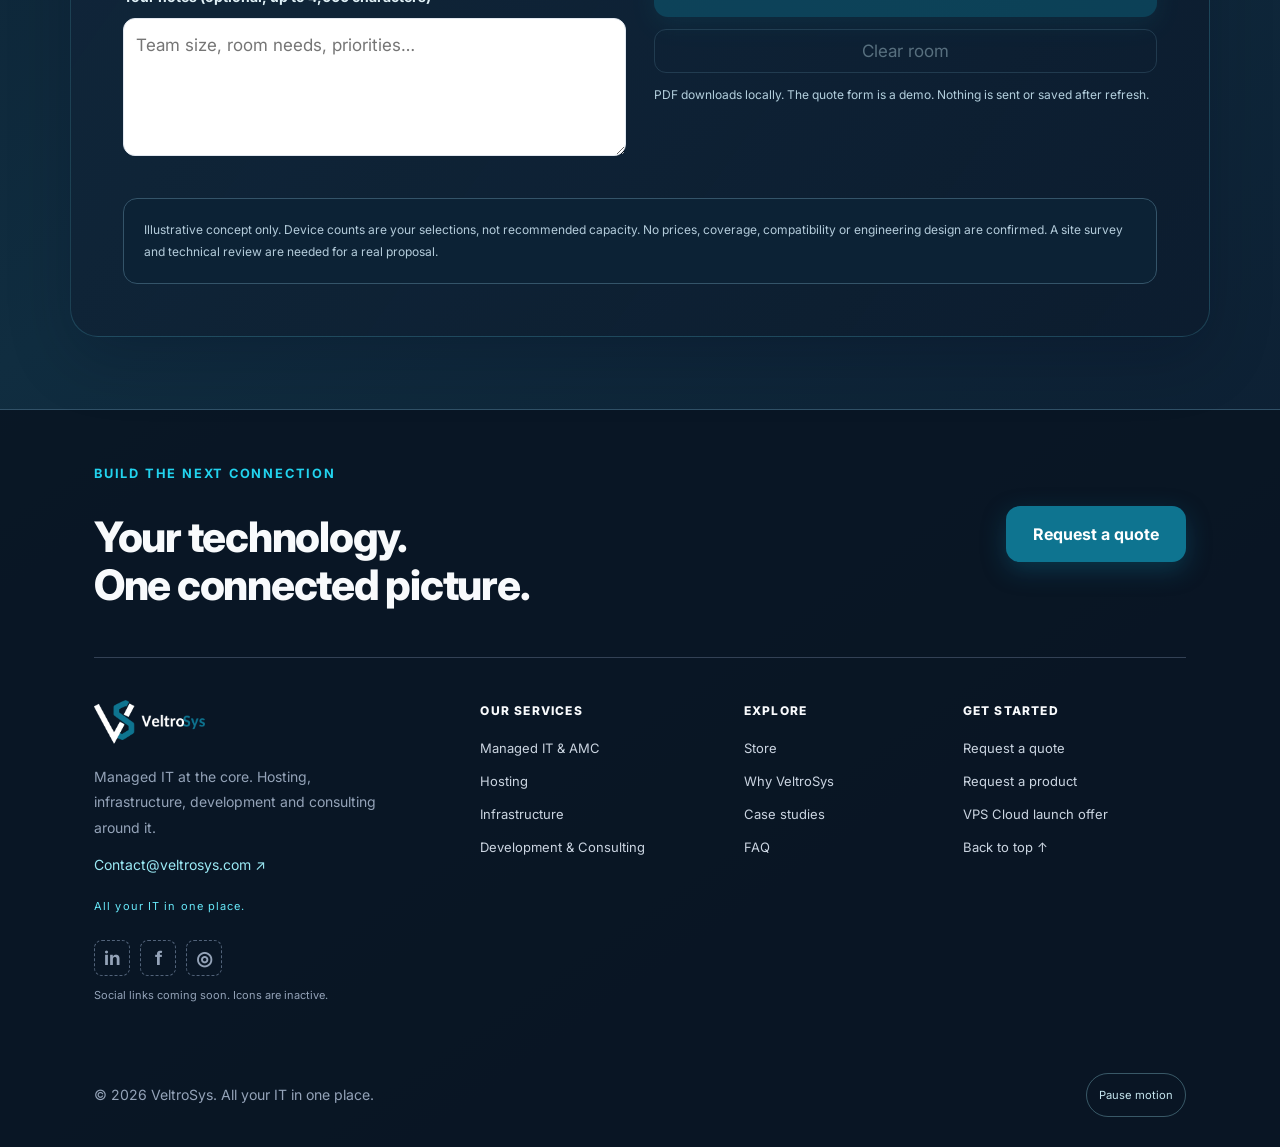
<file: office.html>
<!DOCTYPE html>

<html dir="ltr" lang="en">
<head>
<meta charset="utf-8"/>
<meta content="width=device-width, initial-scale=1.0" name="viewport"/>
<title>Build your office | VeltroSys</title>
<meta content="VeltroSys: Managed IT, hosting, infrastructure, development and consulting. All your IT in one place." name="description"/>
<link href="assets/img/favicon.png" rel="icon" type="image/png"/>
<link href="https://fonts.googleapis.com" rel="preconnect"/>
<link crossorigin="" href="https://fonts.gstatic.com" rel="preconnect"/>
<link href="https://fonts.googleapis.com/css2?family=Inter:wght@400;500;600;700;800&amp;family=IBM+Plex+Sans+Arabic:wght@400;500;600;700&amp;display=swap" rel="stylesheet"/>
<link href="assets/css/style.css?v=show1" rel="stylesheet"/>
</head>
<body>
<div class="vx-site" id="top" lang="en" dir="ltr">
<!-- ===================== Header ===================== -->
<header class="vx-header">
<div class="vx-container vx-header-inner">
<a aria-label="VeltroSys home" class="vx-brand" href="index.html">
<img alt="" aria-hidden="true" class="vx-brand-mark vx-logo-light" src="assets/img/logo-mark-navy.png"/><img alt="" aria-hidden="true" class="vx-brand-mark vx-logo-dark" src="assets/img/logo-mark-white.png"/><span class="vx-brand-word vx-logo-light" role="img" aria-label="VeltroSys"><img alt="" src="[data-uri]"/></span><span class="vx-brand-word vx-logo-dark" role="img" aria-label="VeltroSys"><img alt="" src="[data-uri]"/></span>
</a>
<nav aria-label="Main" class="vx-nav" id="vxNav">
<a data-i18n="nav.services" href="services.html">Services</a>
<a data-i18n="nav.store" href="store.html">Store</a>
<a href="office.html" data-i18n="nav.office" data-office-en="Build your office" data-office-ar="صمّم مكتبك">Build your office</a>
<a data-i18n="nav.work" href="case-studies.html">Our work</a>
<a data-i18n="nav.why" href="why.html">Why VeltroSys</a>
<a data-i18n="nav.offer" href="offer.html">VPS offer</a>
<a data-i18n="nav.faq" href="faq.html">FAQ</a>
<a data-i18n="nav.contact" href="contact.html">Contact</a>
</nav>
<div class="vx-header-actions">
<button class="vx-theme" id="vxTheme" type="button" aria-pressed="false">Dark</button>
<button aria-label="Switch language" class="vx-lang" id="vxLang" type="button">عربي</button>
<a class="vx-btn vx-btn-navy vx-btn-sm" data-i18n="nav.cta" href="contact.html">Request a quote</a>
<button aria-expanded="false" aria-label="Open menu" aria-controls="vxNav" class="vx-burger" id="vxBurger" type="button">
<span></span><span></span><span></span>
</button>
</div>
</div>
</header>
<main id="vxPage">
<section class="vx-section vx-office-section"><div class="vx-container">
<div class="vx-office-title"><div><p class="vx-eyebrow" data-office-en="VeltroSys playground" data-office-ar="مساحة VeltroSys التفاعلية">VeltroSys playground</p><h1 data-office-en="Build your office." data-office-ar="صمّم مكتبك.">Build your office.</h1><p class="vx-section-sub" data-office-en="Start with an empty space. Add your devices and watch the connections come to life." data-office-ar="ابدأ بمساحة فارغة. أضف أجهزتك وشاهد الاتصالات تنبض بالحياة.">Start with an empty space. Add your devices and watch the connections come to life.</p></div><button id="vxOfficeMotion" class="vx-motion" type="button" aria-pressed="false">Pause motion</button></div>
<div class="vx-office-presets" role="group" aria-label="Workspace type"><button type="button" data-office-preset="office" aria-pressed="true" data-office-en="Office" data-office-ar="مكتب">Office</button><button type="button" data-office-preset="shop" aria-pressed="false" data-office-en="Shop" data-office-ar="متجر">Shop</button><span data-office-en="Changes the scene, not your devices" data-office-ar="يغيّر المشهد فقط، وليس أجهزتك">Changes the scene, not your devices</span></div>
<div class="vx-office-layout"><div class="vx-office-visual"><div id="vxOfficeScene" class="vx-office-scene"></div><p id="vxOfficeSceneCaption"></p><p class="vx-office-legend" data-office-en="Animated lines illustrate connections, not cable routes or Wi-Fi coverage." data-office-ar="الخطوط المتحركة توضّح الاتصالات فقط، وليست مسارات كابلات أو تغطية Wi-Fi.">Animated lines illustrate connections, not cable routes or Wi-Fi coverage.</p></div><div><h2 class="vx-office-small-title" data-office-en="Add to your space" data-office-ar="أضف إلى مساحتك">Add to your space</h2><div id="vxOfficeDevices" class="vx-office-devices"></div></div></div>
<div class="vx-office-bottom"><div><p class="vx-eyebrow" data-office-en="Your starting brief" data-office-ar="ملخّص احتياجاتك">Your starting brief</p><h2 data-office-en="Your setup, at a glance." data-office-ar="تجهيزاتك في لمحة.">Your setup, at a glance.</h2><div id="vxOfficeBrief"></div></div><div class="vx-office-next"><button id="vxOfficeQuote" type="button" class="vx-btn vx-btn-teal" data-office-en="Use this setup in a quote request" data-office-ar="استخدم التجهيزات في طلب عرض سعر">Use this setup in a quote request</button><button id="vxOfficeReset" type="button" class="vx-office-reset" data-office-en="Clear devices" data-office-ar="مسح الأجهزة">Clear devices</button><p data-office-en="Pre-fills the existing demo form. Nothing is sent or saved." data-office-ar="يملأ نموذج المعاينة الحالي فقط. لا يتم إرسال أو حفظ أي بيانات.">Pre-fills the existing demo form. Nothing is sent or saved.</p></div></div>
<p class="vx-office-caveat" data-office-en="Illustrative concept only. Device counts are your selections, not recommended capacity. No prices, coverage, compatibility or engineering design are confirmed. A site survey and technical review are needed for a real proposal." data-office-ar="تصوّر توضيحي فقط. أعداد الأجهزة هي اختياراتك وليست سعة موصى بها. لا يتم تأكيد أسعار أو تغطية أو توافق أو تصميم هندسي. يتطلب العرض الفعلي معاينة ومراجعة فنية.">Illustrative concept only. Device counts are your selections, not recommended capacity. No prices, coverage, compatibility or engineering design are confirmed. A site survey and technical review are needed for a real proposal.</p><p id="vxOfficeStatus" class="vx-sr-only" role="status" aria-live="polite"></p>
</div></section>
</main>
<button id="vxBackTop" type="button" hidden aria-label="Back to top" title="Back to top" style="position:fixed;bottom:22px;inset-inline-end:20px;z-index:55;width:44px;height:44px;border-radius:50%;border:1px solid #63c1d5;background:#10394f;color:#e2fbff;box-shadow:0 6px 24px #02061766;cursor:pointer;font-size:24px;line-height:1">↑</button>
<!-- ===================== Footer ===================== -->
<footer class="vx-footer vx-footer-pro"><div class="vx-container"><div class="vx-footer-mast"><div><p class="vx-eyebrow vx-eyebrow-light" data-i18n="footer.next">Build the next connection</p><h2 data-i18n="footer.headline">Your technology.<br>One connected picture.</h2></div><a class="vx-btn vx-btn-teal" data-i18n="nav.cta" href="contact.html">Request a quote</a></div><div class="vx-footer-columns"><div class="vx-footer-about"><a href="index.html" aria-label="VeltroSys home"><img alt="VeltroSys" class="vx-footer-logo" src="assets/img/logo-h-white.png"></a><p data-i18n="footer.description">Managed IT at the core. Hosting, infrastructure, development and consulting around it.</p><a class="vx-footer-email" href="mailto:Contact@veltrosys.com"><bdi>Contact@veltrosys.com</bdi> ↗</a><span class="vx-footer-tag" dir="ltr">All your IT in one place.</span><div class="vx-social-placeholders" aria-label="Social media placeholders"><span aria-disabled="true" title="URL not added yet" class="vx-social-icon">in<span class="vx-sr-only"> LinkedIn</span></span><span aria-disabled="true" title="URL not added yet" class="vx-social-icon">f<span class="vx-sr-only"> Facebook</span></span><span aria-disabled="true" title="URL not added yet" class="vx-social-icon">◎<span class="vx-sr-only"> Instagram</span></span></div><small class="vx-social-note" data-i18n="footer.socialnote">Social links coming soon. Icons are inactive.</small></div><nav aria-label="Footer services"><h3 data-i18n="footer.services">Our services</h3><a href="services.html" data-i18n="footer.managed">Managed IT &amp; AMC</a><a href="services.html" data-i18n="footer.hosting">Hosting</a><a href="services.html" data-i18n="footer.infrastructure">Infrastructure</a><a href="services.html" data-i18n="footer.development">Development &amp; Consulting</a></nav><nav aria-label="Footer explore"><h3 data-i18n="footer.explore">Explore</h3><a href="store.html" data-i18n="nav.store">Store</a><a href="why.html" data-i18n="nav.why">Why VeltroSys</a><a href="case-studies.html" data-i18n="case.eyebrow">Case studies</a><a href="faq.html" data-i18n="nav.faq">FAQ</a></nav><nav aria-label="Footer get started"><h3 data-i18n="footer.start">Get started</h3><a href="contact.html" data-i18n="nav.cta">Request a quote</a><a href="store.html#product-request" data-i18n="footer.product">Request a product</a><a href="offer.html" data-i18n="footer.offer">VPS Cloud launch offer</a><a href="#top" data-i18n="footer.top">Back to top ↑</a></nav></div><div class="vx-footer-bottom"><p data-i18n="footer.copy">© 2026 VeltroSys. All your IT in one place.</p><button aria-pressed="false" class="vx-motion vx-footer-motion" id="vxMotionFooter" type="button">Pause motion</button></div></div></footer>
</div>
<script src="assets/js/shim.js?v=show1"></script>
<script src="assets/js/content.js?v=show1"></script>
<script src="assets/js/products.js?v=show1"></script>
<script src="assets/js/main.js?v=show1"></script>
<script src="assets/js/store.js?v=planner5"></script>
<script src="assets/js/pages.js?v=show1"></script>
</body>
                                                                                                                                                                                                                                                                                                                                                                                                                                                                                                                                                                                                                                                                                                                                                                                                                                                                                                                                                                                                                                                                                                                                                                                                                                                                                                                     </html>
</file>
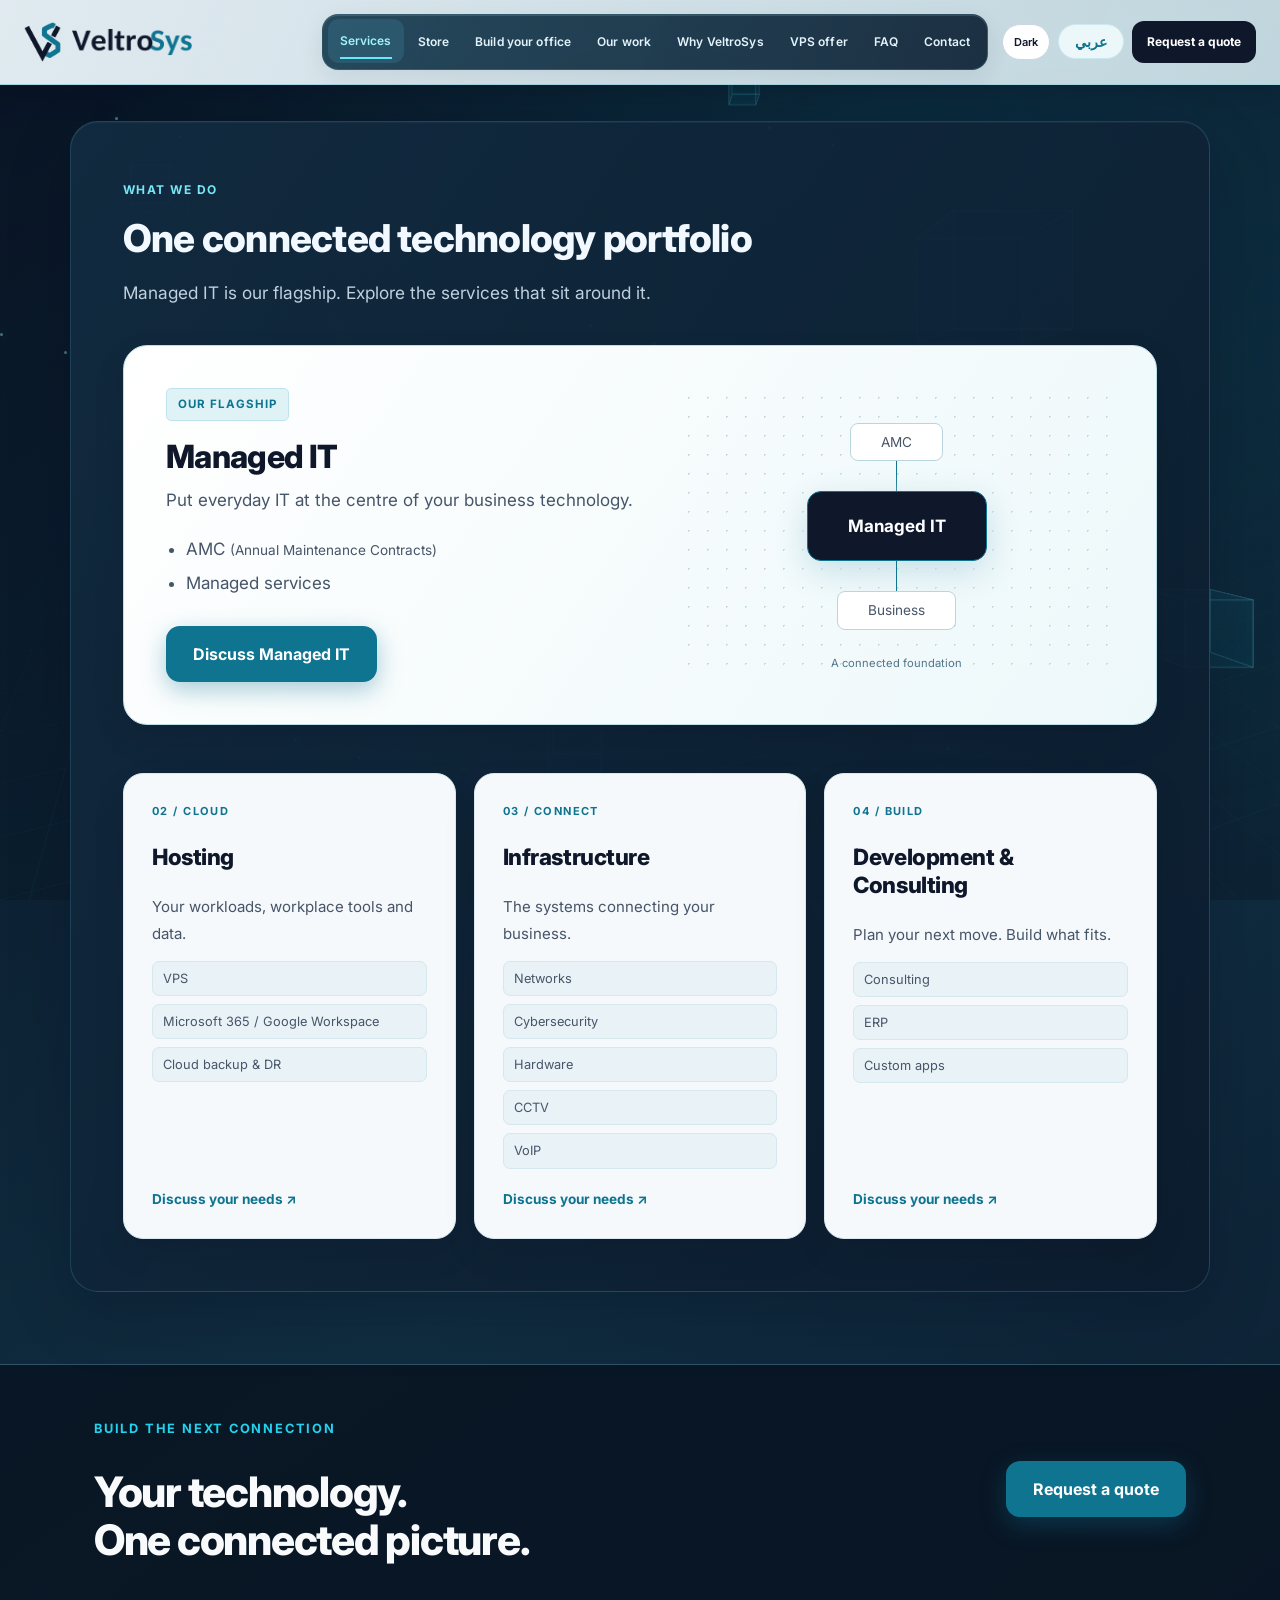
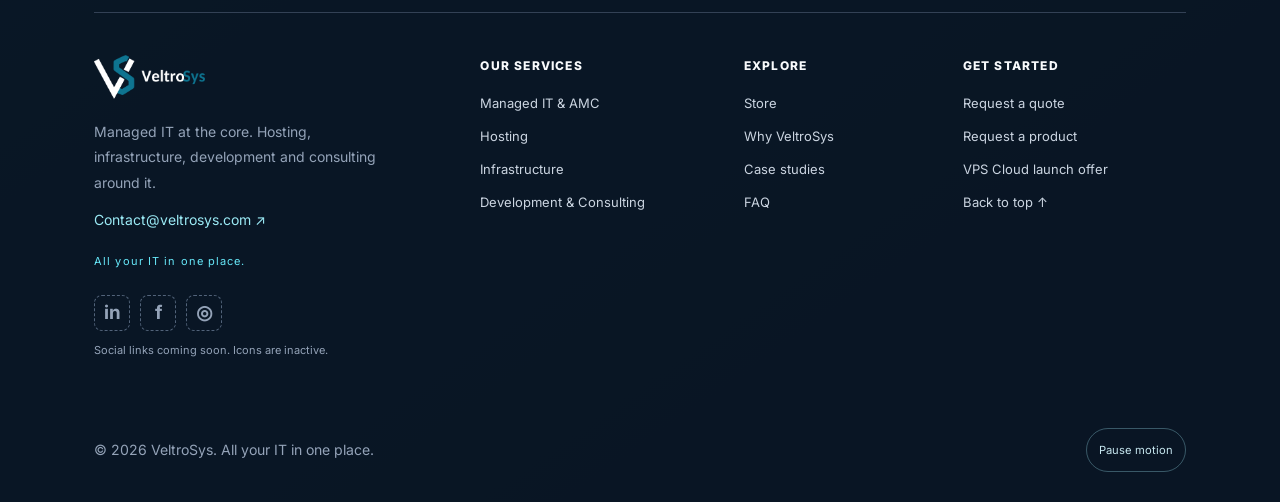
<file: services.html>
<!DOCTYPE html>

<html dir="ltr" lang="en">
<head>
<meta charset="utf-8"/>
<meta content="width=device-width, initial-scale=1.0" name="viewport"/>
<title>Services | VeltroSys</title>
<meta content="VeltroSys: Managed IT, hosting, infrastructure, development and consulting. All your IT in one place." name="description"/>
<link href="assets/img/favicon.png" rel="icon" type="image/png"/>
<link href="https://fonts.googleapis.com" rel="preconnect"/>
<link crossorigin="" href="https://fonts.gstatic.com" rel="preconnect"/>
<link href="https://fonts.googleapis.com/css2?family=Inter:wght@400;500;600;700;800&amp;family=IBM+Plex+Sans+Arabic:wght@400;500;600;700&amp;display=swap" rel="stylesheet"/>
<link href="assets/css/style.css?v=show1" rel="stylesheet"/>
</head>
<body>
<div class="vx-site" id="top" lang="en" dir="ltr">
<!-- ===================== Header ===================== -->
<header class="vx-header">
<div class="vx-container vx-header-inner">
<a aria-label="VeltroSys home" class="vx-brand" href="index.html">
<img alt="" aria-hidden="true" class="vx-brand-mark vx-logo-light" src="assets/img/logo-mark-navy.png"/><img alt="" aria-hidden="true" class="vx-brand-mark vx-logo-dark" src="assets/img/logo-mark-white.png"/><span class="vx-brand-word vx-logo-light" role="img" aria-label="VeltroSys"><img alt="" src="[data-uri]"/></span><span class="vx-brand-word vx-logo-dark" role="img" aria-label="VeltroSys"><img alt="" src="[data-uri]"/></span>
</a>
<nav aria-label="Main" class="vx-nav" id="vxNav">
<a data-i18n="nav.services" href="services.html">Services</a>
<a data-i18n="nav.store" href="store.html">Store</a>
<a href="office.html" data-i18n="nav.office" data-office-en="Build your office" data-office-ar="صمّم مكتبك">Build your office</a>
<a data-i18n="nav.work" href="case-studies.html">Our work</a>
<a data-i18n="nav.why" href="why.html">Why VeltroSys</a>
<a data-i18n="nav.offer" href="offer.html">VPS offer</a>
<a data-i18n="nav.faq" href="faq.html">FAQ</a>
<a data-i18n="nav.contact" href="contact.html">Contact</a>
</nav>
<div class="vx-header-actions">
<button class="vx-theme" id="vxTheme" type="button" aria-pressed="false">Dark</button>
<button aria-label="Switch language" class="vx-lang" id="vxLang" type="button">عربي</button>
<a class="vx-btn vx-btn-navy vx-btn-sm" data-i18n="nav.cta" href="contact.html">Request a quote</a>
<button aria-expanded="false" aria-label="Open menu" aria-controls="vxNav" class="vx-burger" id="vxBurger" type="button">
<span></span><span></span><span></span>
</button>
</div>
</div>
</header>
<main id="vxPage">
<!-- ===================== Services ===================== -->
<section class="vx-section vx-bg-soft" id="services">
<div class="vx-container">
<div class="vx-section-head vx-reveal">
<p class="vx-eyebrow" data-i18n="services.eyebrow">What we do</p>
<h2 data-i18n="services.title">One connected technology portfolio</h2>
<p class="vx-section-sub" data-i18n="services.sub">Managed IT is our flagship. Explore the services that sit around it.</p>
</div>
<div class="vx-portfolio">
<article class="vx-flagship vx-reveal"><div class="vx-flagship-copy"><span class="vx-badge" data-i18n="s.flag">Our flagship</span><h3 data-i18n="s.managedtitle">Managed IT</h3><p data-i18n="s.managed">Put everyday IT at the centre of your business technology.</p><ul><li>AMC <span data-i18n="s.amc">(Annual Maintenance Contracts)</span></li><li data-i18n="s.manageditem">Managed services</li></ul><a class="vx-btn vx-btn-teal" data-i18n="s.managedcta" href="contact.html">Discuss Managed IT</a></div><div aria-hidden="true" class="vx-foundation"><div class="vx-foundation-node">AMC</div><div class="vx-foundation-line"></div><div class="vx-foundation-main">Managed IT</div><div class="vx-foundation-line"></div><div class="vx-foundation-node">Business</div><span class="vx-foundation-caption">A connected foundation</span></div></article>
<div class="vx-grid vx-grid-3">
<article class="vx-card vx-reveal"><span class="vx-service-number">02 / CLOUD</span><h3 data-i18n="s.hostingtitle">Hosting</h3><p data-i18n="s.hosting">Your workloads, workplace tools and data.</p><ul class="vx-service-list"><li>VPS</li><li>Microsoft 365 / Google Workspace</li><li data-i18n="s.backup">Cloud backup &amp; DR</li></ul><a class="vx-text-link" data-i18n="s.discuss" href="contact.html">Discuss your needs ↗</a></article>
<article class="vx-card vx-reveal"><span class="vx-service-number">03 / CONNECT</span><h3 data-i18n="s.infratitle">Infrastructure</h3><p data-i18n="s.infra">The systems connecting your business.</p><ul class="vx-service-list"><li data-i18n="s.networks">Networks</li><li data-i18n="s.cyber">Cybersecurity</li><li data-i18n="s.hardware">Hardware</li><li>CCTV</li><li>VoIP</li></ul><a class="vx-text-link" data-i18n="s.discuss" href="contact.html">Discuss your needs ↗</a></article>
<article class="vx-card vx-reveal"><span class="vx-service-number">04 / BUILD</span><h3 data-i18n="s.devtitle">Development &amp; Consulting</h3><p data-i18n="s.dev">Plan your next move. Build what fits.</p><ul class="vx-service-list"><li data-i18n="s.consulting">Consulting</li><li>ERP</li><li data-i18n="s.apps">Custom apps</li></ul><a class="vx-text-link" data-i18n="s.discuss" href="contact.html">Discuss your needs ↗</a></article>
</div></div>
</div>
</section>
</main>
<button id="vxBackTop" type="button" hidden aria-label="Back to top" title="Back to top" style="position:fixed;bottom:22px;inset-inline-end:20px;z-index:55;width:44px;height:44px;border-radius:50%;border:1px solid #63c1d5;background:#10394f;color:#e2fbff;box-shadow:0 6px 24px #02061766;cursor:pointer;font-size:24px;line-height:1">↑</button>
<!-- ===================== Footer ===================== -->
<footer class="vx-footer vx-footer-pro"><div class="vx-container"><div class="vx-footer-mast"><div><p class="vx-eyebrow vx-eyebrow-light" data-i18n="footer.next">Build the next connection</p><h2 data-i18n="footer.headline">Your technology.<br>One connected picture.</h2></div><a class="vx-btn vx-btn-teal" data-i18n="nav.cta" href="contact.html">Request a quote</a></div><div class="vx-footer-columns"><div class="vx-footer-about"><a href="index.html" aria-label="VeltroSys home"><img alt="VeltroSys" class="vx-footer-logo" src="assets/img/logo-h-white.png"></a><p data-i18n="footer.description">Managed IT at the core. Hosting, infrastructure, development and consulting around it.</p><a class="vx-footer-email" href="mailto:Contact@veltrosys.com"><bdi>Contact@veltrosys.com</bdi> ↗</a><span class="vx-footer-tag" dir="ltr">All your IT in one place.</span><div class="vx-social-placeholders" aria-label="Social media placeholders"><span aria-disabled="true" title="URL not added yet" class="vx-social-icon">in<span class="vx-sr-only"> LinkedIn</span></span><span aria-disabled="true" title="URL not added yet" class="vx-social-icon">f<span class="vx-sr-only"> Facebook</span></span><span aria-disabled="true" title="URL not added yet" class="vx-social-icon">◎<span class="vx-sr-only"> Instagram</span></span></div><small class="vx-social-note" data-i18n="footer.socialnote">Social links coming soon. Icons are inactive.</small></div><nav aria-label="Footer services"><h3 data-i18n="footer.services">Our services</h3><a href="services.html" data-i18n="footer.managed">Managed IT &amp; AMC</a><a href="services.html" data-i18n="footer.hosting">Hosting</a><a href="services.html" data-i18n="footer.infrastructure">Infrastructure</a><a href="services.html" data-i18n="footer.development">Development &amp; Consulting</a></nav><nav aria-label="Footer explore"><h3 data-i18n="footer.explore">Explore</h3><a href="store.html" data-i18n="nav.store">Store</a><a href="why.html" data-i18n="nav.why">Why VeltroSys</a><a href="case-studies.html" data-i18n="case.eyebrow">Case studies</a><a href="faq.html" data-i18n="nav.faq">FAQ</a></nav><nav aria-label="Footer get started"><h3 data-i18n="footer.start">Get started</h3><a href="contact.html" data-i18n="nav.cta">Request a quote</a><a href="store.html#product-request" data-i18n="footer.product">Request a product</a><a href="offer.html" data-i18n="footer.offer">VPS Cloud launch offer</a><a href="#top" data-i18n="footer.top">Back to top ↑</a></nav></div><div class="vx-footer-bottom"><p data-i18n="footer.copy">© 2026 VeltroSys. All your IT in one place.</p><button aria-pressed="false" class="vx-motion vx-footer-motion" id="vxMotionFooter" type="button">Pause motion</button></div></div></footer>
</div>
<script src="assets/js/shim.js?v=show1"></script>
<script src="assets/js/content.js?v=show1"></script>
<script src="assets/js/products.js?v=show1"></script>
<script src="assets/js/main.js?v=show1"></script>
<script src="assets/js/store.js?v=planner5"></script>
<script src="assets/js/pages.js?v=show1"></script>
</body>
                                                                                                                                                                                                                                                                                                                                                                                                                                                                                                                                                                                                                                                                                                                                                                                                                                                                                                                                                                                                                                                                                                                                                                                                                                                                                                                     </html>
</file>
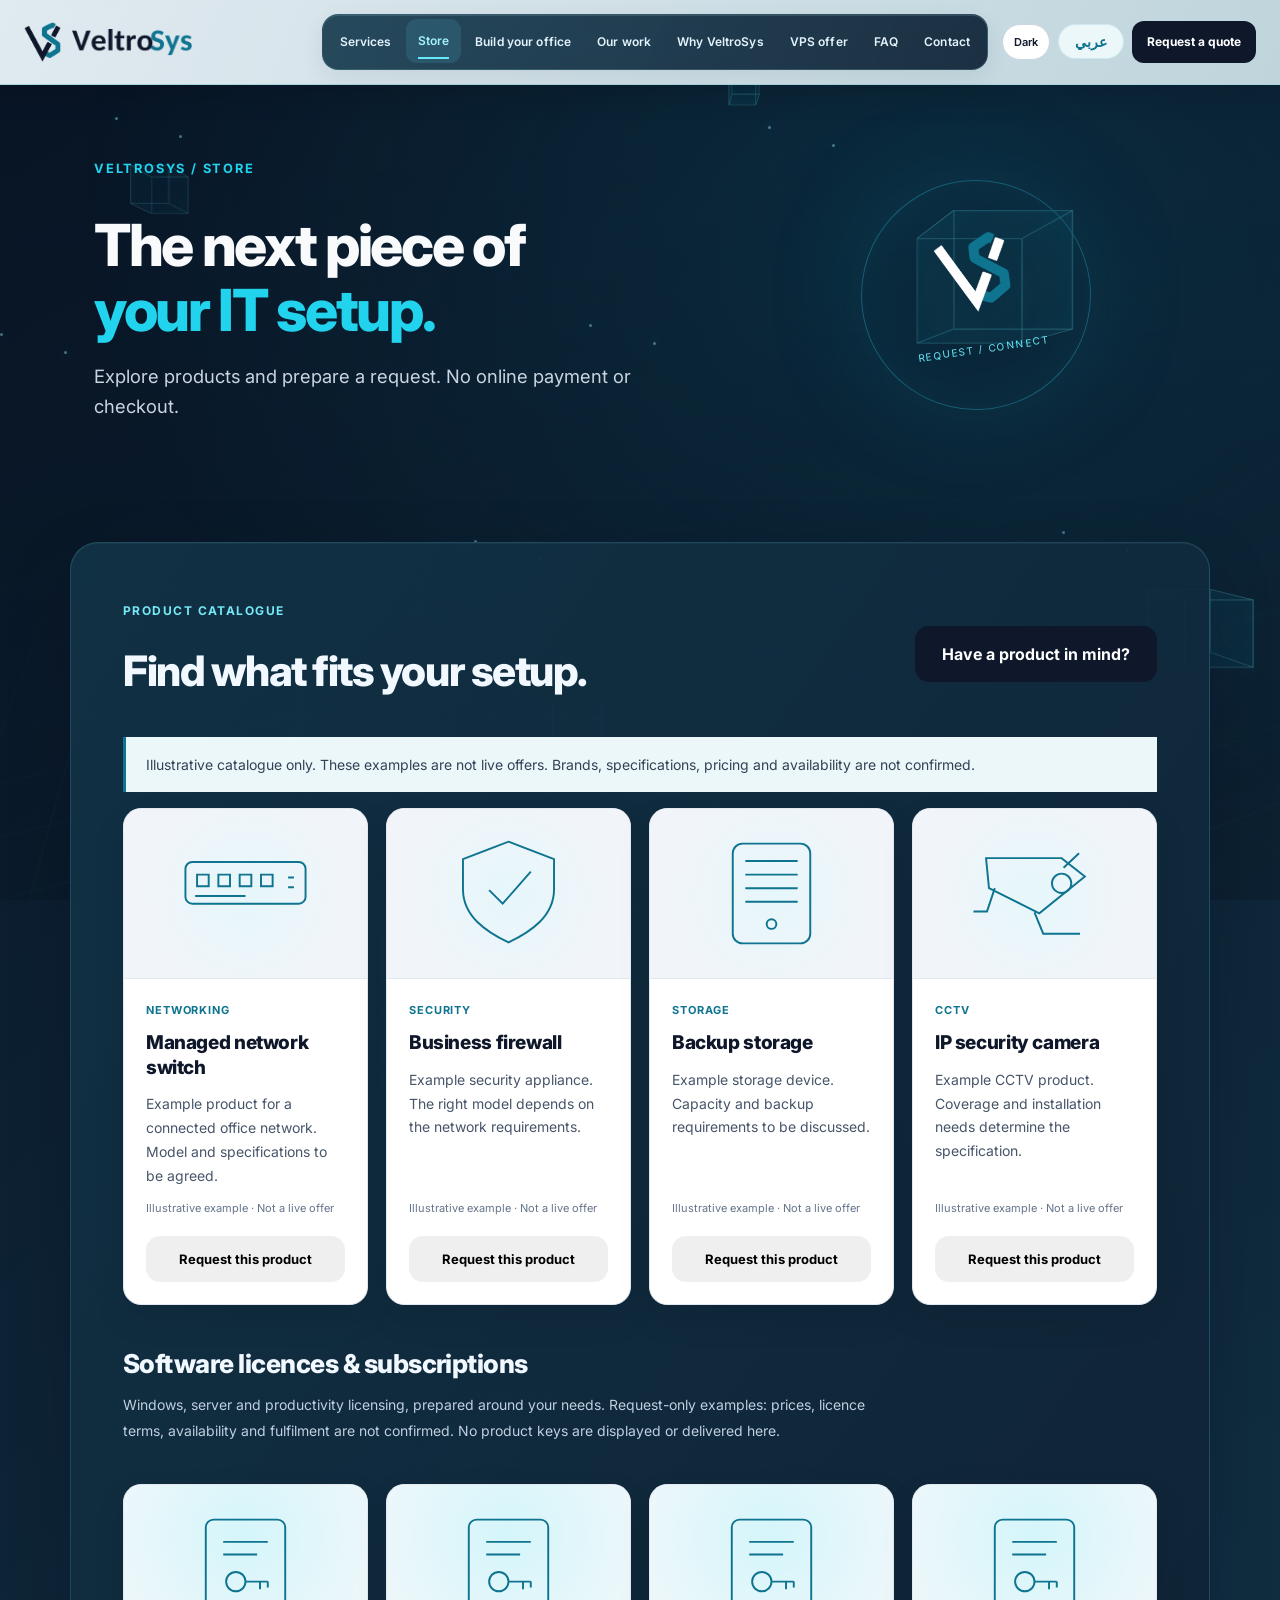
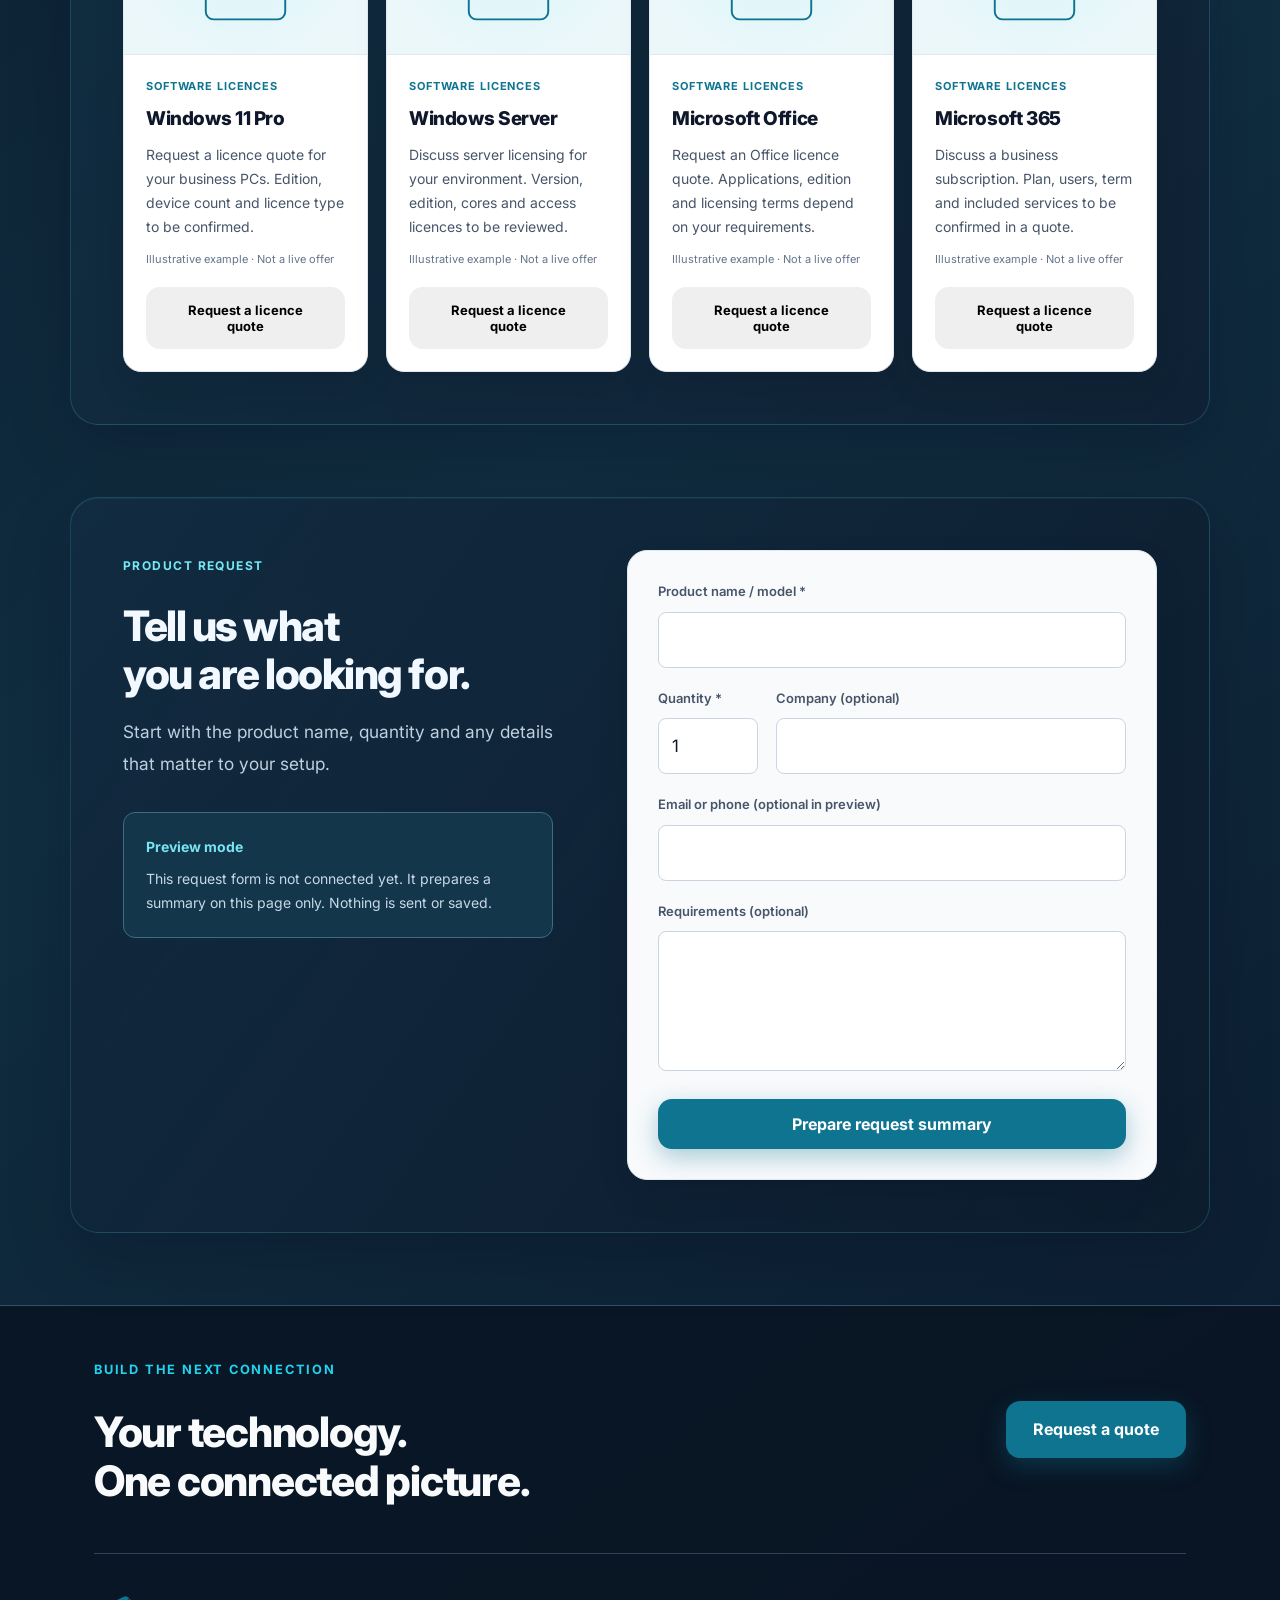
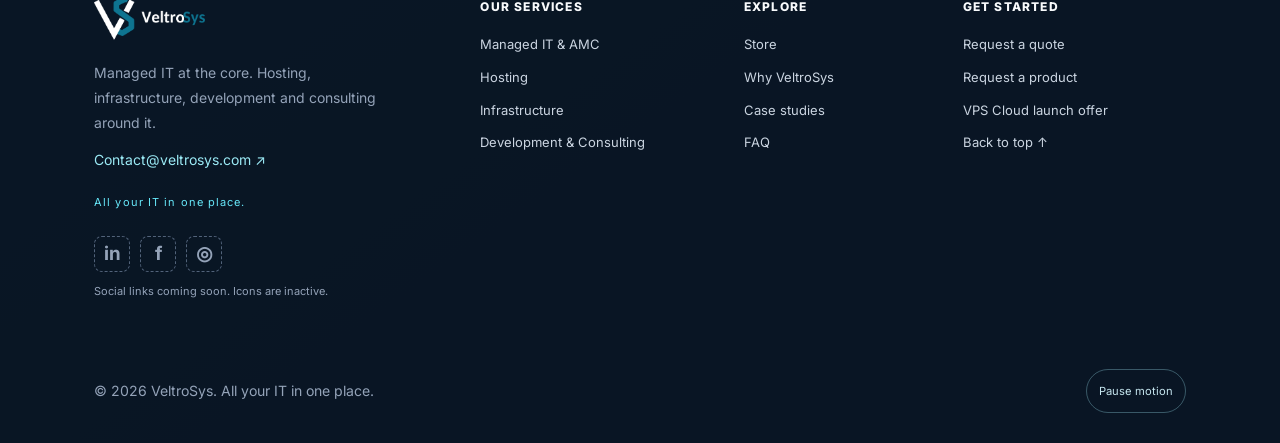
<file: store.html>
<!DOCTYPE html>

<html dir="ltr" lang="en">
<head>
<meta charset="utf-8"/>
<meta content="width=device-width, initial-scale=1.0" name="viewport"/>
<title>Store | VeltroSys</title>
<meta content="VeltroSys: Managed IT, hosting, infrastructure, development and consulting. All your IT in one place." name="description"/>
<link href="assets/img/favicon.png" rel="icon" type="image/png"/>
<link href="https://fonts.googleapis.com" rel="preconnect"/>
<link crossorigin="" href="https://fonts.gstatic.com" rel="preconnect"/>
<link href="https://fonts.googleapis.com/css2?family=Inter:wght@400;500;600;700;800&amp;family=IBM+Plex+Sans+Arabic:wght@400;500;600;700&amp;display=swap" rel="stylesheet"/>
<link href="assets/css/style.css?v=show1" rel="stylesheet"/>
</head>
<body>
<div class="vx-site" id="top" lang="en" dir="ltr">
<!-- ===================== Header ===================== -->
<header class="vx-header">
<div class="vx-container vx-header-inner">
<a aria-label="VeltroSys home" class="vx-brand" href="index.html">
<img alt="" aria-hidden="true" class="vx-brand-mark vx-logo-light" src="assets/img/logo-mark-navy.png"/><img alt="" aria-hidden="true" class="vx-brand-mark vx-logo-dark" src="assets/img/logo-mark-white.png"/><span class="vx-brand-word vx-logo-light" role="img" aria-label="VeltroSys"><img alt="" src="[data-uri]"/></span><span class="vx-brand-word vx-logo-dark" role="img" aria-label="VeltroSys"><img alt="" src="[data-uri]"/></span>
</a>
<nav aria-label="Main" class="vx-nav" id="vxNav">
<a data-i18n="nav.services" href="services.html">Services</a>
<a data-i18n="nav.store" href="store.html">Store</a>
<a href="office.html" data-i18n="nav.office" data-office-en="Build your office" data-office-ar="صمّم مكتبك">Build your office</a>
<a data-i18n="nav.work" href="case-studies.html">Our work</a>
<a data-i18n="nav.why" href="why.html">Why VeltroSys</a>
<a data-i18n="nav.offer" href="offer.html">VPS offer</a>
<a data-i18n="nav.faq" href="faq.html">FAQ</a>
<a data-i18n="nav.contact" href="contact.html">Contact</a>
</nav>
<div class="vx-header-actions">
<button class="vx-theme" id="vxTheme" type="button" aria-pressed="false">Dark</button>
<button aria-label="Switch language" class="vx-lang" id="vxLang" type="button">عربي</button>
<a class="vx-btn vx-btn-navy vx-btn-sm" data-i18n="nav.cta" href="contact.html">Request a quote</a>
<button aria-expanded="false" aria-label="Open menu" aria-controls="vxNav" class="vx-burger" id="vxBurger" type="button">
<span></span><span></span><span></span>
</button>
</div>
</div>
</header>
<main id="vxPage">
<section class="vx-store-hero"><div class="vx-container vx-store-intro"><div><p class="vx-eyebrow vx-eyebrow-light" data-i18n="store.eyebrow">VeltroSys / Store</p><h1 data-i18n="store.title">The next piece of<br><span class="vx-accent">your IT setup.</span></h1><p class="vx-lead" data-i18n="store.intro">Explore products and prepare a request. No online payment or checkout.</p></div><div class="vx-store-glyph" aria-hidden="true"><img src="assets/img/logo-mark-white.png" alt=""><span>REQUEST / CONNECT</span></div></div></section>
<section class="vx-section vx-bg-soft"><div class="vx-container"><div class="vx-store-heading"><div><p class="vx-eyebrow" data-i18n="store.catalog">Product catalogue</p><h2 data-i18n="store.explore">Find what fits your setup.</h2></div><a class="vx-btn vx-btn-navy" href="store.html#product-request" data-i18n="store.specific">Have a product in mind?</a></div>
<p class="vx-demo-banner" data-i18n="store.demobanner">Illustrative catalogue only. These examples are not live offers. Brands, specifications, pricing and availability are not confirmed.</p><div id="vxProducts" class="vx-product-grid"></div>
<div id="vxCatalogEmpty" class="vx-catalog-empty"><span class="vx-empty-symbol" aria-hidden="true">+</span><div><h3 data-i18n="store.emptytitle">The catalogue is being prepared.</h3><p data-i18n="store.empty">Product details will appear here once added. Have a specific product in mind? Prepare a request below.</p></div></div>
</div></section>
<section class="vx-section" id="product-request"><div class="vx-container vx-store-request-layout"><div><p class="vx-eyebrow" data-i18n="store.requesteyebrow">Product request</p><h2 data-i18n="store.requesttitle">Tell us what<br>you are looking for.</h2><p class="vx-section-sub" data-i18n="store.requestintro">Start with the product name, quantity and any details that matter to your setup.</p><div class="vx-request-disclaimer"><strong data-i18n="store.drafttitle">Preview mode</strong><p data-i18n="store.disclaimer">This request form is not connected yet. It prepares a summary on this page only. Nothing is sent or saved.</p></div></div>
<div class="vx-request-panel"><div id="vxProductForm" role="form" aria-label="Prepare a product request"><label for="vxProductName" data-i18n="store.product">Product name / model *</label><input id="vxProductName" type="text" maxlength="160" autocomplete="off" required><div class="vx-request-fields"><div><label for="vxProductQty" data-i18n="store.quantity">Quantity *</label><input id="vxProductQty" type="number" min="1" max="9999" value="1" step="1" required></div><div><label for="vxProductCompany" data-i18n="store.company">Company (optional)</label><input id="vxProductCompany" type="text" maxlength="160" autocomplete="organization"></div></div><label for="vxProductContact" data-i18n="store.contact">Email or phone (optional in preview)</label><input id="vxProductContact" type="text" maxlength="160" autocomplete="off"><label for="vxProductDetails" data-i18n="store.details">Requirements (optional)</label><textarea id="vxProductDetails" rows="4" maxlength="1500"></textarea><button class="vx-btn vx-btn-teal" id="vxPrepareRequest" type="button" data-i18n="store.prepare">Prepare request summary</button><p id="vxProductError" class="vx-product-error" role="alert" hidden></p></div><div id="vxProductSummary" class="vx-request-summary" tabindex="-1" hidden><h3 data-i18n="store.summarytitle">Your request summary</h3><dl id="vxSummaryList"></dl><p data-i18n="store.summarynote">Not sent. No order has been placed, and no price or availability is confirmed.</p><button id="vxEditRequest" class="vx-btn vx-btn-outline" type="button" data-i18n="store.edit">Edit request</button></div></div>
</div></section>
</main>
<button id="vxBackTop" type="button" hidden aria-label="Back to top" title="Back to top" style="position:fixed;bottom:22px;inset-inline-end:20px;z-index:55;width:44px;height:44px;border-radius:50%;border:1px solid #63c1d5;background:#10394f;color:#e2fbff;box-shadow:0 6px 24px #02061766;cursor:pointer;font-size:24px;line-height:1">↑</button>
<!-- ===================== Footer ===================== -->
<footer class="vx-footer vx-footer-pro"><div class="vx-container"><div class="vx-footer-mast"><div><p class="vx-eyebrow vx-eyebrow-light" data-i18n="footer.next">Build the next connection</p><h2 data-i18n="footer.headline">Your technology.<br>One connected picture.</h2></div><a class="vx-btn vx-btn-teal" data-i18n="nav.cta" href="contact.html">Request a quote</a></div><div class="vx-footer-columns"><div class="vx-footer-about"><a href="index.html" aria-label="VeltroSys home"><img alt="VeltroSys" class="vx-footer-logo" src="assets/img/logo-h-white.png"></a><p data-i18n="footer.description">Managed IT at the core. Hosting, infrastructure, development and consulting around it.</p><a class="vx-footer-email" href="mailto:Contact@veltrosys.com"><bdi>Contact@veltrosys.com</bdi> ↗</a><span class="vx-footer-tag" dir="ltr">All your IT in one place.</span><div class="vx-social-placeholders" aria-label="Social media placeholders"><span aria-disabled="true" title="URL not added yet" class="vx-social-icon">in<span class="vx-sr-only"> LinkedIn</span></span><span aria-disabled="true" title="URL not added yet" class="vx-social-icon">f<span class="vx-sr-only"> Facebook</span></span><span aria-disabled="true" title="URL not added yet" class="vx-social-icon">◎<span class="vx-sr-only"> Instagram</span></span></div><small class="vx-social-note" data-i18n="footer.socialnote">Social links coming soon. Icons are inactive.</small></div><nav aria-label="Footer services"><h3 data-i18n="footer.services">Our services</h3><a href="services.html" data-i18n="footer.managed">Managed IT &amp; AMC</a><a href="services.html" data-i18n="footer.hosting">Hosting</a><a href="services.html" data-i18n="footer.infrastructure">Infrastructure</a><a href="services.html" data-i18n="footer.development">Development &amp; Consulting</a></nav><nav aria-label="Footer explore"><h3 data-i18n="footer.explore">Explore</h3><a href="store.html" data-i18n="nav.store">Store</a><a href="why.html" data-i18n="nav.why">Why VeltroSys</a><a href="case-studies.html" data-i18n="case.eyebrow">Case studies</a><a href="faq.html" data-i18n="nav.faq">FAQ</a></nav><nav aria-label="Footer get started"><h3 data-i18n="footer.start">Get started</h3><a href="contact.html" data-i18n="nav.cta">Request a quote</a><a href="store.html#product-request" data-i18n="footer.product">Request a product</a><a href="offer.html" data-i18n="footer.offer">VPS Cloud launch offer</a><a href="#top" data-i18n="footer.top">Back to top ↑</a></nav></div><div class="vx-footer-bottom"><p data-i18n="footer.copy">© 2026 VeltroSys. All your IT in one place.</p><button aria-pressed="false" class="vx-motion vx-footer-motion" id="vxMotionFooter" type="button">Pause motion</button></div></div></footer>
</div>
<script src="assets/js/shim.js?v=show1"></script>
<script src="assets/js/content.js?v=show1"></script>
<script src="assets/js/products.js?v=show1"></script>
<script src="assets/js/main.js?v=show1"></script>
<script src="assets/js/store.js?v=planner5"></script>
<script src="assets/js/pages.js?v=show1"></script>
</body>
                                                                                                                                                                                                                                                                                                                                                                                                                                                                                                                                                                                                                                                                                                                                                                                                                                                                                                                                                                                                                                                                                                                                                                                                                                                                                                                     </html>
</file>
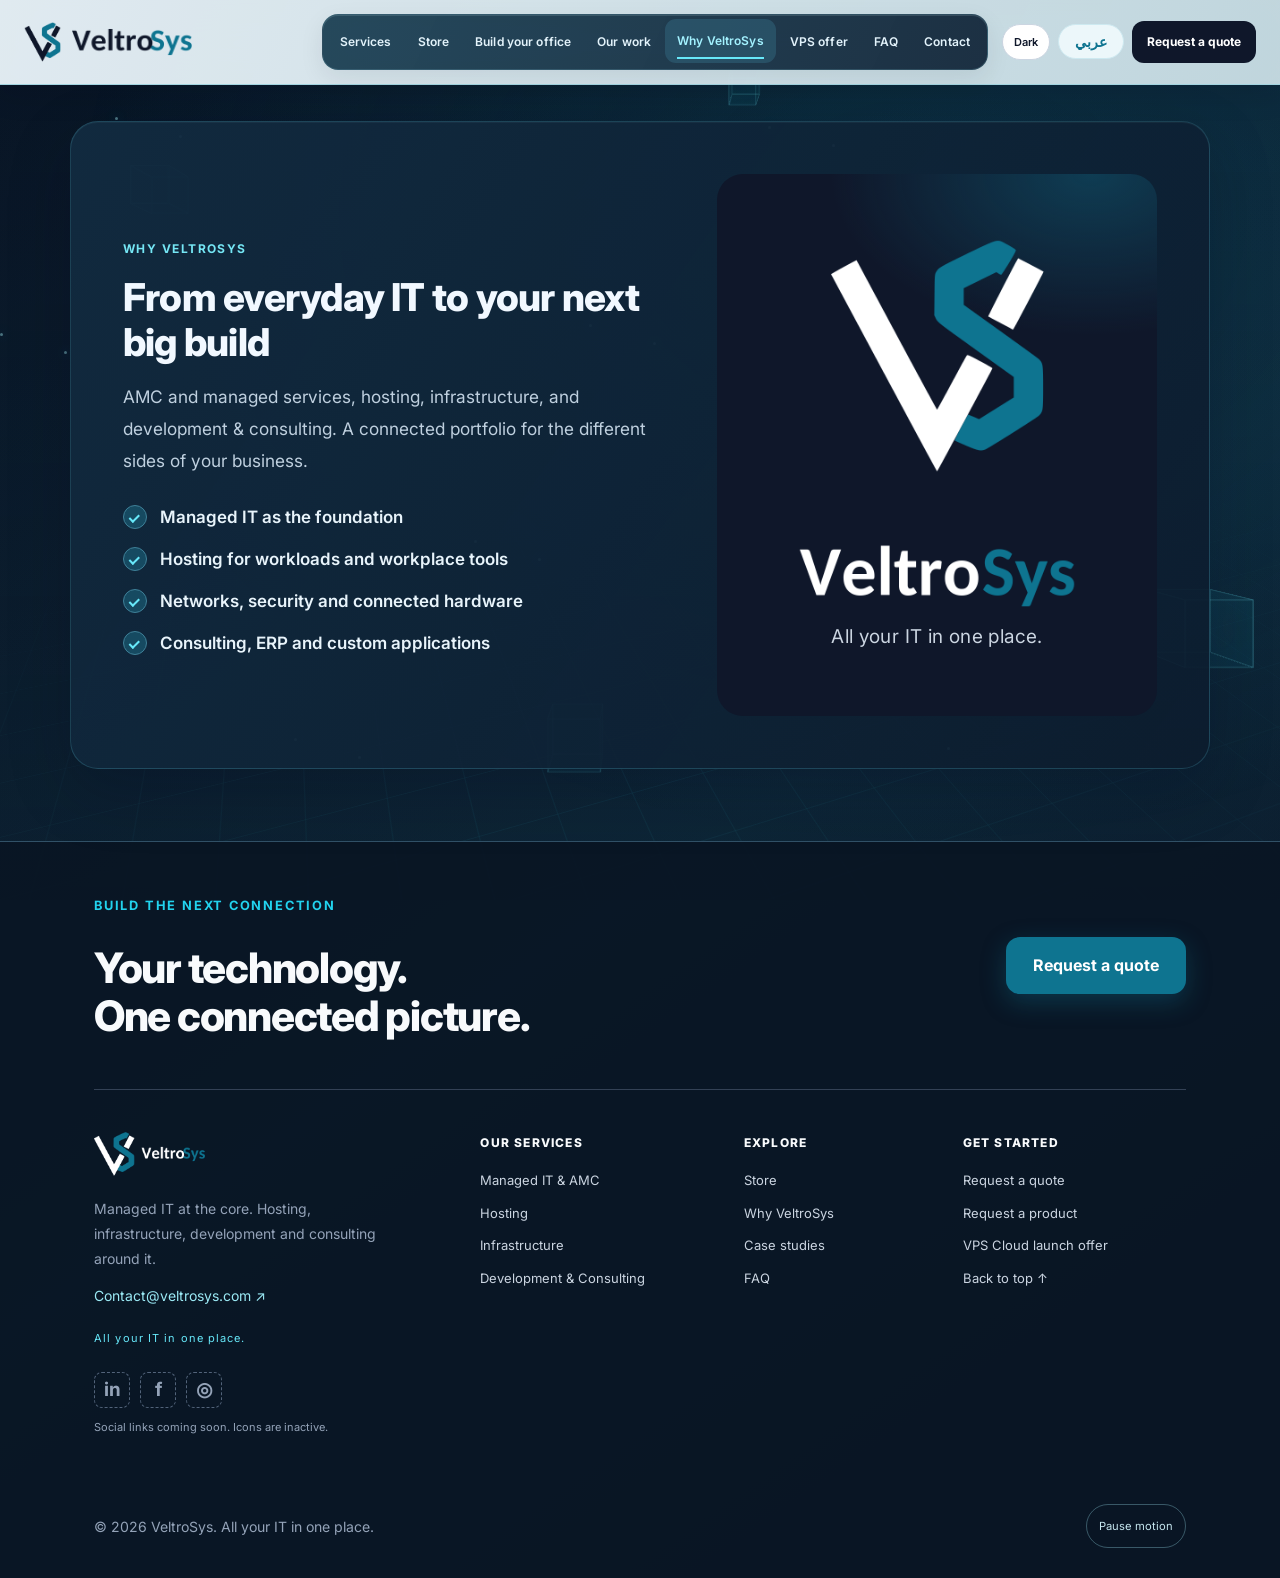
<file: why.html>
<!DOCTYPE html>

<html dir="ltr" lang="en">
<head>
<meta charset="utf-8"/>
<meta content="width=device-width, initial-scale=1.0" name="viewport"/>
<title>Why VeltroSys | VeltroSys</title>
<meta content="VeltroSys: Managed IT, hosting, infrastructure, development and consulting. All your IT in one place." name="description"/>
<link href="assets/img/favicon.png" rel="icon" type="image/png"/>
<link href="https://fonts.googleapis.com" rel="preconnect"/>
<link crossorigin="" href="https://fonts.gstatic.com" rel="preconnect"/>
<link href="https://fonts.googleapis.com/css2?family=Inter:wght@400;500;600;700;800&amp;family=IBM+Plex+Sans+Arabic:wght@400;500;600;700&amp;display=swap" rel="stylesheet"/>
<link href="assets/css/style.css?v=show1" rel="stylesheet"/>
</head>
<body>
<div class="vx-site" id="top" lang="en" dir="ltr">
<!-- ===================== Header ===================== -->
<header class="vx-header">
<div class="vx-container vx-header-inner">
<a aria-label="VeltroSys home" class="vx-brand" href="index.html">
<img alt="" aria-hidden="true" class="vx-brand-mark vx-logo-light" src="assets/img/logo-mark-navy.png"/><img alt="" aria-hidden="true" class="vx-brand-mark vx-logo-dark" src="assets/img/logo-mark-white.png"/><span class="vx-brand-word vx-logo-light" role="img" aria-label="VeltroSys"><img alt="" src="[data-uri]"/></span><span class="vx-brand-word vx-logo-dark" role="img" aria-label="VeltroSys"><img alt="" src="[data-uri]"/></span>
</a>
<nav aria-label="Main" class="vx-nav" id="vxNav">
<a data-i18n="nav.services" href="services.html">Services</a>
<a data-i18n="nav.store" href="store.html">Store</a>
<a href="office.html" data-i18n="nav.office" data-office-en="Build your office" data-office-ar="صمّم مكتبك">Build your office</a>
<a data-i18n="nav.work" href="case-studies.html">Our work</a>
<a data-i18n="nav.why" href="why.html">Why VeltroSys</a>
<a data-i18n="nav.offer" href="offer.html">VPS offer</a>
<a data-i18n="nav.faq" href="faq.html">FAQ</a>
<a data-i18n="nav.contact" href="contact.html">Contact</a>
</nav>
<div class="vx-header-actions">
<button class="vx-theme" id="vxTheme" type="button" aria-pressed="false">Dark</button>
<button aria-label="Switch language" class="vx-lang" id="vxLang" type="button">عربي</button>
<a class="vx-btn vx-btn-navy vx-btn-sm" data-i18n="nav.cta" href="contact.html">Request a quote</a>
<button aria-expanded="false" aria-label="Open menu" aria-controls="vxNav" class="vx-burger" id="vxBurger" type="button">
<span></span><span></span><span></span>
</button>
</div>
</div>
</header>
<main id="vxPage">
<!-- ===================== Why VeltroSys ===================== -->
<section class="vx-section" id="why">
<div class="vx-container vx-split">
<div class="vx-split-copy vx-reveal">
<p class="vx-eyebrow" data-i18n="why.eyebrow">Why VeltroSys</p>
<h2 data-i18n="why.title">From everyday IT to your next big build</h2>
<p class="vx-section-sub" data-i18n="why.sub">AMC and managed services, hosting, infrastructure, and development &amp; consulting. A connected portfolio for the different sides of your business.</p>
<ul class="vx-checks">
<li data-i18n="why.c1">Managed IT as the foundation</li>
<li data-i18n="why.c2">Hosting for workloads and workplace tools</li>
<li data-i18n="why.c3">Networks, security and connected hardware</li>
<li data-i18n="why.c4">Consulting, ERP and custom applications</li>
</ul>
</div>
<div class="vx-brand-card vx-reveal">
<div class="vx-brand-card-lockup"><img alt="VeltroSys" class="vx-brand-card-logo" src="assets/img/logo-full-white-noslogan.png"/><p dir="ltr">All your IT in one place.</p></div>
</div>
</div>
</section>
</main>
<button id="vxBackTop" type="button" hidden aria-label="Back to top" title="Back to top" style="position:fixed;bottom:22px;inset-inline-end:20px;z-index:55;width:44px;height:44px;border-radius:50%;border:1px solid #63c1d5;background:#10394f;color:#e2fbff;box-shadow:0 6px 24px #02061766;cursor:pointer;font-size:24px;line-height:1">↑</button>
<!-- ===================== Footer ===================== -->
<footer class="vx-footer vx-footer-pro"><div class="vx-container"><div class="vx-footer-mast"><div><p class="vx-eyebrow vx-eyebrow-light" data-i18n="footer.next">Build the next connection</p><h2 data-i18n="footer.headline">Your technology.<br>One connected picture.</h2></div><a class="vx-btn vx-btn-teal" data-i18n="nav.cta" href="contact.html">Request a quote</a></div><div class="vx-footer-columns"><div class="vx-footer-about"><a href="index.html" aria-label="VeltroSys home"><img alt="VeltroSys" class="vx-footer-logo" src="assets/img/logo-h-white.png"></a><p data-i18n="footer.description">Managed IT at the core. Hosting, infrastructure, development and consulting around it.</p><a class="vx-footer-email" href="mailto:Contact@veltrosys.com"><bdi>Contact@veltrosys.com</bdi> ↗</a><span class="vx-footer-tag" dir="ltr">All your IT in one place.</span><div class="vx-social-placeholders" aria-label="Social media placeholders"><span aria-disabled="true" title="URL not added yet" class="vx-social-icon">in<span class="vx-sr-only"> LinkedIn</span></span><span aria-disabled="true" title="URL not added yet" class="vx-social-icon">f<span class="vx-sr-only"> Facebook</span></span><span aria-disabled="true" title="URL not added yet" class="vx-social-icon">◎<span class="vx-sr-only"> Instagram</span></span></div><small class="vx-social-note" data-i18n="footer.socialnote">Social links coming soon. Icons are inactive.</small></div><nav aria-label="Footer services"><h3 data-i18n="footer.services">Our services</h3><a href="services.html" data-i18n="footer.managed">Managed IT &amp; AMC</a><a href="services.html" data-i18n="footer.hosting">Hosting</a><a href="services.html" data-i18n="footer.infrastructure">Infrastructure</a><a href="services.html" data-i18n="footer.development">Development &amp; Consulting</a></nav><nav aria-label="Footer explore"><h3 data-i18n="footer.explore">Explore</h3><a href="store.html" data-i18n="nav.store">Store</a><a href="why.html" data-i18n="nav.why">Why VeltroSys</a><a href="case-studies.html" data-i18n="case.eyebrow">Case studies</a><a href="faq.html" data-i18n="nav.faq">FAQ</a></nav><nav aria-label="Footer get started"><h3 data-i18n="footer.start">Get started</h3><a href="contact.html" data-i18n="nav.cta">Request a quote</a><a href="store.html#product-request" data-i18n="footer.product">Request a product</a><a href="offer.html" data-i18n="footer.offer">VPS Cloud launch offer</a><a href="#top" data-i18n="footer.top">Back to top ↑</a></nav></div><div class="vx-footer-bottom"><p data-i18n="footer.copy">© 2026 VeltroSys. All your IT in one place.</p><button aria-pressed="false" class="vx-motion vx-footer-motion" id="vxMotionFooter" type="button">Pause motion</button></div></div></footer>
</div>
<script src="assets/js/shim.js?v=show1"></script>
<script src="assets/js/content.js?v=show1"></script>
<script src="assets/js/products.js?v=show1"></script>
<script src="assets/js/main.js?v=show1"></script>
<script src="assets/js/store.js?v=planner5"></script>
<script src="assets/js/pages.js?v=show1"></script>
</body>
                                                                                                                                                                                                                                                                                                                                                                                                                                                                                                                                                                                                                                                                                                                                                                                                                                                                                                                                                                                                                                                                                                                                                                                                                                                                                                                     </html>
</file>
<file: assets/css/style.css>
/* ============================================================
   VeltroSys website template
   Brand: navy #0f172a, teal #0e7490, white
   All rules are scoped to .vx-site and prefixed vx- so the
   stylesheet can also run inside other shells without leaking.
   ============================================================ */

.vx-site {
  --vx-navy: #0f172a;
  --vx-navy-2: #1e293b;
  --vx-teal: #0e7490;
  --vx-teal-bright: #0891b2;
  --vx-cyan: #22d3ee;
  --vx-ink: #0f172a;
  --vx-body: #475569;
  --vx-muted: #64748b;
  --vx-line: #e2e8f0;
  --vx-bg: #ffffff;
  --vx-bg-soft: #f8fafc;
  --vx-tint: #ecf7fa;
  --vx-radius: 20px;
  --vx-font: "Inter", -apple-system, "Segoe UI", Roboto, Helvetica, Arial, sans-serif;
  --vx-font-ar: "IBM Plex Sans Arabic", "Segoe UI", Tahoma, Arial, sans-serif;

  font-family: var(--vx-font);
  color: var(--vx-body);
  background: var(--vx-bg);
  line-height: 1.65;
  font-size: 17px;
  -webkit-font-smoothing: antialiased;
  text-align: start;
}

.vx-site[dir="rtl"] {
  font-family: var(--vx-font-ar);
  letter-spacing: 0 !important;
}

.vx-site *, .vx-site *::before, .vx-site *::after { box-sizing: border-box; }
.vx-site img { max-width: 100%; display: block; }
.vx-site h1, .vx-site h2, .vx-site h3 {
  color: var(--vx-ink);
  line-height: 1.18;
  letter-spacing: -0.02em;
  margin: 0 0 16px;
  font-weight: 800;
}
.vx-site[dir="rtl"] h1,
.vx-site[dir="rtl"] h2,
.vx-site[dir="rtl"] h3 { letter-spacing: 0; }
.vx-site h1 { font-size: clamp(2.3rem, 5.2vw, 3.6rem); }
.vx-site h2 { font-size: clamp(1.7rem, 3.4vw, 2.4rem); }
.vx-site h3 { font-size: 1.2rem; margin-bottom: 10px; }
.vx-site p { margin: 0 0 16px; }
.vx-site a { color: var(--vx-teal); text-decoration: none; }

.vx-container {
  max-width: 1140px;
  margin-inline: auto;
  padding-inline: 24px;
}
.vx-container-narrow { max-width: 780px; }

/* ---------- buttons ---------- */
.vx-btn {
  display: inline-flex;
  align-items: center;
  justify-content: center;
  gap: 8px;
  padding: 14px 26px;
  border-radius: 14px;
  font-weight: 700;
  font-size: 1rem;
  font-family: inherit;
  border: 1.5px solid transparent;
  cursor: pointer;
  transition: transform .18s ease, box-shadow .18s ease, background .18s ease;
  white-space: nowrap;
}
.vx-site .vx-btn:hover { transform: translateY(-2px); }
.vx-site .vx-btn-navy { background: var(--vx-navy); color: #fff; }
.vx-site .vx-btn-navy:hover { background: var(--vx-navy-2); }
.vx-site .vx-btn-teal { background: var(--vx-teal); color: #fff; box-shadow: 0 8px 24px rgba(14,116,144,.35); }
.vx-site .vx-btn-teal:hover { background: var(--vx-teal-bright); }
.vx-site .vx-btn-ghost { border-color: rgba(255,255,255,.35); color: #fff; background: rgba(255,255,255,.06); }
.vx-site .vx-btn-ghost:hover { background: rgba(255,255,255,.14); }
.vx-site .vx-btn-light { background: #fff; color: var(--vx-navy); }
.vx-site .vx-btn-light:hover { background: #f1f5f9; }
.vx-btn-sm { padding: 10px 18px; font-size: .92rem; border-radius: 12px; }
.vx-btn-block { width: 100%; }

/* ---------- header ---------- */
.vx-header {
  position: sticky;
  top: 0;
  z-index: 60;
  background: rgba(255,255,255,.92);
  backdrop-filter: blur(14px);
  -webkit-backdrop-filter: blur(14px);
  border-bottom: 1px solid var(--vx-line);
}
.vx-header-inner {
  display: flex;
  align-items: center;
  gap: 24px;
  height: 72px;
}
.vx-brand-logo { height: 34px; width: auto; }
.vx-nav { display: flex; gap: 26px; margin-inline-start: auto; }
.vx-nav a {
  color: var(--vx-body);
  font-weight: 600;
  font-size: .95rem;
  transition: color .15s ease;
}
.vx-nav a:hover { color: var(--vx-teal); }
.vx-header-actions { display: flex; align-items: center; gap: 12px; }
.vx-lang {
  font-family: inherit;
  font-weight: 700;
  font-size: .9rem;
  color: var(--vx-teal);
  background: var(--vx-tint);
  border: 1px solid #cde9f0;
  border-radius: 999px;
  padding: 8px 16px;
  cursor: pointer;
  transition: background .15s ease;
}
.vx-lang:hover { background: #d9eff5; }
.vx-burger {
  display: none;
  flex-direction: column;
  justify-content: center;
  gap: 5px;
  width: 44px;
  height: 44px;
  padding: 10px;
  background: none;
  border: 1px solid var(--vx-line);
  border-radius: 12px;
  cursor: pointer;
}
.vx-burger span { display: block; height: 2px; background: var(--vx-navy); border-radius: 2px; }

/* ---------- hero ---------- */
.vx-hero {
  position: relative;
  overflow: hidden;
  background:
    radial-gradient(900px 480px at 82% -12%, rgba(14,116,144,.38), transparent 62%),
    radial-gradient(620px 420px at 8% 112%, rgba(8,145,178,.22), transparent 60%),
    var(--vx-navy);
}
.vx-hero-glow {
  position: absolute;
  inset: 0;
  background-image: radial-gradient(rgba(148,163,184,.16) 1px, transparent 1px);
  background-size: 26px 26px;
  pointer-events: none;
}
.vx-hero-inner {
  position: relative;
  display: grid;
  grid-template-columns: 1.05fr .95fr;
  align-items: center;
  gap: 56px;
  padding-top: 92px;
  padding-bottom: 104px;
}
.vx-eyebrow {
  display: inline-block;
  font-size: .8rem;
  font-weight: 700;
  letter-spacing: .14em;
  text-transform: uppercase;
  color: var(--vx-teal);
  margin-bottom: 14px;
}
.vx-eyebrow-light { color: var(--vx-cyan); }
.vx-hero h1 { color: #fff; }
.vx-accent { color: var(--vx-cyan); }
.vx-lead {
  font-size: 1.15rem;
  color: #b8c4d4;
  max-width: 34rem;
  margin-bottom: 30px;
}
.vx-hero-ctas { display: flex; flex-wrap: wrap; gap: 14px; margin-bottom: 34px; }
.vx-hero-points {
  display: flex;
  flex-wrap: wrap;
  gap: 10px 26px;
  list-style: none;
  margin: 0;
  padding: 0;
  color: #94a3b8;
  font-size: .92rem;
  font-weight: 600;
}
.vx-hero-points li { display: flex; align-items: center; gap: 9px; }
.vx-hero-points li::before {
  content: "";
  width: 7px; height: 7px;
  border-radius: 50%;
  background: var(--vx-cyan);
}
.vx-hero-art svg { width: 100%; height: auto; filter: drop-shadow(0 24px 48px rgba(2,8,23,.5)); }

/* ---------- sections ---------- */
.vx-section { padding: 96px 0; }
.vx-bg-soft { background: var(--vx-bg-soft); }
.vx-section-head { max-width: 640px; margin-bottom: 52px; }
.vx-section-sub { font-size: 1.08rem; color: var(--vx-muted); }

.vx-grid { display: grid; gap: 24px; }
.vx-grid-3 { grid-template-columns: repeat(3, 1fr); }

/* ---------- cards ---------- */
.vx-card {
  background: #fff;
  border: 1px solid var(--vx-line);
  border-radius: var(--vx-radius);
  padding: 34px 30px;
  transition: transform .2s ease, box-shadow .2s ease, border-color .2s ease;
}
.vx-card:hover {
  transform: translateY(-5px);
  border-color: #bfe3ec;
  box-shadow: 0 18px 44px rgba(15,23,42,.09);
}
.vx-icon {
  width: 54px; height: 54px;
  border-radius: 15px;
  background: var(--vx-tint);
  color: var(--vx-teal);
  display: flex;
  align-items: center;
  justify-content: center;
  margin-bottom: 22px;
}
.vx-icon svg { width: 27px; height: 27px; }

/* ---------- steps ---------- */
.vx-steps { counter-reset: step; }
.vx-step { padding: 8px 4px; }
.vx-step-num {
  width: 46px; height: 46px;
  border-radius: 50%;
  background: var(--vx-navy);
  color: #fff;
  font-weight: 800;
  font-size: 1.1rem;
  display: flex;
  align-items: center;
  justify-content: center;
  margin-bottom: 20px;
}
.vx-step p { color: var(--vx-muted); }

/* ---------- offer ---------- */
.vx-offer {
  position: relative;
  overflow: hidden;
  display: flex;
  align-items: center;
  justify-content: space-between;
  gap: 32px;
  flex-wrap: wrap;
  border-radius: 26px;
  padding: 54px 56px;
  background:
    radial-gradient(520px 300px at 92% -20%, rgba(34,211,238,.28), transparent 60%),
    linear-gradient(115deg, var(--vx-teal) 0%, #0c4a5e 55%, var(--vx-navy) 100%);
  color: #fff;
}
.vx-offer h2 { color: #fff; margin-bottom: 10px; }
.vx-offer p { color: #d5e8ee; max-width: 30rem; margin-bottom: 0; }
.vx-offer-copy { position: relative; }

/* ---------- split / why ---------- */
.vx-split {
  display: grid;
  grid-template-columns: 1.1fr .9fr;
  gap: 56px;
  align-items: center;
}
.vx-checks { list-style: none; margin: 26px 0 0; padding: 0; display: grid; gap: 14px; }
.vx-checks li {
  position: relative;
  display: flex;
  align-items: center;
  gap: 13px;
  font-weight: 600;
  color: var(--vx-ink);
}
.vx-checks li::before {
  content: "";
  flex: none;
  width: 24px; height: 24px;
  border-radius: 50%;
  background: var(--vx-tint);
}
.vx-checks li::after {
  content: "";
  position: absolute;
  inset-inline-start: 7px;
  margin-top: 2px;
  width: 10px; height: 6px;
  border-inline-start: 2.6px solid var(--vx-teal);
  border-bottom: 2.6px solid var(--vx-teal);
  transform: rotate(-45deg) translateY(-1px);
}
.vx-brand-card {
  background:
    radial-gradient(420px 260px at 85% 0%, rgba(14,116,144,.4), transparent 62%),
    var(--vx-navy);
  border-radius: 26px;
  padding: 64px 40px;
  display: flex;
  align-items: center;
  justify-content: center;
}
.vx-brand-card-logo { width: min(250px, 70%); }

/* ---------- faq ---------- */
.vx-faq details {
  background: #fff;
  border: 1px solid var(--vx-line);
  border-radius: 16px;
  padding: 0 24px;
  margin-bottom: 14px;
  transition: border-color .15s ease;
}
.vx-faq details[open] { border-color: #bfe3ec; }
.vx-faq summary {
  cursor: pointer;
  list-style: none;
  display: flex;
  align-items: center;
  justify-content: space-between;
  gap: 16px;
  padding: 20px 0;
  font-weight: 700;
  color: var(--vx-ink);
  font-size: 1.03rem;
}
.vx-faq summary::-webkit-details-marker { display: none; }
.vx-faq summary::after {
  content: "";
  flex: none;
  width: 12px; height: 12px;
  border-inline-end: 2.4px solid var(--vx-teal);
  border-bottom: 2.4px solid var(--vx-teal);
  transform: rotate(45deg);
  margin-top: -4px;
  transition: transform .18s ease;
}
.vx-faq details[open] summary::after { transform: rotate(225deg); margin-top: 4px; }
.vx-faq details p { padding: 0 0 22px; margin: 0; color: var(--vx-body); }

/* ---------- contact ---------- */
.vx-contact-hint {
  display: inline-block;
  background: var(--vx-tint);
  color: var(--vx-teal);
  font-weight: 600;
  font-size: .95rem;
  border-radius: 12px;
  padding: 12px 18px;
}
.vx-form {
  background: #fff;
  border: 1px solid var(--vx-line);
  border-radius: var(--vx-radius);
  padding: 34px 30px;
  box-shadow: 0 20px 50px rgba(15,23,42,.07);
  display: grid;
  gap: 18px;
}
.vx-form label { display: grid; gap: 7px; font-weight: 600; color: var(--vx-ink); font-size: .95rem; }
.vx-form input, .vx-form textarea {
  font-family: inherit;
  font-size: 1rem;
  color: var(--vx-ink);
  background: var(--vx-bg-soft);
  border: 1.5px solid var(--vx-line);
  border-radius: 12px;
  padding: 13px 16px;
  width: 100%;
  resize: vertical;
  transition: border-color .15s ease, box-shadow .15s ease;
}
.vx-form input:focus, .vx-form textarea:focus {
  outline: none;
  border-color: var(--vx-teal);
  box-shadow: 0 0 0 4px rgba(14,116,144,.14);
}
.vx-form-note {
  margin: 0;
  font-size: .92rem;
  font-weight: 600;
  color: var(--vx-teal);
  background: var(--vx-tint);
  border-radius: 10px;
  padding: 12px 16px;
}

/* ---------- footer ---------- */
.vx-footer { background: var(--vx-navy); color: #94a3b8; padding: 64px 0 30px; }
.vx-footer-top {
  display: flex;
  align-items: flex-start;
  justify-content: space-between;
  gap: 32px;
  flex-wrap: wrap;
  padding-bottom: 36px;
  border-bottom: 1px solid rgba(148,163,184,.18);
}
.vx-footer-logo { height: 34px; width: auto; margin-bottom: 12px; }
.vx-footer-brand p { margin: 0; font-size: .95rem; letter-spacing: .06em; }
.vx-footer-nav { display: flex; gap: 26px; flex-wrap: wrap; }
.vx-footer-nav a { color: #cbd5e1; font-weight: 600; font-size: .95rem; }
.vx-footer-nav a:hover { color: var(--vx-cyan); }
.vx-footer-bottom { padding-top: 26px; }
.vx-footer-bottom p { margin: 0; font-size: .88rem; }

/* ---------- reveal on scroll (JS adds .vx-js on <html>) ---------- */
.vx-js .vx-reveal { opacity: 0; transform: translateY(22px); transition: opacity .55s ease, transform .55s ease; }
.vx-js .vx-reveal.vx-in { opacity: 1; transform: none; }

/* ---------- responsive ---------- */
@media (max-width: 960px) {
  .vx-hero-inner { grid-template-columns: 1fr; gap: 44px; padding-top: 68px; padding-bottom: 76px; }
  .vx-hero-art { max-width: 480px; }
  .vx-split { grid-template-columns: 1fr; gap: 40px; }
  .vx-grid-3 { grid-template-columns: 1fr 1fr; }
}
@media (max-width: 760px) {
  .vx-site { font-size: 16px; }
  .vx-section { padding: 68px 0; }
  .vx-grid-3 { grid-template-columns: 1fr; }
  .vx-offer { padding: 40px 30px; }
  .vx-nav {
    position: absolute;
    top: 72px;
    inset-inline: 0;
    flex-direction: column;
    gap: 4px;
    background: #fff;
    border-bottom: 1px solid var(--vx-line);
    padding: 12px 24px 18px;
    display: none;
    box-shadow: 0 24px 40px rgba(15,23,42,.08);
  }
  .vx-nav a { padding: 10px 4px; font-size: 1rem; }
  .vx-nav.vx-open { display: flex; }
  .vx-header .vx-btn-sm { display: none; }
  .vx-burger { display: flex; }
  .vx-hero-ctas .vx-btn { flex: 1 1 auto; }
}

/* Revision 2: animated environment and connected service portfolio. */
.vx-site { overflow: clip; }
.vx-site button { font-family: inherit; }
.vx-site :focus-visible { outline: 3px solid #0891b2; outline-offset: 5px; }
.vx-hero-inner { gap: 48px; padding-top: 76px; padding-bottom: 80px; }
.vx-hero h1 { font-size: clamp(2.4rem,4.5vw,3.65rem); }
.vx-hero-glow { opacity: .6; mask-image: linear-gradient(transparent,#000 40%,transparent); }
.vx-aurora { position:absolute; width: 650px; height:650px; border-radius:50%; pointer-events:none; opacity:.65; background:radial-gradient(ellipse,rgba(14,116,144,.7),transparent 65%); animation:vx-drift 17s ease-in-out infinite alternate; }
.vx-aurora-a { right:-180px; top:-280px; }
.vx-aurora-b { left:-280px; bottom:-450px; animation-delay:-9s; }
.vx-circuit { position:absolute; inset:0; overflow:hidden; pointer-events:none; opacity:.45; }
.vx-circuit i { position:absolute; height:1px; width:170px; background:linear-gradient(90deg,transparent,#22d3ee,transparent); transform:rotate(-30deg); animation:vx-travel 13s linear infinite; }
.vx-circuit i:nth-child(1) { left:5%; top:18%; }
.vx-circuit i:nth-child(2) { left:40%; top:80%; animation-delay:-4s; }
.vx-circuit i:nth-child(3) { left:75%; top:38%; animation-delay:-8s; }
.vx-circuit i:nth-child(4) { left:65%; top:8%; animation-delay:-6s; }
.vx-circuit i:nth-child(5) { left:15%; top:65%; animation-delay:-2s; }
.vx-circuit i:nth-child(6) { left:90%; top:90%; animation-delay:-10s; }
@keyframes vx-drift { to { transform:translate(110px,80px) scale(1.2); } }
@keyframes vx-travel { 0%{opacity:0; translate:-140px 90px} 20%,70%{opacity:.65} 100%{opacity:0;translate:200px -120px} }
.vx-spotlight { min-width:0; border:1px solid rgba(148,216,230,.23); border-radius:28px; padding:22px 26px 15px; color:#d0e3ea; background:linear-gradient(140deg,rgba(30,55,76,.75),rgba(8,19,35,.88)); box-shadow:0 32px 80px rgba(0,0,0,.2); position:relative; }
.vx-spot-top { display:flex; align-items:center; justify-content:space-between; gap:10px; font-size:.72rem; text-transform:uppercase; letter-spacing:.1em; }
.vx-motion { border:1px solid rgba(148,216,230,.35); color:#c6e6ef; border-radius:99px; padding:8px 12px; min-height:44px; background:transparent; cursor:pointer; font-size:.7rem; letter-spacing:normal; text-transform:none; white-space:nowrap; }
.vx-orbit { position:relative; height:226px; max-width:340px; margin:0 auto; }
.vx-orbit-ring { position:absolute; width:214px; height:214px; border:1px solid rgba(34,211,238,.2); border-radius:50%; inset:8px auto auto calc(50% - 107px); transform:rotateX(56deg) rotate(-25deg); }
.vx-ring-two { transform:rotateX(0deg) rotateY(55deg) rotate(-25deg); border-style:dashed; }
.vx-orbit-core { position:absolute; top:65px; left:calc(50% - 48px); width:96px;height:96px;display:flex;align-items:center;justify-content:center; border:1px solid #0e7490; border-radius:25px; background:linear-gradient(135deg,#0e7490,#0f172a); box-shadow:0 0 60px rgba(34,211,238,.2); animation:vx-float 6s ease-in-out infinite; }
.vx-orbit-core img { width:65px; height:65px;object-fit:contain; }
.vx-satellite { position:absolute; font-size:.72rem; background:#12283a; border:1px solid #22576c; padding:8px 13px;border-radius:10px; box-shadow:0 10px 25px #081221; animation:vx-float 7s ease-in-out infinite; }
.vx-sat-one{top:30px;left:40px}.vx-sat-two{top:54px;right:0;animation-delay:-2s}.vx-sat-three{bottom:24px;right:25px;animation-delay:-4s}.vx-sat-four{bottom:40px;left:0;animation-delay:-1s}
.vx-packet { position:absolute; top:20px;left:50%;width:5px;height:5px;border-radius:50%;background:#22d3ee;box-shadow:0 0 12px #22d3ee; transform-origin:0 95px; animation:vx-spin 12s linear infinite; }
@keyframes vx-float { 50%{translate:0 -9px} }
@keyframes vx-spin {to{transform:rotate(360deg)}}
.vx-slide-content { min-height:194px; }
.vx-slide-tag { color:#7dd3e8;font-size:.72rem;letter-spacing:.14em;text-transform:uppercase;font-weight:700; }
.vx-site .vx-slide-content h2 { color:white;font-size:1.7rem;margin:10px 0;line-height:1.12; }
.vx-slide-content p { font-size:.92rem;margin-bottom:14px;color:#b7cbd8; }
.vx-slide-chips { display:flex;flex-wrap:wrap;gap:7px; }
.vx-slide-chips span { border:1px solid #2b5065;background:rgba(14,116,144,.14);border-radius:6px;font-size:.72rem;padding:4px 8px; }
.vx-slider-bottom { display:flex;justify-content:space-between;align-items:center;border-top:1px solid rgba(148,216,230,.15);padding-top:15px;margin-top:14px; }
.vx-slide-dots{display:flex;gap:3px}.vx-slide-dots button{position:relative;width:30px;height:44px;background:none;border:0;cursor:pointer;padding:0}.vx-slide-dots button:after{content:'';position:absolute;width:7px;height:7px;background:#4d6978;border-radius:9px;left:50%;top:50%;transform:translate(-50%,-50%);transition:width .2s}.vx-slide-dots button.vx-active:after{background:#22d3ee;width:22px}
.vx-slide-arrows{display:flex;gap:8px}.vx-slide-arrows button{width:44px;height:44px;border:1px solid #365368;border-radius:50%;background:transparent;color:white;cursor:pointer;font-size:1.2rem}.vx-slide-arrows button:hover{background:#0e7490}
.vx-site .vx-slider-hint{font-size:.66rem;color:#9bb4c3;margin:7px 0 0}
.vx-portfolio{display:grid;gap:24px}.vx-flagship{display:grid;grid-template-columns:1.1fr 1fr;gap:35px;border:1px solid #b9dfe8;background:linear-gradient(125deg,#fff,#edf8fa);border-radius:24px;padding:42px;overflow:hidden}.vx-badge{display:inline-block;color:#0e7490;background:#dff3f7;border:1px solid #bde3ed;font-size:.72rem;font-weight:700;text-transform:uppercase;letter-spacing:.09em;padding:6px 11px;border-radius:5px;margin-bottom:17px}.vx-flagship h3{font-size:2rem}.vx-flagship ul{padding-inline-start:20px;margin:18px 0 26px}.vx-flagship li{padding:3px 0}.vx-flagship li span{font-size:.85rem}.vx-foundation{position:relative;display:flex;flex-direction:column;align-items:center;justify-content:center;padding:30px 0 48px;background-image:radial-gradient(#c3dce4 1px,transparent 1px);background-size:19px 19px;border-radius:16px}.vx-foundation-node{border:1px solid #b9d5df;background:#fff;padding:7px 30px;border-radius:8px;font-size:.85rem}.vx-foundation-line{height:30px;width:1px;background:#0e7490}.vx-foundation-main{color:white;background:#0f172a;padding:20px 40px;border:1px solid #0e7490;border-radius:14px;font-weight:700;box-shadow:0 10px 35px #c4dfe7}.vx-foundation-caption{position:absolute;bottom:10px;font-size:.7rem;color:#52758a}.vx-service-number{font-size:.69rem;font-weight:700;letter-spacing:.13em;color:#0e7490;display:block;margin-bottom:22px}.vx-card{display:flex;flex-direction:column;padding:30px 26px}.vx-service-list{padding:0;list-style:none;margin:8px 0 26px;flex:1}.vx-service-list li{padding:10px 0;border-bottom:1px solid #edf1f5;font-size:.91rem}.vx-text-link{font-size:.85rem;font-weight:700}.vx-text-link:hover{text-decoration:underline}.vx-card h3{line-height:1.25}.vx-card>p{font-size:.92rem}
.vx-finder{display:grid;grid-template-columns:1fr 1.15fr;gap:32px;align-items:stretch}.vx-finder-choices{display:flex;flex-direction:column;gap:10px}.vx-finder-choices button{text-align:start;padding:18px 22px;background:#f8fafc;border:1px solid #e2e8f0;border-radius:12px;color:#475569;font-size:.95rem;cursor:pointer;transition:background .2s,border .2s}.vx-finder-choices button.vx-selected{background:#0f172a;border-color:#0e7490;color:white;box-shadow:inset 4px 0 #22d3ee}.vx-finder-result{border:1px solid #c6e3eb;border-radius:20px;padding:36px;background:radial-gradient(ellipse at right bottom,#e4f5f8,white 80%);display:flex;flex-direction:column;justify-content:center}.vx-finder-result h3{font-size:1.8rem}.vx-finder-result p{max-width:28rem}.vx-footer-bottom{display:flex;align-items:center;justify-content:space-between;gap:15px}.vx-footer-motion{flex-shrink:0}
.vx-form-note{font-size:.78rem;color:#64748b;line-height:1.5;margin-top:12px!important}
.vx-motion-paused *, .vx-motion-paused *::before, .vx-motion-paused *::after {animation-play-state:paused!important;scroll-behavior:auto!important;}
@media(max-width:900px){.vx-hero-inner{grid-template-columns:1fr 1fr;gap:28px}.vx-nav{gap:15px}.vx-nav a{font-size:.8rem}.vx-spotlight{padding:20px}.vx-slide-content{min-height:230px}.vx-spot-top{font-size:.62rem}.vx-motion{font-size:.65rem}}
@media(max-width:760px){.vx-hero-inner{grid-template-columns:1fr;padding-top:52px;padding-bottom:52px}.vx-hero-copy{max-width:600px}.vx-hero h1{font-size:clamp(2.3rem,9vw,3.4rem)}.vx-hero-ctas{margin-bottom:26px}.vx-spotlight{width:100%;max-width:490px;margin:8px auto 0;padding:20px 24px}.vx-orbit{height:210px}.vx-slide-content{min-height:190px}.vx-spot-top{font-size:.7rem}.vx-flagship{grid-template-columns:1fr;padding:30px 24px;gap:25px}.vx-foundation{min-height:275px}.vx-finder{grid-template-columns:1fr;gap:20px}.vx-finder-result{padding:28px}.vx-card{padding:28px}.vx-site h2{font-size:1.9rem}.vx-section{padding:64px 0}.vx-section-head{margin-bottom:32px}.vx-footer-bottom{align-items:flex-start}.vx-footer-bottom p{font-size:.72rem}}
@media(max-width:380px){.vx-spotlight{padding:18px}.vx-hero-points{font-size:.8rem}.vx-hero h1{font-size:2.35rem}.vx-hero-ctas .vx-btn{padding-inline:18px;font-size:.9rem}.vx-slide-content{min-height:225px}.vx-site .vx-slide-content h2{font-size:1.6rem}.vx-flagship h3{font-size:1.8rem}.vx-footer-bottom{flex-direction:column}.vx-spot-top{font-size:.6rem}.vx-motion{padding:7px 9px}}
@media(prefers-reduced-motion:reduce){.vx-site *, .vx-site *::before,.vx-site *::after{animation:none!important;transition:none!important;scroll-behavior:auto!important}.vx-site .vx-reveal{opacity:1;transform:none}}
/* The supporting services form a single connected index, not theme cards. */
.vx-portfolio>.vx-grid { display:flex; flex-direction:column; gap:0; padding-inline-start:38px; position:relative; }
.vx-portfolio>.vx-grid:before { content:'';position:absolute;inset:0 auto 45px 15px;width:1px;background:linear-gradient(#0e7490,#d5e7ed); }
.vx-portfolio>.vx-grid>.vx-card { display:grid;grid-template-columns:180px 1fr 1.05fr;column-gap:32px;position:relative;border:0;border-bottom:1px solid #dce8ec;border-radius:0;background:transparent;box-shadow:none;padding:32px 0;transform:none; }
.vx-portfolio>.vx-grid>.vx-card:before { content:'';position:absolute;width:9px;height:9px;top:44px;inset-inline-start:-27px;border-radius:50%;background:#0e7490;box-shadow:0 0 0 6px #e4f3f7; }
.vx-portfolio .vx-service-number { grid-column:1;grid-row:1;margin:0 0 10px; }
.vx-portfolio>.vx-grid>.vx-card h3 { grid-column:1;grid-row:2;font-size:1.4rem; }
.vx-portfolio>.vx-grid>.vx-card>p { grid-column:2;grid-row:1 / span 2;align-self:center;font-size:1rem;max-width:220px;margin:0; }
.vx-portfolio .vx-service-list { grid-column:3;grid-row:1 / span 3;display:flex;flex-wrap:wrap;align-content:center;gap:8px;margin:0; }
.vx-portfolio .vx-service-list li { border:1px solid #d4e5eb;border-radius:7px;padding:6px 10px;background:white;font-size:.8rem; }
.vx-portfolio .vx-text-link { grid-column:1 / span 2;grid-row:3;margin-top:7px; }
.vx-site[data-service="1"] .vx-orbit-core{box-shadow:0 0 65px #0e749073}.vx-site[data-service="2"] .vx-orbit-ring{border-style:dashed}.vx-site[data-service="3"] .vx-ring-two{border-color:#7dd3e8}
.vx-site[dir="rtl"] .vx-portfolio>.vx-grid:before{left:auto;right:15px}
@media(max-width:900px){.vx-portfolio>.vx-grid>.vx-card{grid-template-columns:150px 1fr;column-gap:22px}.vx-portfolio .vx-service-list{grid-column:2;grid-row:2 / span 2;margin-top:12px}.vx-portfolio>.vx-grid>.vx-card>p{grid-column:2;grid-row:1}.vx-portfolio .vx-text-link{grid-column:1;grid-row:3}}
@media(max-width:600px){.vx-portfolio>.vx-grid{padding-inline-start:26px}.vx-portfolio>.vx-grid:before{left:5px}.vx-site[dir="rtl"] .vx-portfolio>.vx-grid:before{right:5px}.vx-portfolio>.vx-grid>.vx-card{display:flex;flex-direction:column;padding:28px 0;gap:0}.vx-portfolio>.vx-grid>.vx-card:before{inset-inline-start:-25px;top:34px}.vx-portfolio .vx-service-number{margin-bottom:12px}.vx-portfolio>.vx-grid>.vx-card h3{font-size:1.55rem}.vx-portfolio>.vx-grid>.vx-card>p{max-width:none;margin:0 0 18px;font-size:.95rem}.vx-portfolio .vx-service-list{margin:0 0 20px}.vx-portfolio .vx-text-link{margin:0}}

/* Store: a request-led extension of the VeltroSys system. */
.vx-site [hidden]{display:none!important}
.vx-store-hero{background:#0f172a;color:white;position:relative;overflow:hidden}
.vx-store-intro{display:grid;grid-template-columns:1.5fr 1fr;align-items:center;gap:40px;padding-top:68px;padding-bottom:68px}
.vx-store-intro h1{font-size:clamp(36px,5vw,58px);line-height:1.12;letter-spacing:-.04em;margin:18px 0}
.vx-store-intro .vx-lead{max-width:560px;color:#cbd5e1}
.vx-store-glyph{width:230px;height:230px;justify-self:center;display:grid;place-content:center;text-align:center;gap:28px;border:1px solid #155e75;border-radius:50%;box-shadow:0 0 100px #0e749033,inset 0 0 60px #0e749022;transform:rotate(-8deg)}
.vx-store-glyph img{width:105px;height:80px;object-fit:contain;justify-self:center}
.vx-store-glyph span{font-size:10px;letter-spacing:.16em;color:#67e8f9}
.vx-store-heading{display:flex;justify-content:space-between;align-items:center;gap:24px;margin-bottom:24px}
.vx-store-heading h2,.vx-store-request-layout h2,.vx-case-placeholder h2{font-size:clamp(28px,4vw,42px);line-height:1.15;letter-spacing:-.035em;margin:10px 0 18px}
.vx-demo-banner{padding:16px 20px;border-inline-start:3px solid #0e7490;background:#ecf7fa;color:#334155;font-size:14px;line-height:1.65;margin-bottom:28px}
.vx-product-grid{display:grid;grid-template-columns:repeat(4,minmax(0,1fr));gap:18px}
.vx-product{background:white;border:1px solid #e2e8f0;border-radius:18px;overflow:hidden;display:flex;flex-direction:column;min-width:0;transition:transform .2s,box-shadow .2s}
.vx-product:hover{transform:translateY(-4px);box-shadow:0 14px 36px #0f172a0d}
.vx-product-art{height:170px;display:grid;place-items:center;background:radial-gradient(circle,#cffafe55,transparent 70%),#f1f5f9;color:#0e7490;border-bottom:1px solid #e2e8f0}
.vx-product-art svg{width:155px;height:135px}
.vx-product-info{padding:22px;display:flex;flex-direction:column;align-items:start;flex:1;gap:12px}
.vx-product-category{font-size:11px;text-transform:uppercase;letter-spacing:.08em;color:#0e7490;font-weight:700}
.vx-product-info h3{font-size:19px;line-height:1.3;margin:0;letter-spacing:-.02em}
.vx-product-info p{font-size:14px;line-height:1.7;color:#475569;margin:0;flex:1}
.vx-product-info small{font-size:11px;color:#64748b;line-height:1.5}
.vx-product-info button{font-size:13px;width:100%;margin-top:8px;white-space:normal}
.vx-catalog-empty{display:flex;gap:26px;align-items:center;padding:36px;background:white;border:1px dashed #94a3b8;border-radius:20px}
.vx-catalog-empty h3{font-size:22px;margin:0 0 12px}.vx-catalog-empty p{color:#475569;max-width:620px;line-height:1.7;margin:0}.vx-empty-symbol{font-size:60px;color:#0e7490;font-weight:400}
.vx-store-request-layout{display:grid;grid-template-columns:.9fr 1.1fr;gap:70px;align-items:start}
.vx-request-disclaimer{margin-top:32px;padding:22px;border:1px solid #e2e8f0;border-radius:12px;max-width:430px;font-size:14px;line-height:1.7}.vx-request-disclaimer strong{color:#0e7490}.vx-request-disclaimer p{color:#475569;margin:8px 0 0}
.vx-request-panel{padding:30px;border:1px solid #e2e8f0;border-radius:20px;background:#f8fafc}
.vx-site #vxProductForm label{display:block;font-size:13px;font-weight:600;margin:0 0 9px}
.vx-site #vxProductForm input,.vx-site #vxProductForm textarea,.vx-site .vx-form select{box-sizing:border-box;width:100%;border:1px solid #cbd5e1;border-radius:8px;padding:13px;background:white;color:#0f172a;font:inherit;min-height:46px;margin-bottom:20px}
.vx-site .vx-form select{margin-bottom:0;max-width:100%}
.vx-site #vxProductForm input:focus,.vx-site #vxProductForm textarea:focus,.vx-site .vx-form select:focus{outline:2px solid #0e7490;outline-offset:2px}
.vx-request-fields{display:grid;grid-template-columns:100px 1fr;gap:18px}
.vx-site #vxPrepareRequest{width:100%;white-space:normal}
.vx-request-summary{background:white;border:1px solid #cbd5e1;border-radius:12px;padding:24px;margin-top:16px;overflow-wrap:anywhere}
.vx-request-summary h3{font-size:21px;margin-top:0}.vx-request-summary dl{font-size:14px;line-height:1.65}.vx-request-summary dt{font-weight:700;color:#0e7490;margin-top:14px}.vx-request-summary dd{margin:3px 0 0;white-space:pre-wrap}.vx-request-summary p{font-size:13px;color:#475569;line-height:1.7}
.vx-product-error{font-size:13px;line-height:1.6;color:#b91c1c;margin:16px 0}
.vx-site a[aria-current=page]{color:#0e7490;font-weight:700}
.vx-case-steps{display:flex;gap:24px;align-items:center;margin-top:32px;color:#64748b;font-size:14px}.vx-case-steps span{border-bottom:1px solid #cbd5e1;padding:14px 0;flex:1}.vx-case-steps i{font-style:normal;color:#0e7490}
@media(max-width:1050px){.vx-product-grid{grid-template-columns:repeat(2,minmax(0,1fr))}.vx-store-request-layout{gap:35px}.vx-header-inner{gap:12px}.vx-nav{gap:15px}}
@media(max-width:700px){.vx-store-intro{grid-template-columns:1fr;padding-top:42px;padding-bottom:42px;gap:26px}.vx-store-glyph{display:none}.vx-store-heading{display:block}.vx-store-heading .vx-btn{margin-top:10px}.vx-product-grid{grid-template-columns:1fr}.vx-product{display:grid;grid-template-columns:100px minmax(0,1fr)}.vx-product-art{height:100%;border-bottom:0;border-inline-end:1px solid #e2e8f0}.vx-product-art svg{width:90px;height:90px}.vx-product-info{padding:20px}.vx-store-request-layout{grid-template-columns:1fr;gap:28px}.vx-request-panel{padding:22px}.vx-request-fields{grid-template-columns:1fr;gap:0}.vx-request-disclaimer{margin-top:22px}.vx-case-steps{gap:12px;flex-wrap:wrap;font-size:12px}.vx-catalog-empty{padding:25px;align-items:start;gap:15px}}
@media(prefers-reduced-motion:reduce){.vx-product{transition:none}.vx-product:hover{transform:none}}
body{margin:0}
.vx-store-intro h1{color:white}
.vx-footer-pro{padding-top:0}
.vx-footer-mast{padding:48px 0;display:flex;justify-content:space-between;align-items:center;gap:30px;border-bottom:1px solid #334155}
.vx-footer-mast h2{font-size:clamp(28px,4vw,42px);line-height:1.15;color:#f8fafc;letter-spacing:-.03em;margin:12px 0 0}
.vx-footer-columns{display:grid;grid-template-columns:1.55fr 1fr .8fr 1fr;gap:40px;padding:42px 0}
.vx-footer-about p{font-size:14px;line-height:1.8;color:#94a3b8;max-width:300px;margin:20px 0 14px}
.vx-footer-tag{font-size:11px;letter-spacing:.1em;color:#67e8f9}
.vx-footer-columns nav{display:flex;flex-direction:column;align-items:start;gap:12px;min-width:0}
.vx-footer-columns h3{font-size:12px;text-transform:uppercase;letter-spacing:.1em;color:#f8fafc;margin:4px 0 8px}
.vx-footer-columns a{font-size:13px;line-height:1.6;color:#cbd5e1;text-decoration:none;overflow-wrap:anywhere}
.vx-footer-columns a:hover{color:#67e8f9;text-decoration:underline}
.vx-theme{border:1px solid #cbd5e1;border-radius:30px;min-height:36px;min-width:48px;padding:7px 10px;background:white;color:#0f172a;cursor:pointer;font:600 11px var(--vx-font)}
@media(max-width:900px){.vx-footer-columns{grid-template-columns:1fr 1fr;gap:32px}.vx-header-actions{gap:7px}.vx-nav{gap:12px}}
@media(max-width:700px){.vx-footer-mast{align-items:start;flex-direction:column;padding:36px 0}.vx-footer-columns{gap:32px 20px;padding:34px 0}.vx-footer-about{grid-column:1/-1}.vx-footer-columns nav:last-child{grid-column:1/-1}.vx-footer-columns nav:last-child{display:grid;grid-template-columns:1fr 1fr}.vx-footer-columns nav:last-child h3{grid-column:1/-1}.vx-theme{min-width:42px;padding:7px}.vx-header-inner{gap:8px}}
@media(max-width:420px){.vx-product{display:flex}.vx-product-art{height:130px;border:0;border-bottom:1px solid #e2e8f0}.vx-product-art svg{width:130px;height:110px}.vx-product-info{padding:22px}.vx-header .vx-brand-logo{max-width:110px}}
/* Dark mode preserves navy/teal identity with light ink and dark surfaces. */
.vx-site.vx-dark{--vx-ink:#f1f5f9;--vx-body:#cbd5e1;--vx-muted:#a4b5c8;--vx-bg:#0b1422;--vx-bg-soft:#101e30;--vx-line:#304155;--vx-tint:#153445;--vx-teal:#22b7ce;color-scheme:dark}
.vx-dark .vx-header{background:#0f1c2ef5;border-color:#2c3c51}
.vx-dark .vx-nav,.vx-dark .vx-theme,.vx-dark .vx-lang{background:#122238;color:#bceff5;border-color:#355269}
.vx-dark .vx-nav a{color:#cbd5e1}.vx-dark .vx-nav a[aria-current=page]{color:#67e8f9}.vx-dark .vx-burger span{background:#cbd5e1}
.vx-dark .vx-btn-navy{background:#164b62;color:white;border-color:#2c657c}.vx-dark .vx-btn-teal{background:#0e7490;color:white}.vx-dark .vx-btn-outline{background:#15293b;color:#e2e8f0;border-color:#416077}
.vx-dark .vx-card,.vx-dark .vx-faq details,.vx-dark .vx-form,.vx-dark .vx-catalog-empty,.vx-dark .vx-product,.vx-dark .vx-request-summary{background:#142337;border-color:#30465d}
.vx-dark .vx-flagship{background:linear-gradient(125deg,#15283a,#132b3c);border-color:#315b6a}
.vx-dark .vx-badge{background:#164051;color:#8ce6f1;border-color:#2d5c6c}
.vx-dark .vx-foundation{background-image:radial-gradient(#2c4a60 1px,transparent 1px)}
.vx-dark .vx-foundation-node{background:#1a3045;border-color:#44647b}.vx-dark .vx-foundation-main{box-shadow:0 10px 35px #02061766}.vx-dark .vx-foundation-caption{color:#9ec4d2}
.vx-dark .vx-service-number,.vx-dark .vx-text-link,.vx-dark .vx-eyebrow{color:#67dcec}.vx-dark .vx-eyebrow-light{color:#22d3ee}
.vx-dark .vx-service-list li,.vx-dark .vx-portfolio>.vx-grid>.vx-card{border-color:#30465d}
.vx-dark .vx-finder-choices button{background:#142337;border-color:#30465d;color:#cbd5e1}.vx-dark .vx-finder-choices button.vx-selected{background:#18445b;color:white;border-color:#22b7ce}
.vx-dark .vx-finder-result{background:radial-gradient(ellipse at right bottom,#164153,#142337 80%);border-color:#315b6a}
.vx-dark .vx-form-note,.vx-dark .vx-contact-hint,.vx-dark .vx-demo-banner{background:#143346;color:#b8dce6}
.vx-dark .vx-request-panel{background:#101e30;border-color:#30465d}
.vx-site.vx-dark #vxProductForm input,.vx-site.vx-dark #vxProductForm textarea,.vx-site.vx-dark .vx-form input,.vx-site.vx-dark .vx-form textarea,.vx-site.vx-dark .vx-form select{background:#0c192a;color:#f1f5f9;border-color:#3c526a}
.vx-dark .vx-product-art{background:radial-gradient(circle,#155e7533,transparent 70%),#0e1d30;color:#66d9ed;border-color:#30465d}
.vx-dark .vx-product-info p,.vx-dark .vx-catalog-empty p,.vx-dark .vx-request-disclaimer p,.vx-dark .vx-request-summary p{color:#b5c6d8}
.vx-dark .vx-product-info small,.vx-dark .vx-case-steps{color:#a0b5ca}.vx-dark .vx-request-disclaimer{border-color:#30465d}.vx-dark .vx-request-disclaimer strong,.vx-dark .vx-request-summary dt,.vx-dark .vx-product-category{color:#67e8f9}
.vx-dark .vx-product-error{color:#fca5a5}
.vx-dark .vx-footer{border-top:1px solid #26384e}
.vx-dark .vx-portfolio>.vx-grid>.vx-card:before{box-shadow:0 0 0 6px #173344}
.vx-social-placeholders{display:flex;gap:10px;margin-top:22px}.vx-social-icon{width:36px;height:36px;display:grid;place-items:center;border:1px dashed #52637a;border-radius:8px;color:#94a3b8;font-size:19px;font-weight:700;cursor:default}.vx-social-note{display:block;font-size:11px;color:#94a3b8;line-height:1.7;margin-top:10px}
.vx-sr-only{position:absolute!important;width:1px;height:1px;padding:0;overflow:hidden;clip:rect(0,0,0,0);white-space:nowrap;border:0}
.vx-site #vxHomeView,.vx-site #vxStoreView,.vx-site #product-request,.vx-site #contact{scroll-margin-top:86px}
.vx-site .vx-store-intro h1,.vx-site .vx-footer-mast h2{color:#f8fafc}
.vx-site .vx-logo-dark{display:none}.vx-site.vx-dark .vx-logo-dark{display:block}.vx-site.vx-dark .vx-logo-light{display:none}
.vx-footer-pro{padding-top:0}
@media(min-width:1051px){.vx-nav{gap:16px}.vx-nav a{font-size:13px}.vx-header-inner{gap:18px}.vx-header-actions .vx-btn{font-size:12px;padding:10px 14px}}
.vx-dark .vx-portfolio .vx-service-list li{background:#193349;color:#d5e7f0;border-color:#3b596f}

/* Revision 4: dimensional network background and larger brand signatures. */
.vx-header .vx-brand-logo{height:46px;width:auto;max-width:none}
.vx-header-inner{height:84px}
.vx-footer-logo{height:44px;width:auto}
.vx-brand-card-logo{width:min(285px,78%)}
.vx-hero,.vx-store-hero{isolation:isolate}
.vx-aurora,.vx-circuit,.vx-hero-glow{display:none}
.vx-space{position:absolute;inset:0;overflow:hidden;pointer-events:none;z-index:0;perspective:900px;background:radial-gradient(ellipse at 78% 45%,#0e74902b,transparent 66%)}
.vx-space::after{content:"";position:absolute;inset:0;background:linear-gradient(90deg,#0f172ab8,transparent 72%)}
.vx-space-grid{position:absolute;width:180%;height:130%;left:-40%;top:32%;background-image:linear-gradient(#22d3ee1f 1px,transparent 1px),linear-gradient(90deg,#22d3ee1f 1px,transparent 1px);background-size:76px 76px;transform:rotateX(64deg) rotateZ(-20deg);transform-origin:center center;mask-image:radial-gradient(ellipse,#0009,transparent 66%);animation:vx-grid-breathe 14s ease-in-out infinite alternate}
.vx-depth-object{position:absolute;left:var(--x);top:var(--y);width:var(--size);height:var(--size);transform-style:preserve-3d;animation:vx-depth-turn var(--speed) linear infinite}
.vx-depth-face{position:absolute;inset:0;border:1px solid #67e8f9aa;background:linear-gradient(135deg,#22d3ee12,#0e749022);box-shadow:inset 0 0 28px #22d3ee0b;backface-visibility:visible;opacity:var(--alpha)}
.vx-depth-face:nth-child(1){transform:translateZ(var(--half))}
.vx-depth-face:nth-child(2){transform:rotateY(180deg) translateZ(var(--half))}
.vx-depth-face:nth-child(3){transform:rotateY(90deg) translateZ(var(--half))}
.vx-depth-face:nth-child(4){transform:rotateY(-90deg) translateZ(var(--half))}
.vx-depth-face:nth-child(5){transform:rotateX(90deg) translateZ(var(--half))}
.vx-depth-face:nth-child(6){transform:rotateX(-90deg) translateZ(var(--half))}
.vx-space-star{position:absolute;left:var(--x);top:var(--y);height:3px;width:3px;border-radius:50%;background:#a5f3fc;box-shadow:0 0 12px #22d3ee;opacity:.5;animation:vx-star-float 8s ease-in-out infinite alternate;animation-delay:var(--delay)}
.vx-store-intro{position:relative;z-index:1}
.vx-license-heading{grid-column:1/-1;padding-top:26px;margin-bottom:6px}
.vx-license-heading h3{font-size:26px;margin:0 0 12px}
.vx-license-heading p{font-size:14px;max-width:760px;color:var(--vx-body);line-height:1.8}
.vx-product-art.vx-license-art{background:radial-gradient(circle at 50% 30%,#a5f3fc55,transparent 75%),#ecf7fa}
.vx-dark .vx-product-art.vx-license-art{background:radial-gradient(circle at 50% 30%,#0e749055,transparent 75%),#0e1d30}
@keyframes vx-depth-turn{from{transform:translateY(12px) rotateX(24deg) rotateY(0deg) rotateZ(-14deg)}50%{transform:translateY(-12px) rotateX(42deg) rotateY(180deg) rotateZ(10deg)}to{transform:translateY(12px) rotateX(24deg) rotateY(360deg) rotateZ(-14deg)}}
@keyframes vx-grid-breathe{to{opacity:.45;transform:rotateX(67deg) rotateZ(-16deg) translateY(26px)}}
@keyframes vx-star-float{to{transform:translate3d(14px,-22px,0);opacity:.18}}
@media(max-width:1050px){.vx-header .vx-brand-logo{height:44px}.vx-header-inner{gap:12px}}
@media(max-width:700px){.vx-header .vx-brand-logo{height:42px}.vx-header-inner{height:76px}.vx-space::after{background:linear-gradient(180deg,#0f172a88,transparent)}.vx-depth-object:nth-of-type(n+5){display:none}.vx-space-grid{background-size:60px 60px;opacity:.6}.vx-license-heading{padding-top:20px}.vx-license-heading h3{font-size:24px}}
@media(max-width:380px){.vx-header .vx-brand-logo{height:38px}.vx-header-actions{gap:5px}.vx-header-inner{gap:6px}}
@media(prefers-reduced-motion:reduce){.vx-space *{animation:none!important}.vx-depth-object{transform:rotateX(24deg) rotateY(34deg) rotateZ(-14deg)}}

/* Revision 5: a continuous dimensional canvas, separated content islands. */
body{margin:0;background:#081221}
.vx-site{position:relative;isolation:isolate;background:linear-gradient(145deg,#091526,#102d40 54%,#0b172b);overflow-x:clip}
.vx-site .vx-page-space{position:fixed;inset:0;height:100vh;z-index:-1;background:radial-gradient(ellipse at 72% 24%,#0e749038,transparent 65%)}
.vx-page-space::after{background:linear-gradient(180deg,#07111d22,#07111d44)}
.vx-page-space .vx-space-grid{top:12%;height:150%;mask-image:radial-gradient(ellipse,#000c,transparent 72%);opacity:.85}
.vx-page-space .vx-depth-face{border-color:#67e8f9b3;background:linear-gradient(135deg,#22d3ee18,#0e749036)}
.vx-site .vx-hero,.vx-site .vx-store-hero{background:transparent}
.vx-section.vx-bg-soft{background:transparent}
.vx-site .vx-section{padding:36px 24px;position:relative;color:#c7d8e7}
.vx-site .vx-section>.vx-container{padding:52px;max-width:1140px;border:1px solid #5acbe033;border-radius:28px;background:linear-gradient(125deg,#122b40f2,#0c1c2ee8);box-shadow:0 22px 65px #02061733,inset 0 1px #d5faff0b}
.vx-site .vx-section:nth-of-type(2n)>.vx-container{background:linear-gradient(125deg,#123346ed,#102235f0)}
.vx-site .vx-section>.vx-container-narrow{max-width:960px}
.vx-site .vx-section h2,.vx-site .vx-section .vx-split-copy h3,.vx-site .vx-license-heading h3{color:#f1f8ff}
.vx-site .vx-section-sub,.vx-site .vx-license-heading p{color:#bfd0df;line-height:1.85}
.vx-site .vx-section .vx-eyebrow{color:#75e7f5;letter-spacing:.12em;font-size:12px}
.vx-site .vx-section-head{margin-bottom:36px;max-width:720px}
.vx-site .vx-card,.vx-site .vx-flagship,.vx-site .vx-finder-result,.vx-site .vx-form,.vx-site .vx-faq details,.vx-site .vx-product,.vx-site .vx-request-panel,.vx-site .vx-catalog-empty{color:#475569;box-shadow:0 14px 32px #0206171a}
.vx-site .vx-card h3,.vx-site .vx-flagship h3,.vx-site .vx-finder-result h3,.vx-site .vx-product h3,.vx-site .vx-catalog-empty h3{color:#0f172a}
.vx-site .vx-card .vx-eyebrow,.vx-site .vx-finder-result .vx-eyebrow{color:#0e7490}
.vx-site .vx-portfolio>.vx-grid{display:grid;grid-template-columns:repeat(3,minmax(0,1fr));gap:18px;padding:0;margin-top:24px}
.vx-site .vx-portfolio>.vx-grid::before,.vx-site .vx-portfolio>.vx-grid>.vx-card::before{display:none}
.vx-site .vx-portfolio>.vx-grid>.vx-card{display:flex;flex-direction:column;gap:12px;background:#f5f9fc;border:1px solid #d8e8ef;border-radius:20px;padding:28px;box-shadow:0 14px 32px #0206171a}
.vx-site .vx-portfolio>.vx-grid>.vx-card>p{max-width:none;align-self:stretch;font-size:.94rem;line-height:1.8;margin:0}
.vx-site .vx-portfolio .vx-service-list{display:flex;flex-direction:column;gap:8px;margin:2px 0 8px;align-content:stretch}
.vx-site .vx-portfolio .vx-service-list li{padding:7px 10px;background:#e9f2f6;border-color:#d6e7ee;line-height:1.5}
.vx-site .vx-portfolio .vx-text-link{margin-top:auto;font-size:.85rem;line-height:1.6}
.vx-site .vx-section .vx-offer h2{color:white}
.vx-site .vx-request-disclaimer{background:#14364b;border-color:#3e6b80}
.vx-site .vx-request-disclaimer p{color:#c7d8e7}.vx-site .vx-request-disclaimer strong{color:#78e5f2}
.vx-site .vx-case-steps{color:#c1d6e5}.vx-site .vx-case-steps span{border-color:#466274}
.vx-site .vx-footer{background:#091524e8;margin-top:36px;border-top:1px solid #315167}
.vx-site .vx-email-link{display:flex;align-items:center;gap:12px;max-width:max-content;min-height:54px;padding:14px 18px;margin:24px 0;border-radius:14px;background:#154158;border:1px solid #4ba9be;color:#dcfaff;font-size:clamp(14px,2vw,18px);font-weight:600;overflow-wrap:anywhere}
.vx-site .vx-email-link:hover{background:#1a526b}.vx-site .vx-footer-email{display:block;color:#9beaf5;font-size:14px;margin:14px 0}
.vx-site a:focus-visible,.vx-site button:focus-visible{outline:3px solid #22d3ee;outline-offset:4px}
/* Glass stays translucent, but link text always has a solid contrast base. */
.vx-site .vx-header{background:linear-gradient(115deg,#f0faffee,#dceff4de);backdrop-filter:blur(22px) saturate(140%);-webkit-backdrop-filter:blur(22px) saturate(140%);border-bottom:1px solid #a3d4e0;box-shadow:0 8px 30px #02061726}
.vx-site .vx-nav{padding:5px;gap:2px;border:1px solid #5e91a34d;border-radius:16px;background:linear-gradient(115deg,#173c50ed,#102438f0);box-shadow:inset 0 1px #e0ffff22,0 8px 24px #0f172a14;backdrop-filter:blur(24px);-webkit-backdrop-filter:blur(24px)}
.vx-site .vx-nav a{position:relative;display:flex;align-items:center;min-height:44px;padding:10px 12px;font-size:12px;font-weight:600;line-height:1.4;white-space:nowrap;border-radius:11px;color:#e3f3fb;transition:background .25s,transform .25s,color .25s;letter-spacing:.01em}
.vx-site .vx-nav a:hover,.vx-site .vx-nav a:focus-visible,.vx-site .vx-nav a[aria-current=page]{background:#37738d66;color:#a3f2ff;transform:translateY(-1px)}
.vx-site .vx-nav a::after{content:'';position:absolute;bottom:4px;inset-inline:12px;height:2px;background:#67e8f9;transform:scaleX(0);transform-origin:center;transition:transform .25s}
.vx-site .vx-nav a:hover::after,.vx-site .vx-nav a[aria-current=page]::after{transform:scaleX(1)}
.vx-site .vx-header-inner{gap:14px}.vx-site .vx-header-actions{gap:8px}.vx-site .vx-header .vx-btn-sm{font-size:12px;padding-inline:14px}
.vx-burger span{transition:transform .25s,opacity .2s}.vx-burger[aria-expanded=true] span:first-child{transform:translateY(7px) rotate(45deg)}.vx-burger[aria-expanded=true] span:nth-child(2){opacity:0}.vx-burger[aria-expanded=true] span:last-child{transform:translateY(-7px) rotate(-45deg)}
.vx-site.vx-dark .vx-header{background:linear-gradient(110deg,#0e2639eb,#102034e8);border-color:#345d73}
.vx-site.vx-dark .vx-card,.vx-site.vx-dark .vx-faq details,.vx-site.vx-dark .vx-form,.vx-site.vx-dark .vx-product,.vx-site.vx-dark .vx-catalog-empty,.vx-site.vx-dark .vx-request-panel,.vx-site.vx-dark .vx-finder-result,.vx-site.vx-dark .vx-flagship{background:#142d42;color:#ccdae5;border-color:#3e6075}
.vx-site.vx-dark .vx-card h3,.vx-site.vx-dark .vx-flagship h3,.vx-site.vx-dark .vx-finder-result h3,.vx-site.vx-dark .vx-product h3,.vx-site.vx-dark .vx-catalog-empty h3{color:#f0f8ff}
.vx-site.vx-dark .vx-portfolio .vx-service-list li{background:#1a3b50;color:#d9eaf4;border-color:#426177}
.vx-site.vx-dark .vx-card .vx-eyebrow,.vx-site.vx-dark .vx-finder-result .vx-eyebrow{color:#75e7f5}
@media(min-width:1151px){.vx-site .vx-header .vx-brand-logo{height:42px}.vx-site .vx-header-inner{max-width:1320px}}
@media(max-width:1150px){
 .vx-site .vx-header .vx-btn-sm{display:none}.vx-site .vx-burger{display:flex}
 .vx-site .vx-nav{position:absolute;top:calc(100% + 12px);inset-inline:24px;display:flex;flex-direction:column;padding:12px;gap:5px;border-radius:20px;background:linear-gradient(125deg,#16374cf5,#0d2237f5);box-shadow:0 25px 60px #02061766;visibility:hidden;opacity:0;transform:translateY(-8px) scale(.98);transform-origin:top;transition:opacity .24s,transform .24s,visibility .24s;pointer-events:none;margin:0}
 .vx-site .vx-nav.vx-open{visibility:visible;opacity:1;transform:none;pointer-events:auto}
 .vx-site .vx-nav a{font-size:15px;min-height:48px;padding:12px 18px}
 .vx-site .vx-header-actions{margin-inline-start:auto}
}
@media(max-width:900px){.vx-site .vx-section>.vx-container{padding:36px}.vx-site .vx-portfolio>.vx-grid{grid-template-columns:1fr}.vx-site .vx-portfolio>.vx-grid>.vx-card{padding:28px}.vx-site .vx-portfolio .vx-service-list{flex-direction:row;flex-wrap:wrap}.vx-site .vx-portfolio .vx-text-link{margin-top:4px}}
@media(max-width:600px){.vx-site .vx-section{padding:18px 12px}.vx-site .vx-section>.vx-container{padding:30px 22px;border-radius:22px}.vx-site .vx-section h2{font-size:1.85rem;line-height:1.25}.vx-site .vx-section-sub{font-size:15px;line-height:1.85}.vx-site .vx-header-inner{height:76px;padding-inline:16px}.vx-site .vx-header .vx-brand-logo{height:38px}.vx-site .vx-nav{inset-inline:12px}.vx-site .vx-flagship{padding:26px 20px}.vx-site .vx-form{padding:24px 18px}.vx-site .vx-finder-result{padding:24px}.vx-site .vx-portfolio>.vx-grid>.vx-card{padding:24px}.vx-site .vx-product-info{padding:20px}.vx-site .vx-case-steps{gap:10px;font-size:12px}.vx-site .vx-request-panel{padding:20px}.vx-site .vx-page-space .vx-depth-object{opacity:.7}}
@media(prefers-reduced-motion:reduce){.vx-site .vx-nav,.vx-site .vx-nav a,.vx-site .vx-nav a::after,.vx-site .vx-burger span{transition:none;animation:none}}
.vx-site .vx-section{scroll-margin-top:104px}
.vx-site .vx-nav.vx-open{background:linear-gradient(125deg,#16374cfb,#0d2237fa)}
@media(max-width:1150px){.vx-site .vx-nav.vx-open{background:linear-gradient(125deg,#16374c,#0d2237);box-shadow:0 25px 60px #02061788,inset 0 1px #e0ffff22}}

/* Revision 6: readable Why VeltroSys checklist on the navy section panels. */
.vx-site .vx-section .vx-checks li{color:#e8f4fb}
.vx-site .vx-section .vx-checks li::before{background:#164a61;border:1px solid #3f8098}
.vx-site .vx-section .vx-checks li::after{border-color:#67e8f9}

/* Build your office: isolated visual playground, mobile-first. */
.vx-site .vx-office-title{display:flex;align-items:flex-start;justify-content:space-between;gap:20px}.vx-site .vx-office-title h1{color:#f1f8ff;font-size:clamp(32px,5vw,52px);margin:10px 0 16px}.vx-office-title .vx-section-sub{max-width:650px}.vx-office-presets{display:flex;gap:10px;flex-wrap:wrap;align-items:center;margin:24px 0 30px}.vx-office-presets button{min-height:44px;padding:10px 22px;border:1px solid #44758b;border-radius:12px;background:#112c42;color:#d5eaf3;font:inherit;cursor:pointer}.vx-office-presets button[aria-pressed=true]{color:#092135;background:#8ce7f0;border-color:#a2f0f6;font-weight:700}.vx-office-presets span{font-size:12px;color:#aac8d6;margin-inline-start:6px}.vx-office-layout{display:grid;grid-template-columns:minmax(0,1.4fr) minmax(260px,1fr);gap:28px;align-items:start}.vx-office-visual{min-width:0;background:radial-gradient(ellipse at 50% 40%,#18526866,transparent 65%),#091b2d;border:1px solid #31576e;border-radius:24px;overflow:hidden}.vx-office-scene svg{display:block;width:100%;height:auto;min-height:240px}.vx-office-wire{fill:none;stroke:#5bdce8;stroke-width:2;stroke-dasharray:7 8;opacity:.75;animation:vx-office-connect 3s linear infinite}.vx-office-float{animation:vx-office-float 5s ease-in-out infinite}.vx-office-visual>p{padding:0 20px;text-align:center;color:#d2eaf4;font-size:14px}.vx-office-visual .vx-office-legend{font-size:11px;color:#9ebdcd;padding-bottom:8px}.vx-site .vx-office-small-title{font-size:20px!important;margin:0 0 16px}.vx-office-devices{display:grid;gap:10px}.vx-office-device{display:flex;align-items:center;justify-content:space-between;gap:8px;background:#10283c;border:1px solid #35556b;border-radius:14px;padding:12px}.vx-office-device.vx-office-selected{border-color:#4ca8bd;background:#13384b}.vx-office-device-name{font-size:13px;font-weight:600;color:#e0f0f7}.vx-office-stepper{display:flex;align-items:center;gap:8px;flex-shrink:0}.vx-office-stepper button{width:44px;height:44px;border:1px solid #578496;border-radius:10px;background:#194358;color:#dfffff;font-size:23px;cursor:pointer}.vx-office-stepper>span{min-width:17px;text-align:center;color:#effaff;font-size:16px}.vx-office-stepper button:disabled{opacity:.35;cursor:default}.vx-office-bottom{display:grid;grid-template-columns:1fr 1fr;gap:28px;margin-top:32px;padding-top:30px;border-top:1px solid #36556b}.vx-site .vx-office-bottom h2{font-size:26px}.vx-office-bottom ul{display:flex;gap:8px;flex-wrap:wrap;list-style:none;padding:0;margin:16px 0}.vx-office-bottom li{font-size:13px;border:1px solid #3a748a;background:#143c50;color:#dcf5fb;border-radius:8px;padding:7px 10px}.vx-office-next{display:flex;flex-direction:column;align-items:stretch;justify-content:center;gap:12px}.vx-office-next .vx-btn{white-space:normal;line-height:1.5}.vx-office-next p{font-size:12px;color:#b4d0de}.vx-office-reset{min-height:44px;border:1px solid #42657b;background:transparent;color:#c7e6f0;border-radius:12px;font:inherit;cursor:pointer}.vx-office-next button:disabled{opacity:.4;cursor:default;transform:none}.vx-office-caveat{color:#b4ccdb;font-size:12px;line-height:1.85;padding:20px;background:#0c2235;border:1px solid #345469;border-radius:14px;margin-top:28px!important;margin-bottom:0!important}.vx-site #vxOfficeView{scroll-margin-top:95px}
@keyframes vx-office-connect{to{stroke-dashoffset:-45}}@keyframes vx-office-float{50%{transform:translateY(-4px)}}
@media(max-width:1000px){.vx-office-layout{grid-template-columns:1fr}.vx-office-devices{grid-template-columns:1fr 1fr}.vx-office-scene{max-width:680px;margin:auto}.vx-office-bottom{grid-template-columns:1fr}}
@media(max-width:600px){.vx-site .vx-office-title{display:block}.vx-office-title .vx-motion{margin-top:6px}.vx-office-presets span{flex-basis:100%;margin:0}.vx-office-devices{grid-template-columns:1fr}.vx-office-device{padding:12px}.vx-office-layout{gap:24px}.vx-office-visual{margin-inline:-10px}.vx-office-visual>p{padding-inline:12px}.vx-office-scene svg{min-height:190px}.vx-office-bottom{gap:20px}.vx-office-caveat{padding:16px}.vx-site .vx-office-bottom h2{font-size:24px}.vx-site .vx-office-section>.vx-container{padding-inline:20px}}
@media(prefers-reduced-motion:reduce){.vx-office-wire,.vx-office-float{animation:none!important}}

/* Revision 7: dark mode transforms the whole page (canvas, panels, cards, lists), not only text colours.
   Selectors match the specificity of the Revision 5 light card rules so dark always wins. */
.vx-site.vx-dark{background:linear-gradient(145deg,#04080f,#07111c 54%,#050b14)}
body:has(.vx-site.vx-dark){background:#04080f}
.vx-site.vx-dark .vx-page-space{background:radial-gradient(ellipse at 72% 24%,#0e749022,transparent 65%)}
.vx-site.vx-dark .vx-page-space::after{background:linear-gradient(180deg,#02060c55,#02060c88)}
.vx-site.vx-dark .vx-section>.vx-container{background:linear-gradient(125deg,#0a1625f5,#070f1af2);border-color:#2a5566;box-shadow:0 22px 65px #00000066,inset 0 1px #d5faff08}
.vx-site.vx-dark .vx-section:nth-of-type(2n)>.vx-container{background:linear-gradient(125deg,#0b1a2af2,#08121ff4)}
.vx-site.vx-dark .vx-section{color:#c7d8e7}
.vx-site.vx-dark .vx-section h2,.vx-site.vx-dark .vx-section h3,.vx-site.vx-dark .vx-store-intro h1,.vx-site.vx-dark .vx-office-title h1{color:#f1f8ff}
.vx-site.vx-dark .vx-portfolio>.vx-grid>.vx-card,
.vx-site.vx-dark .vx-card,.vx-site.vx-dark .vx-flagship,.vx-site.vx-dark .vx-finder-result,.vx-site.vx-dark .vx-form,.vx-site.vx-dark .vx-faq details,.vx-site.vx-dark .vx-product,.vx-site.vx-dark .vx-request-panel,.vx-site.vx-dark .vx-catalog-empty,.vx-site.vx-dark .vx-request-summary{background:#0f2133;color:#c9d9e6;border-color:#2f566a;box-shadow:0 14px 32px #00000055}
.vx-site.vx-dark .vx-flagship{background:linear-gradient(125deg,#10263a,#0d2233)}
.vx-site.vx-dark .vx-portfolio>.vx-grid>.vx-card h3,.vx-site.vx-dark .vx-portfolio>.vx-grid>.vx-card>p,.vx-site.vx-dark .vx-card p,.vx-site.vx-dark .vx-flagship p,.vx-site.vx-dark .vx-finder-result p,.vx-site.vx-dark .vx-faq details p,.vx-site.vx-dark .vx-faq summary{color:#d3e2ee}
.vx-site.vx-dark .vx-portfolio>.vx-grid>.vx-card h3,.vx-site.vx-dark .vx-card h3,.vx-site.vx-dark .vx-faq summary{color:#f4faff}
.vx-site.vx-dark .vx-portfolio .vx-service-list li{background:#17344a;color:#e0eef7;border-color:#3f6a80}
.vx-site.vx-dark .vx-portfolio .vx-service-number,.vx-site.vx-dark .vx-portfolio .vx-text-link,.vx-site.vx-dark .vx-text-link,.vx-site.vx-dark .vx-service-number{color:#67e8f9}
.vx-site.vx-dark .vx-section a:not(.vx-btn){color:#67e8f9}
.vx-site.vx-dark .vx-step p,.vx-site.vx-dark .vx-section-sub{color:#b9ccdc}
.vx-site.vx-dark .vx-form label{color:#e6f1f8}
.vx-site.vx-dark .vx-form input,.vx-site.vx-dark .vx-form select,.vx-site.vx-dark .vx-form textarea,.vx-site.vx-dark #vxProductForm input,.vx-site.vx-dark #vxProductForm select,.vx-site.vx-dark #vxProductForm textarea{background:#08121f;color:#f1f5f9;border-color:#42627a}
.vx-site.vx-dark .vx-form input::placeholder,.vx-site.vx-dark .vx-form textarea::placeholder{color:#8da4b8}
.vx-site.vx-dark .vx-office-presets button{background:#0c1d2e;color:#d5eaf3;border-color:#3d6a80}
.vx-site.vx-dark .vx-office-presets button[aria-pressed=true]{background:#8ce7f0;color:#092135;border-color:#a2f0f6}
.vx-site.vx-dark .vx-footer{background:#04090fee;border-top-color:#1f3a4b}

/* Header brand: padded standalone wordmark avoids clipping at fractional pixel sizes. */
.vx-site .vx-brand{display:flex;align-items:center;gap:10px;flex-shrink:0}
.vx-site .vx-header .vx-brand-mark{height:40px;width:auto;max-width:none}
.vx-site .vx-header .vx-brand-word{--wh:27px;position:relative;display:block;overflow:visible;height:calc(var(--wh)*1.071);width:calc(var(--wh)*4.462);flex:none;direction:ltr}
.vx-site .vx-header .vx-brand-word img{position:static;display:block;max-width:none;height:100%;width:100%;object-fit:contain}
.vx-site .vx-brand .vx-logo-dark{display:none}.vx-site.vx-dark .vx-brand .vx-logo-dark{display:block}.vx-site.vx-dark .vx-brand .vx-logo-light{display:none}
@media(max-width:700px){.vx-site .vx-header .vx-brand-mark{height:34px}.vx-site .vx-header .vx-brand-word{--wh:21px}.vx-site .vx-brand{gap:7px}}
@media(max-width:380px){.vx-site .vx-header .vx-brand-mark{height:30px}.vx-site .vx-header .vx-brand-word{--wh:17px}.vx-site .vx-brand{gap:5px}}

/* Keep the approved slogan exact, including letter case, in English and Arabic. */
.vx-site [data-i18n="hero.eyebrow"],.vx-site .vx-footer-tag{text-transform:none;direction:ltr;unicode-bidi:isolate}

.vx-brand-card-lockup{text-align:center}.vx-brand-card-lockup .vx-brand-card-logo{width:min(285px,78%);margin-inline:auto}.vx-brand-card-lockup p{color:#cbd5e1;margin:12px 0 0;font-size:clamp(14px,1.5vw,19px);letter-spacing:.02em}

.vx-show-grid{display:grid;grid-template-columns:repeat(3,1fr);gap:22px;margin-top:30px}
.vx-show-card{background:var(--vx-bg);border:1px solid var(--vx-line);border-radius:18px;overflow:hidden;transition:transform .2s,box-shadow .2s}
.vx-show-card:hover{transform:translateY(-4px);box-shadow:0 14px 34px #02061733}
.vx-show-visual{position:relative;background:linear-gradient(135deg,#0f172a,#0e7490);color:#67e8f9;padding:18px 18px 10px}
.vx-show-visual svg{display:block;width:100%;height:auto}
.vx-show-badge{position:absolute;top:12px;inset-inline-start:12px;background:#ffffffe6;color:#0f172a;font-size:11px;font-weight:700;padding:4px 10px;border-radius:999px}
.vx-show-body{padding:18px 20px 22px}
.vx-show-body h3{margin:0 0 8px;font-size:1.1rem}
.vx-show-body p{margin:0 0 12px;font-size:.92rem;line-height:1.65}
.vx-show-tags{font-size:.78rem;font-weight:600;color:var(--vx-teal)}
.vx-show-foot{margin-top:22px;font-size:.82rem;opacity:.8}
@media(max-width:900px){.vx-show-grid{grid-template-columns:repeat(2,1fr)}}
@media(max-width:600px){.vx-show-grid{grid-template-columns:1fr}}
.vx-site .vx-show-card{background:#fff;border-color:#cfe3ea}
.vx-site .vx-show-body h3{color:#0f172a}
.vx-site .vx-show-body p{color:#475569}
.vx-site .vx-show-tags{color:#0e7490}

.vx-steps{display:grid;grid-template-columns:repeat(3,1fr);gap:22px;margin-top:28px}
.vx-step{background:#fff;border:1px solid #cfe3ea;border-radius:18px;padding:26px}
.vx-step h3{margin:10px 0 8px;color:#0f172a}.vx-step p{margin:0;color:#475569;line-height:1.65}
.vx-step-n{display:inline-block;font-weight:800;color:#0e7490;font-size:1.4rem}
.vx-home-more{margin-top:22px}
.vx-office-teaser{display:grid;grid-template-columns:1.1fr 1fr;gap:34px;align-items:center}
.vx-office-teaser-visual{background:linear-gradient(135deg,#0f172a,#0e7490);color:#67e8f9;border-radius:18px;padding:20px}
.vx-office-teaser-visual svg{display:block;width:100%;height:auto}
.vx-home-cta{display:flex;justify-content:space-between;align-items:center;gap:24px;flex-wrap:wrap}
@media(max-width:900px){.vx-steps{grid-template-columns:1fr}.vx-office-teaser{grid-template-columns:1fr}}
.vx-home-more-out{max-width:1180px;margin:18px auto 0;padding-inline:24px}

.vx-projs{display:grid;gap:34px;margin-top:34px}
.vx-proj{display:grid;grid-template-columns:1fr 1.15fr;gap:0;background:#fff;border:1px solid #cfe3ea;border-radius:22px;overflow:hidden}
.vx-proj-flip .vx-proj-visual{order:2}
.vx-proj-visual{position:relative;background:#07111f;min-height:280px;display:flex;align-items:center}
.vx-proj-visual .vx-iso,.vx-show-visual-iso .vx-iso{display:block;width:100%;height:auto}
.vx-show-visual-iso{padding:0!important;background:#07111f!important}
.vx-proj-body{padding:28px 30px;color:#0f172a}
.vx-proj-body h3{margin:0 0 8px;font-size:1.4rem;color:#0f172a}
.vx-proj-sum{margin:0 0 10px;color:#475569;line-height:1.7}
.vx-proj-cols{display:grid;grid-template-columns:repeat(3,1fr);gap:18px;margin-top:18px;border-top:1px solid #e2e8f0;padding-top:16px}
.vx-proj-cols h4{margin:0 0 8px;font-size:.78rem;text-transform:uppercase;letter-spacing:.06em;color:#0e7490}
.vx-proj-cols ul,.vx-proj-cols ol{margin:0;padding-inline-start:18px;font-size:.86rem;line-height:1.55;color:#334155}
.vx-proj-cols li{margin-bottom:6px}
.vx-iso .vx-flow{animation:vxflow 1.4s linear infinite}
@keyframes vxflow{to{stroke-dashoffset:-28}}
@media (prefers-reduced-motion:reduce){.vx-iso .vx-flow{animation:none}}
.vx-motion-paused .vx-iso .vx-flow{animation:none}
@media(max-width:900px){.vx-proj{grid-template-columns:1fr}.vx-proj-flip .vx-proj-visual{order:0}.vx-proj-cols{grid-template-columns:1fr}}
/* showcase motion */
.vx-sc-on .vx-sc{opacity:0;transform:translateY(34px) scale(.98);transition:opacity .7s ease,transform .7s cubic-bezier(.2,.7,.2,1),box-shadow .3s}
.vx-sc-on .vx-sc.vx-sc-in{opacity:1;transform:none}
.vx-proj.vx-sc-in:hover,.vx-show-card.vx-sc-in:hover{transform:translateY(-6px);box-shadow:0 22px 50px -18px rgba(34,211,238,.45)}
.vx-iso{transition:transform .5s ease;will-change:transform}
.vx-proj-visual,.vx-show-visual-iso{overflow:hidden}
.vx-proj-visual::after,.vx-show-visual-iso::after{content:"";position:absolute;inset:0;background:linear-gradient(115deg,transparent 40%,rgba(125,235,255,.14) 50%,transparent 60%);transform:translateX(-120%);pointer-events:none}
.vx-sc-live .vx-proj-visual::after,.vx-sc-live .vx-show-visual-iso::after{animation:vxshine 6s ease-in-out 1s infinite}
@keyframes vxshine{0%,70%{transform:translateX(-120%)}100%{transform:translateX(120%)}}
.vx-sc .vx-iso>g{animation:vxfloat 6s ease-in-out infinite;animation-play-state:paused}
.vx-sc-live .vx-iso>g{animation-play-state:running}
@keyframes vxfloat{50%{transform:translateY(-5px)}}
.vx-sc .vx-iso .vx-flow{animation-play-state:paused}
.vx-sc-live .vx-iso .vx-flow{animation-play-state:running}
.vx-pulse{animation:vxpulse 3s ease-in-out infinite;animation-play-state:paused}
.vx-sc-live .vx-pulse{animation-play-state:running}
@keyframes vxpulse{50%{opacity:.45}}
.vx-iso .vx-wifi{animation:vxpulse 2s ease-in-out infinite}
.vx-sc-on .vx-proj-cols li{opacity:0;transform:translateX(-10px);transition:opacity .5s ease var(--d,0ms),transform .5s ease var(--d,0ms)}
[dir=rtl] .vx-sc-on .vx-proj-cols li{transform:translateX(10px)}
.vx-sc-on .vx-sc-in .vx-proj-cols li{opacity:1;transform:none}
.vx-show-badge{animation:vxbadge 3s ease-in-out infinite}
@keyframes vxbadge{50%{box-shadow:0 0 0 5px rgba(34,211,238,.18)}}
@media(prefers-reduced-motion:reduce){
.vx-sc-on .vx-sc,.vx-sc-on .vx-proj-cols li{opacity:1!important;transform:none!important}
.vx-sc .vx-iso>g,.vx-pulse,.vx-show-badge,.vx-iso .vx-wifi,.vx-iso .vx-flow,.vx-proj-visual::after,.vx-show-visual-iso::after{animation:none!important}}
/* showcase layout hardening */
@media(max-width:900px){.vx-proj-visual{min-height:0;max-height:340px;justify-content:center}.vx-proj-visual .vx-iso{max-height:340px;width:auto;max-width:100%;margin:0 auto}}
@media(min-width:901px){.vx-proj-visual{align-self:stretch}}
.vx-proj-body h3,.vx-proj-body h4{color:inherit}
.vx-proj-body h3{color:#0f172a}.vx-proj-body h4{color:#0e7490}
/* more-home */
.vx-prob-grid{display:grid;grid-template-columns:repeat(2,1fr);gap:18px;margin-top:28px}
.vx-prob{background:#fff;border:1px solid #cfe3ea;border-radius:18px;padding:22px 24px;border-inline-start:5px solid #22d3ee}
.vx-prob-q{display:block;font-weight:700;color:#0f172a;line-height:1.5;margin-bottom:8px}
.vx-prob p{margin:0;color:#475569;line-height:1.65}
.vx-draft-note{margin:22px 0 0;font-size:.8rem;opacity:.7}
.vx-inc{display:grid;grid-template-columns:1fr 1fr;gap:40px;align-items:center}
.vx-inc-list{list-style:none;margin:0;padding:0;display:grid;gap:10px}
.vx-inc-list li{background:#fff;border:1px solid #cfe3ea;border-radius:14px;padding:12px 16px 12px 44px;color:#0f172a;position:relative;line-height:1.5}
.vx-inc-list li::before{content:"\2713";position:absolute;inset-inline-start:15px;top:11px;color:#0e7490;font-weight:700}
[dir=rtl] .vx-inc-list li{padding:12px 44px 12px 16px}
.vx-rep{background:#fff;border:1px solid #cfe3ea;border-radius:20px;padding:26px;position:relative;box-shadow:0 20px 50px -24px rgba(34,211,238,.5)}
.vx-rep .vx-show-badge{position:static;display:inline-block;margin-bottom:10px}
.vx-rep h3{margin:0 0 14px;color:#0f172a}
.vx-rep-row{display:flex;justify-content:space-between;gap:12px;padding:11px 0;border-top:1px solid #e2e8f0;color:#475569}
.vx-rep-row b{color:#0e7490}
.vx-who-grid{display:grid;grid-template-columns:repeat(5,1fr);gap:16px;margin-top:28px}
.vx-who{background:#fff;border:1px solid #cfe3ea;border-radius:16px;padding:20px;transition:transform .3s}
.vx-who:hover{transform:translateY(-4px)}
.vx-who h3{margin:0 0 8px;color:#0f172a;font-size:1.05rem}.vx-who p{margin:0;color:#475569;font-size:.9rem;line-height:1.6}
@media(max-width:1000px){.vx-who-grid{grid-template-columns:repeat(2,1fr)}}
@media(max-width:800px){.vx-prob-grid,.vx-inc{grid-template-columns:1fr}.vx-inc{gap:22px}}
@media(max-width:480px){.vx-who-grid{grid-template-columns:1fr}}

.vx-ico{display:block;flex:none;filter:drop-shadow(0 6px 10px rgba(14,116,144,.18))}
.vx-ico .x{stroke:#06b6d4}
.vx-prob{display:flex;gap:16px;align-items:flex-start}
.vx-who .vx-ico{margin-bottom:12px}
.vx-inc-vis{margin-top:22px;border-radius:18px;overflow:hidden;background:#07111f;max-width:460px}
.vx-inc-vis .vx-iso{display:block;width:100%;height:auto}
@media(max-width:800px){.vx-inc-vis{max-width:none;max-height:300px}.vx-inc-vis .vx-iso{max-height:300px;width:auto;margin:0 auto}}
</file>
